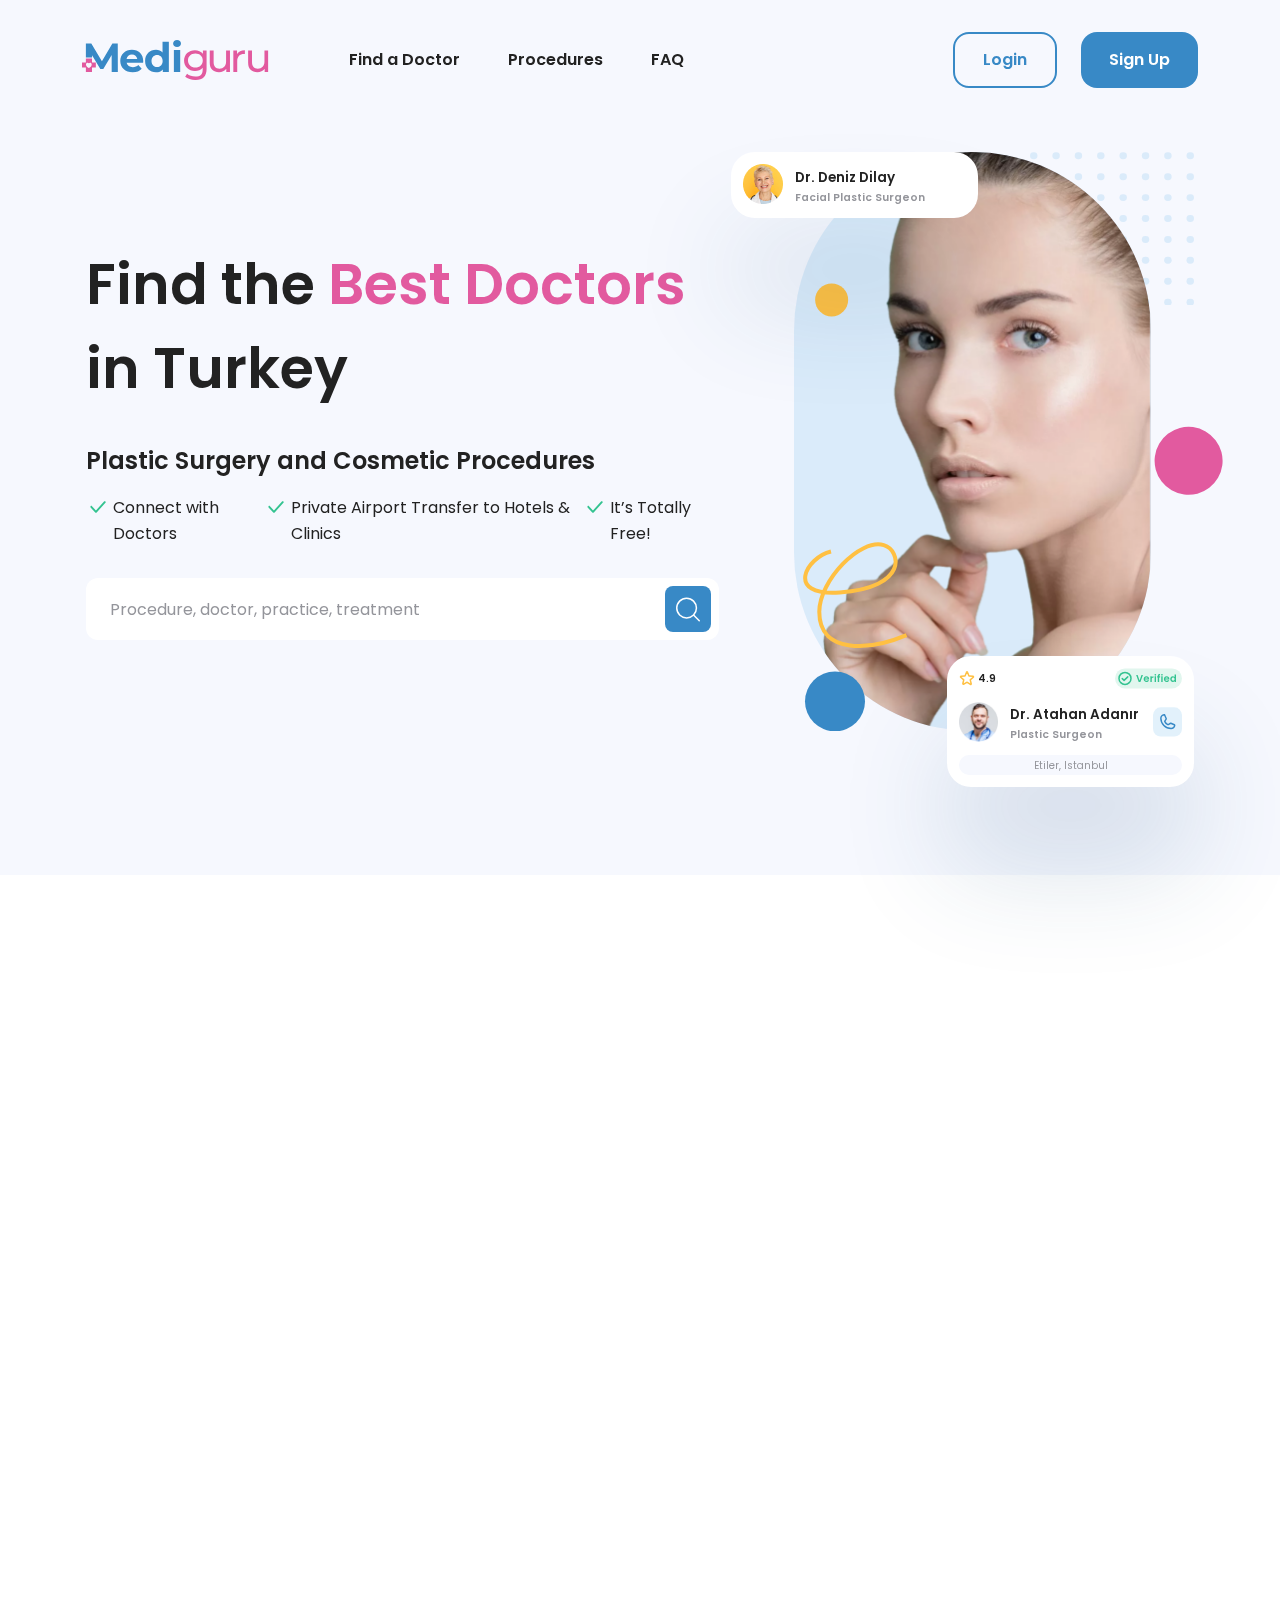
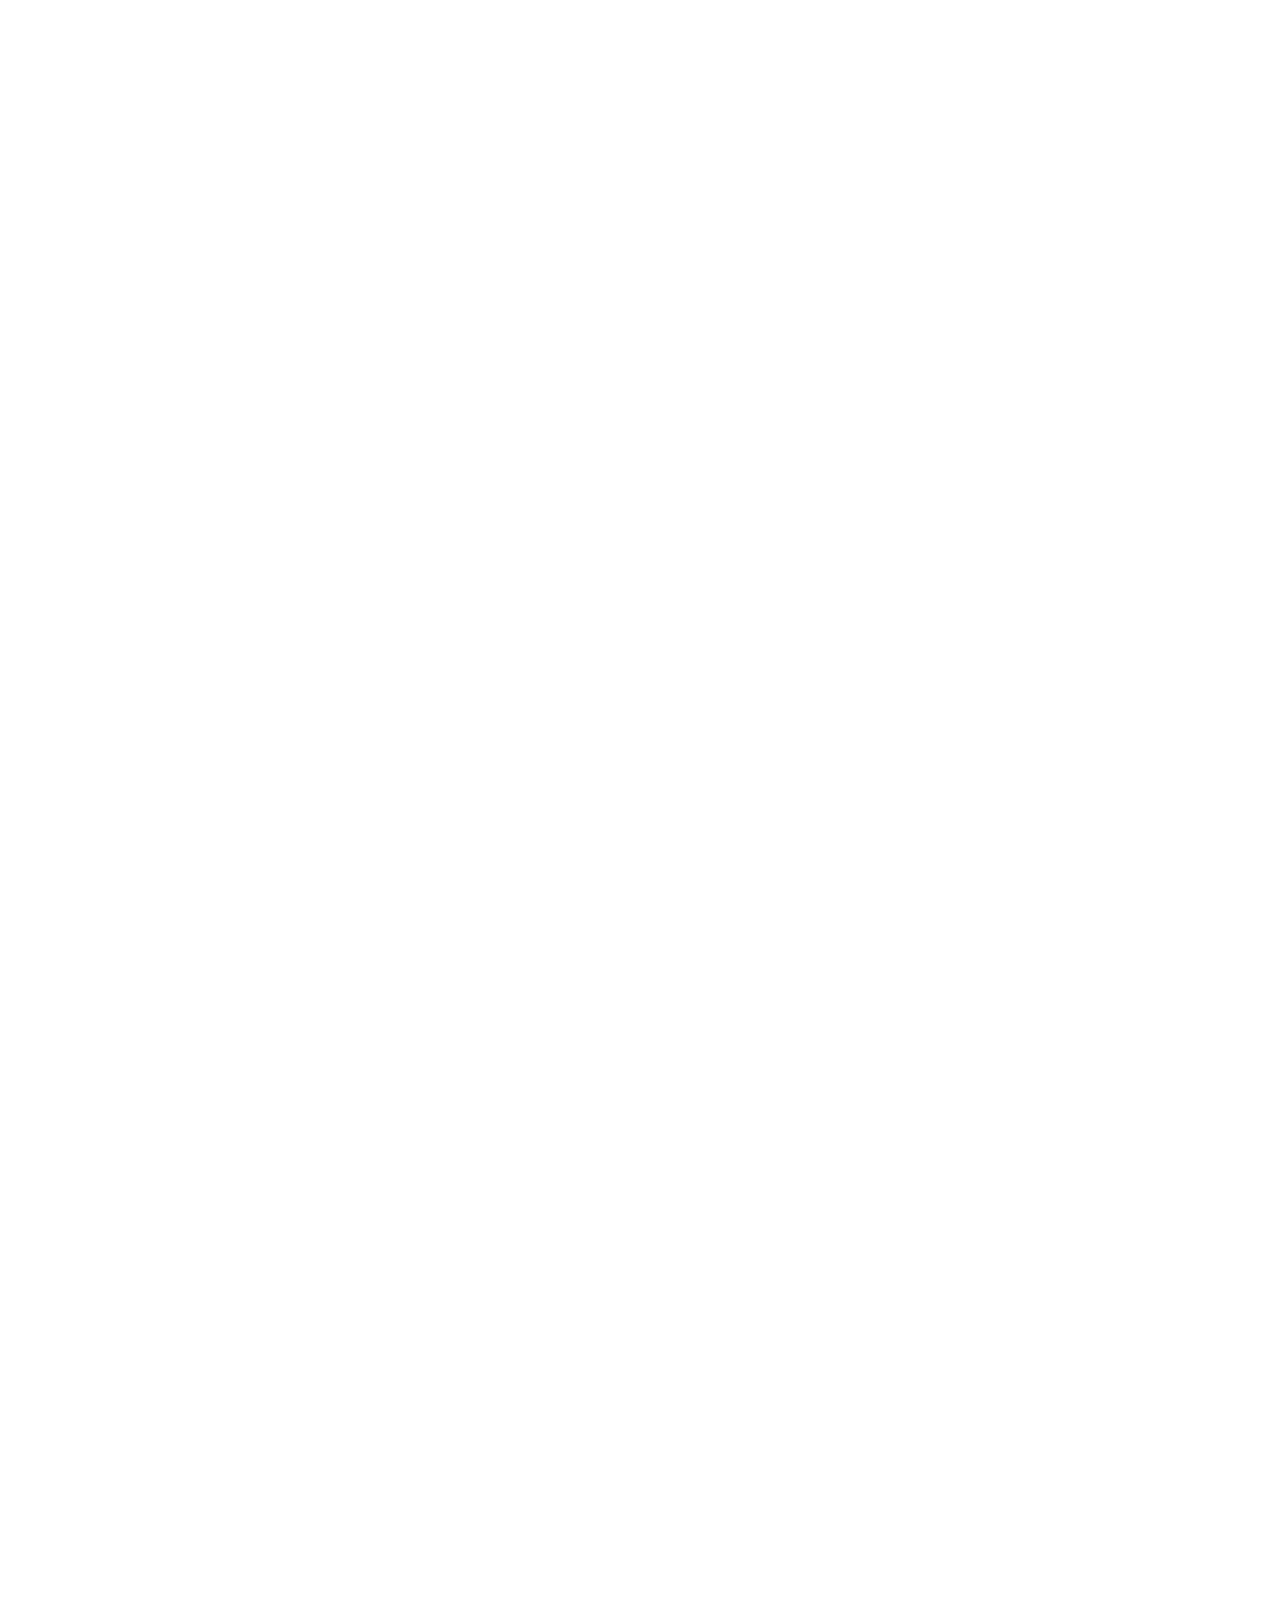
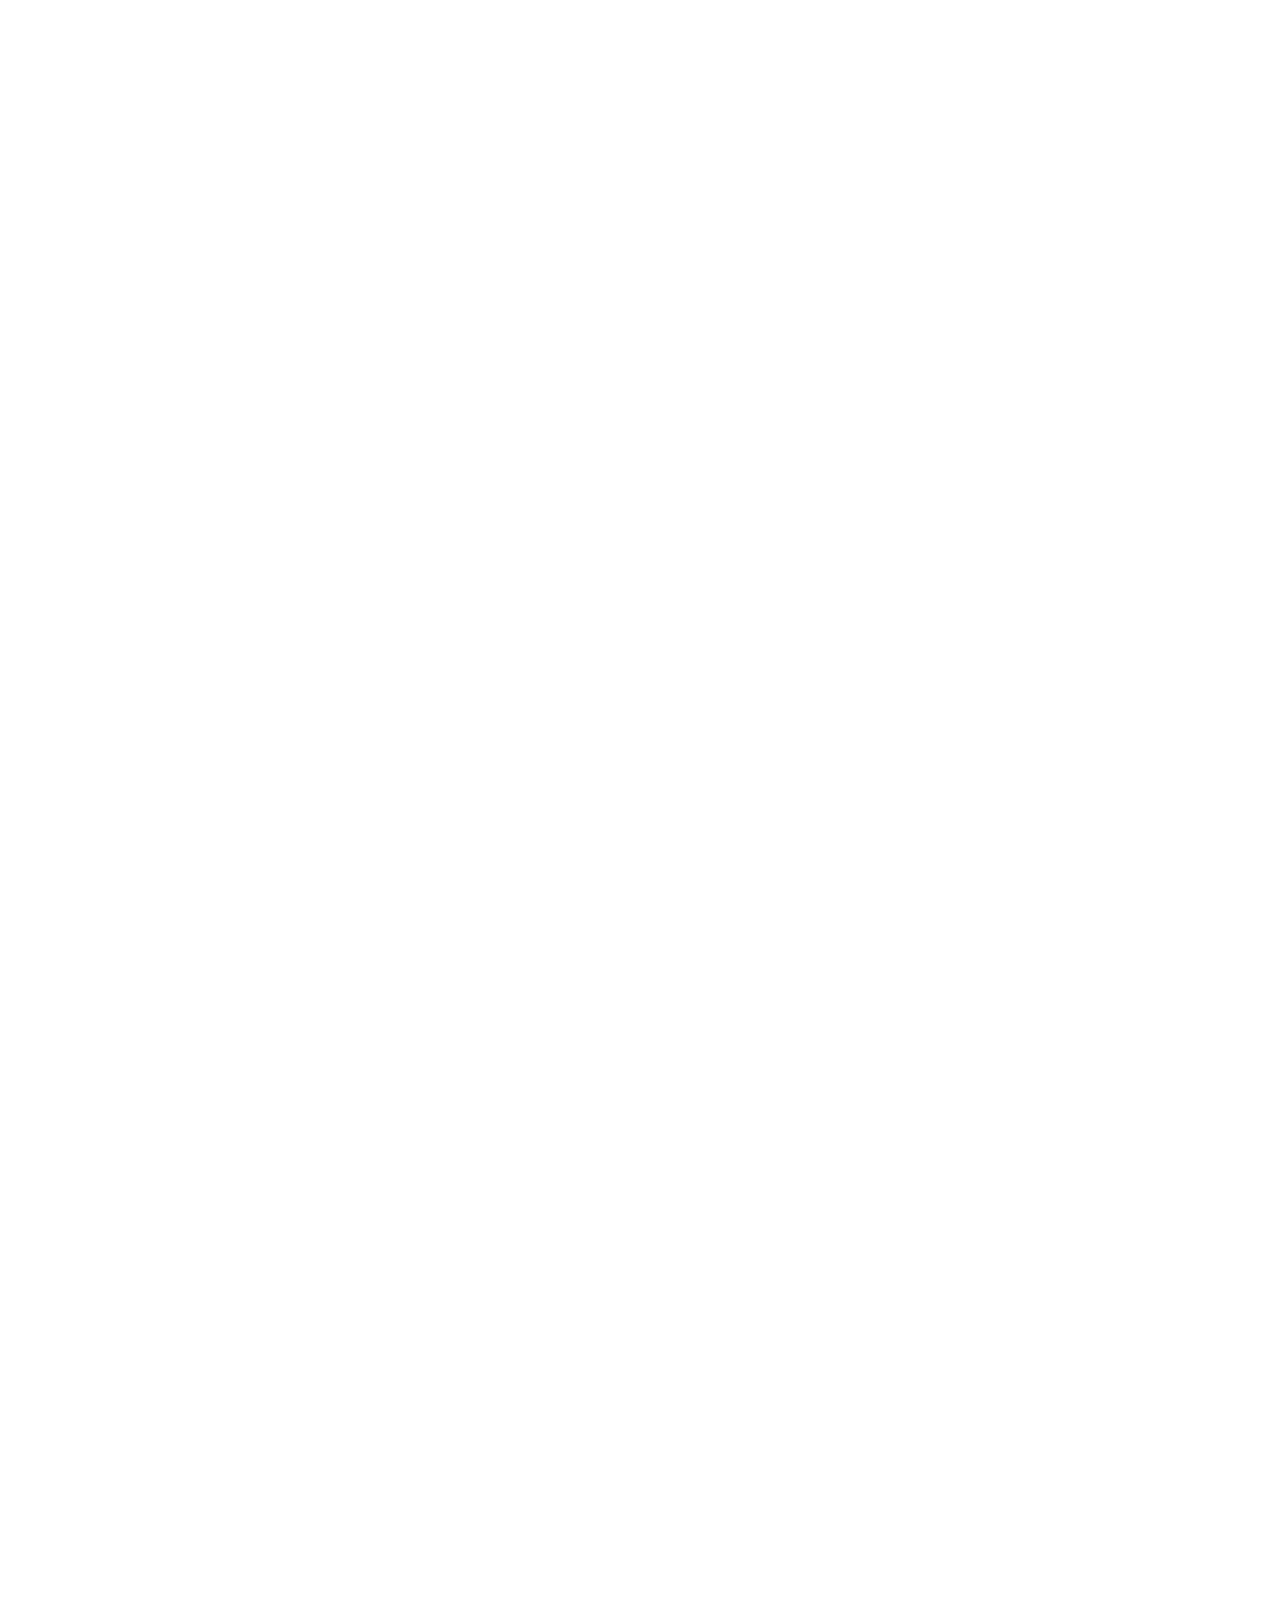
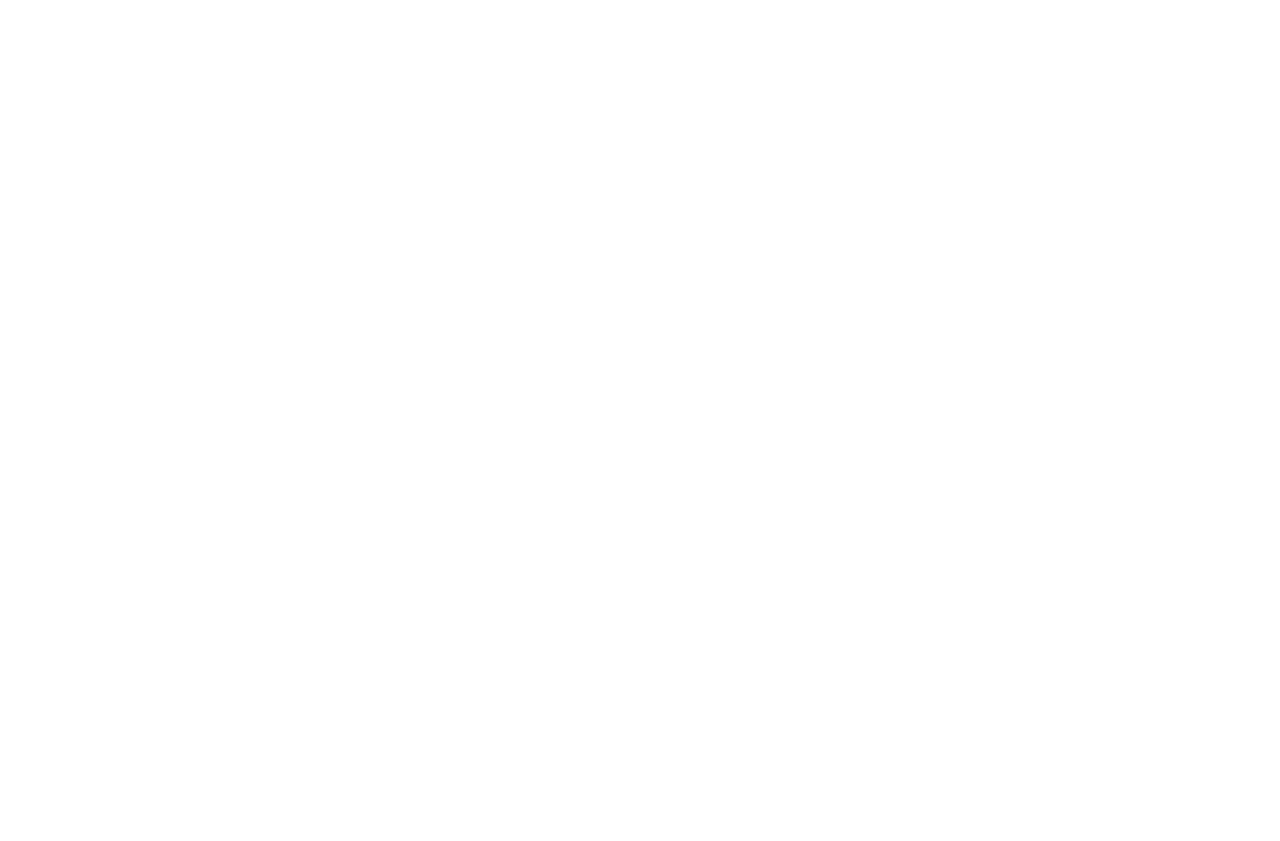
<file: index.html>
<!DOCTYPE html>
<html lang="en">
  <head>
    <meta charset="UTF-8" />
    <meta name="viewport" content="width=device-width, initial-scale=1, shrink-to-fit=no" />
    <meta http-equiv="x-ua-compatible" content="ie=edge" />
    <title>Mediguru</title>
    <link rel="icon" type="image/png" href="img/favicon.png" />
    <link
      href="https://fonts.googleapis.com/css2?family=Poppins:ital,wght@0,400;0,500;0,600;1,400;1,500;1,600&display=swap"
      rel="stylesheet"
    />
    <!-- Font Awesome -->
    <link rel="stylesheet" href="https://use.fontawesome.com/releases/v5.11.2/css/all.css" />
    <!-- Styles -->
    <link rel="stylesheet" href="css/mdb.pro.css" />
    <link rel="stylesheet" href="js/telinput/css/intlTelInput.css" />
    <link rel="stylesheet" href="css/aos.css" />
  </head>
  <body>
    <!-- Header -->
    <section class="header">
      <!-- Navbar -->
      <nav
        class="navbar navbar-expand-lg d-none d-sm-none d-lg-flex"
        aos-init
        aos-animate
        data-aos="fade-down"
        data-aos-duration="800"
      >
        <div class="container">
          <div class="left">
            <div class="logo">
              <a href=""><img src="img/logo.svg" alt="Mediguru" /></a>
            </div>
            <ul class="navbar-nav me-auto mb-2 mb-lg-0">
              <li class="nav-item">
                <a class="nav-link" aria-current="page" href="https://ferdiaktac.github.io/mediguru/find-a-doctor">Find a Doctor</a>
              </li>
              <li class="nav-item">
                <a class="nav-link" href="https://ferdiaktac.github.io/mediguru/procedures">Procedures</a>
              </li>
              <li class="nav-item">
                <a class="nav-link" href="https://ferdiaktac.github.io/mediguru/faq">FAQ</a>
              </li>
            </ul>
          </div>
          <div class="right">
            <!-- Nav-Search -->
            <div class="hero-search form-group">
              <form autocomplete="off" action="">
                <input
                  type="text"
                  id="search"
                  class="form-control form-control-lg"
                  required
                  placeholder="Procedure, doctor, practice, treatment"
                  name="search"
                  autocomplete="off"
                />
                <a href="#" data-toggle="tooltip" data-mdb-placement="bottom" title="Close" class="search-close-button"
                  ><img src="img/icons/cross.svg"
                /></a>
              </form>
            </div>
            <!-- Nav-Search -->
            <a
              class="btn btn-floating search-button"
              href="#"
              role="button"
              data-toggle="tooltip"
              data-mdb-placement="bottom"
              title="Search"
              ><img src="img/icons/Search.svg"
            /></a>
            <!-- User Menu -->
            <!-- <div class="user">
              <div class="dropdown">
                <a
                  class="dropdown-toggle"
                  href="#"
                  role="button"
                  id="dropdownMenuLink"
                  data-toggle="dropdown"
                  aria-expanded="false"
                >
                  <img src="img/icons/UserCircle.svg" />
                  Jane Smith
                </a>

                <ul class="dropdown-menu" aria-labelledby="dropdownMenuLink">
                  <li>
                    <a class="dropdown-item" href="#">
                      <img src="img/icons/User.svg" />Account Details</a
                    >
                  </li>
                  <li>
                    <a class="dropdown-item" href="#">
                      <img src="img/icons/HeartStraight.svg" />Favourite
                      Doctor</a
                    >
                  </li>
                  <li>
                    <a class="dropdown-item" href="#">
                      <img src="img/icons/CalendarBlank.svg" />Reservations</a
                    >
                  </li>
                  <li>
                    <a class="dropdown-item" href="#">
                      <img src="img/icons/LockOpen.svg" />Change Password</a
                    >
                  </li>
                  <li>
                    <a class="dropdown-item" href="#">
                      <img src="img/icons/SignOut.svg" />Logout</a
                    >
                  </li>
                </ul>
              </div>
            </div> -->
            <!-- User Menu End -->

            <div class="signin-up">
              <a
                class="btn btn-outline-primary mr-4"
                href="#"
                role="button"
                data-toggle="modal"
                data-target="#loginModal"
                >Login</a
              >
              <a class="btn btn-primary" href="#" role="button" data-toggle="modal" data-target="#RegisterModal"
                >Sign Up</a
              >
            </div>
          </div>
        </div>
      </nav>
      <!-- Navbar End -->

      <!-- Navbar Mobile -->
      <nav class="navbar navbar-expand-sm d-sm-flex d-lg-none">
        <div class="container">
          <div class="left col-3 justify-content-start">
            <div class="menu">
              <a href="#" role="button" data-toggle="modal" data-target="#MobileMenu">
                <img src="img/icons/menu.svg" alt="" />
              </a>
            </div>
          </div>
          <div class="logo col-6 d-flex justify-content-center">
            <a href=""><img src="img/logo.svg" alt="Mediguru" /></a>
          </div>
          <div class="right col-3 justify-content-end">
            <a
              class="btn btn-floating search-button"
              href="#"
              role="button"
              data-toggle="tooltip"
              data-mdb-placement="bottom"
              title="Search"
              ><img src="img/icons/Search.svg" width="24"
            /></a>
            <!-- Nav-Search -->
            <div class="row">
              <div class="col">
                <div class="hero-search form-group">
                  <form autocomplete="off" action="">
                    <input
                      type="text"
                      id="searchMobile"
                      class="form-control form-control-lg"
                      required
                      placeholder="Procedure, doctor, practice, treatment"
                      name="search"
                      autocomplete="off"
                    />
                    <a
                      href="#"
                      data-toggle="tooltip"
                      data-mdb-placement="bottom"
                      title="Close"
                      class="search-close-button"
                      ><img src="img/icons/cross.svg"
                    /></a>
                  </form>
                </div>
              </div>
            </div>
            <!-- Nav-Search -->
            <div class="account">
              <a href="#" role="button" data-toggle="modal" data-target="#SignInUp">
                <img src="img/icons/UserCircle.svg" alt="" />
              </a>
            </div>
          </div>
        </div>
      </nav>
      <!-- Navbar End -->

      <!-- Hero -->
      <div class="container-fluid g-0 hero mb-4">
        <div class="container">
          <div class="row">
            <div class="col-lg-7 left" aos-init aos-animate data-aos="fade-right" data-aos-duration="800">
              <div class="big-title d1">Find the <span>Best Doctors</span><br />in Turkey</div>
              <div class="info">
                <h4>Plastic Surgery and Cosmetic Procedures</h4>
                <ul>
                  <li>Connect with Doctors</li>
                  <li>Private Airport Transfer to Hotels & Clinics</li>
                  <li>It’s Totally Free!</li>
                </ul>
              </div>
              <div class="hero-search form-group">
                <form action="">
                  <input
                    type="text"
                    id="search_hero"
                    class="form-control form-control-lg"
                    placeholder="Procedure, doctor, practice, treatment"
                    name="search"
                    autocomplete="off"
                    required
                  />
                  <button type="submit" class="btn btn-primary btn-floating">
                    <i class="search"></i>
                  </button>
                </form>
              </div>
            </div>
            <div
              class="col-lg-5 right d-none d-lg-block d-xl-block"
              aos-init
              aos-animate
              data-aos="fade-left"
              data-aos-duration="800"
            >
              <div class="hero-slider">
                <!-- Doctor Hero-->
                <div class="hero-doctors">
                  <div class="doctor-hero-1">
                    <div id="drcarousel1" class="carousel slide carousel-fade w-100" data-ride="carousel">
                      <div class="carousel-inner">
                        <div class="carousel-item active">
                          <div class="doctor-hero-1-item">
                            <div class="left">
                              <img src="img/doctors/doctor-hero-1.png" alt="" />
                            </div>
                            <div class="right">
                              <span class="doctor-name">Dr. Deniz Dilay</span>
                              <p>Facial Plastic Surgeon</p>
                            </div>
                          </div>
                        </div>
                        <div class="carousel-item">
                          <div class="doctor-hero-1-item">
                            <div class="left">
                              <img src="img/doctors/doctor-hero-3.png" alt="" />
                            </div>
                            <div class="right">
                              <span class="doctor-name">Dr. Yaşar Utku</span>
                              <p>Orthopaedic Surgeon</p>
                            </div>
                          </div>
                        </div>
                      </div>
                    </div>
                  </div>
                  <div class="doctor-hero-2">
                    <div id="drcarousel2" class="carousel slide carousel-fade w-100" data-ride="carousel">
                      <div class="carousel-inner">
                        <div class="carousel-item active">
                          <div class="doctor-hero-2-item">
                            <div class="top">
                              <div class="rate"><img src="img/star.svg" alt="" />4.9</div>
                              <img src="img/verified.svg" />
                            </div>
                            <div class="center">
                              <img src="img/doctors/doctor-hero-2.png" alt="" />
                              <div class="doctor-name">
                                <span>Dr. Atahan Adanır</span>
                                <p>Plastic Surgeon</p>
                              </div>
                              <img class="phone" src="img/phone.svg" />
                            </div>
                            <div class="bottom">Etiler, Istanbul</div>
                          </div>
                        </div>
                        <div class="carousel-item">
                          <div class="doctor-hero-2-item">
                            <div class="top">
                              <div class="rate"><img src="img/star.svg" alt="" />5.0</div>
                              <img src="img/verified.svg" />
                            </div>
                            <div class="center">
                              <img src="img/doctors/doctor-hero-4.png" alt="" />
                              <div class="doctor-name">
                                <span>Dr. Sırma Begüm</span>
                                <p>Dermatologist</p>
                              </div>
                              <img class="phone" src="img/phone.svg" />
                            </div>
                            <div class="bottom">Kadıköy, Istanbul</div>
                          </div>
                        </div>
                      </div>
                    </div>
                  </div>
                </div>
                <!-- Slide-->
                <div class="slide-mask">
                  <div id="homecarousel" class="carousel slide carousel-fade" data-ride="carousel">
                    <div class="carousel-inner">
                      <div class="carousel-item active">
                        <img src="img/slide/home-1.png" class="d-block w-100" />
                      </div>
                      <div class="carousel-item">
                        <img src="img/slide/home-2.png" class="d-block w-100" />
                      </div>
                      <div class="carousel-item">
                        <img src="img/slide/home-3.png" class="d-block w-100" />
                      </div>
                      <div class="carousel-item">
                        <img src="img/slide/home-4.png" class="d-block w-100" />
                      </div>
                      <div class="carousel-item">
                        <img src="img/slide/home-5.png" class="d-block w-100" />
                      </div>
                      <div class="carousel-item">
                        <img src="img/slide/home-6.png" class="d-block w-100" />
                      </div>
                      <div class="carousel-item">
                        <img src="img/slide/home-7.png" class="d-block w-100" />
                      </div>
                      <div class="carousel-item">
                        <img src="img/slide/home-8.png" class="d-block w-100" />
                      </div>
                      <div class="carousel-item">
                        <img src="img/slide/home-9.png" class="d-block w-100" />
                      </div>
                      <div class="carousel-item">
                        <img src="img/slide/home-10.png" class="d-block w-100" />
                      </div>
                      <div class="carousel-item">
                        <img src="img/slide/home-11.png" class="d-block w-100" />
                      </div>
                    </div>
                  </div>
                </div>
                <div class="shape-square"></div>
                <div class="shape d-lg-none d-xl-block"></div>
              </div>
            </div>
          </div>
        </div>
      </div>
      <!-- Hero End -->
    </section>
    <!-- Header End -->

    <!-- How it works -->
    <section class="home" aos-init aos-animate data-aos="fade-up" data-aos-duration="1000">
      <div class="container">
        <h1 class="mb-5 text-center">How It Works</h1>
        <div class="row">
          <div class="col-lg-4" aos-init aos-animate data-aos="fade-right" data-aos-duration="800">
            <div class="feature">
              <img src="img/icons/how-it-works-1.svg" alt="" />
              <h5>Easily Connect with the Doctor</h5>
              <p class="p16">
                Consult to the doctors via WhatsApp calls or messages and get information about costs & treatments.
              </p>
            </div>
          </div>
          <div class="col-lg-4" aos-init aos-animate data-aos="zoom-in" data-aos-duration="800">
            <div class="feature">
              <img src="img/icons/how-it-works-2.svg" alt="" />
              <h5>Make a Free Reservation</h5>
              <p class="p16">
                Once your doctor appointment is booked, we schedule your private and FREE transfer on Mediguru. Our
                representative will contact you to confirm your appointment.
              </p>
            </div>
          </div>
          <div class="col-lg-4" aos-init aos-animate data-aos="fade-left" data-aos-duration="800">
            <div class="feature">
              <img src="img/icons/how-it-works-3.svg" alt="" />
              <h5>Easily Connect with the Doctor</h5>
              <p class="p16">
                Our team will meet you at the airport and take you to anywhere you want (Hotel, Clinic, Hospital,
                Airport)
                <b>without any additional cost.</b>
              </p>
            </div>
          </div>
        </div>
      </div>
    </section>
    <!-- How it works End-->

    <!-- Popular Procedures -->
    <section class="home" aos-init aos-animate data-aos="fade-up" data-aos-duration="1000">
      <div class="container">
        <h1 class="mb-5 text-center">Popular Procedures</h1>
        <div class="row" id="procedures-data"></div>
        <div class="col-12 d-flex justify-content-center mt-4">
          <a class="btn btn-primary" href="#">View All Procedures</a>
        </div>
      </div>
    </section>
    <!-- Popular Procedures End -->

    <!-- Don't Need Your Card -->
    <section class="home fluid-mobile" aos-init aos-animate data-aos="fade-up" data-aos-duration="1000">
      <div class="container-fluid">
        <div class="row">
          <div class="col-lg-6 d-none d-sm-none d-lg-flex"></div>
          <div class="col-lg-6 bg-gray d-none d-sm-none d-lg-flex"></div>
        </div>
        <div class="container">
          <div class="row">
            <div class="col-lg-6" aos-init aos-animate data-aos="fade-right" data-aos-duration="800">
              <img src="img/home-section-image.png" alt="" class="w-100" />
            </div>
            <div
              class="col-lg-6 dont-need-credit-card"
              aos-init
              aos-animate
              data-aos="fade-left"
              data-aos-duration="800"
            >
              <div class="d2 ml-5">We don’t need your credit card.</div>
              <p class="ml-5 pt-4 p20">
                Mediguru is a free platform that aims to help patients connect with the best doctors in Turkey. Our
                platform also offers FREE airport transfer and assistance services.
              </p>
            </div>
          </div>
        </div>
      </div>
    </section>
    <!-- Don't Need Your Card End -->

    <!-- Doctors -->
    <section class="home" aos-init aos-animate data-aos="fade-up" data-aos-duration="1000">
      <div class="container">
        <h1 class="mb-5 text-center">Find a Doctor</h1>
        <div class="row" id="doctors-data"></div>
        <div class="col-12 d-flex justify-content-center mt-4">
          <a class="btn btn-primary" href="#">View All Doctors</a>
        </div>
      </div>
    </section>
    <!-- Doctors End -->

    <!-- Footer -->
    <footer>
      <div class="container ask-a-question" aos-init aos-animate data-aos="fade-up" data-aos-duration="1000">
        <div class="row">
          <div class="col-lg-6 d-flex flex-column justify-content-center">
            <div class="d1 mb-4">Get started with us</div>
            <p class="p20">
              Need more time to discuss? Don’t worry, we are ready to help you 24/7. Please fill in the column on the
              right to get started.
            </p>
          </div>
          <div class="col-lg-5 offset-lg-1">
            <form action="">
              <h3 class="mb-32">Ask a question</h3>
              <div class="form-group">
                <input
                  type="text"
                  class="form-control form-control-lg"
                  id="Ask_FullName"
                  placeholder="Full Name"
                  required="required"
                />
              </div>
              <div class="form-group">
                <input
                  type="email"
                  class="form-control form-control-lg"
                  id="Ask_Email"
                  placeholder="Email"
                  required="required"
                />
              </div>
              <div class="form-group">
                <textarea
                  type="textarea"
                  class="form-control form-control-lg"
                  id="Ask_Messsage"
                  placeholder="Message"
                  required="required"
                  style="height: 100px; resize: none"
                ></textarea>
              </div>
              <button type="submit" class="btn btn-primary w-100">Send</button>
            </form>
          </div>
        </div>
      </div>
      <div class="container footer" aos-init aos-animate data-aos="fade-up" data-aos-duration="1000">
        <div class="row">
          <div class="col-lg-4 mediguru mb-md-4">
            <img src="img/logo.svg" alt="" />
            <span>Find the Best Doctors in Turkey</span>
            <ul class="social">
              <li>
                <a href=""><img src="img/icons/facebook.svg" alt="" /> </a>
              </li>
              <li>
                <a href=""><img src="img/icons/twitter.svg" alt="" /> </a>
              </li>
              <li>
                <a href=""><img src="img/icons/instagram.svg" alt="" /> </a>
              </li>
              <li>
                <a href=""><img src="img/icons/linkedin.svg" alt="" /> </a>
              </li>
            </ul>
          </div>
          <div class="col-lg-2 mb-md-4">
            <h4 class="title">About</h4>
            <ul class="footer-menu">
              <li><a href="">Menu Item</a></li>
              <li><a href="">Menu Item</a></li>
              <li><a href="">Menu Item</a></li>
              <li><a href="">Terms & Conditions</a></li>
              <li><a href="">Privacy Policy</a></li>
            </ul>
          </div>
          <div class="col-lg-2 mb-md-4">
            <h4 class="title">Link</h4>
            <ul class="footer-menu">
              <li><a href="">Find a Doctor</a></li>
              <li><a href="">Procedures</a></li>
              <li><a href="">FAQ</a></li>
              <li><a href="">Menu Item</a></li>
              <li><a href="">Menu Item</a></li>
            </ul>
          </div>
          <div class="col-lg-4">
            <h4 class="title">Contact</h4>
            <ul class="footer-menu">
              <li>
                <img src="img/icons/Phone.svg" />
                <a href="tel:+90 850 888 88 88">+90 850 888 88 88</a>
              </li>
              <li>
                <img src="img/icons/Envelope.svg" />
                <a href="mailto:contact@mediguru.com">contact@mediguru.com</a>
              </li>
              <li>
                <img src="img/icons/MapPin.svg" />
                Mecidiyekoy Neighborhood, Selahattin Pinar Road, Apartment Number:25/2<br />Sisli/Istanbul TURKEY
              </li>
            </ul>
          </div>
          <div class="col-lg-12 copyright">© 2023 All Rights Reserved - <a href="">Mediguru</a></div>
        </div>
      </div>
    </footer>
    <!-- Footer End-->

    <!-- Modals -->

    <!--Login Modal-->
    <div class="modal fade bottom" id="loginModal" tabindex="-1" aria-labelledby="#loginModal" aria-hidden="true">
      <div class="modal-dialog modal-dialog-centered">
        <div class="modal-content">
          <div class="modal-header d-flex justify-content-center">
            <h3 class="modal-title" id="#loginModal">Login</h3>
          </div>
          <div class="modal-body">
            <form>
              <div class="form-group">
                <label for="Email">Email</label>
                <input
                  type="email"
                  class="form-control form-control-lg"
                  id="Email"
                  placeholder="Email"
                  required="required"
                />
              </div>
              <div class="form-group">
                <label for="loginPassword">Password</label>
                <input
                  type="password"
                  class="form-control form-control-lg"
                  id="password"
                  placeholder="Password"
                  required="required"
                />
              </div>
              <div class="row justify-content-between">
                <div class="col">
                  <div class="form-check">
                    <input type="checkbox" class="form-check-input" id="Remember" />
                    <label class="form-check-label" for="Remember">Remember me</label>
                  </div>
                </div>
                <div class="col text-right">
                  <a
                    type="button"
                    class="btn btn-link"
                    data-toggle="modal"
                    data-target="#ForgotPassword"
                    data-dismiss="modal"
                    >Forgot Password</a
                  >
                </div>
              </div>
              <button type="submit" class="btn btn-primary w-100">Login</button>
              <div class="row">
                <div class="col text-center mt-4">
                  Don’t have an account?
                  <a
                    type="button"
                    class="btn btn-link"
                    data-toggle="modal"
                    data-dismiss="modal"
                    data-target="#RegisterModal"
                    >Register</a
                  >
                </div>
              </div>
            </form>
          </div>
        </div>
      </div>
    </div>
    <!--Login Modal end-->

    <!--Register Modal-->
    <div class="modal fade bottom" id="RegisterModal" tabindex="-1" aria-labelledby="#RegisterModal" aria-hidden="true">
      <div class="modal-dialog modal-dialog-centered modal-dialog-scrollable">
        <div class="modal-content">
          <div class="modal-header d-flex justify-content-center">
            <h3 class="modal-title" id="#RegisterModal">Sign Up</h3>
          </div>
          <div class="modal-body">
            <form action="" oninput='up2.setCustomValidity(up2.value != up.value ? "Passwords do not match." : "")'>
              <div class="form-group">
                <label for="FullName">Full Name</label>
                <input
                  type="text"
                  class="form-control form-control-lg"
                  id="FullName"
                  placeholder="Full Name"
                  required="required"
                />
              </div>
              <div class="form-group">
                <label for="Email">Email</label>
                <input
                  type="email"
                  class="form-control form-control-lg"
                  id="EmailRegister"
                  placeholder="Email"
                  required="required"
                />
              </div>
              <div class="form-group">
                <label for="tel_number">Phone</label>
                <input
                  type="tel"
                  class="form-control form-control-lg"
                  id="tel_number"
                  name="tel_number"
                  required="required"
                />
              </div>
              <div class="form-group">
                <label for="password1">Password</label>
                <input
                  type="password"
                  class="form-control form-control-lg"
                  id="password1"
                  placeholder="Password"
                  required="required"
                  name="up"
                />
              </div>
              <div class="form-group">
                <label for="password2">Password Confirmation</label>
                <input
                  type="password"
                  class="form-control form-control-lg"
                  id="password2"
                  placeholder="Password Confirmation"
                  required="required"
                  name="up2"
                />
              </div>
              <div class="row justify-content-center">
                <div class="col">
                  <div class="form-check">
                    <input type="checkbox" class="form-check-input" id="Terms" />
                    <label class="form-check-label" for="Terms"
                      >I agree to the
                      <a type="button" class="btn btn-link" data-toggle="modal" data-target="#TermsAndConditions"
                        >Terms & Conditions</a
                      ></label
                    >
                  </div>
                </div>
              </div>
              <button type="submit" class="btn btn-primary w-100">Sign Up</button>
              <div class="row">
                <div class="col text-center mt-4">
                  Already have an account?
                  <a
                    type="button"
                    class="btn btn-link"
                    data-toggle="modal"
                    data-target="#loginModal"
                    data-dismiss="modal"
                    >Login</a
                  >
                </div>
              </div>
            </form>
          </div>
        </div>
      </div>
    </div>
    <!--Register Modal end-->

    <!--TermsAndConditions Modal-->
    <div
      class="modal fade bottom"
      id="TermsAndConditions"
      tabindex="-1"
      aria-labelledby="#TermsAndConditions"
      aria-hidden="true"
    >
      <div class="modal-dialog modal-dialog-centered modal-dialog-scrollable modal-lg">
        <div class="modal-content">
          <div class="modal-header d-flex justify-content-center pb-4">
            <h3 class="modal-title" id="#TermsAndConditions">Terms & Conditions</h3>
          </div>
          <div class="modal-body">
            <p>
              Lorem ipsum dolor sit amet, consectetur adipiscing elit. Nunc vestibulum egestas odio, eget vehicula
              libero feugiat vitae. Lorem ipsum dolor sit amet, consectetur adipiscing elit. Duis luctus turpis neque,
              sed sagittis lectus faucibus interdum. Vestibulum efficitur viverra faucibus. Duis sagittis vel velit ut
              faucibus. Aenean aliquet magna dolor, egestas commodo ligula varius a. Duis dignissim metus lacus, nec
              hendrerit arcu tempus et. Donec ligula metus, mollis et purus vitae, mattis hendrerit ante. Ut lacus enim,
              luctus ac semper vitae, efficitur vel purus. Vivamus venenatis venenatis eros, et varius ipsum. Nunc in
              odio nec ipsum malesuada fringilla. Nulla in orci lobortis, pretium nibh vel, sagittis ante. Suspendisse
              vitae nulla aliquam, auctor purus at, eleifend ex. Sed ullamcorper congue nulla ut semper. Curabitur
              pharetra aliquam est, a pharetra neque.
            </p>
            <p>
              Nam ac vulputate enim. Vivamus eu elit vitae nisl porttitor vestibulum id cursus urna. Proin et velit
              justo. Maecenas tempus viverra purus et consectetur. Proin consequat blandit augue vel sagittis. Sed quis
              lorem orci. In et tellus vitae turpis mollis laoreet vel gravida neque. Fusce ex nibh, bibendum non ornare
              eget, posuere ut eros. Mauris rutrum vel orci tincidunt convallis. Curabitur sapien nulla, fermentum sed
              nisi ut, euismod vehicula lectus. Donec et ipsum sed neque imperdiet ornare id vel sapien. Suspendisse
              auctor lacinia orci ut rutrum.
            </p>
            <p>
              Lorem ipsum dolor sit amet, consectetur adipiscing elit. Nunc vestibulum egestas odio, eget vehicula
              libero feugiat vitae. Lorem ipsum dolor sit amet, consectetur adipiscing elit. Duis luctus turpis neque,
              sed sagittis lectus faucibus interdum. Vestibulum efficitur viverra faucibus. Duis sagittis vel velit ut
              faucibus. Aenean aliquet magna dolor, egestas commodo ligula varius a. Duis dignissim metus lacus, nec
              hendrerit arcu tempus et. Donec ligula metus, mollis et purus vitae, mattis hendrerit ante. Ut lacus enim,
              luctus ac semper vitae, efficitur vel purus. Vivamus venenatis venenatis eros, et varius ipsum. Nunc in
              odio nec ipsum malesuada fringilla. Nulla in orci lobortis, pretium nibh vel, sagittis ante. Suspendisse
              vitae nulla aliquam, auctor purus at, eleifend ex. Sed ullamcorper congue nulla ut semper. Curabitur
              pharetra aliquam est, a pharetra neque.
            </p>
            <p>
              Nam ac vulputate enim. Vivamus eu elit vitae nisl porttitor vestibulum id cursus urna. Proin et velit
              justo. Maecenas tempus viverra purus et consectetur. Proin consequat blandit augue vel sagittis. Sed quis
              lorem orci. In et tellus vitae turpis mollis laoreet vel gravida neque. Fusce ex nibh, bibendum non ornare
              eget, posuere ut eros. Mauris rutrum vel orci tincidunt convallis. Curabitur sapien nulla, fermentum sed
              nisi ut, euismod vehicula lectus. Donec et ipsum sed neque imperdiet ornare id vel sapien. Suspendisse
              auctor lacinia orci ut rutrum.
            </p>
          </div>
          <div class="modal-footer justify-content-center">
            <button
              type="button"
              class="btn btn-outline-primary w-50"
              data-toggle="modal"
              data-target="#RegisterModal"
              data-dismiss="modal"
            >
              Close
            </button>
          </div>
        </div>
      </div>
    </div>
    <!--TermsAndConditions Modal end-->

    <!--Reset Password Modal-->
    <div
      class="modal fade bottom"
      id="ForgotPassword"
      tabindex="-1"
      aria-labelledby="#ForgotPassword"
      aria-hidden="true"
    >
      <div class="modal-dialog modal-dialog-centered">
        <div class="modal-content">
          <div class="modal-header d-flex justify-content-center flex-column">
            <h3 class="modal-title" id="#ForgotPassword">Reset Password</h3>
            <p>Enter your email address and we will send you a link to login.</p>
          </div>
          <div class="modal-body">
            <form>
              <div class="form-group">
                <label for="Email_Reset">Email</label>
                <input
                  type="email"
                  class="form-control form-control-lg"
                  id="Email_Reset"
                  placeholder="Email"
                  required="required"
                />
              </div>
              <button type="submit" class="btn btn-primary w-100">Send</button>
            </form>
          </div>
        </div>
      </div>
    </div>
    <!--Reset Password Modal end-->

    <!--Account Mobile Modal-->
    <div class="modal fade bottom" id="SignInUp" tabindex="-1" aria-labelledby="#SignInUp" aria-hidden="true">
      <div class="modal-dialog modal-dialog-centered">
        <div class="modal-content">
          <div class="modal-header d-flex justify-content-center">
            <h3 class="modal-title" id="#SignInUp">Account</h3>
          </div>
          <div class="modal-body">
            <div class="signin-up">
              <a
                class="btn btn-outline-primary w-100 mb-4"
                href="#"
                role="button"
                data-toggle="modal"
                data-target="#loginModal"
                data-dismiss="modal"
                >Login</a
              >
              <a
                class="btn btn-primary w-100"
                href="#"
                role="button"
                data-toggle="modal"
                data-target="#RegisterModal"
                data-dismiss="modal"
                >Sign Up</a
              >
            </div>
            <!-- If Logged In -->
            <!-- <div class="user">
              <div class="dropdown">
                <a>
                  <img src="img/icons/UserCircle.svg" />
                  Jane Smith
                </a>

                <ul class="dropdown-menu">
                  <li>
                    <a class="dropdown-item" href="#">
                      <img src="img/icons/User.svg" />Account Details</a
                    >
                  </li>
                  <li>
                    <a class="dropdown-item" href="#">
                      <img src="img/icons/HeartStraight.svg" />Favourite
                      Doctor</a
                    >
                  </li>
                  <li>
                    <a class="dropdown-item" href="#">
                      <img src="img/icons/CalendarBlank.svg" />Reservations</a
                    >
                  </li>
                  <li>
                    <a class="dropdown-item" href="#">
                      <img src="img/icons/LockOpen.svg" />Change Password</a
                    >
                  </li>
                  <li>
                    <a class="dropdown-item" href="#">
                      <img src="img/icons/SignOut.svg" />Logout</a
                    >
                  </li>
                </ul>
              </div>
            </div> -->
            <!-- If Logged In End -->
          </div>
        </div>
      </div>
    </div>
    <!--Account Mobile Modal end-->

    <!--Mobile Menu Modal-->
    <div class="modal fade bottom" id="MobileMenu" tabindex="-1" aria-labelledby="#MobileMenu" aria-hidden="true">
      <div class="modal-dialog modal-dialog-centered">
        <div class="modal-content">
          <div class="modal-header d-flex justify-content-center">
            <h3 class="modal-title" id="#MobileMenu">Menu</h3>
          </div>
          <div class="modal-body">
            <div class="user">
              <div class="dropdown">
                <ul class="dropdown-menu">
                  <li>
                    <a class="dropdown-item" href="#">Find a Doctor</a>
                  </li>
                  <li>
                    <a class="dropdown-item" href="#">Procedures</a>
                  </li>
                  <li>
                    <a class="dropdown-item" href="#">FAQ</a>
                  </li>
                </ul>
              </div>
            </div>
          </div>
        </div>
      </div>
    </div>
    <!--Mobile Menu Modal End -->

    <!-- Modals End -->
  </body>

  <!-- Scripts -->
  <script type="text/javascript" src="js/jquery-3.6.0.min.js"></script>
  <script type="text/javascript" src="js/mdb.min.js"></script>
  <script type="text/javascript" src="js/main.js"></script>
  <script type="text/javascript" src="js/aos.js"></script>
  <script type="text/javascript" src="js/telinput/js/utils.js"></script>
  <script type="text/javascript" src="js/telinput/js/intlTelInput.min.js"></script>

  <!-- Custom Scripts -->
  <script>
    // Get Doctors
    const FilterDataDoctors = document.getElementById("doctors-data");
    const getItems = () => {
      return fetch("data/doctors.json")
        .then((data) => data.json())
        .then((data) => {
          const filteredData = data.filter(
            (item) =>
              // Filter with Doctors ID's
              item.id === "dr_1" ||
              item.id === "dr_2" ||
              item.id === "dr_3" ||
              item.id === "dr_4" ||
              item.id === "dr_5" ||
              item.id === "dr_6" ||
              item.id === "dr_7" ||
              item.id === "dr_8" ||
              item.id === "dr_9" ||
              item.id === "dr_10" ||
              item.id === "dr_11" ||
              item.id === "dr_12"
          );
          return filteredData;
        });
    };

    getItems().then((items) => {
      renderItems(items);
    });

    // Doctor Template
    const renderItems = (items) => {
      const elements = items.map((item) => {
        const template = `
        <!-- Doctor Item -->
        <div class="col-lg-4 mb-32">
          <a href="${item.link}" class="doctor-item">
            <div class="left">
              <img src="${item.img}" alt="" />
            </div>
            <div class="right">
              <div class="top">
                <div class="doctor-info">
                  <h6 class="doctor-name">${item.name}</h6>
                  <span class="p14 semibold pt-1">${item.specialty}</span>
                </div>
                <div class="favorite">
                  <!-- If is not logged in -->
                  <!-- <div class="favorite" data-toggle="modal" data-target="#loginModal">
                  <input type="checkbox" class="favorite-checkbox" id="${item.id}" disabled/> -->
                  <!-- If is not logged in -->
                  <input type="checkbox" class="favorite-checkbox" id="${item.id}" />
                  <label for="${item.id}">
                    <svg id="heart-svg" viewBox="467 392 58 57" xmlns="http://www.w3.org/2000/svg">
                      <g id="Group" fill="none" fill-rule="evenodd" transform="translate(467 392)">
                        <path
                          d="M29.144 20.773c-.063-.13-4.227-8.67-11.44-2.59C7.63 28.795 28.94 43.256 29.143 43.394c.204-.138 21.513-14.6 11.44-25.213-7.214-6.08-11.377 2.46-11.44 2.59z"
                          id="heart"
                          fill="#c6d2db"
                        />
                        <circle id="main-circ" fill="#E2264D" opacity="0" cx="29.5" cy="29.5" r="1.5" />

                        <g id="grp7" opacity="0" transform="translate(7 6)">
                          <circle id="oval1" fill="#9CD8C3" cx="2" cy="6" r="2" />
                          <circle id="oval2" fill="#8CE8C3" cx="5" cy="2" r="2" />
                        </g>

                        <g id="grp6" opacity="0" transform="translate(0 28)">
                          <circle id="oval1" fill="#CC8EF5" cx="2" cy="7" r="2" />
                          <circle id="oval2" fill="#91D2FA" cx="3" cy="2" r="2" />
                        </g>

                        <g id="grp3" opacity="0" transform="translate(52 28)">
                          <circle id="oval2" fill="#9CD8C3" cx="2" cy="7" r="2" />
                          <circle id="oval1" fill="#8CE8C3" cx="4" cy="2" r="2" />
                        </g>

                        <g id="grp2" opacity="0" transform="translate(44 6)">
                          <circle id="oval2" fill="#CC8EF5" cx="5" cy="6" r="2" />
                          <circle id="oval1" fill="#CC8EF5" cx="2" cy="2" r="2" />
                        </g>

                        <g id="grp5" opacity="0" transform="translate(14 50)">
                          <circle id="oval1" fill="#91D2FA" cx="6" cy="5" r="2" />
                          <circle id="oval2" fill="#91D2FA" cx="2" cy="2" r="2" />
                        </g>

                        <g id="grp4" opacity="0" transform="translate(35 50)">
                          <circle id="oval1" fill="#F48EA7" cx="6" cy="5" r="2" />
                          <circle id="oval2" fill="#F48EA7" cx="2" cy="2" r="2" />
                        </g>

                        <g id="grp1" opacity="0" transform="translate(24)">
                          <circle id="oval1" fill="#9FC7FA" cx="2.5" cy="3" r="2" />
                          <circle id="oval2" fill="#9FC7FA" cx="7.5" cy="2" r="2" />
                        </g>
                      </g>
                    </svg>
                  </label>
                </div>
              </div>
              <div class="bottom">
                <div class="place">
                  <img src="img/icons/place.svg" alt="" />
                  ${item.city}
                </div>
                <div class="rating">
                  <div class="rate">
                    <img src="img/icons/star-outline.svg" alt="" />
                    ${item.rate}
                  </div>
                  <div class="comment">(<span>${item.comment}</span>)</div>
                </div>
              </div>
            </div>
          </a>
        </div>
        <!-- Doctor Item End-->
              `;
        return template;
      });
      FilterDataDoctors.innerHTML = elements.join("\n");
    };

    // Get Procedures
    const FilterDataProcedures = document.getElementById("procedures-data");
    const getItemsProcedures = () => {
      return fetch("data/procedures.json")
        .then((data) => data.json())
        .then((data) => {
          const filteredData = data.filter(
            (item) =>
              // Filter with Procedures ID's
              item.id === "pr_1" ||
              item.id === "pr_2" ||
              item.id === "pr_3" ||
              item.id === "pr_4" ||
              item.id === "pr_5" ||
              item.id === "pr_6" ||
              item.id === "pr_7" ||
              item.id === "pr_8" ||
              item.id === "pr_9" ||
              item.id === "pr_10" ||
              item.id === "pr_11" ||
              item.id === "pr_12"
          );
          return filteredData;
        });
    };

    getItemsProcedures().then((items) => {
      renderProcedureItems(items);
    });

    //Procedure Template
    const renderProcedureItems = (items) => {
      const elements = items.map((item) => {
        const template = `
        <!-- Procedure Item -->
          <div class="col-lg-3 col-md-6 col-xs-12 mb-32">
            <a class="procedure-item" id="${item.id}" href="#">
              <img src="${item.img}" alt="" />
              <div class="procedure-info">
                <h6 class="procedure-name">${item.title}</h6>
                <span class="p14 pt-1">${item.concern}</span>
              </div>
            </a>
          </div>
          <!-- Procedure Item End-->
          `;
        return template;
      });
      FilterDataProcedures.innerHTML = elements.join("\n");
    };
  </script>
  <!-- Scripts End -->
</html>
</file>
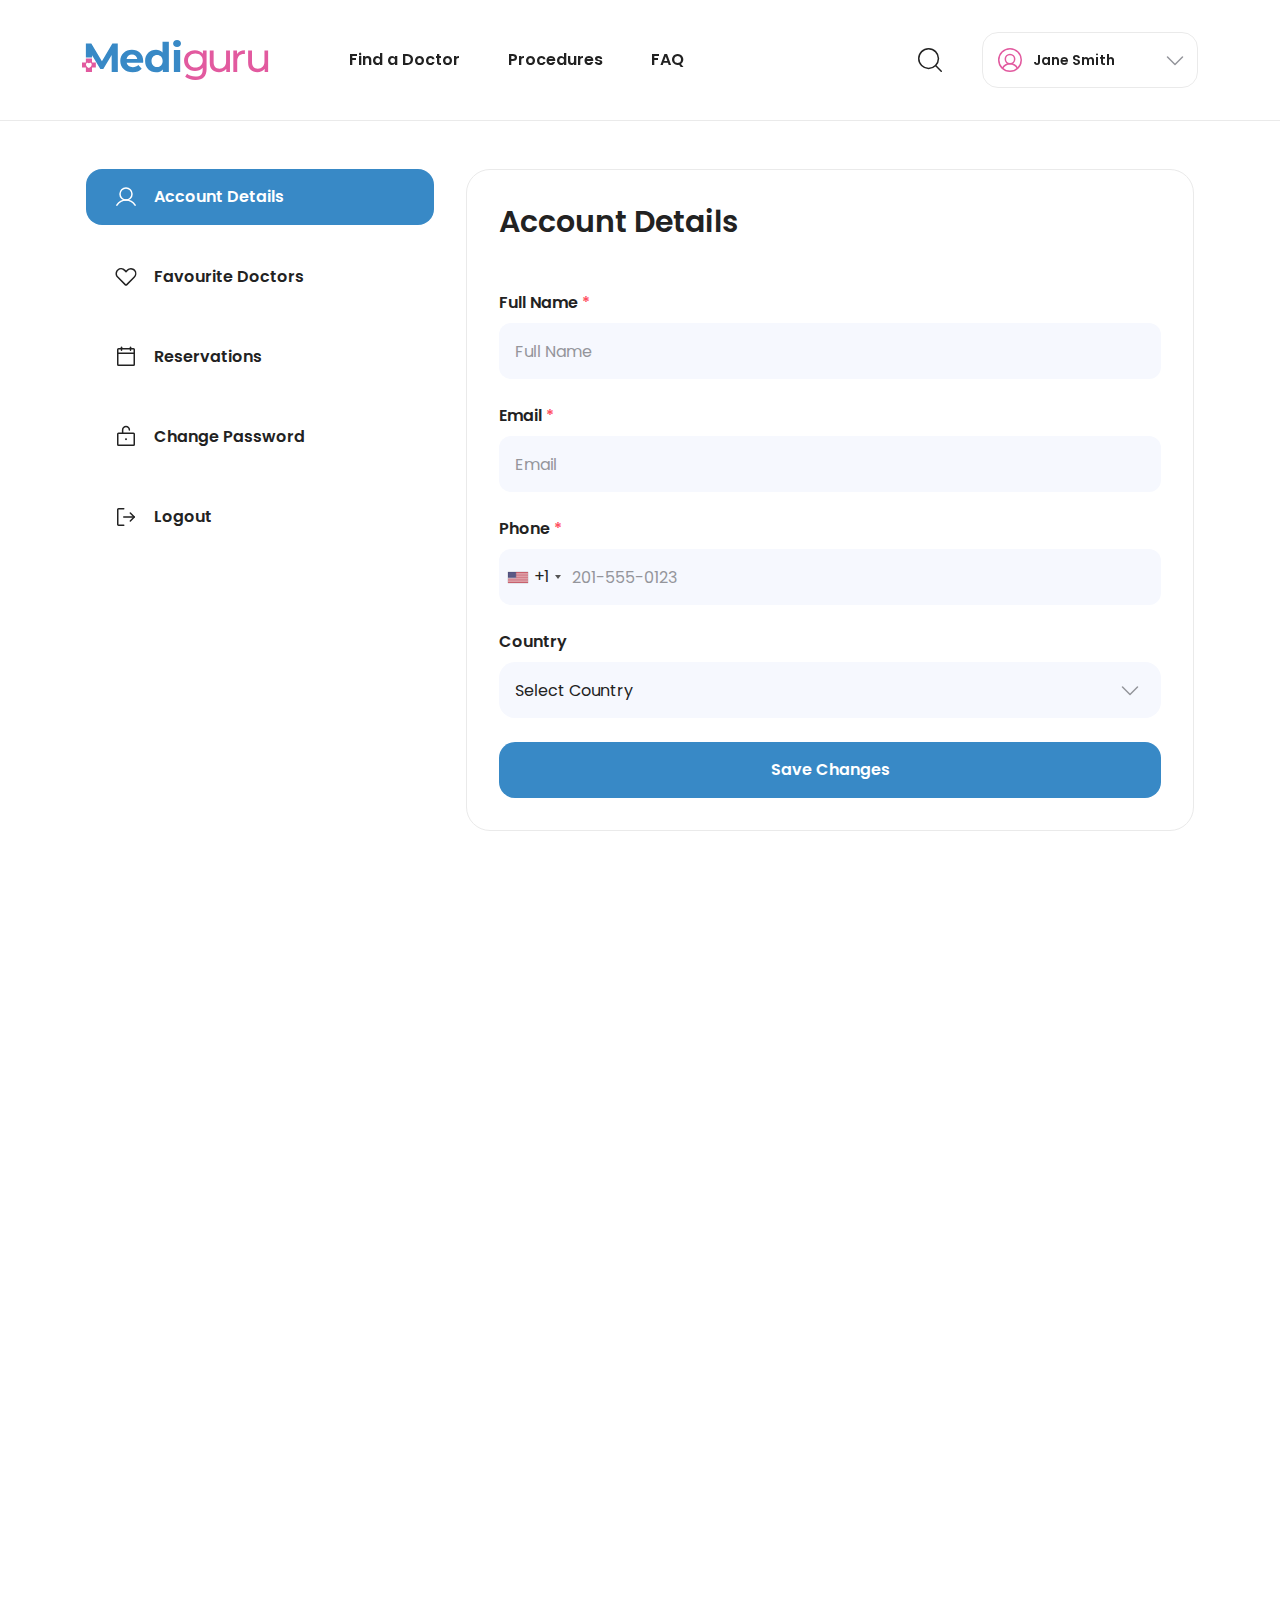
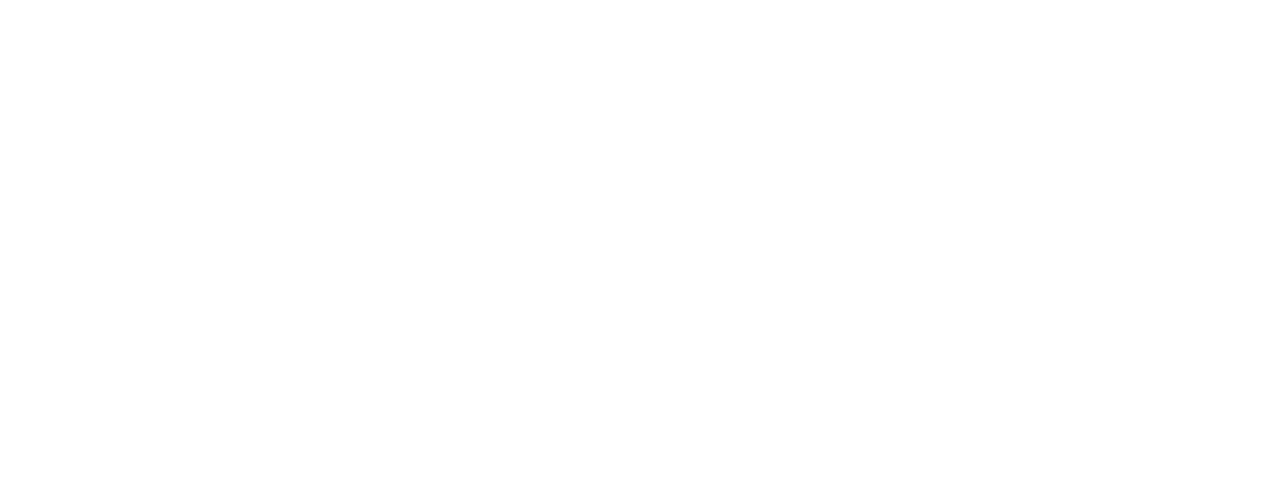
<file: account-details.html>
<!DOCTYPE html>
<html lang="en">
  <head>
    <meta charset="UTF-8" />
    <meta name="viewport" content="width=device-width, initial-scale=1, shrink-to-fit=no" />
    <meta http-equiv="x-ua-compatible" content="ie=edge" />
    <title>Mediguru</title>
    <link rel="icon" type="image/png" href="img/favicon.png" />
    <link
      href="https://fonts.googleapis.com/css2?family=Poppins:ital,wght@0,400;0,500;0,600;1,400;1,500;1,600&display=swap"
      rel="stylesheet"
    />
    <!-- Font Awesome -->
    <link rel="stylesheet" href="https://use.fontawesome.com/releases/v5.11.2/css/all.css" />
    <!-- Styles -->
    <link rel="stylesheet" href="css/mdb.pro.css" />
    <link rel="stylesheet" href="js/telinput/css/intlTelInput.css" />
    <link rel="stylesheet" href="css/aos.css" />
  </head>
  <body>
    <!-- Header -->
    <section class="header v2">
      <!-- Navbar -->
      <nav
        class="navbar navbar-expand-lg d-none d-sm-none d-lg-flex"
        aos-init
        aos-animate
        data-aos="fade-down"
        data-aos-duration="800"
      >
        <div class="container">
          <div class="left">
            <div class="logo">
              <a href=""><img src="img/logo.svg" alt="Mediguru" /></a>
            </div>
            <ul class="navbar-nav me-auto mb-2 mb-lg-0">
              <li class="nav-item">
                <a class="nav-link" aria-current="page" href="https://ferdiaktac.github.io/mediguru/find-a-doctor">Find a Doctor</a>
              </li>
              <li class="nav-item">
                <a class="nav-link" href="https://ferdiaktac.github.io/mediguru/procedures">Procedures</a>
              </li>
              <li class="nav-item">
                <a class="nav-link" href="https://ferdiaktac.github.io/mediguru/faq">FAQ</a>
              </li>
            </ul>
          </div>
          <div class="right">
            <!-- Nav-Search -->
            <div class="hero-search form-group">
              <form autocomplete="off" action="">
                <input
                  type="text"
                  id="search"
                  class="form-control form-control-lg"
                  required
                  placeholder="Procedure, doctor, practice, treatment"
                  name="search"
                  autocomplete="off"
                />
                <a href="#" data-toggle="tooltip" data-mdb-placement="bottom" title="Close" class="search-close-button"
                  ><img src="img/icons/cross.svg"
                /></a>
              </form>
            </div>
            <!-- Nav-Search -->
            <a
              class="btn btn-floating search-button"
              href="#"
              role="button"
              data-toggle="tooltip"
              data-mdb-placement="bottom"
              title="Search"
              ><img src="img/icons/Search.svg"
            /></a>
            <!-- User Menu -->
            <div class="user">
              <div class="dropdown">
                <a
                  class="dropdown-toggle"
                  href="#"
                  role="button"
                  id="dropdownMenuLink"
                  data-toggle="dropdown"
                  aria-expanded="false"
                >
                  <img src="img/icons/UserCircle.svg" />
                  Jane Smith
                </a>

                <ul class="dropdown-menu" aria-labelledby="dropdownMenuLink">
                  <li>
                    <a class="dropdown-item" href="#"> <img src="img/icons/User.svg" />Account Details</a>
                  </li>
                  <li>
                    <a class="dropdown-item" href="#"> <img src="img/icons/HeartStraight.svg" />Favourite Doctor</a>
                  </li>
                  <li>
                    <a class="dropdown-item" href="#"> <img src="img/icons/CalendarBlank.svg" />Reservations</a>
                  </li>
                  <li>
                    <a class="dropdown-item" href="#"> <img src="img/icons/LockOpen.svg" />Change Password</a>
                  </li>
                  <li>
                    <a class="dropdown-item" href="#"> <img src="img/icons/SignOut.svg" />Logout</a>
                  </li>
                </ul>
              </div>
            </div>
            <!-- User Menu End -->

            <!-- <div class="signin-up">
              <a
                class="btn btn-outline-primary mr-4"
                href="#"
                role="button"
                data-toggle="modal"
                data-target="#loginModal"
                >Login</a
              >
              <a class="btn btn-primary" href="#" role="button" data-toggle="modal" data-target="#RegisterModal"
                >Sign Up</a
              >
            </div> -->
          </div>
        </div>
      </nav>
      <!-- Navbar End -->

      <!-- Navbar Mobile -->
      <nav class="navbar navbar-expand-sm d-sm-flex d-lg-none">
        <div class="container">
          <div class="left col-3 justify-content-start">
            <div class="menu">
              <a href="#" role="button" data-toggle="modal" data-target="#MobileMenu">
                <img src="img/icons/menu.svg" alt="" />
              </a>
            </div>
          </div>
          <div class="logo col-6 d-flex justify-content-center">
            <a href=""><img src="img/logo.svg" alt="Mediguru" /></a>
          </div>
          <div class="right col-3 justify-content-end">
            <a
              class="btn btn-floating search-button"
              href="#"
              role="button"
              data-toggle="tooltip"
              data-mdb-placement="bottom"
              title="Search"
              ><img src="img/icons/Search.svg" width="24"
            /></a>
            <!-- Nav-Search -->
            <div class="row">
              <div class="col">
                <div class="hero-search form-group">
                  <form autocomplete="off" action="">
                    <input
                      type="text"
                      id="searchMobile"
                      class="form-control form-control-lg"
                      required
                      placeholder="Procedure, doctor, practice, treatment"
                      name="search"
                      autocomplete="off"
                    />
                    <a
                      href="#"
                      data-toggle="tooltip"
                      data-mdb-placement="bottom"
                      title="Close"
                      class="search-close-button"
                      ><img src="img/icons/cross.svg"
                    /></a>
                  </form>
                </div>
              </div>
            </div>
            <!-- Nav-Search -->
            <div class="account">
              <a href="#" role="button" data-toggle="modal" data-target="#SignInUp">
                <img src="img/icons/UserCircle.svg" alt="" />
              </a>
            </div>
          </div>
        </div>
      </nav>
      <!-- Navbar End -->
    </section>
    <!-- Header End -->

    <!-- Content -->
    <section class="account-section">
      <div class="container">
        <div class="row">
          <div class="col-lg-4">
            <div class="menu">
              <ul>
                <li class="active">
                  <a href="#"> <img src="img/icons/UserBlack.svg" alt="" />Account Details</a>
                </li>
                <li>
                  <a href="#"> <img src="img/icons/HeartStraightBlack.svg" alt="" />Favourite Doctors</a>
                </li>
                <li>
                  <a href="#"> <img src="img/icons/CalendarBlankBlack.svg" alt="" />Reservations</a>
                </li>
                <li>
                  <a href="#"> <img src="img/icons/LockOpenBlack.svg" alt="" />Change Password</a>
                </li>
                <li>
                  <a href="#"> <img src="img/icons/SignOutBlack.svg" alt="" />Logout</a>
                </li>
              </ul>
            </div>
          </div>
          <div class="col-lg-8">
            <div class="content">
              <h3 class="mb-5">Account Details</h3>
              <form action="">
                <div class="form-group required">
                  <label>Full Name</label>
                  <input
                    type="text"
                    class="form-control form-control-lg"
                    id="Account_FullName"
                    name="Account_FullName"
                    placeholder="Full Name"
                    required="required"
                    value=""
                  />
                </div>
                <div class="form-group required">
                  <label>Email</label>
                  <input
                    type="email"
                    class="form-control form-control-lg"
                    id="Account_Email"
                    name="Account_Email"
                    placeholder="Email"
                    required="required"
                    value=""
                  />
                </div>
                <div class="form-group required">
                  <label>Phone</label>
                  <input
                    type="tel"
                    class="form-control form-control-lg"
                    id="Account_tel_number"
                    name="tel_number"
                    required="required"
                    value=""
                  />
                </div>
                <div class="form-group">
                  <label>Country</label>
                  <select
                    class="select form-control form-control-lg"
                    id="Account_country"
                    name="country"
                    data-filter="true"
                  >
                    <option disabled selected hidden>Select Country</option>
                    <option value="Afghanistan">Afghanistan</option>
                    <option value="Åland Islands">Åland Islands</option>
                    <option value="Albania">Albania</option>
                    <option value="Algeria">Algeria</option>
                    <option value="American Samoa">American Samoa</option>
                    <option value="Andorra">Andorra</option>
                    <option value="Angola">Angola</option>
                    <option value="Anguilla">Anguilla</option>
                    <option value="Antarctica">Antarctica</option>
                    <option value="Antigua and Barbuda">Antigua and Barbuda</option>
                    <option value="Argentina">Argentina</option>
                    <option value="Armenia">Armenia</option>
                    <option value="Aruba">Aruba</option>
                    <option value="Australia">Australia</option>
                    <option value="Austria">Austria</option>
                    <option value="Azerbaijan">Azerbaijan</option>
                    <option value="Bahamas">Bahamas</option>
                    <option value="Bahrain">Bahrain</option>
                    <option value="Bangladesh">Bangladesh</option>
                    <option value="Barbados">Barbados</option>
                    <option value="Belarus">Belarus</option>
                    <option value="Belgium">Belgium</option>
                    <option value="Belize">Belize</option>
                    <option value="Benin">Benin</option>
                    <option value="Bermuda">Bermuda</option>
                    <option value="Bhutan">Bhutan</option>
                    <option value="Bolivia">Bolivia</option>
                    <option value="Bosnia and Herzegovina">Bosnia and Herzegovina</option>
                    <option value="Botswana">Botswana</option>
                    <option value="Bouvet Island">Bouvet Island</option>
                    <option value="Brazil">Brazil</option>
                    <option value="British Indian Ocean Territory">British Indian Ocean Territory</option>
                    <option value="Brunei Darussalam">Brunei Darussalam</option>
                    <option value="Bulgaria">Bulgaria</option>
                    <option value="Burkina Faso">Burkina Faso</option>
                    <option value="Burundi">Burundi</option>
                    <option value="Cambodia">Cambodia</option>
                    <option value="Cameroon">Cameroon</option>
                    <option value="Canada">Canada</option>
                    <option value="Cape Verde">Cape Verde</option>
                    <option value="Cayman Islands">Cayman Islands</option>
                    <option value="Central African Republic">Central African Republic</option>
                    <option value="Chad">Chad</option>
                    <option value="Chile">Chile</option>
                    <option value="China">China</option>
                    <option value="Christmas Island">Christmas Island</option>
                    <option value="Cocos (Keeling) Islands">Cocos (Keeling) Islands</option>
                    <option value="Colombia">Colombia</option>
                    <option value="Comoros">Comoros</option>
                    <option value="Congo">Congo</option>
                    <option value="Congo, The Democratic Republic of The">Congo, The Democratic Republic of The</option>
                    <option value="Cook Islands">Cook Islands</option>
                    <option value="Costa Rica">Costa Rica</option>
                    <option value="Cote D'ivoire">Cote D'ivoire</option>
                    <option value="Croatia">Croatia</option>
                    <option value="Cuba">Cuba</option>
                    <option value="Cyprus">Cyprus</option>
                    <option value="Czech Republic">Czech Republic</option>
                    <option value="Denmark">Denmark</option>
                    <option value="Djibouti">Djibouti</option>
                    <option value="Dominica">Dominica</option>
                    <option value="Dominican Republic">Dominican Republic</option>
                    <option value="Ecuador">Ecuador</option>
                    <option value="Egypt">Egypt</option>
                    <option value="El Salvador">El Salvador</option>
                    <option value="Equatorial Guinea">Equatorial Guinea</option>
                    <option value="Eritrea">Eritrea</option>
                    <option value="Estonia">Estonia</option>
                    <option value="Ethiopia">Ethiopia</option>
                    <option value="Falkland Islands (Malvinas)">Falkland Islands (Malvinas)</option>
                    <option value="Faroe Islands">Faroe Islands</option>
                    <option value="Fiji">Fiji</option>
                    <option value="Finland">Finland</option>
                    <option value="France">France</option>
                    <option value="French Guiana">French Guiana</option>
                    <option value="French Polynesia">French Polynesia</option>
                    <option value="French Southern Territories">French Southern Territories</option>
                    <option value="Gabon">Gabon</option>
                    <option value="Gambia">Gambia</option>
                    <option value="Georgia">Georgia</option>
                    <option value="Germany">Germany</option>
                    <option value="Ghana">Ghana</option>
                    <option value="Gibraltar">Gibraltar</option>
                    <option value="Greece">Greece</option>
                    <option value="Greenland">Greenland</option>
                    <option value="Grenada">Grenada</option>
                    <option value="Guadeloupe">Guadeloupe</option>
                    <option value="Guam">Guam</option>
                    <option value="Guatemala">Guatemala</option>
                    <option value="Guernsey">Guernsey</option>
                    <option value="Guinea">Guinea</option>
                    <option value="Guinea-bissau">Guinea-bissau</option>
                    <option value="Guyana">Guyana</option>
                    <option value="Haiti">Haiti</option>
                    <option value="Heard Island and Mcdonald Islands">Heard Island and Mcdonald Islands</option>
                    <option value="Holy See (Vatican City State)">Holy See (Vatican City State)</option>
                    <option value="Honduras">Honduras</option>
                    <option value="Hong Kong">Hong Kong</option>
                    <option value="Hungary">Hungary</option>
                    <option value="Iceland">Iceland</option>
                    <option value="India">India</option>
                    <option value="Indonesia">Indonesia</option>
                    <option value="Iran, Islamic Republic of">Iran, Islamic Republic of</option>
                    <option value="Iraq">Iraq</option>
                    <option value="Ireland">Ireland</option>
                    <option value="Isle of Man">Isle of Man</option>
                    <option value="Israel">Israel</option>
                    <option value="Italy">Italy</option>
                    <option value="Jamaica">Jamaica</option>
                    <option value="Japan">Japan</option>
                    <option value="Jersey">Jersey</option>
                    <option value="Jordan">Jordan</option>
                    <option value="Kazakhstan">Kazakhstan</option>
                    <option value="Kenya">Kenya</option>
                    <option value="Kiribati">Kiribati</option>
                    <option value="Korea, Democratic People's Republic of">
                      Korea, Democratic People's Republic of
                    </option>
                    <option value="Korea, Republic of">Korea, Republic of</option>
                    <option value="Kuwait">Kuwait</option>
                    <option value="Kyrgyzstan">Kyrgyzstan</option>
                    <option value="Lao People's Democratic Republic">Lao People's Democratic Republic</option>
                    <option value="Latvia">Latvia</option>
                    <option value="Lebanon">Lebanon</option>
                    <option value="Lesotho">Lesotho</option>
                    <option value="Liberia">Liberia</option>
                    <option value="Libyan Arab Jamahiriya">Libyan Arab Jamahiriya</option>
                    <option value="Liechtenstein">Liechtenstein</option>
                    <option value="Lithuania">Lithuania</option>
                    <option value="Luxembourg">Luxembourg</option>
                    <option value="Macao">Macao</option>
                    <option value="Macedonia, The Former Yugoslav Republic of">
                      Macedonia, The Former Yugoslav Republic of
                    </option>
                    <option value="Madagascar">Madagascar</option>
                    <option value="Malawi">Malawi</option>
                    <option value="Malaysia">Malaysia</option>
                    <option value="Maldives">Maldives</option>
                    <option value="Mali">Mali</option>
                    <option value="Malta">Malta</option>
                    <option value="Marshall Islands">Marshall Islands</option>
                    <option value="Martinique">Martinique</option>
                    <option value="Mauritania">Mauritania</option>
                    <option value="Mauritius">Mauritius</option>
                    <option value="Mayotte">Mayotte</option>
                    <option value="Mexico">Mexico</option>
                    <option value="Micronesia, Federated States of">Micronesia, Federated States of</option>
                    <option value="Moldova, Republic of">Moldova, Republic of</option>
                    <option value="Monaco">Monaco</option>
                    <option value="Mongolia">Mongolia</option>
                    <option value="Montenegro">Montenegro</option>
                    <option value="Montserrat">Montserrat</option>
                    <option value="Morocco">Morocco</option>
                    <option value="Mozambique">Mozambique</option>
                    <option value="Myanmar">Myanmar</option>
                    <option value="Namibia">Namibia</option>
                    <option value="Nauru">Nauru</option>
                    <option value="Nepal">Nepal</option>
                    <option value="Netherlands">Netherlands</option>
                    <option value="Netherlands Antilles">Netherlands Antilles</option>
                    <option value="New Caledonia">New Caledonia</option>
                    <option value="New Zealand">New Zealand</option>
                    <option value="Nicaragua">Nicaragua</option>
                    <option value="Niger">Niger</option>
                    <option value="Nigeria">Nigeria</option>
                    <option value="Niue">Niue</option>
                    <option value="Norfolk Island">Norfolk Island</option>
                    <option value="Northern Mariana Islands">Northern Mariana Islands</option>
                    <option value="Norway">Norway</option>
                    <option value="Oman">Oman</option>
                    <option value="Pakistan">Pakistan</option>
                    <option value="Palau">Palau</option>
                    <option value="Palestinian Territory, Occupied">Palestinian Territory, Occupied</option>
                    <option value="Panama">Panama</option>
                    <option value="Papua New Guinea">Papua New Guinea</option>
                    <option value="Paraguay">Paraguay</option>
                    <option value="Peru">Peru</option>
                    <option value="Philippines">Philippines</option>
                    <option value="Pitcairn">Pitcairn</option>
                    <option value="Poland">Poland</option>
                    <option value="Portugal">Portugal</option>
                    <option value="Puerto Rico">Puerto Rico</option>
                    <option value="Qatar">Qatar</option>
                    <option value="Reunion">Reunion</option>
                    <option value="Romania">Romania</option>
                    <option value="Russian Federation">Russian Federation</option>
                    <option value="Rwanda">Rwanda</option>
                    <option value="Saint Helena">Saint Helena</option>
                    <option value="Saint Kitts and Nevis">Saint Kitts and Nevis</option>
                    <option value="Saint Lucia">Saint Lucia</option>
                    <option value="Saint Pierre and Miquelon">Saint Pierre and Miquelon</option>
                    <option value="Saint Vincent and The Grenadines">Saint Vincent and The Grenadines</option>
                    <option value="Samoa">Samoa</option>
                    <option value="San Marino">San Marino</option>
                    <option value="Sao Tome and Principe">Sao Tome and Principe</option>
                    <option value="Saudi Arabia">Saudi Arabia</option>
                    <option value="Senegal">Senegal</option>
                    <option value="Serbia">Serbia</option>
                    <option value="Seychelles">Seychelles</option>
                    <option value="Sierra Leone">Sierra Leone</option>
                    <option value="Singapore">Singapore</option>
                    <option value="Slovakia">Slovakia</option>
                    <option value="Slovenia">Slovenia</option>
                    <option value="Solomon Islands">Solomon Islands</option>
                    <option value="Somalia">Somalia</option>
                    <option value="South Africa">South Africa</option>
                    <option value="South Georgia and The South Sandwich Islands">
                      South Georgia and The South Sandwich Islands
                    </option>
                    <option value="Spain">Spain</option>
                    <option value="Sri Lanka">Sri Lanka</option>
                    <option value="Sudan">Sudan</option>
                    <option value="Suriname">Suriname</option>
                    <option value="Svalbard and Jan Mayen">Svalbard and Jan Mayen</option>
                    <option value="Swaziland">Swaziland</option>
                    <option value="Sweden">Sweden</option>
                    <option value="Switzerland">Switzerland</option>
                    <option value="Syrian Arab Republic">Syrian Arab Republic</option>
                    <option value="Taiwan">Taiwan</option>
                    <option value="Tajikistan">Tajikistan</option>
                    <option value="Tanzania, United Republic of">Tanzania, United Republic of</option>
                    <option value="Thailand">Thailand</option>
                    <option value="Timor-leste">Timor-leste</option>
                    <option value="Togo">Togo</option>
                    <option value="Tokelau">Tokelau</option>
                    <option value="Tonga">Tonga</option>
                    <option value="Trinidad and Tobago">Trinidad and Tobago</option>
                    <option value="Tunisia">Tunisia</option>
                    <option value="Turkey">Turkey</option>
                    <option value="Turkmenistan">Turkmenistan</option>
                    <option value="Turks and Caicos Islands">Turks and Caicos Islands</option>
                    <option value="Tuvalu">Tuvalu</option>
                    <option value="Uganda">Uganda</option>
                    <option value="Ukraine">Ukraine</option>
                    <option value="United Arab Emirates">United Arab Emirates</option>
                    <option value="United Kingdom">United Kingdom</option>
                    <option value="United States">United States</option>
                    <option value="United States Minor Outlying Islands">United States Minor Outlying Islands</option>
                    <option value="Uruguay">Uruguay</option>
                    <option value="Uzbekistan">Uzbekistan</option>
                    <option value="Vanuatu">Vanuatu</option>
                    <option value="Venezuela">Venezuela</option>
                    <option value="Viet Nam">Viet Nam</option>
                    <option value="Virgin Islands, British">Virgin Islands, British</option>
                    <option value="Virgin Islands, U.S.">Virgin Islands, U.S.</option>
                    <option value="Wallis and Futuna">Wallis and Futuna</option>
                    <option value="Western Sahara">Western Sahara</option>
                    <option value="Yemen">Yemen</option>
                    <option value="Zambia">Zambia</option>
                    <option value="Zimbabwe">Zimbabwe</option>
                  </select>
                </div>
                <button type="submit" class="btn btn-primary w-100">Save Changes</button>
              </form>
            </div>
          </div>
        </div>
      </div>
    </section>
    <!-- Content End -->

    <!-- Footer -->
    <footer>
      <div class="container ask-a-question" aos-init aos-animate data-aos="fade-up" data-aos-duration="1000">
        <div class="row">
          <div class="col-lg-6 d-flex flex-column justify-content-center">
            <div class="d1 mb-4">Get started with us</div>
            <p class="p20">
              Need more time to discuss? Don’t worry, we are ready to help you 24/7. Please fill in the column on the
              right to get started.
            </p>
          </div>
          <div class="col-lg-5 offset-lg-1">
            <form action="">
              <h3 class="mb-32">Ask a question</h3>
              <div class="form-group">
                <input
                  type="text"
                  class="form-control form-control-lg"
                  id="Ask_FullName"
                  placeholder="Full Name"
                  required="required"
                />
              </div>
              <div class="form-group">
                <input
                  type="email"
                  class="form-control form-control-lg"
                  id="Ask_Email"
                  placeholder="Email"
                  required="required"
                />
              </div>
              <div class="form-group">
                <textarea
                  type="textarea"
                  class="form-control form-control-lg"
                  id="Ask_Messsage"
                  placeholder="Message"
                  required="required"
                  style="height: 100px; resize: none"
                ></textarea>
              </div>
              <button type="submit" class="btn btn-primary w-100">Send</button>
            </form>
          </div>
        </div>
      </div>
      <div class="container footer" aos-init aos-animate data-aos="fade-up" data-aos-duration="1000">
        <div class="row">
          <div class="col-lg-4 mediguru mb-md-4">
            <img src="img/logo.svg" alt="" />
            <span>Find the Best Doctors in Turkey</span>
            <ul class="social">
              <li>
                <a href=""><img src="img/icons/facebook.svg" alt="" /> </a>
              </li>
              <li>
                <a href=""><img src="img/icons/twitter.svg" alt="" /> </a>
              </li>
              <li>
                <a href=""><img src="img/icons/instagram.svg" alt="" /> </a>
              </li>
              <li>
                <a href=""><img src="img/icons/linkedin.svg" alt="" /> </a>
              </li>
            </ul>
          </div>
          <div class="col-lg-2 mb-md-4">
            <h4 class="title">About</h4>
            <ul class="footer-menu">
              <li><a href="">Menu Item</a></li>
              <li><a href="">Menu Item</a></li>
              <li><a href="">Menu Item</a></li>
              <li><a href="">Terms & Conditions</a></li>
              <li><a href="">Privacy Policy</a></li>
            </ul>
          </div>
          <div class="col-lg-2 mb-md-4">
            <h4 class="title">Link</h4>
            <ul class="footer-menu">
              <li><a href="">Find a Doctor</a></li>
              <li><a href="">Procedures</a></li>
              <li><a href="">FAQ</a></li>
              <li><a href="">Menu Item</a></li>
              <li><a href="">Menu Item</a></li>
            </ul>
          </div>
          <div class="col-lg-4">
            <h4 class="title">Contact</h4>
            <ul class="footer-menu">
              <li>
                <img src="img/icons/Phone.svg" />
                <a href="tel:+90 850 888 88 88">+90 850 888 88 88</a>
              </li>
              <li>
                <img src="img/icons/Envelope.svg" />
                <a href="mailto:contact@mediguru.com">contact@mediguru.com</a>
              </li>
              <li>
                <img src="img/icons/MapPin.svg" />
                Mecidiyekoy Neighborhood, Selahattin Pinar Road, Apartment Number:25/2<br />Sisli/Istanbul TURKEY
              </li>
            </ul>
          </div>
          <div class="col-lg-12 copyright">© 2023 All Rights Reserved - <a href="">Mediguru</a></div>
        </div>
      </div>
    </footer>
    <!-- Footer End-->

    <!-- Modals -->

    <!--Login Modal-->
    <div class="modal fade bottom" id="loginModal" tabindex="-1" aria-labelledby="#loginModal" aria-hidden="true">
      <div class="modal-dialog modal-dialog-centered">
        <div class="modal-content">
          <div class="modal-header d-flex justify-content-center">
            <h3 class="modal-title" id="#loginModal">Login</h3>
          </div>
          <div class="modal-body">
            <form>
              <div class="form-group">
                <label for="Email">Email</label>
                <input
                  type="email"
                  class="form-control form-control-lg"
                  id="Email"
                  placeholder="Email"
                  required="required"
                />
              </div>
              <div class="form-group">
                <label for="loginPassword">Password</label>
                <input
                  type="password"
                  class="form-control form-control-lg"
                  id="password"
                  placeholder="Password"
                  required="required"
                />
              </div>
              <div class="row justify-content-between">
                <div class="col">
                  <div class="form-check">
                    <input type="checkbox" class="form-check-input" id="Remember" />
                    <label class="form-check-label" for="Remember">Remember me</label>
                  </div>
                </div>
                <div class="col text-right">
                  <a
                    type="button"
                    class="btn btn-link"
                    data-toggle="modal"
                    data-target="#ForgotPassword"
                    data-dismiss="modal"
                    >Forgot Password</a
                  >
                </div>
              </div>
              <button type="submit" class="btn btn-primary w-100">Login</button>
              <div class="row">
                <div class="col text-center mt-4">
                  Don’t have an account?
                  <a
                    type="button"
                    class="btn btn-link"
                    data-toggle="modal"
                    data-dismiss="modal"
                    data-target="#RegisterModal"
                    >Register</a
                  >
                </div>
              </div>
            </form>
          </div>
        </div>
      </div>
    </div>
    <!--Login Modal end-->

    <!--Register Modal-->
    <div class="modal fade bottom" id="RegisterModal" tabindex="-1" aria-labelledby="#RegisterModal" aria-hidden="true">
      <div class="modal-dialog modal-dialog-centered modal-dialog-scrollable">
        <div class="modal-content">
          <div class="modal-header d-flex justify-content-center">
            <h3 class="modal-title" id="#RegisterModal">Sign Up</h3>
          </div>
          <div class="modal-body">
            <form action="" oninput='up2.setCustomValidity(up2.value != up.value ? "Passwords do not match." : "")'>
              <div class="form-group">
                <label for="FullName">Full Name</label>
                <input
                  type="text"
                  class="form-control form-control-lg"
                  id="FullName"
                  placeholder="Full Name"
                  required="required"
                />
              </div>
              <div class="form-group">
                <label for="Email">Email</label>
                <input
                  type="email"
                  class="form-control form-control-lg"
                  id="EmailRegister"
                  placeholder="Email"
                  required="required"
                />
              </div>
              <div class="form-group">
                <label for="tel_number">Phone</label>
                <input
                  type="tel"
                  class="form-control form-control-lg"
                  id="tel_number"
                  name="tel_number"
                  required="required"
                />
              </div>
              <div class="form-group">
                <label for="password1">Password</label>
                <input
                  type="password"
                  class="form-control form-control-lg"
                  id="password1"
                  placeholder="Password"
                  required="required"
                  name="up"
                />
              </div>
              <div class="form-group">
                <label for="password2">Password Confirmation</label>
                <input
                  type="password"
                  class="form-control form-control-lg"
                  id="password2"
                  placeholder="Password Confirmation"
                  required="required"
                  name="up2"
                />
              </div>
              <div class="row justify-content-center">
                <div class="col">
                  <div class="form-check">
                    <input type="checkbox" class="form-check-input" id="Terms" />
                    <label class="form-check-label" for="Terms"
                      >I agree to the
                      <a type="button" class="btn btn-link" data-toggle="modal" data-target="#TermsAndConditions"
                        >Terms & Conditions</a
                      ></label
                    >
                  </div>
                </div>
              </div>
              <button type="submit" class="btn btn-primary w-100">Sign Up</button>
              <div class="row">
                <div class="col text-center mt-4">
                  Already have an account?
                  <a
                    type="button"
                    class="btn btn-link"
                    data-toggle="modal"
                    data-target="#loginModal"
                    data-dismiss="modal"
                    >Login</a
                  >
                </div>
              </div>
            </form>
          </div>
        </div>
      </div>
    </div>
    <!--Register Modal end-->

    <!--TermsAndConditions Modal-->
    <div
      class="modal fade bottom"
      id="TermsAndConditions"
      tabindex="-1"
      aria-labelledby="#TermsAndConditions"
      aria-hidden="true"
    >
      <div class="modal-dialog modal-dialog-centered modal-dialog-scrollable modal-lg">
        <div class="modal-content">
          <div class="modal-header d-flex justify-content-center pb-4">
            <h3 class="modal-title" id="#TermsAndConditions">Terms & Conditions</h3>
          </div>
          <div class="modal-body">
            <p>
              Lorem ipsum dolor sit amet, consectetur adipiscing elit. Nunc vestibulum egestas odio, eget vehicula
              libero feugiat vitae. Lorem ipsum dolor sit amet, consectetur adipiscing elit. Duis luctus turpis neque,
              sed sagittis lectus faucibus interdum. Vestibulum efficitur viverra faucibus. Duis sagittis vel velit ut
              faucibus. Aenean aliquet magna dolor, egestas commodo ligula varius a. Duis dignissim metus lacus, nec
              hendrerit arcu tempus et. Donec ligula metus, mollis et purus vitae, mattis hendrerit ante. Ut lacus enim,
              luctus ac semper vitae, efficitur vel purus. Vivamus venenatis venenatis eros, et varius ipsum. Nunc in
              odio nec ipsum malesuada fringilla. Nulla in orci lobortis, pretium nibh vel, sagittis ante. Suspendisse
              vitae nulla aliquam, auctor purus at, eleifend ex. Sed ullamcorper congue nulla ut semper. Curabitur
              pharetra aliquam est, a pharetra neque.
            </p>
            <p>
              Nam ac vulputate enim. Vivamus eu elit vitae nisl porttitor vestibulum id cursus urna. Proin et velit
              justo. Maecenas tempus viverra purus et consectetur. Proin consequat blandit augue vel sagittis. Sed quis
              lorem orci. In et tellus vitae turpis mollis laoreet vel gravida neque. Fusce ex nibh, bibendum non ornare
              eget, posuere ut eros. Mauris rutrum vel orci tincidunt convallis. Curabitur sapien nulla, fermentum sed
              nisi ut, euismod vehicula lectus. Donec et ipsum sed neque imperdiet ornare id vel sapien. Suspendisse
              auctor lacinia orci ut rutrum.
            </p>
            <p>
              Lorem ipsum dolor sit amet, consectetur adipiscing elit. Nunc vestibulum egestas odio, eget vehicula
              libero feugiat vitae. Lorem ipsum dolor sit amet, consectetur adipiscing elit. Duis luctus turpis neque,
              sed sagittis lectus faucibus interdum. Vestibulum efficitur viverra faucibus. Duis sagittis vel velit ut
              faucibus. Aenean aliquet magna dolor, egestas commodo ligula varius a. Duis dignissim metus lacus, nec
              hendrerit arcu tempus et. Donec ligula metus, mollis et purus vitae, mattis hendrerit ante. Ut lacus enim,
              luctus ac semper vitae, efficitur vel purus. Vivamus venenatis venenatis eros, et varius ipsum. Nunc in
              odio nec ipsum malesuada fringilla. Nulla in orci lobortis, pretium nibh vel, sagittis ante. Suspendisse
              vitae nulla aliquam, auctor purus at, eleifend ex. Sed ullamcorper congue nulla ut semper. Curabitur
              pharetra aliquam est, a pharetra neque.
            </p>
            <p>
              Nam ac vulputate enim. Vivamus eu elit vitae nisl porttitor vestibulum id cursus urna. Proin et velit
              justo. Maecenas tempus viverra purus et consectetur. Proin consequat blandit augue vel sagittis. Sed quis
              lorem orci. In et tellus vitae turpis mollis laoreet vel gravida neque. Fusce ex nibh, bibendum non ornare
              eget, posuere ut eros. Mauris rutrum vel orci tincidunt convallis. Curabitur sapien nulla, fermentum sed
              nisi ut, euismod vehicula lectus. Donec et ipsum sed neque imperdiet ornare id vel sapien. Suspendisse
              auctor lacinia orci ut rutrum.
            </p>
          </div>
          <div class="modal-footer justify-content-center">
            <button
              type="button"
              class="btn btn-outline-primary w-50"
              data-toggle="modal"
              data-target="#RegisterModal"
              data-dismiss="modal"
            >
              Close
            </button>
          </div>
        </div>
      </div>
    </div>
    <!--TermsAndConditions Modal end-->

    <!--Reset Password Modal-->
    <div
      class="modal fade bottom"
      id="ForgotPassword"
      tabindex="-1"
      aria-labelledby="#ForgotPassword"
      aria-hidden="true"
    >
      <div class="modal-dialog modal-dialog-centered">
        <div class="modal-content">
          <div class="modal-header d-flex justify-content-center flex-column">
            <h3 class="modal-title" id="#ForgotPassword">Reset Password</h3>
            <p>Enter your email address and we will send you a link to login.</p>
          </div>
          <div class="modal-body">
            <form>
              <div class="form-group">
                <label for="Email_Reset">Email</label>
                <input
                  type="email"
                  class="form-control form-control-lg"
                  id="Email_Reset"
                  placeholder="Email"
                  required="required"
                />
              </div>
              <button type="submit" class="btn btn-primary w-100">Send</button>
            </form>
          </div>
        </div>
      </div>
    </div>
    <!--Reset Password Modal end-->

    <!--Account Mobile Modal-->
    <div class="modal fade bottom" id="SignInUp" tabindex="-1" aria-labelledby="#SignInUp" aria-hidden="true">
      <div class="modal-dialog modal-dialog-centered">
        <div class="modal-content">
          <div class="modal-header d-flex justify-content-center">
            <h3 class="modal-title" id="#SignInUp">Account</h3>
          </div>
          <div class="modal-body">
            <!-- <div class="signin-up">
              <a
                class="btn btn-outline-primary w-100 mb-4"
                href="#"
                role="button"
                data-toggle="modal"
                data-target="#loginModal"
                data-dismiss="modal"
                >Login</a
              >
              <a
                class="btn btn-primary w-100"
                href="#"
                role="button"
                data-toggle="modal"
                data-target="#RegisterModal"
                data-dismiss="modal"
                >Sign Up</a
              >
            </div> -->
            <!-- If Logged In -->
            <div class="user">
              <div class="dropdown">
                <a>
                  <img src="img/icons/UserCircle.svg" />
                  Jane Smith
                </a>

                <ul class="dropdown-menu">
                  <li>
                    <a class="dropdown-item" href="#"> <img src="img/icons/User.svg" />Account Details</a>
                  </li>
                  <li>
                    <a class="dropdown-item" href="#"> <img src="img/icons/HeartStraight.svg" />Favourite Doctor</a>
                  </li>
                  <li>
                    <a class="dropdown-item" href="#"> <img src="img/icons/CalendarBlank.svg" />Reservations</a>
                  </li>
                  <li>
                    <a class="dropdown-item" href="#"> <img src="img/icons/LockOpen.svg" />Change Password</a>
                  </li>
                  <li>
                    <a class="dropdown-item" href="#"> <img src="img/icons/SignOut.svg" />Logout</a>
                  </li>
                </ul>
              </div>
            </div>
            <!-- If Logged In End -->
          </div>
        </div>
      </div>
    </div>
    <!--Account Mobile Modal end-->

    <!--Mobile Menu Modal-->
    <div class="modal fade bottom" id="MobileMenu" tabindex="-1" aria-labelledby="#MobileMenu" aria-hidden="true">
      <div class="modal-dialog modal-dialog-centered">
        <div class="modal-content">
          <div class="modal-header d-flex justify-content-center">
            <h3 class="modal-title" id="#MobileMenu">Menu</h3>
          </div>
          <div class="modal-body">
            <div class="user">
              <div class="dropdown">
                <ul class="dropdown-menu">
                  <li>
                    <a class="dropdown-item" href="#">Find a Doctor</a>
                  </li>
                  <li>
                    <a class="dropdown-item" href="#">Procedures</a>
                  </li>
                  <li>
                    <a class="dropdown-item" href="#">FAQ</a>
                  </li>
                </ul>
              </div>
            </div>
          </div>
        </div>
      </div>
    </div>
    <!--Mobile Menu Modal End -->

    <!-- Modals End -->
  </body>

  <!-- Scripts -->
  <script type="text/javascript" src="js/jquery-3.6.0.min.js"></script>
  <script type="text/javascript" src="js/mdb.min.js"></script>
  <script type="text/javascript" src="js/main.js"></script>
  <script type="text/javascript" src="js/aos.js"></script>
  <script type="text/javascript" src="js/telinput/js/utils.js"></script>
  <script type="text/javascript" src="js/telinput/js/intlTelInput.min.js"></script>

  <!-- Custom Scripts -->
  <script>
    // Account Tel Input
    $(function () {
      var input = document.querySelector("#Account_tel_number");
      window.intlTelInput(input, {
        utilsScript: "js/telinput/js/utils.js",
        initialCountry: "us",
        separateDialCode: true,
        initialCountry: "auto",
        geoIpLookup: function (callback) {
          $.get("https://ipinfo.io", function () {}, "jsonp").always(function (resp) {
            var countryCode = resp && resp.country ? resp.country : "us";
            callback(countryCode);
          });
        },
      });
    });
  </script>
  <!-- Scripts End -->
</html>
</file>
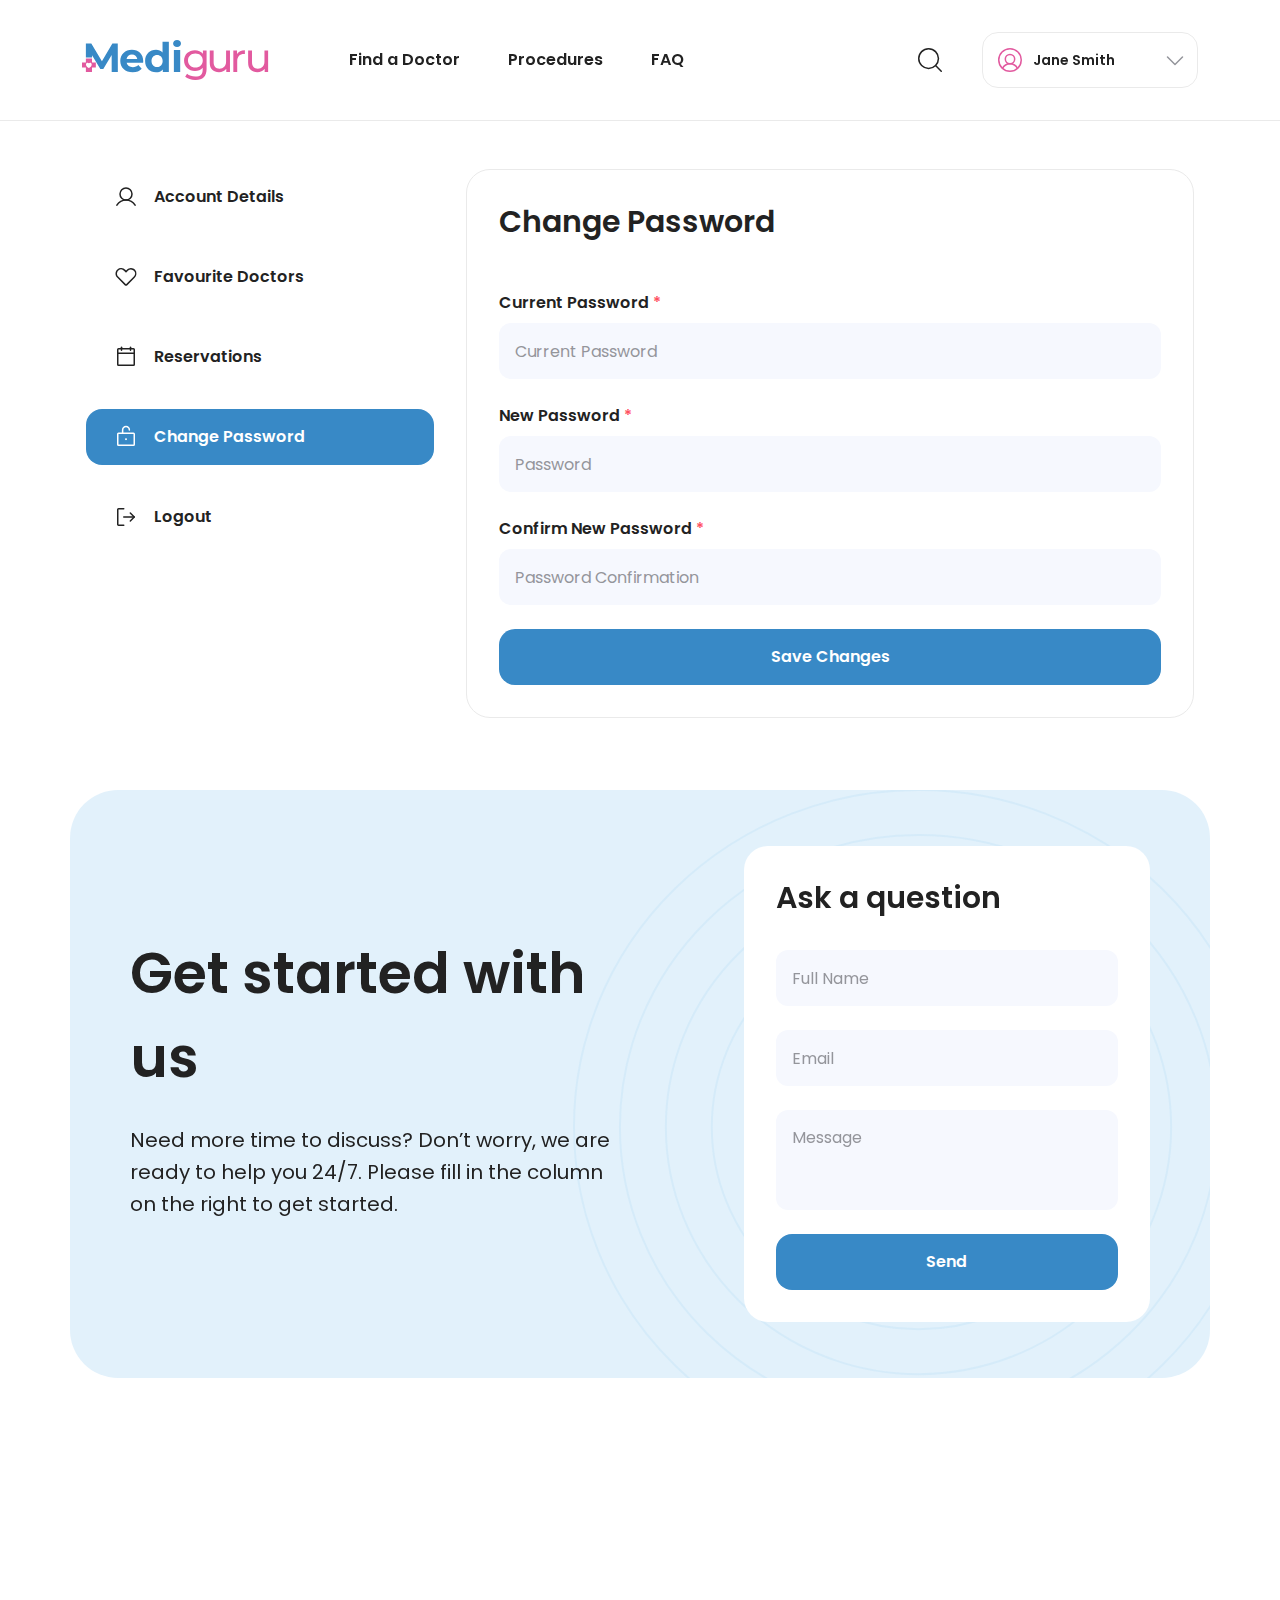
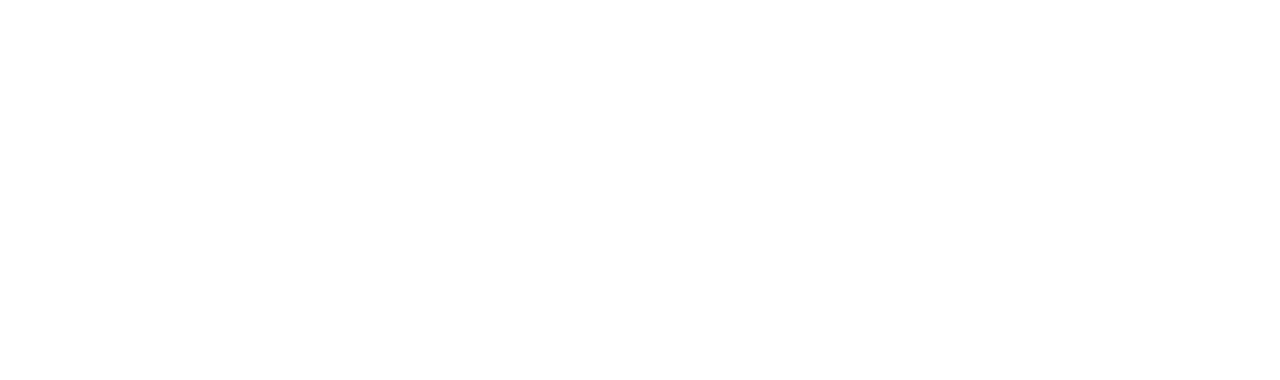
<file: change-password.html>
<!DOCTYPE html>
<html lang="en">
  <head>
    <meta charset="UTF-8" />
    <meta name="viewport" content="width=device-width, initial-scale=1, shrink-to-fit=no" />
    <meta http-equiv="x-ua-compatible" content="ie=edge" />
    <title>Mediguru</title>
    <link rel="icon" type="image/png" href="img/favicon.png" />
    <link
      href="https://fonts.googleapis.com/css2?family=Poppins:ital,wght@0,400;0,500;0,600;1,400;1,500;1,600&display=swap"
      rel="stylesheet"
    />
    <!-- Font Awesome -->
    <link rel="stylesheet" href="https://use.fontawesome.com/releases/v5.11.2/css/all.css" />
    <!-- Styles -->
    <link rel="stylesheet" href="css/mdb.pro.css" />
    <link rel="stylesheet" href="js/telinput/css/intlTelInput.css" />
    <link rel="stylesheet" href="css/aos.css" />
  </head>
  <body>
    <!-- Header -->
    <section class="header v2">
      <!-- Navbar -->
      <nav
        class="navbar navbar-expand-lg d-none d-sm-none d-lg-flex"
        aos-init
        aos-animate
        data-aos="fade-down"
        data-aos-duration="800"
      >
        <div class="container">
          <div class="left">
            <div class="logo">
              <a href=""><img src="img/logo.svg" alt="Mediguru" /></a>
            </div>
            <ul class="navbar-nav me-auto mb-2 mb-lg-0">
              <li class="nav-item">
                <a class="nav-link" aria-current="page" href="https://ferdiaktac.github.io/mediguru/find-a-doctor">Find a Doctor</a>
              </li>
              <li class="nav-item">
                <a class="nav-link" href="https://ferdiaktac.github.io/mediguru/procedures">Procedures</a>
              </li>
              <li class="nav-item">
                <a class="nav-link" href="https://ferdiaktac.github.io/mediguru/faq">FAQ</a>
              </li>
            </ul>
          </div>
          <div class="right">
            <!-- Nav-Search -->
            <div class="hero-search form-group">
              <form autocomplete="off" action="">
                <input
                  type="text"
                  id="search"
                  class="form-control form-control-lg"
                  required
                  placeholder="Procedure, doctor, practice, treatment"
                  name="search"
                  autocomplete="off"
                />
                <a href="#" data-toggle="tooltip" data-mdb-placement="bottom" title="Close" class="search-close-button"
                  ><img src="img/icons/cross.svg"
                /></a>
              </form>
            </div>
            <!-- Nav-Search -->
            <a
              class="btn btn-floating search-button"
              href="#"
              role="button"
              data-toggle="tooltip"
              data-mdb-placement="bottom"
              title="Search"
              ><img src="img/icons/Search.svg"
            /></a>
            <!-- User Menu -->
            <div class="user">
              <div class="dropdown">
                <a
                  class="dropdown-toggle"
                  href="#"
                  role="button"
                  id="dropdownMenuLink"
                  data-toggle="dropdown"
                  aria-expanded="false"
                >
                  <img src="img/icons/UserCircle.svg" />
                  Jane Smith
                </a>

                <ul class="dropdown-menu" aria-labelledby="dropdownMenuLink">
                  <li>
                    <a class="dropdown-item" href="#"> <img src="img/icons/User.svg" />Account Details</a>
                  </li>
                  <li>
                    <a class="dropdown-item" href="#"> <img src="img/icons/HeartStraight.svg" />Favourite Doctor</a>
                  </li>
                  <li>
                    <a class="dropdown-item" href="#"> <img src="img/icons/CalendarBlank.svg" />Reservations</a>
                  </li>
                  <li>
                    <a class="dropdown-item" href="#"> <img src="img/icons/LockOpen.svg" />Change Password</a>
                  </li>
                  <li>
                    <a class="dropdown-item" href="#"> <img src="img/icons/SignOut.svg" />Logout</a>
                  </li>
                </ul>
              </div>
            </div>
            <!-- User Menu End -->

            <!-- <div class="signin-up">
              <a
                class="btn btn-outline-primary mr-4"
                href="#"
                role="button"
                data-toggle="modal"
                data-target="#loginModal"
                >Login</a
              >
              <a class="btn btn-primary" href="#" role="button" data-toggle="modal" data-target="#RegisterModal"
                >Sign Up</a
              >
            </div> -->
          </div>
        </div>
      </nav>
      <!-- Navbar End -->

      <!-- Navbar Mobile -->
      <nav class="navbar navbar-expand-sm d-sm-flex d-lg-none">
        <div class="container">
          <div class="left col-3 justify-content-start">
            <div class="menu">
              <a href="#" role="button" data-toggle="modal" data-target="#MobileMenu">
                <img src="img/icons/menu.svg" alt="" />
              </a>
            </div>
          </div>
          <div class="logo col-6 d-flex justify-content-center">
            <a href=""><img src="img/logo.svg" alt="Mediguru" /></a>
          </div>
          <div class="right col-3 justify-content-end">
            <a
              class="btn btn-floating search-button"
              href="#"
              role="button"
              data-toggle="tooltip"
              data-mdb-placement="bottom"
              title="Search"
              ><img src="img/icons/Search.svg" width="24"
            /></a>
            <!-- Nav-Search -->
            <div class="row">
              <div class="col">
                <div class="hero-search form-group">
                  <form autocomplete="off" action="">
                    <input
                      type="text"
                      id="searchMobile"
                      class="form-control form-control-lg"
                      required
                      placeholder="Procedure, doctor, practice, treatment"
                      name="search"
                      autocomplete="off"
                    />
                    <a
                      href="#"
                      data-toggle="tooltip"
                      data-mdb-placement="bottom"
                      title="Close"
                      class="search-close-button"
                      ><img src="img/icons/cross.svg"
                    /></a>
                  </form>
                </div>
              </div>
            </div>
            <!-- Nav-Search -->
            <div class="account">
              <a href="#" role="button" data-toggle="modal" data-target="#SignInUp">
                <img src="img/icons/UserCircle.svg" alt="" />
              </a>
            </div>
          </div>
        </div>
      </nav>
      <!-- Navbar End -->
    </section>
    <!-- Header End -->

    <!-- Content -->
    <section class="account-section">
      <div class="container">
        <div class="row">
          <div class="col-lg-4">
            <div class="menu">
              <ul>
                <li>
                  <a href="#"> <img src="img/icons/UserBlack.svg" alt="" />Account Details</a>
                </li>
                <li>
                  <a href="#"> <img src="img/icons/HeartStraightBlack.svg" alt="" />Favourite Doctors</a>
                </li>
                <li>
                  <a href="#"> <img src="img/icons/CalendarBlankBlack.svg" alt="" />Reservations</a>
                </li>
                <li class="active">
                  <a href="#"> <img src="img/icons/LockOpenBlack.svg" alt="" />Change Password</a>
                </li>
                <li>
                  <a href="#"> <img src="img/icons/SignOutBlack.svg" alt="" />Logout</a>
                </li>
              </ul>
            </div>
          </div>
          <div class="col-lg-8">
            <div class="content">
              <h3 class="mb-5">Change Password</h3>
              <form action="" oninput='up2.setCustomValidity(up2.value != up.value ? "Passwords do not match." : "")'>
                <div class="form-group required">
                  <label for="currentpassword">Current Password</label>
                  <input
                    type="password"
                    class="form-control form-control-lg"
                    id="currentpassword"
                    placeholder="Current Password"
                    required="required"
                    name="currentpassword"
                  />
                </div>
                <div class="form-group required">
                  <label for="password1">New Password</label>
                  <input
                    type="password"
                    class="form-control form-control-lg"
                    id="password1"
                    placeholder="Password"
                    required="required"
                    name="up"
                  />
                </div>
                <div class="form-group required">
                  <label for="password2">Confirm New Password</label>
                  <input
                    type="password"
                    class="form-control form-control-lg"
                    id="password2"
                    placeholder="Password Confirmation"
                    required="required"
                    name="up2"
                  />
                </div>
                <button type="submit" class="btn btn-primary w-100">Save Changes</button>
              </form>
            </div>
          </div>
        </div>
      </div>
    </section>
    <!-- Content End -->

    <!-- Footer -->
    <footer>
      <div class="container ask-a-question" aos-init aos-animate data-aos="fade-up" data-aos-duration="1000">
        <div class="row">
          <div class="col-lg-6 d-flex flex-column justify-content-center">
            <div class="d1 mb-4">Get started with us</div>
            <p class="p20">
              Need more time to discuss? Don’t worry, we are ready to help you 24/7. Please fill in the column on the
              right to get started.
            </p>
          </div>
          <div class="col-lg-5 offset-lg-1">
            <form action="">
              <h3 class="mb-32">Ask a question</h3>
              <div class="form-group">
                <input
                  type="text"
                  class="form-control form-control-lg"
                  id="Ask_FullName"
                  placeholder="Full Name"
                  required="required"
                />
              </div>
              <div class="form-group">
                <input
                  type="email"
                  class="form-control form-control-lg"
                  id="Ask_Email"
                  placeholder="Email"
                  required="required"
                />
              </div>
              <div class="form-group">
                <textarea
                  type="textarea"
                  class="form-control form-control-lg"
                  id="Ask_Messsage"
                  placeholder="Message"
                  required="required"
                  style="height: 100px; resize: none"
                ></textarea>
              </div>
              <button type="submit" class="btn btn-primary w-100">Send</button>
            </form>
          </div>
        </div>
      </div>
      <div class="container footer" aos-init aos-animate data-aos="fade-up" data-aos-duration="1000">
        <div class="row">
          <div class="col-lg-4 mediguru mb-md-4">
            <img src="img/logo.svg" alt="" />
            <span>Find the Best Doctors in Turkey</span>
            <ul class="social">
              <li>
                <a href=""><img src="img/icons/facebook.svg" alt="" /> </a>
              </li>
              <li>
                <a href=""><img src="img/icons/twitter.svg" alt="" /> </a>
              </li>
              <li>
                <a href=""><img src="img/icons/instagram.svg" alt="" /> </a>
              </li>
              <li>
                <a href=""><img src="img/icons/linkedin.svg" alt="" /> </a>
              </li>
            </ul>
          </div>
          <div class="col-lg-2 mb-md-4">
            <h4 class="title">About</h4>
            <ul class="footer-menu">
              <li><a href="">Menu Item</a></li>
              <li><a href="">Menu Item</a></li>
              <li><a href="">Menu Item</a></li>
              <li><a href="">Terms & Conditions</a></li>
              <li><a href="">Privacy Policy</a></li>
            </ul>
          </div>
          <div class="col-lg-2 mb-md-4">
            <h4 class="title">Link</h4>
            <ul class="footer-menu">
              <li><a href="">Find a Doctor</a></li>
              <li><a href="">Procedures</a></li>
              <li><a href="">FAQ</a></li>
              <li><a href="">Menu Item</a></li>
              <li><a href="">Menu Item</a></li>
            </ul>
          </div>
          <div class="col-lg-4">
            <h4 class="title">Contact</h4>
            <ul class="footer-menu">
              <li>
                <img src="img/icons/Phone.svg" />
                <a href="tel:+90 850 888 88 88">+90 850 888 88 88</a>
              </li>
              <li>
                <img src="img/icons/Envelope.svg" />
                <a href="mailto:contact@mediguru.com">contact@mediguru.com</a>
              </li>
              <li>
                <img src="img/icons/MapPin.svg" />
                Mecidiyekoy Neighborhood, Selahattin Pinar Road, Apartment Number:25/2<br />Sisli/Istanbul TURKEY
              </li>
            </ul>
          </div>
          <div class="col-lg-12 copyright">© 2023 All Rights Reserved - <a href="">Mediguru</a></div>
        </div>
      </div>
    </footer>
    <!-- Footer End-->

    <!-- Modals -->

    <!--Login Modal-->
    <div class="modal fade bottom" id="loginModal" tabindex="-1" aria-labelledby="#loginModal" aria-hidden="true">
      <div class="modal-dialog modal-dialog-centered">
        <div class="modal-content">
          <div class="modal-header d-flex justify-content-center">
            <h3 class="modal-title" id="#loginModal">Login</h3>
          </div>
          <div class="modal-body">
            <form>
              <div class="form-group">
                <label for="Email">Email</label>
                <input
                  type="email"
                  class="form-control form-control-lg"
                  id="Email"
                  placeholder="Email"
                  required="required"
                />
              </div>
              <div class="form-group">
                <label for="loginPassword">Password</label>
                <input
                  type="password"
                  class="form-control form-control-lg"
                  id="password"
                  placeholder="Password"
                  required="required"
                />
              </div>
              <div class="row justify-content-between">
                <div class="col">
                  <div class="form-check">
                    <input type="checkbox" class="form-check-input" id="Remember" />
                    <label class="form-check-label" for="Remember">Remember me</label>
                  </div>
                </div>
                <div class="col text-right">
                  <a
                    type="button"
                    class="btn btn-link"
                    data-toggle="modal"
                    data-target="#ForgotPassword"
                    data-dismiss="modal"
                    >Forgot Password</a
                  >
                </div>
              </div>
              <button type="submit" class="btn btn-primary w-100">Login</button>
              <div class="row">
                <div class="col text-center mt-4">
                  Don’t have an account?
                  <a
                    type="button"
                    class="btn btn-link"
                    data-toggle="modal"
                    data-dismiss="modal"
                    data-target="#RegisterModal"
                    >Register</a
                  >
                </div>
              </div>
            </form>
          </div>
        </div>
      </div>
    </div>
    <!--Login Modal end-->

    <!--Register Modal-->
    <div class="modal fade bottom" id="RegisterModal" tabindex="-1" aria-labelledby="#RegisterModal" aria-hidden="true">
      <div class="modal-dialog modal-dialog-centered modal-dialog-scrollable">
        <div class="modal-content">
          <div class="modal-header d-flex justify-content-center">
            <h3 class="modal-title" id="#RegisterModal">Sign Up</h3>
          </div>
          <div class="modal-body">
            <form action="" oninput='up2.setCustomValidity(up2.value != up.value ? "Passwords do not match." : "")'>
              <div class="form-group">
                <label for="FullName">Full Name</label>
                <input
                  type="text"
                  class="form-control form-control-lg"
                  id="FullName"
                  placeholder="Full Name"
                  required="required"
                />
              </div>
              <div class="form-group">
                <label for="Email">Email</label>
                <input
                  type="email"
                  class="form-control form-control-lg"
                  id="EmailRegister"
                  placeholder="Email"
                  required="required"
                />
              </div>
              <div class="form-group">
                <label for="tel_number">Phone</label>
                <input
                  type="tel"
                  class="form-control form-control-lg"
                  id="tel_number"
                  name="tel_number"
                  required="required"
                />
              </div>
              <div class="form-group">
                <label for="password1">Password</label>
                <input
                  type="password"
                  class="form-control form-control-lg"
                  id="password1"
                  placeholder="Password"
                  required="required"
                  name="up"
                />
              </div>
              <div class="form-group">
                <label for="password2">Password Confirmation</label>
                <input
                  type="password"
                  class="form-control form-control-lg"
                  id="password2"
                  placeholder="Password Confirmation"
                  required="required"
                  name="up2"
                />
              </div>
              <div class="row justify-content-center">
                <div class="col">
                  <div class="form-check">
                    <input type="checkbox" class="form-check-input" id="Terms" />
                    <label class="form-check-label" for="Terms"
                      >I agree to the
                      <a type="button" class="btn btn-link" data-toggle="modal" data-target="#TermsAndConditions"
                        >Terms & Conditions</a
                      ></label
                    >
                  </div>
                </div>
              </div>
              <button type="submit" class="btn btn-primary w-100">Sign Up</button>
              <div class="row">
                <div class="col text-center mt-4">
                  Already have an account?
                  <a
                    type="button"
                    class="btn btn-link"
                    data-toggle="modal"
                    data-target="#loginModal"
                    data-dismiss="modal"
                    >Login</a
                  >
                </div>
              </div>
            </form>
          </div>
        </div>
      </div>
    </div>
    <!--Register Modal end-->

    <!--TermsAndConditions Modal-->
    <div
      class="modal fade bottom"
      id="TermsAndConditions"
      tabindex="-1"
      aria-labelledby="#TermsAndConditions"
      aria-hidden="true"
    >
      <div class="modal-dialog modal-dialog-centered modal-dialog-scrollable modal-lg">
        <div class="modal-content">
          <div class="modal-header d-flex justify-content-center pb-4">
            <h3 class="modal-title" id="#TermsAndConditions">Terms & Conditions</h3>
          </div>
          <div class="modal-body">
            <p>
              Lorem ipsum dolor sit amet, consectetur adipiscing elit. Nunc vestibulum egestas odio, eget vehicula
              libero feugiat vitae. Lorem ipsum dolor sit amet, consectetur adipiscing elit. Duis luctus turpis neque,
              sed sagittis lectus faucibus interdum. Vestibulum efficitur viverra faucibus. Duis sagittis vel velit ut
              faucibus. Aenean aliquet magna dolor, egestas commodo ligula varius a. Duis dignissim metus lacus, nec
              hendrerit arcu tempus et. Donec ligula metus, mollis et purus vitae, mattis hendrerit ante. Ut lacus enim,
              luctus ac semper vitae, efficitur vel purus. Vivamus venenatis venenatis eros, et varius ipsum. Nunc in
              odio nec ipsum malesuada fringilla. Nulla in orci lobortis, pretium nibh vel, sagittis ante. Suspendisse
              vitae nulla aliquam, auctor purus at, eleifend ex. Sed ullamcorper congue nulla ut semper. Curabitur
              pharetra aliquam est, a pharetra neque.
            </p>
            <p>
              Nam ac vulputate enim. Vivamus eu elit vitae nisl porttitor vestibulum id cursus urna. Proin et velit
              justo. Maecenas tempus viverra purus et consectetur. Proin consequat blandit augue vel sagittis. Sed quis
              lorem orci. In et tellus vitae turpis mollis laoreet vel gravida neque. Fusce ex nibh, bibendum non ornare
              eget, posuere ut eros. Mauris rutrum vel orci tincidunt convallis. Curabitur sapien nulla, fermentum sed
              nisi ut, euismod vehicula lectus. Donec et ipsum sed neque imperdiet ornare id vel sapien. Suspendisse
              auctor lacinia orci ut rutrum.
            </p>
            <p>
              Lorem ipsum dolor sit amet, consectetur adipiscing elit. Nunc vestibulum egestas odio, eget vehicula
              libero feugiat vitae. Lorem ipsum dolor sit amet, consectetur adipiscing elit. Duis luctus turpis neque,
              sed sagittis lectus faucibus interdum. Vestibulum efficitur viverra faucibus. Duis sagittis vel velit ut
              faucibus. Aenean aliquet magna dolor, egestas commodo ligula varius a. Duis dignissim metus lacus, nec
              hendrerit arcu tempus et. Donec ligula metus, mollis et purus vitae, mattis hendrerit ante. Ut lacus enim,
              luctus ac semper vitae, efficitur vel purus. Vivamus venenatis venenatis eros, et varius ipsum. Nunc in
              odio nec ipsum malesuada fringilla. Nulla in orci lobortis, pretium nibh vel, sagittis ante. Suspendisse
              vitae nulla aliquam, auctor purus at, eleifend ex. Sed ullamcorper congue nulla ut semper. Curabitur
              pharetra aliquam est, a pharetra neque.
            </p>
            <p>
              Nam ac vulputate enim. Vivamus eu elit vitae nisl porttitor vestibulum id cursus urna. Proin et velit
              justo. Maecenas tempus viverra purus et consectetur. Proin consequat blandit augue vel sagittis. Sed quis
              lorem orci. In et tellus vitae turpis mollis laoreet vel gravida neque. Fusce ex nibh, bibendum non ornare
              eget, posuere ut eros. Mauris rutrum vel orci tincidunt convallis. Curabitur sapien nulla, fermentum sed
              nisi ut, euismod vehicula lectus. Donec et ipsum sed neque imperdiet ornare id vel sapien. Suspendisse
              auctor lacinia orci ut rutrum.
            </p>
          </div>
          <div class="modal-footer justify-content-center">
            <button
              type="button"
              class="btn btn-outline-primary w-50"
              data-toggle="modal"
              data-target="#RegisterModal"
              data-dismiss="modal"
            >
              Close
            </button>
          </div>
        </div>
      </div>
    </div>
    <!--TermsAndConditions Modal end-->

    <!--Reset Password Modal-->
    <div
      class="modal fade bottom"
      id="ForgotPassword"
      tabindex="-1"
      aria-labelledby="#ForgotPassword"
      aria-hidden="true"
    >
      <div class="modal-dialog modal-dialog-centered">
        <div class="modal-content">
          <div class="modal-header d-flex justify-content-center flex-column">
            <h3 class="modal-title" id="#ForgotPassword">Reset Password</h3>
            <p>Enter your email address and we will send you a link to login.</p>
          </div>
          <div class="modal-body">
            <form>
              <div class="form-group">
                <label for="Email_Reset">Email</label>
                <input
                  type="email"
                  class="form-control form-control-lg"
                  id="Email_Reset"
                  placeholder="Email"
                  required="required"
                />
              </div>
              <button type="submit" class="btn btn-primary w-100">Send</button>
            </form>
          </div>
        </div>
      </div>
    </div>
    <!--Reset Password Modal end-->

    <!--Account Mobile Modal-->
    <div class="modal fade bottom" id="SignInUp" tabindex="-1" aria-labelledby="#SignInUp" aria-hidden="true">
      <div class="modal-dialog modal-dialog-centered">
        <div class="modal-content">
          <div class="modal-header d-flex justify-content-center">
            <h3 class="modal-title" id="#SignInUp">Account</h3>
          </div>
          <div class="modal-body">
            <!-- <div class="signin-up">
              <a
                class="btn btn-outline-primary w-100 mb-4"
                href="#"
                role="button"
                data-toggle="modal"
                data-target="#loginModal"
                data-dismiss="modal"
                >Login</a
              >
              <a
                class="btn btn-primary w-100"
                href="#"
                role="button"
                data-toggle="modal"
                data-target="#RegisterModal"
                data-dismiss="modal"
                >Sign Up</a
              >
            </div> -->
            <!-- If Logged In -->
            <div class="user">
              <div class="dropdown">
                <a>
                  <img src="img/icons/UserCircle.svg" />
                  Jane Smith
                </a>

                <ul class="dropdown-menu">
                  <li>
                    <a class="dropdown-item" href="#"> <img src="img/icons/User.svg" />Account Details</a>
                  </li>
                  <li>
                    <a class="dropdown-item" href="#"> <img src="img/icons/HeartStraight.svg" />Favourite Doctor</a>
                  </li>
                  <li>
                    <a class="dropdown-item" href="#"> <img src="img/icons/CalendarBlank.svg" />Reservations</a>
                  </li>
                  <li>
                    <a class="dropdown-item" href="#"> <img src="img/icons/LockOpen.svg" />Change Password</a>
                  </li>
                  <li>
                    <a class="dropdown-item" href="#"> <img src="img/icons/SignOut.svg" />Logout</a>
                  </li>
                </ul>
              </div>
            </div>
            <!-- If Logged In End -->
          </div>
        </div>
      </div>
    </div>
    <!--Account Mobile Modal end-->

    <!--Mobile Menu Modal-->
    <div class="modal fade bottom" id="MobileMenu" tabindex="-1" aria-labelledby="#MobileMenu" aria-hidden="true">
      <div class="modal-dialog modal-dialog-centered">
        <div class="modal-content">
          <div class="modal-header d-flex justify-content-center">
            <h3 class="modal-title" id="#MobileMenu">Menu</h3>
          </div>
          <div class="modal-body">
            <div class="user">
              <div class="dropdown">
                <ul class="dropdown-menu">
                  <li>
                    <a class="dropdown-item" href="#">Find a Doctor</a>
                  </li>
                  <li>
                    <a class="dropdown-item" href="#">Procedures</a>
                  </li>
                  <li>
                    <a class="dropdown-item" href="#">FAQ</a>
                  </li>
                </ul>
              </div>
            </div>
          </div>
        </div>
      </div>
    </div>
    <!--Mobile Menu Modal End -->

    <!-- Modals End -->
  </body>

  <!-- Scripts -->
  <script type="text/javascript" src="js/jquery-3.6.0.min.js"></script>
  <script type="text/javascript" src="js/mdb.min.js"></script>
  <script type="text/javascript" src="js/main.js"></script>
  <script type="text/javascript" src="js/aos.js"></script>
  <script type="text/javascript" src="js/telinput/js/utils.js"></script>
  <script type="text/javascript" src="js/telinput/js/intlTelInput.min.js"></script>
  <!-- Scripts End -->
</html>
</file>
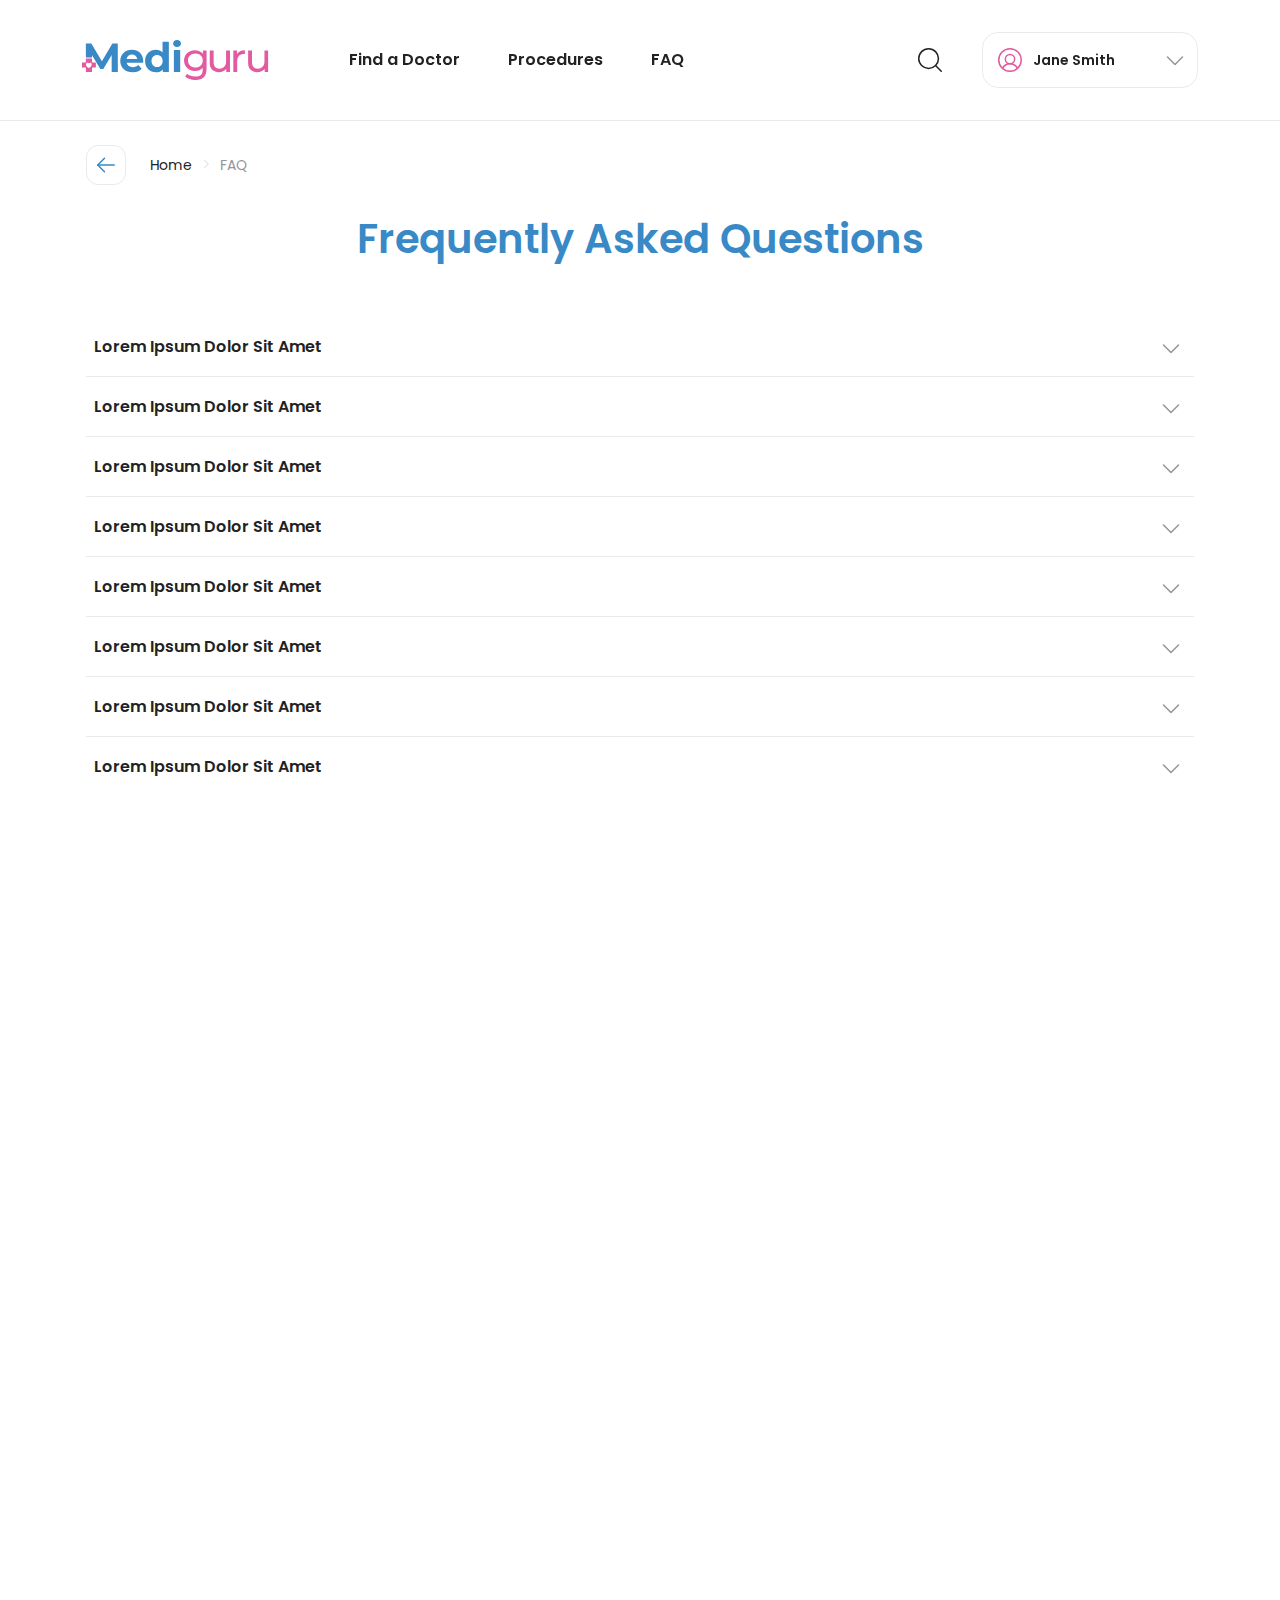
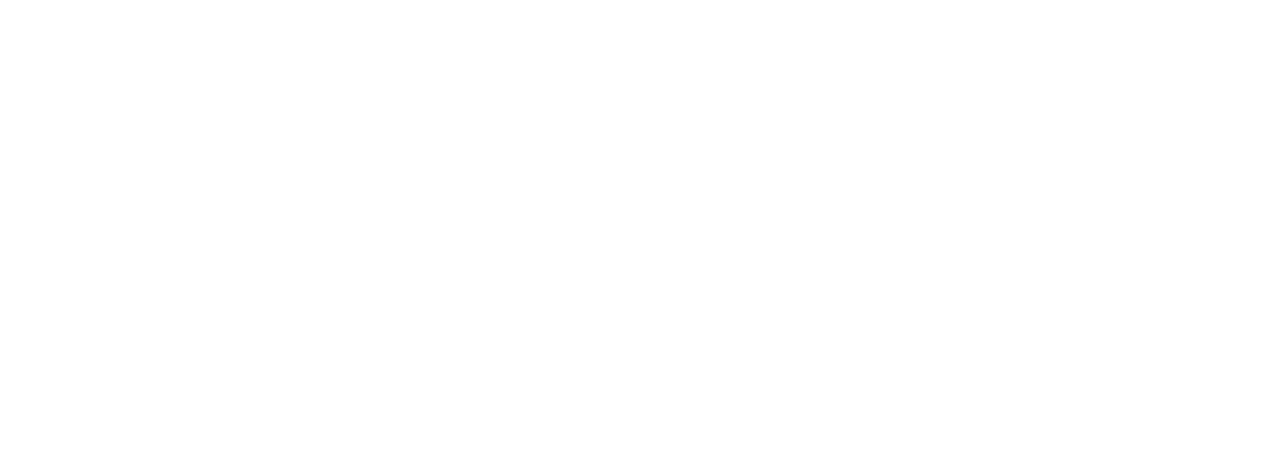
<file: faq.html>
<!DOCTYPE html>
<html lang="en">
  <head>
    <meta charset="UTF-8" />
    <meta name="viewport" content="width=device-width, initial-scale=1, shrink-to-fit=no" />
    <meta http-equiv="x-ua-compatible" content="ie=edge" />
    <title>Mediguru</title>
    <link rel="icon" type="image/png" href="img/favicon.png" />
    <link
      href="https://fonts.googleapis.com/css2?family=Poppins:ital,wght@0,400;0,500;0,600;1,400;1,500;1,600&display=swap"
      rel="stylesheet"
    />
    <!-- Font Awesome -->
    <link rel="stylesheet" href="https://use.fontawesome.com/releases/v5.11.2/css/all.css" />
    <!-- Styles -->
    <link rel="stylesheet" href="css/mdb.pro.css" />
    <link rel="stylesheet" href="js/telinput/css/intlTelInput.css" />
    <link rel="stylesheet" href="css/aos.css" />
  </head>
  <body>
    <!-- Header -->
    <section class="header v2">
      <!-- Navbar -->
      <nav
        class="navbar navbar-expand-lg d-none d-sm-none d-lg-flex"
        aos-init
        aos-animate
        data-aos="fade-down"
        data-aos-duration="800"
      >
        <div class="container">
          <div class="left">
            <div class="logo">
              <a href=""><img src="img/logo.svg" alt="Mediguru" /></a>
            </div>
            <ul class="navbar-nav me-auto mb-2 mb-lg-0">
              <li class="nav-item">
                <a class="nav-link" aria-current="page" href="https://ferdiaktac.github.io/mediguru/find-a-doctor">Find a Doctor</a>
              </li>
              <li class="nav-item">
                <a class="nav-link" href="https://ferdiaktac.github.io/mediguru/procedures">Procedures</a>
              </li>
              <li class="nav-item">
                <a class="nav-link" href="https://ferdiaktac.github.io/mediguru/faq">FAQ</a>
              </li>
            </ul>
          </div>
          <div class="right">
            <!-- Nav-Search -->
            <div class="hero-search form-group">
              <form autocomplete="off" action="">
                <input
                  type="text"
                  id="search"
                  class="form-control form-control-lg"
                  required
                  placeholder="Procedure, doctor, practice, treatment"
                  name="search"
                  autocomplete="off"
                />
                <a href="#" data-toggle="tooltip" data-mdb-placement="bottom" title="Close" class="search-close-button"
                  ><img src="img/icons/cross.svg"
                /></a>
              </form>
            </div>
            <!-- Nav-Search -->
            <a
              class="btn btn-floating search-button"
              href="#"
              role="button"
              data-toggle="tooltip"
              data-mdb-placement="bottom"
              title="Search"
              ><img src="img/icons/Search.svg"
            /></a>
            <!-- User Menu -->
            <div class="user">
              <div class="dropdown">
                <a
                  class="dropdown-toggle"
                  href="#"
                  role="button"
                  id="dropdownMenuLink"
                  data-toggle="dropdown"
                  aria-expanded="false"
                >
                  <img src="img/icons/UserCircle.svg" />
                  Jane Smith
                </a>

                <ul class="dropdown-menu" aria-labelledby="dropdownMenuLink">
                  <li>
                    <a class="dropdown-item" href="#"> <img src="img/icons/User.svg" />Account Details</a>
                  </li>
                  <li>
                    <a class="dropdown-item" href="#"> <img src="img/icons/HeartStraight.svg" />Favourite Doctor</a>
                  </li>
                  <li>
                    <a class="dropdown-item" href="#"> <img src="img/icons/CalendarBlank.svg" />Reservations</a>
                  </li>
                  <li>
                    <a class="dropdown-item" href="#"> <img src="img/icons/LockOpen.svg" />Change Password</a>
                  </li>
                  <li>
                    <a class="dropdown-item" href="#"> <img src="img/icons/SignOut.svg" />Logout</a>
                  </li>
                </ul>
              </div>
            </div>
            <!-- User Menu End -->

            <!-- <div class="signin-up">
              <a
                class="btn btn-outline-primary mr-4"
                href="#"
                role="button"
                data-toggle="modal"
                data-target="#loginModal"
                >Login</a
              >
              <a class="btn btn-primary" href="#" role="button" data-toggle="modal" data-target="#RegisterModal"
                >Sign Up</a
              >
            </div> -->
          </div>
        </div>
      </nav>
      <!-- Navbar End -->

      <!-- Navbar Mobile -->
      <nav class="navbar navbar-expand-sm d-sm-flex d-lg-none">
        <div class="container">
          <div class="left col-3 justify-content-start">
            <div class="menu">
              <a href="#" role="button" data-toggle="modal" data-target="#MobileMenu">
                <img src="img/icons/menu.svg" alt="" />
              </a>
            </div>
          </div>
          <div class="logo col-6 d-flex justify-content-center">
            <a href=""><img src="img/logo.svg" alt="Mediguru" /></a>
          </div>
          <div class="right col-3 justify-content-end">
            <a
              class="btn btn-floating search-button"
              href="#"
              role="button"
              data-toggle="tooltip"
              data-mdb-placement="bottom"
              title="Search"
              ><img src="img/icons/Search.svg" width="24"
            /></a>
            <!-- Nav-Search -->
            <div class="row">
              <div class="col">
                <div class="hero-search form-group">
                  <form autocomplete="off" action="">
                    <input
                      type="text"
                      id="searchMobile"
                      class="form-control form-control-lg"
                      required
                      placeholder="Procedure, doctor, practice, treatment"
                      name="search"
                      autocomplete="off"
                    />
                    <a
                      href="#"
                      data-toggle="tooltip"
                      data-mdb-placement="bottom"
                      title="Close"
                      class="search-close-button"
                      ><img src="img/icons/cross.svg"
                    /></a>
                  </form>
                </div>
              </div>
            </div>
            <!-- Nav-Search -->
            <div class="account">
              <a href="#" role="button" data-toggle="modal" data-target="#SignInUp">
                <img src="img/icons/UserCircle.svg" alt="" />
              </a>
            </div>
          </div>
        </div>
      </nav>
      <!-- Navbar End -->
    </section>
    <!-- Header End -->

    <!-- Breadcrumb -->
    <section class="breadcrumb-section mb-4 mt-4">
      <div class="container">
        <div class="row">
          <div class="col-lg-12">
            <div class="breadcrumb-wrapper">
              <a class="btn btn-floating back-button" onclick="history.back()" role="button"
                ><img
                  src="img/icons/Back.svg"
                  data-toggle="tooltip"
                  data-placement="bottom"
                  title=""
                  data-original-title="Back"
              /></a>
              <ul>
                <li><a href="#">Home</a></li>
                <li><a href="#">FAQ</a></li>
              </ul>
            </div>
          </div>
        </div>
      </div>
    </section>
    <!-- Breadcrumb End -->

    <!-- Content -->
    <section class="faq">
      <div class="container">
        <div class="row">
          <div class="col-lg-12">
            <h1 class="mb-5">Frequently Asked Questions</h1>
            <div class="accordion" id="accordion">
              <!-- Accordion Item -->
              <div class="card">
                <div class="card-header">
                  <h5 class="mb-0">
                    <button
                      class="btn btn-link"
                      type="button"
                      data-toggle="collapse"
                      data-target="#collapse1"
                      aria-expanded="false"
                      aria-controls="collapse1"
                    >
                      Lorem Ipsum Dolor Sit Amet
                    </button>
                  </h5>
                </div>
                <div id="collapse1" class="collapse" data-parent="#accordion">
                  <div class="card-body">
                    Lorem ipsum dolor sit amet, consectetur adipiscing elit. Molestie libero a eget feugiat at eget at.
                    Varius urna non dui magnis. Ipsum eu amet, amet adipiscing integer. Nam purus imperdiet orci,
                    tincidunt cum.
                  </div>
                </div>
              </div>
              <!-- Accordion Item End -->

              <!-- Accordion Item -->
              <div class="card">
                <div class="card-header">
                  <h5 class="mb-0">
                    <button
                      class="btn btn-link"
                      type="button"
                      data-toggle="collapse"
                      data-target="#collapse2"
                      aria-expanded="false"
                      aria-controls="collapse2"
                    >
                      Lorem Ipsum Dolor Sit Amet
                    </button>
                  </h5>
                </div>
                <div id="collapse2" class="collapse" data-parent="#accordion">
                  <div class="card-body">
                    Lorem ipsum dolor sit amet, consectetur adipiscing elit. Molestie libero a eget feugiat at eget at.
                    Varius urna non dui magnis. Ipsum eu amet, amet adipiscing integer. Nam purus imperdiet orci,
                    tincidunt cum.
                  </div>
                </div>
              </div>
              <!-- Accordion Item End -->

              <!-- Accordion Item -->
              <div class="card">
                <div class="card-header">
                  <h5 class="mb-0">
                    <button
                      class="btn btn-link"
                      type="button"
                      data-toggle="collapse"
                      data-target="#collapse3"
                      aria-expanded="false"
                      aria-controls="collapse3"
                    >
                      Lorem Ipsum Dolor Sit Amet
                    </button>
                  </h5>
                </div>
                <div id="collapse3" class="collapse" data-parent="#accordion">
                  <div class="card-body">
                    Lorem ipsum dolor sit amet, consectetur adipiscing elit. Molestie libero a eget feugiat at eget at.
                    Varius urna non dui magnis. Ipsum eu amet, amet adipiscing integer. Nam purus imperdiet orci,
                    tincidunt cum.
                  </div>
                </div>
              </div>
              <!-- Accordion Item End -->

              <!-- Accordion Item -->
              <div class="card">
                <div class="card-header">
                  <h5 class="mb-0">
                    <button
                      class="btn btn-link"
                      type="button"
                      data-toggle="collapse"
                      data-target="#collapse4"
                      aria-expanded="false"
                      aria-controls="collapse4"
                    >
                      Lorem Ipsum Dolor Sit Amet
                    </button>
                  </h5>
                </div>
                <div id="collapse4" class="collapse" data-parent="#accordion">
                  <div class="card-body">
                    Lorem ipsum dolor sit amet, consectetur adipiscing elit. Molestie libero a eget feugiat at eget at.
                    Varius urna non dui magnis. Ipsum eu amet, amet adipiscing integer. Nam purus imperdiet orci,
                    tincidunt cum.
                  </div>
                </div>
              </div>
              <!-- Accordion Item End -->
              <!-- Accordion Item -->
              <div class="card">
                <div class="card-header">
                  <h5 class="mb-0">
                    <button
                      class="btn btn-link"
                      type="button"
                      data-toggle="collapse"
                      data-target="#collapse5"
                      aria-expanded="false"
                      aria-controls="collapse5"
                    >
                      Lorem Ipsum Dolor Sit Amet
                    </button>
                  </h5>
                </div>
                <div id="collapse5" class="collapse" data-parent="#accordion">
                  <div class="card-body">
                    Lorem ipsum dolor sit amet, consectetur adipiscing elit. Molestie libero a eget feugiat at eget at.
                    Varius urna non dui magnis. Ipsum eu amet, amet adipiscing integer. Nam purus imperdiet orci,
                    tincidunt cum.
                  </div>
                </div>
              </div>
              <!-- Accordion Item End -->
              <!-- Accordion Item -->
              <div class="card">
                <div class="card-header">
                  <h5 class="mb-0">
                    <button
                      class="btn btn-link"
                      type="button"
                      data-toggle="collapse"
                      data-target="#collapse6"
                      aria-expanded="false"
                      aria-controls="collapse7"
                    >
                      Lorem Ipsum Dolor Sit Amet
                    </button>
                  </h5>
                </div>
                <div id="collapse6" class="collapse" data-parent="#accordion">
                  <div class="card-body">
                    Lorem ipsum dolor sit amet, consectetur adipiscing elit. Molestie libero a eget feugiat at eget at.
                    Varius urna non dui magnis. Ipsum eu amet, amet adipiscing integer. Nam purus imperdiet orci,
                    tincidunt cum.
                  </div>
                </div>
              </div>
              <!-- Accordion Item End -->
              <!-- Accordion Item -->
              <div class="card">
                <div class="card-header">
                  <h5 class="mb-0">
                    <button
                      class="btn btn-link"
                      type="button"
                      data-toggle="collapse"
                      data-target="#collapse7"
                      aria-expanded="false"
                      aria-controls="collapse7"
                    >
                      Lorem Ipsum Dolor Sit Amet
                    </button>
                  </h5>
                </div>
                <div id="collapse7" class="collapse" data-parent="#accordion">
                  <div class="card-body">
                    Lorem ipsum dolor sit amet, consectetur adipiscing elit. Molestie libero a eget feugiat at eget at.
                    Varius urna non dui magnis. Ipsum eu amet, amet adipiscing integer. Nam purus imperdiet orci,
                    tincidunt cum.
                  </div>
                </div>
              </div>
              <!-- Accordion Item End -->
              <!-- Accordion Item -->
              <div class="card">
                <div class="card-header">
                  <h5 class="mb-0">
                    <button
                      class="btn btn-link"
                      type="button"
                      data-toggle="collapse"
                      data-target="#collapse8"
                      aria-expanded="false"
                      aria-controls="collapse8"
                    >
                      Lorem Ipsum Dolor Sit Amet
                    </button>
                  </h5>
                </div>
                <div id="collapse8" class="collapse" data-parent="#accordion">
                  <div class="card-body">
                    Lorem ipsum dolor sit amet, consectetur adipiscing elit. Molestie libero a eget feugiat at eget at.
                    Varius urna non dui magnis. Ipsum eu amet, amet adipiscing integer. Nam purus imperdiet orci,
                    tincidunt cum.
                  </div>
                </div>
              </div>
              <!-- Accordion Item End -->
            </div>
          </div>
        </div>
      </div>
    </section>
    <!-- Content End -->

    <!-- Footer -->
    <footer>
      <div class="container ask-a-question" aos-init aos-animate data-aos="fade-up" data-aos-duration="1000">
        <div class="row">
          <div class="col-lg-6 d-flex flex-column justify-content-center">
            <div class="d1 mb-4">Get started with us</div>
            <p class="p20">
              Need more time to discuss? Don’t worry, we are ready to help you 24/7. Please fill in the column on the
              right to get started.
            </p>
          </div>
          <div class="col-lg-5 offset-lg-1">
            <form action="">
              <h3 class="mb-32">Ask a question</h3>
              <div class="form-group">
                <input
                  type="text"
                  class="form-control form-control-lg"
                  id="Ask_FullName"
                  placeholder="Full Name"
                  required="required"
                />
              </div>
              <div class="form-group">
                <input
                  type="email"
                  class="form-control form-control-lg"
                  id="Ask_Email"
                  placeholder="Email"
                  required="required"
                />
              </div>
              <div class="form-group">
                <textarea
                  type="textarea"
                  class="form-control form-control-lg"
                  id="Ask_Messsage"
                  placeholder="Message"
                  required="required"
                  style="height: 100px; resize: none"
                ></textarea>
              </div>
              <button type="submit" class="btn btn-primary w-100">Send</button>
            </form>
          </div>
        </div>
      </div>
      <div class="container footer" aos-init aos-animate data-aos="fade-up" data-aos-duration="1000">
        <div class="row">
          <div class="col-lg-4 mediguru mb-md-4">
            <img src="img/logo.svg" alt="" />
            <span>Find the Best Doctors in Turkey</span>
            <ul class="social">
              <li>
                <a href=""><img src="img/icons/facebook.svg" alt="" /> </a>
              </li>
              <li>
                <a href=""><img src="img/icons/twitter.svg" alt="" /> </a>
              </li>
              <li>
                <a href=""><img src="img/icons/instagram.svg" alt="" /> </a>
              </li>
              <li>
                <a href=""><img src="img/icons/linkedin.svg" alt="" /> </a>
              </li>
            </ul>
          </div>
          <div class="col-lg-2 mb-md-4">
            <h4 class="title">About</h4>
            <ul class="footer-menu">
              <li><a href="">Menu Item</a></li>
              <li><a href="">Menu Item</a></li>
              <li><a href="">Menu Item</a></li>
              <li><a href="">Terms & Conditions</a></li>
              <li><a href="">Privacy Policy</a></li>
            </ul>
          </div>
          <div class="col-lg-2 mb-md-4">
            <h4 class="title">Link</h4>
            <ul class="footer-menu">
              <li><a href="">Find a Doctor</a></li>
              <li><a href="">Procedures</a></li>
              <li><a href="">FAQ</a></li>
              <li><a href="">Menu Item</a></li>
              <li><a href="">Menu Item</a></li>
            </ul>
          </div>
          <div class="col-lg-4">
            <h4 class="title">Contact</h4>
            <ul class="footer-menu">
              <li>
                <img src="img/icons/Phone.svg" />
                <a href="tel:+90 850 888 88 88">+90 850 888 88 88</a>
              </li>
              <li>
                <img src="img/icons/Envelope.svg" />
                <a href="mailto:contact@mediguru.com">contact@mediguru.com</a>
              </li>
              <li>
                <img src="img/icons/MapPin.svg" />
                Mecidiyekoy Neighborhood, Selahattin Pinar Road, Apartment Number:25/2<br />Sisli/Istanbul TURKEY
              </li>
            </ul>
          </div>
          <div class="col-lg-12 copyright">© 2023 All Rights Reserved - <a href="">Mediguru</a></div>
        </div>
      </div>
    </footer>
    <!-- Footer End-->

    <!-- Modals -->

    <!--Login Modal-->
    <div class="modal fade bottom" id="loginModal" tabindex="-1" aria-labelledby="#loginModal" aria-hidden="true">
      <div class="modal-dialog modal-dialog-centered">
        <div class="modal-content">
          <div class="modal-header d-flex justify-content-center">
            <h3 class="modal-title" id="#loginModal">Login</h3>
          </div>
          <div class="modal-body">
            <form>
              <div class="form-group">
                <label for="Email">Email</label>
                <input
                  type="email"
                  class="form-control form-control-lg"
                  id="Email"
                  placeholder="Email"
                  required="required"
                />
              </div>
              <div class="form-group">
                <label for="loginPassword">Password</label>
                <input
                  type="password"
                  class="form-control form-control-lg"
                  id="password"
                  placeholder="Password"
                  required="required"
                />
              </div>
              <div class="row justify-content-between">
                <div class="col">
                  <div class="form-check">
                    <input type="checkbox" class="form-check-input" id="Remember" />
                    <label class="form-check-label" for="Remember">Remember me</label>
                  </div>
                </div>
                <div class="col text-right">
                  <a
                    type="button"
                    class="btn btn-link"
                    data-toggle="modal"
                    data-target="#ForgotPassword"
                    data-dismiss="modal"
                    >Forgot Password</a
                  >
                </div>
              </div>
              <button type="submit" class="btn btn-primary w-100">Login</button>
              <div class="row">
                <div class="col text-center mt-4">
                  Don’t have an account?
                  <a
                    type="button"
                    class="btn btn-link"
                    data-toggle="modal"
                    data-dismiss="modal"
                    data-target="#RegisterModal"
                    >Register</a
                  >
                </div>
              </div>
            </form>
          </div>
        </div>
      </div>
    </div>
    <!--Login Modal end-->

    <!--Register Modal-->
    <div class="modal fade bottom" id="RegisterModal" tabindex="-1" aria-labelledby="#RegisterModal" aria-hidden="true">
      <div class="modal-dialog modal-dialog-centered modal-dialog-scrollable">
        <div class="modal-content">
          <div class="modal-header d-flex justify-content-center">
            <h3 class="modal-title" id="#RegisterModal">Sign Up</h3>
          </div>
          <div class="modal-body">
            <form action="" oninput='up2.setCustomValidity(up2.value != up.value ? "Passwords do not match." : "")'>
              <div class="form-group">
                <label for="FullName">Full Name</label>
                <input
                  type="text"
                  class="form-control form-control-lg"
                  id="FullName"
                  placeholder="Full Name"
                  required="required"
                />
              </div>
              <div class="form-group">
                <label for="Email">Email</label>
                <input
                  type="email"
                  class="form-control form-control-lg"
                  id="EmailRegister"
                  placeholder="Email"
                  required="required"
                />
              </div>
              <div class="form-group">
                <label for="tel_number">Phone</label>
                <input
                  type="tel"
                  class="form-control form-control-lg"
                  id="tel_number"
                  name="tel_number"
                  required="required"
                />
              </div>
              <div class="form-group">
                <label for="password1">Password</label>
                <input
                  type="password"
                  class="form-control form-control-lg"
                  id="password1"
                  placeholder="Password"
                  required="required"
                  name="up"
                />
              </div>
              <div class="form-group">
                <label for="password2">Password Confirmation</label>
                <input
                  type="password"
                  class="form-control form-control-lg"
                  id="password2"
                  placeholder="Password Confirmation"
                  required="required"
                  name="up2"
                />
              </div>
              <div class="row justify-content-center">
                <div class="col">
                  <div class="form-check">
                    <input type="checkbox" class="form-check-input" id="Terms" />
                    <label class="form-check-label" for="Terms"
                      >I agree to the
                      <a type="button" class="btn btn-link" data-toggle="modal" data-target="#TermsAndConditions"
                        >Terms & Conditions</a
                      ></label
                    >
                  </div>
                </div>
              </div>
              <button type="submit" class="btn btn-primary w-100">Sign Up</button>
              <div class="row">
                <div class="col text-center mt-4">
                  Already have an account?
                  <a
                    type="button"
                    class="btn btn-link"
                    data-toggle="modal"
                    data-target="#loginModal"
                    data-dismiss="modal"
                    >Login</a
                  >
                </div>
              </div>
            </form>
          </div>
        </div>
      </div>
    </div>
    <!--Register Modal end-->

    <!--TermsAndConditions Modal-->
    <div
      class="modal fade bottom"
      id="TermsAndConditions"
      tabindex="-1"
      aria-labelledby="#TermsAndConditions"
      aria-hidden="true"
    >
      <div class="modal-dialog modal-dialog-centered modal-dialog-scrollable modal-lg">
        <div class="modal-content">
          <div class="modal-header d-flex justify-content-center pb-4">
            <h3 class="modal-title" id="#TermsAndConditions">Terms & Conditions</h3>
          </div>
          <div class="modal-body">
            <p>
              Lorem ipsum dolor sit amet, consectetur adipiscing elit. Nunc vestibulum egestas odio, eget vehicula
              libero feugiat vitae. Lorem ipsum dolor sit amet, consectetur adipiscing elit. Duis luctus turpis neque,
              sed sagittis lectus faucibus interdum. Vestibulum efficitur viverra faucibus. Duis sagittis vel velit ut
              faucibus. Aenean aliquet magna dolor, egestas commodo ligula varius a. Duis dignissim metus lacus, nec
              hendrerit arcu tempus et. Donec ligula metus, mollis et purus vitae, mattis hendrerit ante. Ut lacus enim,
              luctus ac semper vitae, efficitur vel purus. Vivamus venenatis venenatis eros, et varius ipsum. Nunc in
              odio nec ipsum malesuada fringilla. Nulla in orci lobortis, pretium nibh vel, sagittis ante. Suspendisse
              vitae nulla aliquam, auctor purus at, eleifend ex. Sed ullamcorper congue nulla ut semper. Curabitur
              pharetra aliquam est, a pharetra neque.
            </p>
            <p>
              Nam ac vulputate enim. Vivamus eu elit vitae nisl porttitor vestibulum id cursus urna. Proin et velit
              justo. Maecenas tempus viverra purus et consectetur. Proin consequat blandit augue vel sagittis. Sed quis
              lorem orci. In et tellus vitae turpis mollis laoreet vel gravida neque. Fusce ex nibh, bibendum non ornare
              eget, posuere ut eros. Mauris rutrum vel orci tincidunt convallis. Curabitur sapien nulla, fermentum sed
              nisi ut, euismod vehicula lectus. Donec et ipsum sed neque imperdiet ornare id vel sapien. Suspendisse
              auctor lacinia orci ut rutrum.
            </p>
            <p>
              Lorem ipsum dolor sit amet, consectetur adipiscing elit. Nunc vestibulum egestas odio, eget vehicula
              libero feugiat vitae. Lorem ipsum dolor sit amet, consectetur adipiscing elit. Duis luctus turpis neque,
              sed sagittis lectus faucibus interdum. Vestibulum efficitur viverra faucibus. Duis sagittis vel velit ut
              faucibus. Aenean aliquet magna dolor, egestas commodo ligula varius a. Duis dignissim metus lacus, nec
              hendrerit arcu tempus et. Donec ligula metus, mollis et purus vitae, mattis hendrerit ante. Ut lacus enim,
              luctus ac semper vitae, efficitur vel purus. Vivamus venenatis venenatis eros, et varius ipsum. Nunc in
              odio nec ipsum malesuada fringilla. Nulla in orci lobortis, pretium nibh vel, sagittis ante. Suspendisse
              vitae nulla aliquam, auctor purus at, eleifend ex. Sed ullamcorper congue nulla ut semper. Curabitur
              pharetra aliquam est, a pharetra neque.
            </p>
            <p>
              Nam ac vulputate enim. Vivamus eu elit vitae nisl porttitor vestibulum id cursus urna. Proin et velit
              justo. Maecenas tempus viverra purus et consectetur. Proin consequat blandit augue vel sagittis. Sed quis
              lorem orci. In et tellus vitae turpis mollis laoreet vel gravida neque. Fusce ex nibh, bibendum non ornare
              eget, posuere ut eros. Mauris rutrum vel orci tincidunt convallis. Curabitur sapien nulla, fermentum sed
              nisi ut, euismod vehicula lectus. Donec et ipsum sed neque imperdiet ornare id vel sapien. Suspendisse
              auctor lacinia orci ut rutrum.
            </p>
          </div>
          <div class="modal-footer justify-content-center">
            <button
              type="button"
              class="btn btn-outline-primary w-50"
              data-toggle="modal"
              data-target="#RegisterModal"
              data-dismiss="modal"
            >
              Close
            </button>
          </div>
        </div>
      </div>
    </div>
    <!--TermsAndConditions Modal end-->

    <!--Reset Password Modal-->
    <div
      class="modal fade bottom"
      id="ForgotPassword"
      tabindex="-1"
      aria-labelledby="#ForgotPassword"
      aria-hidden="true"
    >
      <div class="modal-dialog modal-dialog-centered">
        <div class="modal-content">
          <div class="modal-header d-flex justify-content-center flex-column">
            <h3 class="modal-title" id="#ForgotPassword">Reset Password</h3>
            <p>Enter your email address and we will send you a link to login.</p>
          </div>
          <div class="modal-body">
            <form>
              <div class="form-group">
                <label for="Email_Reset">Email</label>
                <input
                  type="email"
                  class="form-control form-control-lg"
                  id="Email_Reset"
                  placeholder="Email"
                  required="required"
                />
              </div>
              <button type="submit" class="btn btn-primary w-100">Send</button>
            </form>
          </div>
        </div>
      </div>
    </div>
    <!--Reset Password Modal end-->

    <!--Account Mobile Modal-->
    <div class="modal fade bottom" id="SignInUp" tabindex="-1" aria-labelledby="#SignInUp" aria-hidden="true">
      <div class="modal-dialog modal-dialog-centered">
        <div class="modal-content">
          <div class="modal-header d-flex justify-content-center">
            <h3 class="modal-title" id="#SignInUp">Account</h3>
          </div>
          <div class="modal-body">
            <!-- <div class="signin-up">
              <a
                class="btn btn-outline-primary w-100 mb-4"
                href="#"
                role="button"
                data-toggle="modal"
                data-target="#loginModal"
                data-dismiss="modal"
                >Login</a
              >
              <a
                class="btn btn-primary w-100"
                href="#"
                role="button"
                data-toggle="modal"
                data-target="#RegisterModal"
                data-dismiss="modal"
                >Sign Up</a
              >
            </div> -->
            <!-- If Logged In -->
            <div class="user">
              <div class="dropdown">
                <a>
                  <img src="img/icons/UserCircle.svg" />
                  Jane Smith
                </a>

                <ul class="dropdown-menu">
                  <li>
                    <a class="dropdown-item" href="#"> <img src="img/icons/User.svg" />Account Details</a>
                  </li>
                  <li>
                    <a class="dropdown-item" href="#"> <img src="img/icons/HeartStraight.svg" />Favourite Doctor</a>
                  </li>
                  <li>
                    <a class="dropdown-item" href="#"> <img src="img/icons/CalendarBlank.svg" />Reservations</a>
                  </li>
                  <li>
                    <a class="dropdown-item" href="#"> <img src="img/icons/LockOpen.svg" />Change Password</a>
                  </li>
                  <li>
                    <a class="dropdown-item" href="#"> <img src="img/icons/SignOut.svg" />Logout</a>
                  </li>
                </ul>
              </div>
            </div>
            <!-- If Logged In End -->
          </div>
        </div>
      </div>
    </div>
    <!--Account Mobile Modal end-->

    <!--Mobile Menu Modal-->
    <div class="modal fade bottom" id="MobileMenu" tabindex="-1" aria-labelledby="#MobileMenu" aria-hidden="true">
      <div class="modal-dialog modal-dialog-centered">
        <div class="modal-content">
          <div class="modal-header d-flex justify-content-center">
            <h3 class="modal-title" id="#MobileMenu">Menu</h3>
          </div>
          <div class="modal-body">
            <div class="user">
              <div class="dropdown">
                <ul class="dropdown-menu">
                  <li>
                    <a class="dropdown-item" href="#">Find a Doctor</a>
                  </li>
                  <li>
                    <a class="dropdown-item" href="#">Procedures</a>
                  </li>
                  <li>
                    <a class="dropdown-item" href="#">FAQ</a>
                  </li>
                </ul>
              </div>
            </div>
          </div>
        </div>
      </div>
    </div>
    <!--Mobile Menu Modal End -->

    <!-- Modals End -->
  </body>

  <!-- Scripts -->
  <script type="text/javascript" src="js/jquery-3.6.0.min.js"></script>
  <script type="text/javascript" src="js/mdb.min.js"></script>
  <script type="text/javascript" src="js/main.js"></script>
  <script type="text/javascript" src="js/aos.js"></script>
  <script type="text/javascript" src="js/telinput/js/utils.js"></script>
  <script type="text/javascript" src="js/telinput/js/intlTelInput.min.js"></script>
  <!-- Scripts End -->
</html>
</file>
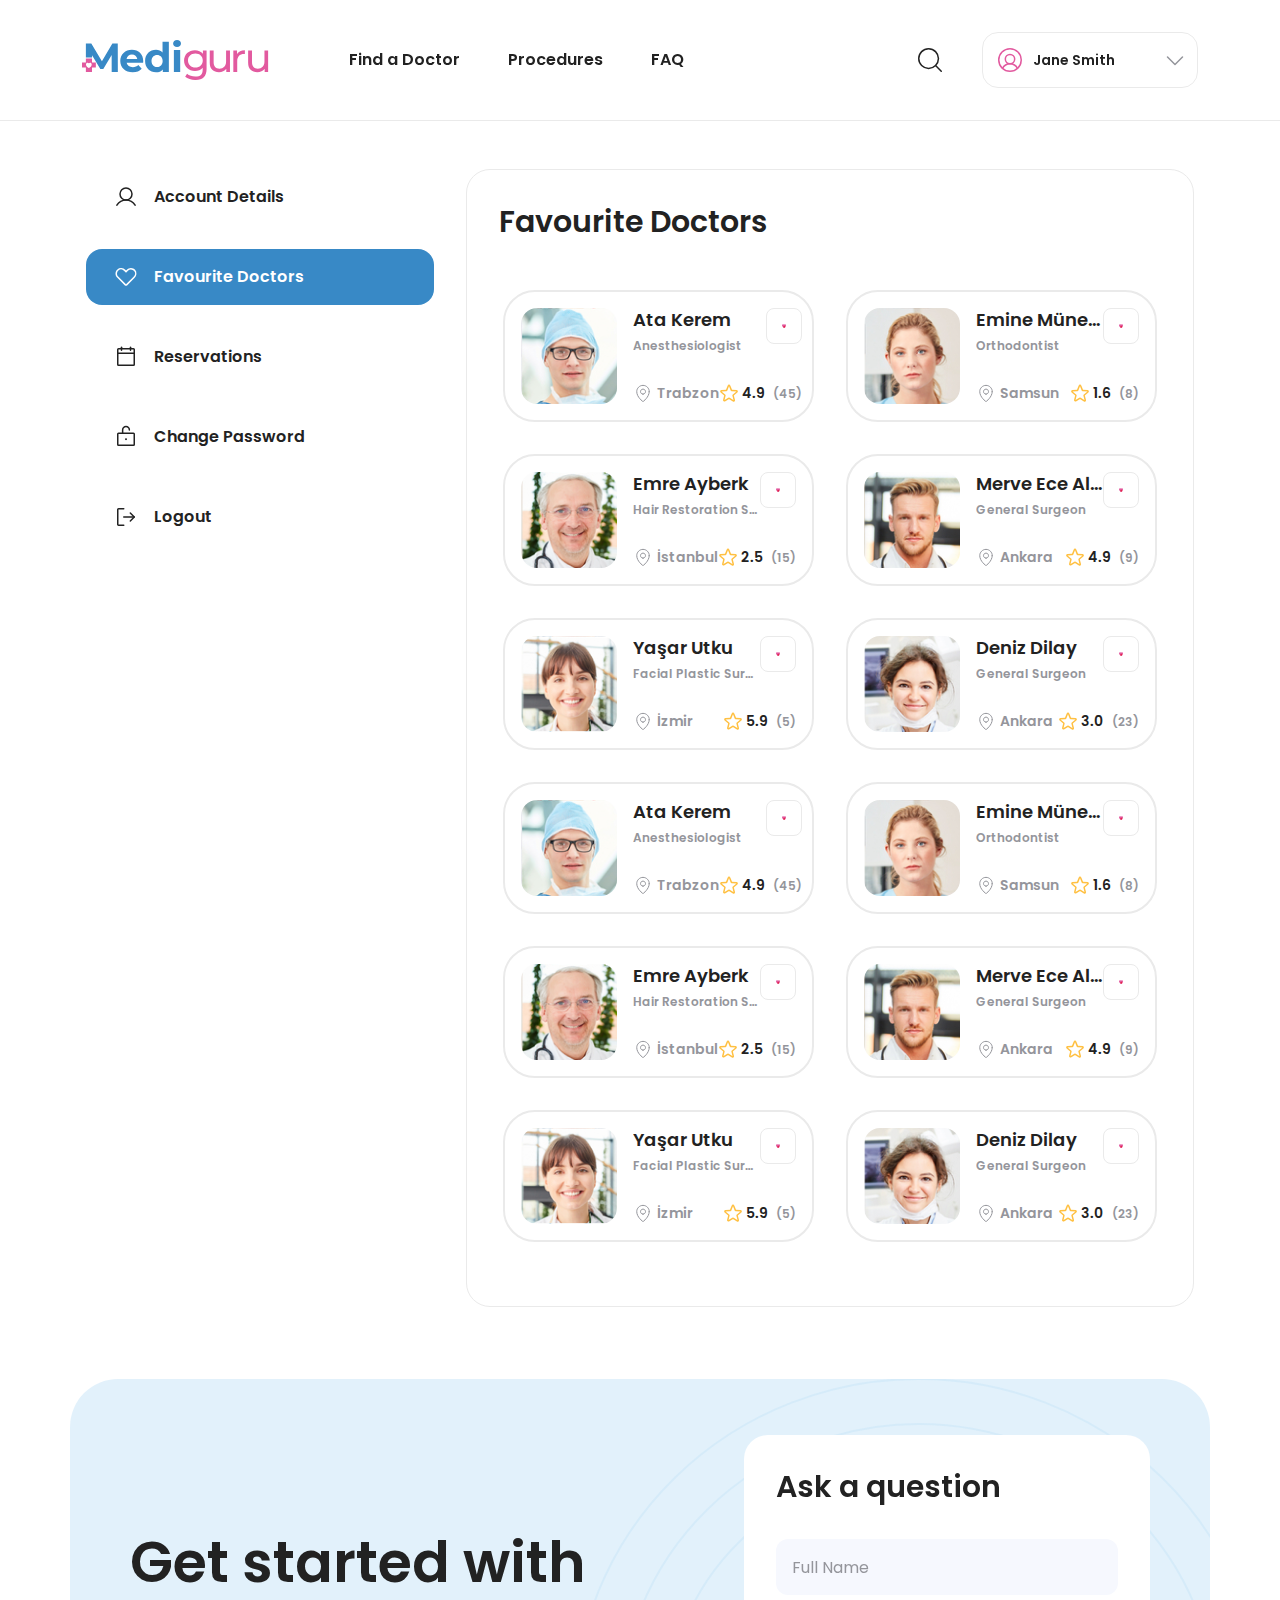
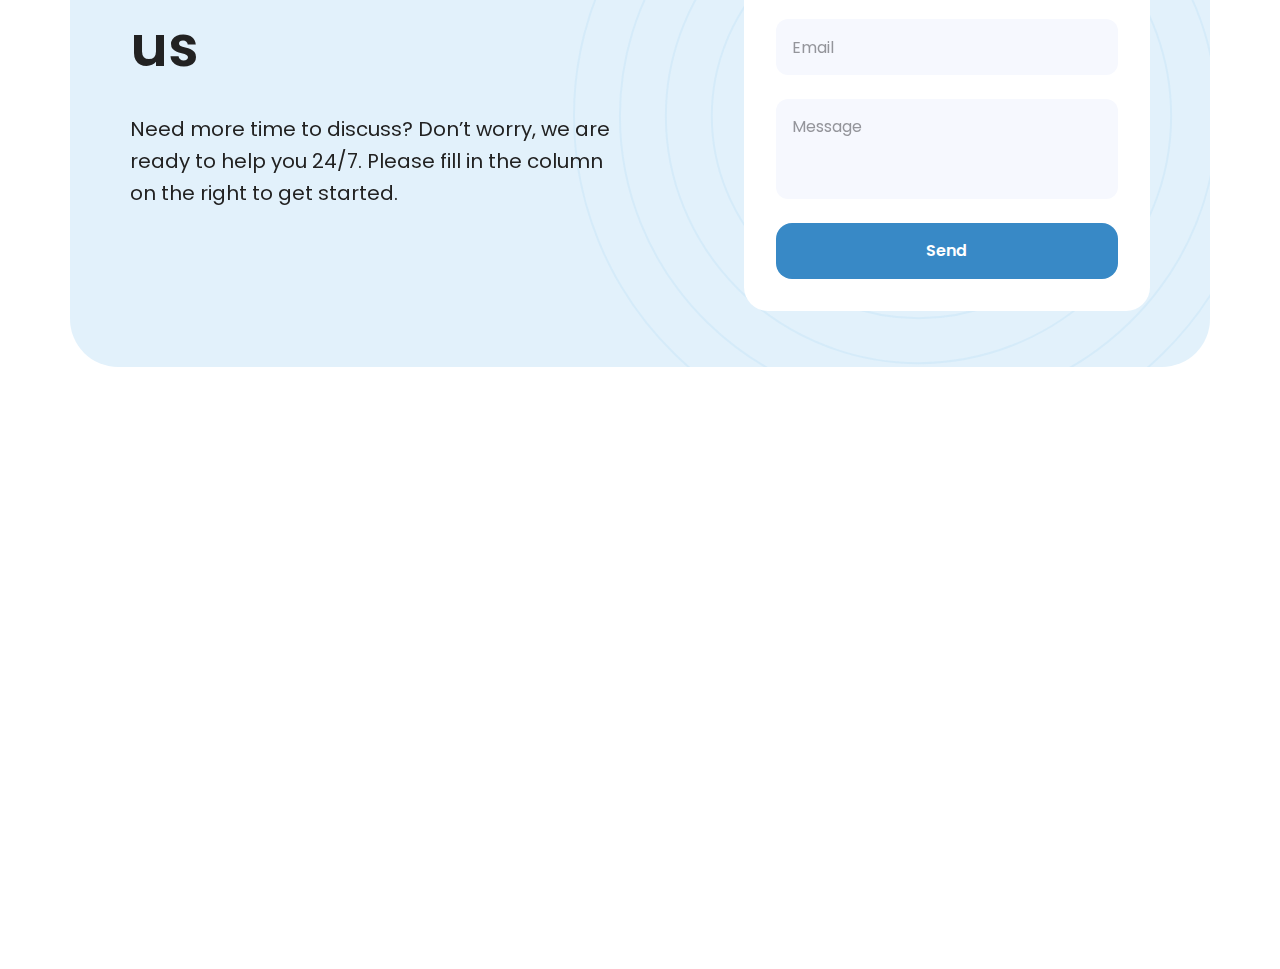
<file: favourite-doctors.html>
<!DOCTYPE html>
<html lang="en">
  <head>
    <meta charset="UTF-8" />
    <meta name="viewport" content="width=device-width, initial-scale=1, shrink-to-fit=no" />
    <meta http-equiv="x-ua-compatible" content="ie=edge" />
    <title>Mediguru</title>
    <link rel="icon" type="image/png" href="img/favicon.png" />
    <link
      href="https://fonts.googleapis.com/css2?family=Poppins:ital,wght@0,400;0,500;0,600;1,400;1,500;1,600&display=swap"
      rel="stylesheet"
    />
    <!-- Font Awesome -->
    <link rel="stylesheet" href="https://use.fontawesome.com/releases/v5.11.2/css/all.css" />
    <!-- Styles -->
    <link rel="stylesheet" href="css/mdb.pro.css" />
    <link rel="stylesheet" href="js/telinput/css/intlTelInput.css" />
    <link rel="stylesheet" href="css/aos.css" />
  </head>
  <body>
    <!-- Header -->
    <section class="header v2">
      <!-- Navbar -->
      <nav
        class="navbar navbar-expand-lg d-none d-sm-none d-lg-flex"
        aos-init
        aos-animate
        data-aos="fade-down"
        data-aos-duration="800"
      >
        <div class="container">
          <div class="left">
            <div class="logo">
              <a href=""><img src="img/logo.svg" alt="Mediguru" /></a>
            </div>
            <ul class="navbar-nav me-auto mb-2 mb-lg-0">
              <li class="nav-item">
                <a class="nav-link" aria-current="page" href="https://ferdiaktac.github.io/mediguru/find-a-doctor">Find a Doctor</a>
              </li>
              <li class="nav-item">
                <a class="nav-link" href="https://ferdiaktac.github.io/mediguru/procedures">Procedures</a>
              </li>
              <li class="nav-item">
                <a class="nav-link" href="https://ferdiaktac.github.io/mediguru/faq">FAQ</a>
              </li>
            </ul>
          </div>
          <div class="right">
            <!-- Nav-Search -->
            <div class="hero-search form-group">
              <form autocomplete="off" action="">
                <input
                  type="text"
                  id="search"
                  class="form-control form-control-lg"
                  required
                  placeholder="Procedure, doctor, practice, treatment"
                  name="search"
                  autocomplete="off"
                />
                <a href="#" data-toggle="tooltip" data-mdb-placement="bottom" title="Close" class="search-close-button"
                  ><img src="img/icons/cross.svg"
                /></a>
              </form>
            </div>
            <!-- Nav-Search -->
            <a
              class="btn btn-floating search-button"
              href="#"
              role="button"
              data-toggle="tooltip"
              data-mdb-placement="bottom"
              title="Search"
              ><img src="img/icons/Search.svg"
            /></a>
            <!-- User Menu -->
            <div class="user">
              <div class="dropdown">
                <a
                  class="dropdown-toggle"
                  href="#"
                  role="button"
                  id="dropdownMenuLink"
                  data-toggle="dropdown"
                  aria-expanded="false"
                >
                  <img src="img/icons/UserCircle.svg" />
                  Jane Smith
                </a>

                <ul class="dropdown-menu" aria-labelledby="dropdownMenuLink">
                  <li>
                    <a class="dropdown-item" href="#"> <img src="img/icons/User.svg" />Account Details</a>
                  </li>
                  <li>
                    <a class="dropdown-item" href="#"> <img src="img/icons/HeartStraight.svg" />Favourite Doctor</a>
                  </li>
                  <li>
                    <a class="dropdown-item" href="#"> <img src="img/icons/CalendarBlank.svg" />Reservations</a>
                  </li>
                  <li>
                    <a class="dropdown-item" href="#"> <img src="img/icons/LockOpen.svg" />Change Password</a>
                  </li>
                  <li>
                    <a class="dropdown-item" href="#"> <img src="img/icons/SignOut.svg" />Logout</a>
                  </li>
                </ul>
              </div>
            </div>
            <!-- User Menu End -->

            <!-- <div class="signin-up">
              <a
                class="btn btn-outline-primary mr-4"
                href="#"
                role="button"
                data-toggle="modal"
                data-target="#loginModal"
                >Login</a
              >
              <a class="btn btn-primary" href="#" role="button" data-toggle="modal" data-target="#RegisterModal"
                >Sign Up</a
              >
            </div> -->
          </div>
        </div>
      </nav>
      <!-- Navbar End -->

      <!-- Navbar Mobile -->
      <nav class="navbar navbar-expand-sm d-sm-flex d-lg-none">
        <div class="container">
          <div class="left col-3 justify-content-start">
            <div class="menu">
              <a href="#" role="button" data-toggle="modal" data-target="#MobileMenu">
                <img src="img/icons/menu.svg" alt="" />
              </a>
            </div>
          </div>
          <div class="logo col-6 d-flex justify-content-center">
            <a href=""><img src="img/logo.svg" alt="Mediguru" /></a>
          </div>
          <div class="right col-3 justify-content-end">
            <a
              class="btn btn-floating search-button"
              href="#"
              role="button"
              data-toggle="tooltip"
              data-mdb-placement="bottom"
              title="Search"
              ><img src="img/icons/Search.svg" width="24"
            /></a>
            <!-- Nav-Search -->
            <div class="row">
              <div class="col">
                <div class="hero-search form-group">
                  <form autocomplete="off" action="">
                    <input
                      type="text"
                      id="searchMobile"
                      class="form-control form-control-lg"
                      required
                      placeholder="Procedure, doctor, practice, treatment"
                      name="search"
                      autocomplete="off"
                    />
                    <a
                      href="#"
                      data-toggle="tooltip"
                      data-mdb-placement="bottom"
                      title="Close"
                      class="search-close-button"
                      ><img src="img/icons/cross.svg"
                    /></a>
                  </form>
                </div>
              </div>
            </div>
            <!-- Nav-Search -->
            <div class="account">
              <a href="#" role="button" data-toggle="modal" data-target="#SignInUp">
                <img src="img/icons/UserCircle.svg" alt="" />
              </a>
            </div>
          </div>
        </div>
      </nav>
      <!-- Navbar End -->
    </section>
    <!-- Header End -->

    <!-- Content -->
    <section class="account-section">
      <div class="container">
        <div class="row">
          <div class="col-lg-4">
            <div class="menu">
              <ul>
                <li>
                  <a href="#"> <img src="img/icons/UserBlack.svg" alt="" />Account Details</a>
                </li>
                <li class="active">
                  <a href="#"> <img src="img/icons/HeartStraightBlack.svg" alt="" />Favourite Doctors</a>
                </li>
                <li>
                  <a href="#"> <img src="img/icons/CalendarBlankBlack.svg" alt="" />Reservations</a>
                </li>
                <li>
                  <a href="#"> <img src="img/icons/LockOpenBlack.svg" alt="" />Change Password</a>
                </li>
                <li>
                  <a href="#"> <img src="img/icons/SignOutBlack.svg" alt="" />Logout</a>
                </li>
              </ul>
            </div>
          </div>
          <div class="col-lg-8">
            <div class="content">
              <h3 class="mb-5">Favourite Doctors</h3>
              <div class="row" id="doctors-data"></div>
            </div>
          </div>
        </div>
      </div>
    </section>
    <!-- Content End -->

    <!-- Footer -->
    <footer>
      <div class="container ask-a-question" aos-init aos-animate data-aos="fade-up" data-aos-duration="1000">
        <div class="row">
          <div class="col-lg-6 d-flex flex-column justify-content-center">
            <div class="d1 mb-4">Get started with us</div>
            <p class="p20">
              Need more time to discuss? Don’t worry, we are ready to help you 24/7. Please fill in the column on the
              right to get started.
            </p>
          </div>
          <div class="col-lg-5 offset-lg-1">
            <form action="">
              <h3 class="mb-32">Ask a question</h3>
              <div class="form-group">
                <input
                  type="text"
                  class="form-control form-control-lg"
                  id="Ask_FullName"
                  placeholder="Full Name"
                  required="required"
                />
              </div>
              <div class="form-group">
                <input
                  type="email"
                  class="form-control form-control-lg"
                  id="Ask_Email"
                  placeholder="Email"
                  required="required"
                />
              </div>
              <div class="form-group">
                <textarea
                  type="textarea"
                  class="form-control form-control-lg"
                  id="Ask_Messsage"
                  placeholder="Message"
                  required="required"
                  style="height: 100px; resize: none"
                ></textarea>
              </div>
              <button type="submit" class="btn btn-primary w-100">Send</button>
            </form>
          </div>
        </div>
      </div>
      <div class="container footer" aos-init aos-animate data-aos="fade-up" data-aos-duration="1000">
        <div class="row">
          <div class="col-lg-4 mediguru mb-md-4">
            <img src="img/logo.svg" alt="" />
            <span>Find the Best Doctors in Turkey</span>
            <ul class="social">
              <li>
                <a href=""><img src="img/icons/facebook.svg" alt="" /> </a>
              </li>
              <li>
                <a href=""><img src="img/icons/twitter.svg" alt="" /> </a>
              </li>
              <li>
                <a href=""><img src="img/icons/instagram.svg" alt="" /> </a>
              </li>
              <li>
                <a href=""><img src="img/icons/linkedin.svg" alt="" /> </a>
              </li>
            </ul>
          </div>
          <div class="col-lg-2 mb-md-4">
            <h4 class="title">About</h4>
            <ul class="footer-menu">
              <li><a href="">Menu Item</a></li>
              <li><a href="">Menu Item</a></li>
              <li><a href="">Menu Item</a></li>
              <li><a href="">Terms & Conditions</a></li>
              <li><a href="">Privacy Policy</a></li>
            </ul>
          </div>
          <div class="col-lg-2 mb-md-4">
            <h4 class="title">Link</h4>
            <ul class="footer-menu">
              <li><a href="">Find a Doctor</a></li>
              <li><a href="">Procedures</a></li>
              <li><a href="">FAQ</a></li>
              <li><a href="">Menu Item</a></li>
              <li><a href="">Menu Item</a></li>
            </ul>
          </div>
          <div class="col-lg-4">
            <h4 class="title">Contact</h4>
            <ul class="footer-menu">
              <li>
                <img src="img/icons/Phone.svg" />
                <a href="tel:+90 850 888 88 88">+90 850 888 88 88</a>
              </li>
              <li>
                <img src="img/icons/Envelope.svg" />
                <a href="mailto:contact@mediguru.com">contact@mediguru.com</a>
              </li>
              <li>
                <img src="img/icons/MapPin.svg" />
                Mecidiyekoy Neighborhood, Selahattin Pinar Road, Apartment Number:25/2<br />Sisli/Istanbul TURKEY
              </li>
            </ul>
          </div>
          <div class="col-lg-12 copyright">© 2023 All Rights Reserved - <a href="">Mediguru</a></div>
        </div>
      </div>
    </footer>
    <!-- Footer End-->

    <!-- Modals -->

    <!--Login Modal-->
    <div class="modal fade bottom" id="loginModal" tabindex="-1" aria-labelledby="#loginModal" aria-hidden="true">
      <div class="modal-dialog modal-dialog-centered">
        <div class="modal-content">
          <div class="modal-header d-flex justify-content-center">
            <h3 class="modal-title" id="#loginModal">Login</h3>
          </div>
          <div class="modal-body">
            <form>
              <div class="form-group">
                <label for="Email">Email</label>
                <input
                  type="email"
                  class="form-control form-control-lg"
                  id="Email"
                  placeholder="Email"
                  required="required"
                />
              </div>
              <div class="form-group">
                <label for="loginPassword">Password</label>
                <input
                  type="password"
                  class="form-control form-control-lg"
                  id="password"
                  placeholder="Password"
                  required="required"
                />
              </div>
              <div class="row justify-content-between">
                <div class="col">
                  <div class="form-check">
                    <input type="checkbox" class="form-check-input" id="Remember" />
                    <label class="form-check-label" for="Remember">Remember me</label>
                  </div>
                </div>
                <div class="col text-right">
                  <a
                    type="button"
                    class="btn btn-link"
                    data-toggle="modal"
                    data-target="#ForgotPassword"
                    data-dismiss="modal"
                    >Forgot Password</a
                  >
                </div>
              </div>
              <button type="submit" class="btn btn-primary w-100">Login</button>
              <div class="row">
                <div class="col text-center mt-4">
                  Don’t have an account?
                  <a
                    type="button"
                    class="btn btn-link"
                    data-toggle="modal"
                    data-dismiss="modal"
                    data-target="#RegisterModal"
                    >Register</a
                  >
                </div>
              </div>
            </form>
          </div>
        </div>
      </div>
    </div>
    <!--Login Modal end-->

    <!--Register Modal-->
    <div class="modal fade bottom" id="RegisterModal" tabindex="-1" aria-labelledby="#RegisterModal" aria-hidden="true">
      <div class="modal-dialog modal-dialog-centered modal-dialog-scrollable">
        <div class="modal-content">
          <div class="modal-header d-flex justify-content-center">
            <h3 class="modal-title" id="#RegisterModal">Sign Up</h3>
          </div>
          <div class="modal-body">
            <form action="" oninput='up2.setCustomValidity(up2.value != up.value ? "Passwords do not match." : "")'>
              <div class="form-group">
                <label for="FullName">Full Name</label>
                <input
                  type="text"
                  class="form-control form-control-lg"
                  id="FullName"
                  placeholder="Full Name"
                  required="required"
                />
              </div>
              <div class="form-group">
                <label for="Email">Email</label>
                <input
                  type="email"
                  class="form-control form-control-lg"
                  id="EmailRegister"
                  placeholder="Email"
                  required="required"
                />
              </div>
              <div class="form-group">
                <label for="tel_number">Phone</label>
                <input
                  type="tel"
                  class="form-control form-control-lg"
                  id="tel_number"
                  name="tel_number"
                  required="required"
                />
              </div>
              <div class="form-group">
                <label for="password1">Password</label>
                <input
                  type="password"
                  class="form-control form-control-lg"
                  id="password1"
                  placeholder="Password"
                  required="required"
                  name="up"
                />
              </div>
              <div class="form-group">
                <label for="password2">Password Confirmation</label>
                <input
                  type="password"
                  class="form-control form-control-lg"
                  id="password2"
                  placeholder="Password Confirmation"
                  required="required"
                  name="up2"
                />
              </div>
              <div class="row justify-content-center">
                <div class="col">
                  <div class="form-check">
                    <input type="checkbox" class="form-check-input" id="Terms" />
                    <label class="form-check-label" for="Terms"
                      >I agree to the
                      <a type="button" class="btn btn-link" data-toggle="modal" data-target="#TermsAndConditions"
                        >Terms & Conditions</a
                      ></label
                    >
                  </div>
                </div>
              </div>
              <button type="submit" class="btn btn-primary w-100">Sign Up</button>
              <div class="row">
                <div class="col text-center mt-4">
                  Already have an account?
                  <a
                    type="button"
                    class="btn btn-link"
                    data-toggle="modal"
                    data-target="#loginModal"
                    data-dismiss="modal"
                    >Login</a
                  >
                </div>
              </div>
            </form>
          </div>
        </div>
      </div>
    </div>
    <!--Register Modal end-->

    <!--TermsAndConditions Modal-->
    <div
      class="modal fade bottom"
      id="TermsAndConditions"
      tabindex="-1"
      aria-labelledby="#TermsAndConditions"
      aria-hidden="true"
    >
      <div class="modal-dialog modal-dialog-centered modal-dialog-scrollable modal-lg">
        <div class="modal-content">
          <div class="modal-header d-flex justify-content-center pb-4">
            <h3 class="modal-title" id="#TermsAndConditions">Terms & Conditions</h3>
          </div>
          <div class="modal-body">
            <p>
              Lorem ipsum dolor sit amet, consectetur adipiscing elit. Nunc vestibulum egestas odio, eget vehicula
              libero feugiat vitae. Lorem ipsum dolor sit amet, consectetur adipiscing elit. Duis luctus turpis neque,
              sed sagittis lectus faucibus interdum. Vestibulum efficitur viverra faucibus. Duis sagittis vel velit ut
              faucibus. Aenean aliquet magna dolor, egestas commodo ligula varius a. Duis dignissim metus lacus, nec
              hendrerit arcu tempus et. Donec ligula metus, mollis et purus vitae, mattis hendrerit ante. Ut lacus enim,
              luctus ac semper vitae, efficitur vel purus. Vivamus venenatis venenatis eros, et varius ipsum. Nunc in
              odio nec ipsum malesuada fringilla. Nulla in orci lobortis, pretium nibh vel, sagittis ante. Suspendisse
              vitae nulla aliquam, auctor purus at, eleifend ex. Sed ullamcorper congue nulla ut semper. Curabitur
              pharetra aliquam est, a pharetra neque.
            </p>
            <p>
              Nam ac vulputate enim. Vivamus eu elit vitae nisl porttitor vestibulum id cursus urna. Proin et velit
              justo. Maecenas tempus viverra purus et consectetur. Proin consequat blandit augue vel sagittis. Sed quis
              lorem orci. In et tellus vitae turpis mollis laoreet vel gravida neque. Fusce ex nibh, bibendum non ornare
              eget, posuere ut eros. Mauris rutrum vel orci tincidunt convallis. Curabitur sapien nulla, fermentum sed
              nisi ut, euismod vehicula lectus. Donec et ipsum sed neque imperdiet ornare id vel sapien. Suspendisse
              auctor lacinia orci ut rutrum.
            </p>
            <p>
              Lorem ipsum dolor sit amet, consectetur adipiscing elit. Nunc vestibulum egestas odio, eget vehicula
              libero feugiat vitae. Lorem ipsum dolor sit amet, consectetur adipiscing elit. Duis luctus turpis neque,
              sed sagittis lectus faucibus interdum. Vestibulum efficitur viverra faucibus. Duis sagittis vel velit ut
              faucibus. Aenean aliquet magna dolor, egestas commodo ligula varius a. Duis dignissim metus lacus, nec
              hendrerit arcu tempus et. Donec ligula metus, mollis et purus vitae, mattis hendrerit ante. Ut lacus enim,
              luctus ac semper vitae, efficitur vel purus. Vivamus venenatis venenatis eros, et varius ipsum. Nunc in
              odio nec ipsum malesuada fringilla. Nulla in orci lobortis, pretium nibh vel, sagittis ante. Suspendisse
              vitae nulla aliquam, auctor purus at, eleifend ex. Sed ullamcorper congue nulla ut semper. Curabitur
              pharetra aliquam est, a pharetra neque.
            </p>
            <p>
              Nam ac vulputate enim. Vivamus eu elit vitae nisl porttitor vestibulum id cursus urna. Proin et velit
              justo. Maecenas tempus viverra purus et consectetur. Proin consequat blandit augue vel sagittis. Sed quis
              lorem orci. In et tellus vitae turpis mollis laoreet vel gravida neque. Fusce ex nibh, bibendum non ornare
              eget, posuere ut eros. Mauris rutrum vel orci tincidunt convallis. Curabitur sapien nulla, fermentum sed
              nisi ut, euismod vehicula lectus. Donec et ipsum sed neque imperdiet ornare id vel sapien. Suspendisse
              auctor lacinia orci ut rutrum.
            </p>
          </div>
          <div class="modal-footer justify-content-center">
            <button
              type="button"
              class="btn btn-outline-primary w-50"
              data-toggle="modal"
              data-target="#RegisterModal"
              data-dismiss="modal"
            >
              Close
            </button>
          </div>
        </div>
      </div>
    </div>
    <!--TermsAndConditions Modal end-->

    <!--Reset Password Modal-->
    <div
      class="modal fade bottom"
      id="ForgotPassword"
      tabindex="-1"
      aria-labelledby="#ForgotPassword"
      aria-hidden="true"
    >
      <div class="modal-dialog modal-dialog-centered">
        <div class="modal-content">
          <div class="modal-header d-flex justify-content-center flex-column">
            <h3 class="modal-title" id="#ForgotPassword">Reset Password</h3>
            <p>Enter your email address and we will send you a link to login.</p>
          </div>
          <div class="modal-body">
            <form>
              <div class="form-group">
                <label for="Email_Reset">Email</label>
                <input
                  type="email"
                  class="form-control form-control-lg"
                  id="Email_Reset"
                  placeholder="Email"
                  required="required"
                />
              </div>
              <button type="submit" class="btn btn-primary w-100">Send</button>
            </form>
          </div>
        </div>
      </div>
    </div>
    <!--Reset Password Modal end-->

    <!--Account Mobile Modal-->
    <div class="modal fade bottom" id="SignInUp" tabindex="-1" aria-labelledby="#SignInUp" aria-hidden="true">
      <div class="modal-dialog modal-dialog-centered">
        <div class="modal-content">
          <div class="modal-header d-flex justify-content-center">
            <h3 class="modal-title" id="#SignInUp">Account</h3>
          </div>
          <div class="modal-body">
            <!-- <div class="signin-up">
              <a
                class="btn btn-outline-primary w-100 mb-4"
                href="#"
                role="button"
                data-toggle="modal"
                data-target="#loginModal"
                data-dismiss="modal"
                >Login</a
              >
              <a
                class="btn btn-primary w-100"
                href="#"
                role="button"
                data-toggle="modal"
                data-target="#RegisterModal"
                data-dismiss="modal"
                >Sign Up</a
              >
            </div> -->
            <!-- If Logged In -->
            <div class="user">
              <div class="dropdown">
                <a>
                  <img src="img/icons/UserCircle.svg" />
                  Jane Smith
                </a>

                <ul class="dropdown-menu">
                  <li>
                    <a class="dropdown-item" href="#"> <img src="img/icons/User.svg" />Account Details</a>
                  </li>
                  <li>
                    <a class="dropdown-item" href="#"> <img src="img/icons/HeartStraight.svg" />Favourite Doctor</a>
                  </li>
                  <li>
                    <a class="dropdown-item" href="#"> <img src="img/icons/CalendarBlank.svg" />Reservations</a>
                  </li>
                  <li>
                    <a class="dropdown-item" href="#"> <img src="img/icons/LockOpen.svg" />Change Password</a>
                  </li>
                  <li>
                    <a class="dropdown-item" href="#"> <img src="img/icons/SignOut.svg" />Logout</a>
                  </li>
                </ul>
              </div>
            </div>
            <!-- If Logged In End -->
          </div>
        </div>
      </div>
    </div>
    <!--Account Mobile Modal end-->

    <!--Mobile Menu Modal-->
    <div class="modal fade bottom" id="MobileMenu" tabindex="-1" aria-labelledby="#MobileMenu" aria-hidden="true">
      <div class="modal-dialog modal-dialog-centered">
        <div class="modal-content">
          <div class="modal-header d-flex justify-content-center">
            <h3 class="modal-title" id="#MobileMenu">Menu</h3>
          </div>
          <div class="modal-body">
            <div class="user">
              <div class="dropdown">
                <ul class="dropdown-menu">
                  <li>
                    <a class="dropdown-item" href="#">Find a Doctor</a>
                  </li>
                  <li>
                    <a class="dropdown-item" href="#">Procedures</a>
                  </li>
                  <li>
                    <a class="dropdown-item" href="#">FAQ</a>
                  </li>
                </ul>
              </div>
            </div>
          </div>
        </div>
      </div>
    </div>
    <!--Mobile Menu Modal End -->

    <!-- Modals End -->
  </body>

  <!-- Scripts -->
  <script type="text/javascript" src="js/jquery-3.6.0.min.js"></script>
  <script type="text/javascript" src="js/mdb.min.js"></script>
  <script type="text/javascript" src="js/main.js"></script>
  <script type="text/javascript" src="js/aos.js"></script>
  <script type="text/javascript" src="js/telinput/js/utils.js"></script>
  <script type="text/javascript" src="js/telinput/js/intlTelInput.min.js"></script>

  <!-- Custom Scripts -->
  <script>
    // Get Doctors
    const FilterDataDoctors = document.getElementById("doctors-data");
    const getItems = () => {
      return fetch("data/doctors.json")
        .then((data) => data.json())
        .then((data) => {
          const filteredData = data.filter(
            (item) =>
              // Filter with Doctors ID's
              item.id === "dr_1" ||
              item.id === "dr_2" ||
              item.id === "dr_3" ||
              item.id === "dr_4" ||
              item.id === "dr_5" ||
              item.id === "dr_6" ||
              item.id === "dr_7" ||
              item.id === "dr_8" ||
              item.id === "dr_9" ||
              item.id === "dr_10" ||
              item.id === "dr_11" ||
              item.id === "dr_12"
          );
          return filteredData;
        });
    };

    getItems().then((items) => {
      renderItems(items);
    });

    // Doctor Template
    const renderItems = (items) => {
      const elements = items.map((item) => {
        const template = `
          <!-- Doctor Item -->
          <div class="col-lg-6 mb-32">
            <a href="${item.link}" class="doctor-item">
              <div class="left">
                <img src="${item.img}" alt="" />
              </div>
              <div class="right">
                <div class="top">
                  <div class="doctor-info">
                    <h6 class="doctor-name">${item.name}</h6>
                    <span class="p14 semibold pt-1">${item.specialty}</span>
                  </div>
                  <div class="favorite">
                    <!-- If is not logged in -->
                    <!-- <div class="favorite" data-toggle="modal" data-target="#loginModal">
                    <input type="checkbox" class="favorite-checkbox" id="${item.id}" disabled/> -->
                    <!-- If is not logged in -->
                    <input type="checkbox" class="favorite-checkbox" id="${item.id}" checked/>
                    <label for="${item.id}">
                      <svg id="heart-svg" viewBox="467 392 58 57" xmlns="http://www.w3.org/2000/svg">
                        <g id="Group" fill="none" fill-rule="evenodd" transform="translate(467 392)">
                          <path
                            d="M29.144 20.773c-.063-.13-4.227-8.67-11.44-2.59C7.63 28.795 28.94 43.256 29.143 43.394c.204-.138 21.513-14.6 11.44-25.213-7.214-6.08-11.377 2.46-11.44 2.59z"
                            id="heart"
                            fill="#c6d2db"
                          />
                          <circle id="main-circ" fill="#E2264D" opacity="0" cx="29.5" cy="29.5" r="1.5" />
  
                          <g id="grp7" opacity="0" transform="translate(7 6)">
                            <circle id="oval1" fill="#9CD8C3" cx="2" cy="6" r="2" />
                            <circle id="oval2" fill="#8CE8C3" cx="5" cy="2" r="2" />
                          </g>
  
                          <g id="grp6" opacity="0" transform="translate(0 28)">
                            <circle id="oval1" fill="#CC8EF5" cx="2" cy="7" r="2" />
                            <circle id="oval2" fill="#91D2FA" cx="3" cy="2" r="2" />
                          </g>
  
                          <g id="grp3" opacity="0" transform="translate(52 28)">
                            <circle id="oval2" fill="#9CD8C3" cx="2" cy="7" r="2" />
                            <circle id="oval1" fill="#8CE8C3" cx="4" cy="2" r="2" />
                          </g>
  
                          <g id="grp2" opacity="0" transform="translate(44 6)">
                            <circle id="oval2" fill="#CC8EF5" cx="5" cy="6" r="2" />
                            <circle id="oval1" fill="#CC8EF5" cx="2" cy="2" r="2" />
                          </g>
  
                          <g id="grp5" opacity="0" transform="translate(14 50)">
                            <circle id="oval1" fill="#91D2FA" cx="6" cy="5" r="2" />
                            <circle id="oval2" fill="#91D2FA" cx="2" cy="2" r="2" />
                          </g>
  
                          <g id="grp4" opacity="0" transform="translate(35 50)">
                            <circle id="oval1" fill="#F48EA7" cx="6" cy="5" r="2" />
                            <circle id="oval2" fill="#F48EA7" cx="2" cy="2" r="2" />
                          </g>
  
                          <g id="grp1" opacity="0" transform="translate(24)">
                            <circle id="oval1" fill="#9FC7FA" cx="2.5" cy="3" r="2" />
                            <circle id="oval2" fill="#9FC7FA" cx="7.5" cy="2" r="2" />
                          </g>
                        </g>
                      </svg>
                    </label>
                  </div>
                </div>
                <div class="bottom">
                  <div class="place">
                    <img src="img/icons/place.svg" alt="" />
                    ${item.city}
                  </div>
                  <div class="rating">
                    <div class="rate">
                      <img src="img/icons/star-outline.svg" alt="" />
                      ${item.rate}
                    </div>
                    <div class="comment">(<span>${item.comment}</span>)</div>
                  </div>
                </div>
              </div>
            </a>
          </div>
          <!-- Doctor Item End-->
                `;
        return template;
      });
      FilterDataDoctors.innerHTML = elements.join("\n");
    };
  </script>
  <!-- Scripts End -->
</html>
</file>
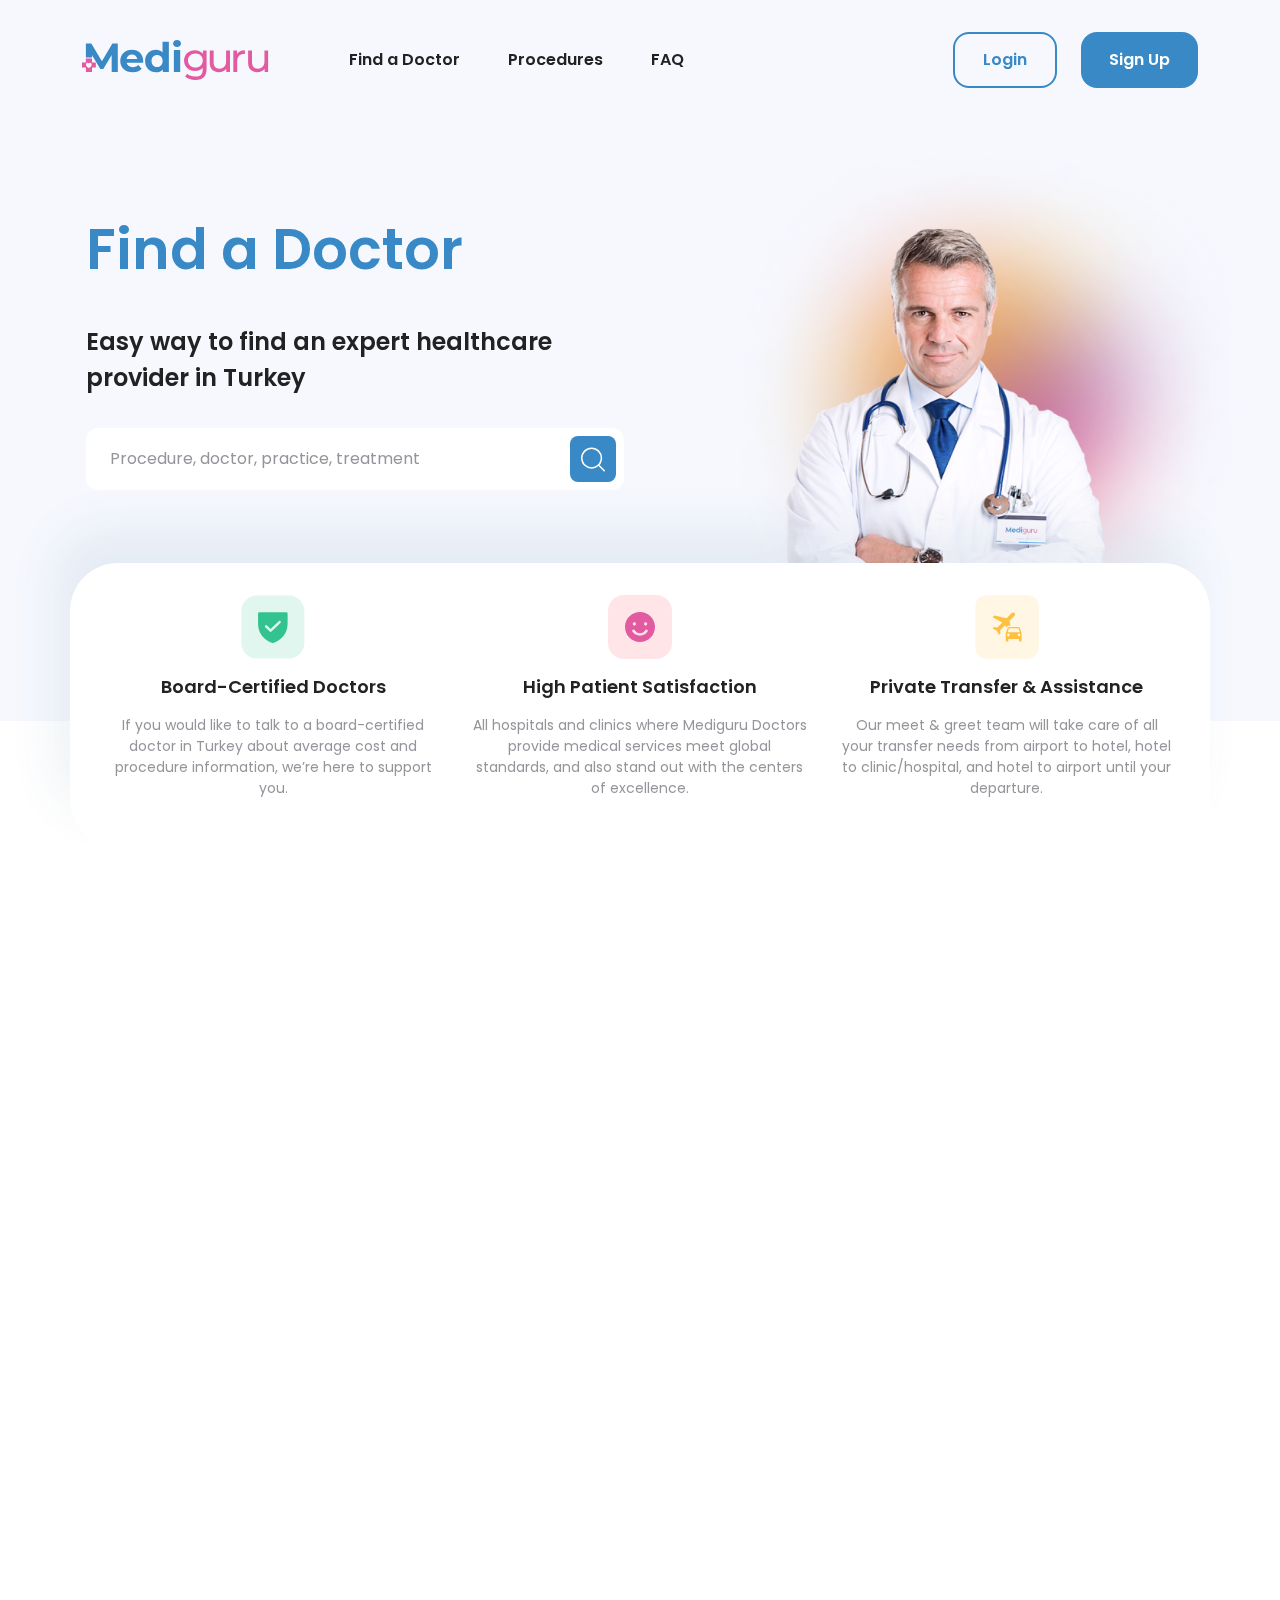
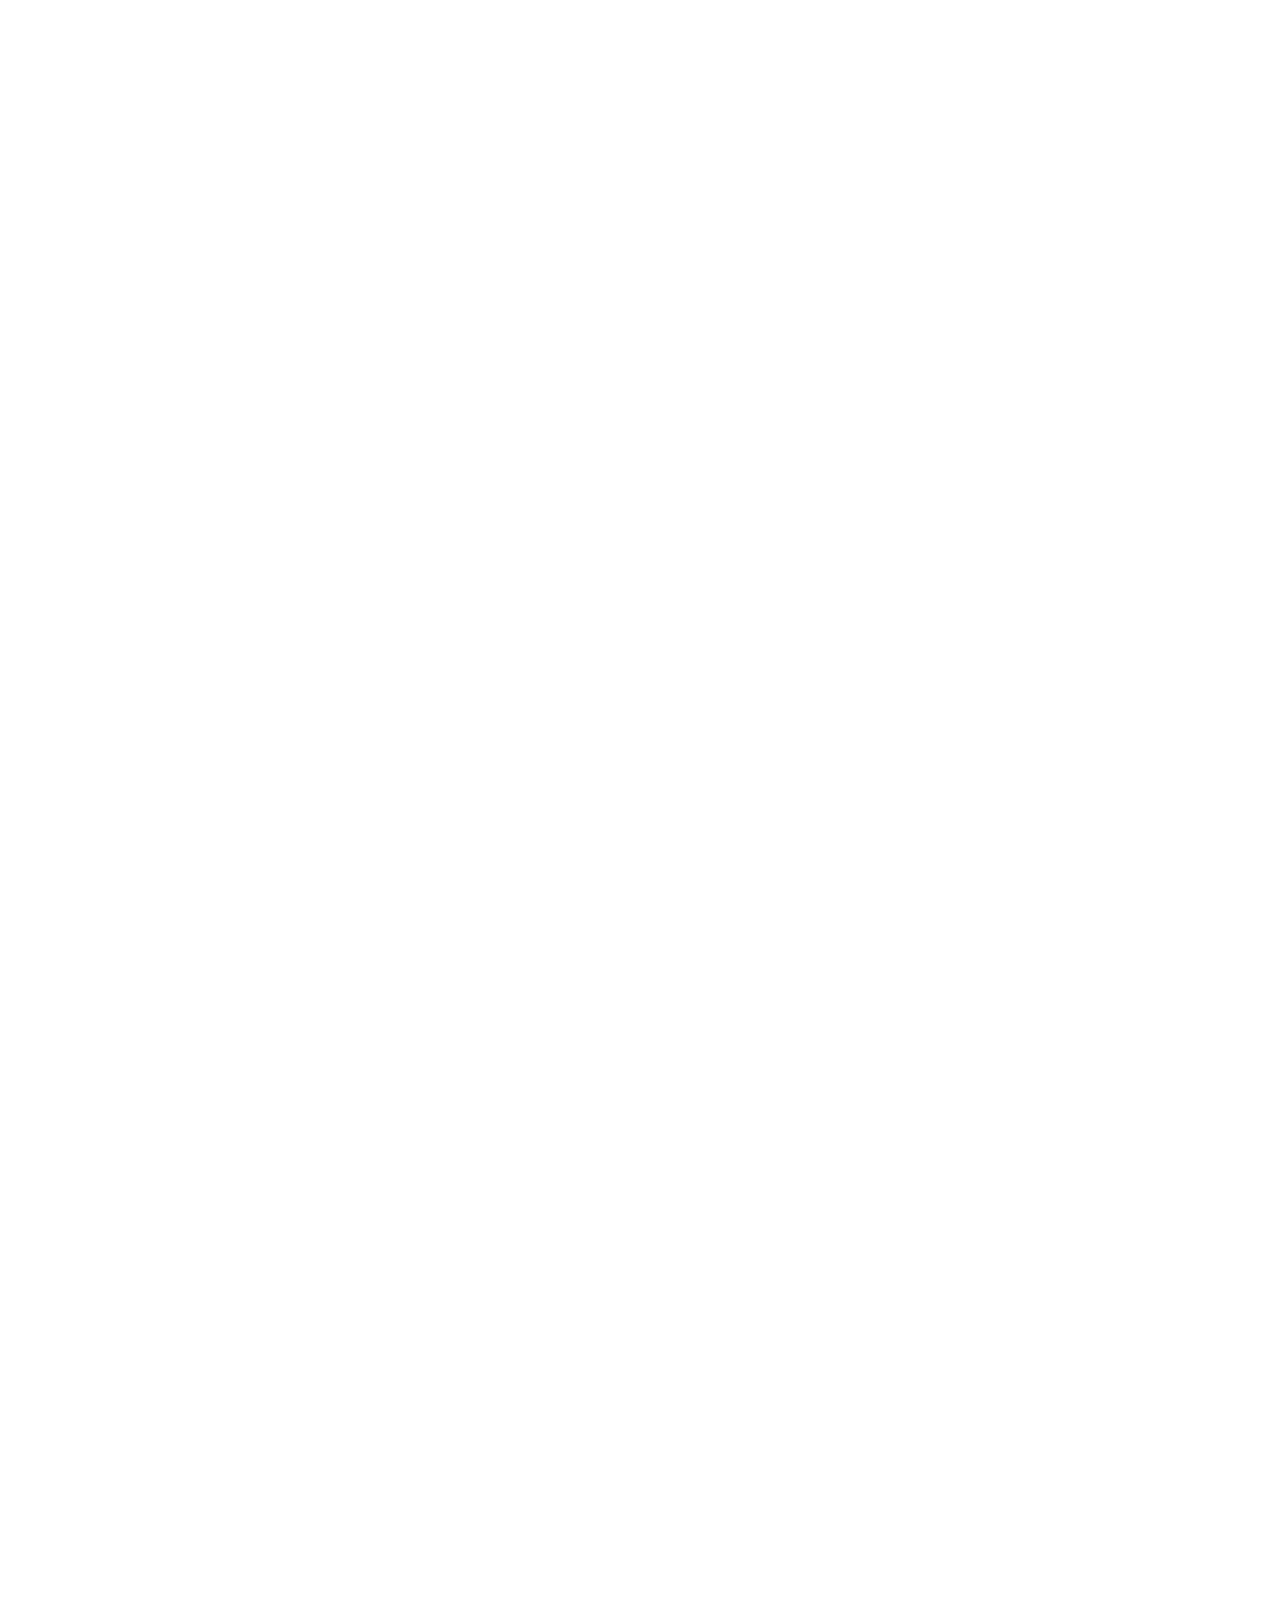
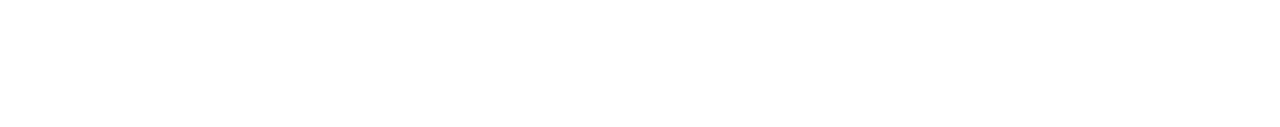
<file: find-a-doctor.html>
<!DOCTYPE html>
<html lang="en">
  <head>
    <meta charset="UTF-8" />
    <meta name="viewport" content="width=device-width, initial-scale=1, shrink-to-fit=no" />
    <meta http-equiv="x-ua-compatible" content="ie=edge" />
    <title>Mediguru</title>
    <link rel="icon" type="image/png" href="img/favicon.png" />
    <link
      href="https://fonts.googleapis.com/css2?family=Poppins:ital,wght@0,400;0,500;0,600;1,400;1,500;1,600&display=swap"
      rel="stylesheet"
    />
    <!-- Font Awesome -->
    <link rel="stylesheet" href="https://use.fontawesome.com/releases/v5.11.2/css/all.css" />
    <!-- Styles -->
    <link rel="stylesheet" href="css/mdb.pro.css" />
    <link rel="stylesheet" href="js/telinput/css/intlTelInput.css" />
    <link rel="stylesheet" href="css/aos.css" />
  </head>
  <body>
    <!-- Header -->
    <section class="header">
      <!-- Navbar -->
      <nav
        class="navbar navbar-expand-lg d-none d-sm-none d-lg-flex"
        aos-init
        aos-animate
        data-aos="fade-down"
        data-aos-duration="800"
      >
        <div class="container">
          <div class="left">
            <div class="logo">
              <a href=""><img src="img/logo.svg" alt="Mediguru" /></a>
            </div>
            <ul class="navbar-nav me-auto mb-2 mb-lg-0">
              <li class="nav-item">
                <a class="nav-link" aria-current="page" href="https://ferdiaktac.github.io/mediguru/find-a-doctor">Find a Doctor</a>
              </li>
              <li class="nav-item">
                <a class="nav-link" href="https://ferdiaktac.github.io/mediguru/procedures">Procedures</a>
              </li>
              <li class="nav-item">
                <a class="nav-link" href="https://ferdiaktac.github.io/mediguru/faq">FAQ</a>
              </li>
            </ul>
          </div>
          <div class="right">
            <!-- Nav-Search -->
            <div class="hero-search form-group">
              <form autocomplete="off" action="">
                <input
                  type="text"
                  id="search"
                  class="form-control form-control-lg"
                  required
                  placeholder="Procedure, doctor, practice, treatment"
                  name="search"
                  autocomplete="off"
                />
                <a href="#" data-toggle="tooltip" data-mdb-placement="bottom" title="Close" class="search-close-button"
                  ><img src="img/icons/cross.svg"
                /></a>
              </form>
            </div>
            <!-- Nav-Search -->
            <a
              class="btn btn-floating search-button"
              href="#"
              role="button"
              data-toggle="tooltip"
              data-mdb-placement="bottom"
              title="Search"
              ><img src="img/icons/Search.svg"
            /></a>
            <!-- User Menu -->
            <!-- <div class="user">
              <div class="dropdown">
                <a
                  class="dropdown-toggle"
                  href="#"
                  role="button"
                  id="dropdownMenuLink"
                  data-toggle="dropdown"
                  aria-expanded="false"
                >
                  <img src="img/icons/UserCircle.svg" />
                  Jane Smith
                </a>

                <ul class="dropdown-menu" aria-labelledby="dropdownMenuLink">
                  <li>
                    <a class="dropdown-item" href="#">
                      <img src="img/icons/User.svg" />Account Details</a
                    >
                  </li>
                  <li>
                    <a class="dropdown-item" href="#">
                      <img src="img/icons/HeartStraight.svg" />Favourite
                      Doctor</a
                    >
                  </li>
                  <li>
                    <a class="dropdown-item" href="#">
                      <img src="img/icons/CalendarBlank.svg" />Reservations</a
                    >
                  </li>
                  <li>
                    <a class="dropdown-item" href="#">
                      <img src="img/icons/LockOpen.svg" />Change Password</a
                    >
                  </li>
                  <li>
                    <a class="dropdown-item" href="#">
                      <img src="img/icons/SignOut.svg" />Logout</a
                    >
                  </li>
                </ul>
              </div>
            </div> -->
            <!-- User Menu End -->

            <div class="signin-up">
              <a
                class="btn btn-outline-primary mr-4"
                href="#"
                role="button"
                data-toggle="modal"
                data-target="#loginModal"
                >Login</a
              >
              <a class="btn btn-primary" href="#" role="button" data-toggle="modal" data-target="#RegisterModal"
                >Sign Up</a
              >
            </div>
          </div>
        </div>
      </nav>
      <!-- Navbar End -->

      <!-- Navbar Mobile -->
      <nav class="navbar navbar-expand-sm d-sm-flex d-lg-none">
        <div class="container">
          <div class="left col-3 justify-content-start">
            <div class="menu">
              <a href="#" role="button" data-toggle="modal" data-target="#MobileMenu">
                <img src="img/icons/menu.svg" alt="" />
              </a>
            </div>
          </div>
          <div class="logo col-6 d-flex justify-content-center">
            <a href=""><img src="img/logo.svg" alt="Mediguru" /></a>
          </div>
          <div class="right col-3 justify-content-end">
            <a
              class="btn btn-floating search-button"
              href="#"
              role="button"
              data-toggle="tooltip"
              data-mdb-placement="bottom"
              title="Search"
              ><img src="img/icons/Search.svg" width="24"
            /></a>
            <!-- Nav-Search -->
            <div class="row">
              <div class="col">
                <div class="hero-search form-group">
                  <form autocomplete="off" action="">
                    <input
                      type="text"
                      id="searchMobile"
                      class="form-control form-control-lg"
                      required
                      placeholder="Procedure, doctor, practice, treatment"
                      name="search"
                      autocomplete="off"
                    />
                    <a
                      href="#"
                      data-toggle="tooltip"
                      data-mdb-placement="bottom"
                      title="Close"
                      class="search-close-button"
                      ><img src="img/icons/cross.svg"
                    /></a>
                  </form>
                </div>
              </div>
            </div>
            <!-- Nav-Search -->
            <div class="account">
              <a href="#" role="button" data-toggle="modal" data-target="#SignInUp">
                <img src="img/icons/UserCircle.svg" alt="" />
              </a>
            </div>
          </div>
        </div>
      </nav>
      <!-- Navbar End -->

      <!-- Hero -->
      <div class="container-fluid g-0 hero doctor mb-4">
        <div class="container">
          <div class="row">
            <div class="col-lg-6 left" aos-init aos-animate data-aos="fade-right" data-aos-duration="800">
              <div class="big-title d1">Find a Doctor</div>
              <div class="info">
                <h4>Easy way to find an expert healthcare provider in Turkey</h4>
              </div>
              <div class="hero-search form-group">
                <form autocomplete="off" action="">
                  <input
                    type="text"
                    id="search_hero"
                    class="form-control form-control-lg"
                    required
                    placeholder="Procedure, doctor, practice, treatment"
                    name="search"
                    autocomplete="off"
                  />
                  <button type="submit" class="btn btn-primary btn-floating">
                    <i class="search"></i>
                  </button>
                </form>
              </div>
            </div>
            <div
              class="col-lg-6 right d-none d-lg-block d-xl-block"
              aos-init
              aos-animate
              data-aos="fade-up"
              data-aos-duration="800"
            >
              <div class="hero-slider">
                <img src="img/slide/hero-doctor.png" alt="" />
              </div>
            </div>
          </div>
        </div>
      </div>
      <!-- Hero End -->
    </section>
    <!-- Header End -->

    <!-- How it works -->
    <section class="sub-page-how-it-works" aos-init aos-animate data-aos="fade-up" data-aos-duration="1000">
      <div class="container">
        <div class="row">
          <div class="col-lg-4" aos-init aos-animate data-aos="fade-right" data-aos-duration="800">
            <div class="feature">
              <img src="img/icons/how-it-works-5.svg" alt="" />
              <h5>Board-Certified Doctors</h5>
              <p class="p16">
                If you would like to talk to a board-certified doctor in Turkey about average cost and procedure
                information, we’re here to support you.
              </p>
            </div>
          </div>
          <div class="col-lg-4" aos-init aos-animate data-aos="zoom-in" data-aos-duration="800">
            <div class="feature">
              <img src="img/icons/how-it-works-4.svg" alt="" />
              <h5>High Patient Satisfaction</h5>
              <p class="p16">
                All hospitals and clinics where Mediguru Doctors provide medical services meet global standards, and
                also stand out with the centers of excellence.
              </p>
            </div>
          </div>
          <div class="col-lg-4" aos-init aos-animate data-aos="fade-left" data-aos-duration="800">
            <div class="feature">
              <img src="img/icons/how-it-works-2.svg" alt="" />
              <h5>Private Transfer & Assistance</h5>
              <p class="p16">
                Our meet & greet team will take care of all your transfer needs from airport to hotel, hotel to
                clinic/hospital, and hotel to airport until your departure.
              </p>
            </div>
          </div>
        </div>
      </div>
    </section>
    <!-- How it works End-->

    <!-- Doctors -->
    <section class="doctors-list" aos-init aos-animate data-aos="fade-up" data-aos-duration="1000">
      <div class="container">
        <div class="title">
          <h1 class="mb-32 text-center">Doctors</h1>
          <div class="count-items">
            <span class="count"></span>
            <span> Doctors</span>
          </div>
          <div class="filterbuttonmodal">
            <a type="button" class="btn btn-link" data-toggle="modal" data-target="#FilterWrapper" data-dismiss="modal"
              ><img src="img/icons/filter.svg" alt=""
            /></a>
          </div>
        </div>
        <div class="row">
          <!-- Filter -->
          <div class="col-lg-12 mb-32">
            <div
              class="filter-wrapper modal fade bottom"
              id="FilterWrapper"
              tabindex="-1"
              aria-labelledby="#FilterWrapper"
              aria-hidden="true"
            >
              <div class="modal-dialog modal-dialog-centered modal-fullscreen" role="document">
                <div class="modal-content">
                  <div class="modal-header d-flex justify-content-center">
                    <h3 class="modal-title" id="#FilterWrapper">Filter</h3>
                    <div class="close-filter">
                      <a href="#" data-dismiss="modal"><img src="img/icons/cross.svg" alt="" /></a>
                    </div>
                  </div>
                  <div class="modal-body">
                    <div class="container p-0">
                      <div id="filter-sort" data-mdb-auto-filter="true">
                        <!-- Treatments -->
                        <div class="filter-dropdown treatments" data-mdb-filter="treatments">
                          <div class="dropdown">
                            <a
                              class="dropdown-toggle"
                              href="#"
                              role="button"
                              data-toggle="dropdown"
                              aria-expanded="false"
                            >
                              Treatments
                              <span class="count-checked d-none"></span>
                            </a>
                            <ul class="dropdown-menu"></ul>
                          </div>
                        </div>
                        <!-- Treatments End -->

                        <!-- City -->
                        <div class="filter-dropdown city" data-mdb-filter="city">
                          <div class="dropdown">
                            <a
                              class="dropdown-toggle"
                              href="#"
                              role="button"
                              data-toggle="dropdown"
                              aria-expanded="false"
                            >
                              Doctor’s City
                              <span class="count-checked d-none"></span>
                            </a>
                            <ul class="dropdown-menu"></ul>
                          </div>
                        </div>
                        <!-- City End -->

                        <!-- Rating -->
                        <div class="filter-dropdown ratings" data-mdb-filter="rate">
                          <div class="dropdown">
                            <a
                              class="dropdown-toggle"
                              href="#"
                              role="button"
                              data-toggle="dropdown"
                              aria-expanded="false"
                            >
                              Customer Ratings
                            </a>

                            <ul class="dropdown-menu">
                              <li class="dropdown-item">
                                <input
                                  type="radio"
                                  class="form-check-input"
                                  name="rating"
                                  id="rating5"
                                  value="5 stars & above"
                                />
                                <label for="rating5">
                                  <ul class="rating" data-toggle="rating" data-readonly="true" data-value="5">
                                    <li><i class="far fa-star fa-sm"></i></li>
                                    <li><i class="far fa-star fa-sm"></i></li>
                                    <li><i class="far fa-star fa-sm"></i></li>
                                    <li><i class="far fa-star fa-sm"></i></li>
                                    <li><i class="far fa-star fa-sm"></i></li>
                                  </ul>
                                  <span>& above</span>
                                </label>
                              </li>
                              <li class="dropdown-item">
                                <input
                                  type="radio"
                                  class="form-check-input"
                                  name="rating"
                                  id="rating4"
                                  value="4 stars & above"
                                />
                                <label for="rating4">
                                  <ul class="rating" data-toggle="rating" data-readonly="true" data-value="4">
                                    <li><i class="far fa-star fa-sm"></i></li>
                                    <li><i class="far fa-star fa-sm"></i></li>
                                    <li><i class="far fa-star fa-sm"></i></li>
                                    <li><i class="far fa-star fa-sm"></i></li>
                                    <li><i class="far fa-star fa-sm"></i></li>
                                  </ul>
                                  <span>& above</span>
                                </label>
                              </li>
                              <li class="dropdown-item">
                                <input
                                  type="radio"
                                  class="form-check-input"
                                  name="rating"
                                  id="rating3"
                                  value="3 stars & above"
                                />
                                <label for="rating3">
                                  <ul class="rating" data-toggle="rating" data-readonly="true" data-value="3">
                                    <li><i class="far fa-star fa-sm"></i></li>
                                    <li><i class="far fa-star fa-sm"></i></li>
                                    <li><i class="far fa-star fa-sm"></i></li>
                                    <li><i class="far fa-star fa-sm"></i></li>
                                    <li><i class="far fa-star fa-sm"></i></li>
                                  </ul>
                                  <span>& above</span>
                                </label>
                              </li>
                              <li class="dropdown-item">
                                <input
                                  type="radio"
                                  class="form-check-input"
                                  name="rating"
                                  id="rating2"
                                  value="2 stars & above"
                                />
                                <label for="rating2">
                                  <ul class="rating" data-toggle="rating" data-readonly="true" data-value="2">
                                    <li><i class="far fa-star fa-sm"></i></li>
                                    <li><i class="far fa-star fa-sm"></i></li>
                                    <li><i class="far fa-star fa-sm"></i></li>
                                    <li><i class="far fa-star fa-sm"></i></li>
                                    <li><i class="far fa-star fa-sm"></i></li>
                                  </ul>
                                  <span>& above</span>
                                </label>
                              </li>
                              <li class="dropdown-item">
                                <input
                                  type="radio"
                                  class="form-check-input"
                                  name="rating"
                                  id="rating1"
                                  value="1 stars & above"
                                />
                                <label for="rating1">
                                  <ul class="rating" data-toggle="rating" data-readonly="true" data-value="1">
                                    <li><i class="far fa-star fa-sm"></i></li>
                                    <li><i class="far fa-star fa-sm"></i></li>
                                    <li><i class="far fa-star fa-sm"></i></li>
                                    <li><i class="far fa-star fa-sm"></i></li>
                                    <li><i class="far fa-star fa-sm"></i></li>
                                  </ul>
                                  <span>& above</span>
                                </label>
                              </li>
                            </ul>
                          </div>
                        </div>
                        <!-- Rating End -->

                        <!-- Experience -->
                        <div class="filter-dropdown yearsofexperience" data-mdb-filter="yearsofexperience">
                          <div class="dropdown">
                            <a
                              class="dropdown-toggle"
                              href="#"
                              role="button"
                              data-toggle="dropdown"
                              aria-expanded="false"
                            >
                              Years of Experience
                            </a>

                            <ul class="dropdown-menu">
                              <li class="dropdown-item">
                                <input
                                  type="radio"
                                  class="form-check-input"
                                  name="years"
                                  id="years1"
                                  value="1-5 Years Experience"
                                />
                                <label for="years1">1-5 Years</label>
                              </li>
                              <li class="dropdown-item">
                                <input
                                  type="radio"
                                  class="form-check-input"
                                  name="years"
                                  id="years2"
                                  value="5-10 Years Experience"
                                />
                                <label for="years2">5-10 Years</label>
                              </li>
                              <li class="dropdown-item">
                                <input
                                  type="radio"
                                  class="form-check-input"
                                  name="years"
                                  id="years3"
                                  value="10-15 Years Experience"
                                />
                                <label for="years3">10-15 Years</label>
                              </li>
                              <li class="dropdown-item">
                                <input
                                  type="radio"
                                  class="form-check-input"
                                  name="years"
                                  id="years4"
                                  value="15+ Years Experience"
                                />
                                <label for="years4">15+ Years</label>
                              </li>
                            </ul>
                          </div>
                        </div>
                        <!-- Experience End -->
                        <button type="button" class="btn btn-outline-primary" id="filterSortReset" data-dismiss="modal">
                          Clear
                        </button>
                        <button type="button" class="btn btn-primary" id="filterdone" data-dismiss="modal">Done</button>
                      </div>
                    </div>
                  </div>
                </div>
              </div>
            </div>
          </div>
          <!-- Filter End -->
        </div>
        <div class="row" id="doctors-data"></div>
      </div>
    </section>
    <!-- Doctors End -->

    <!-- Footer -->
    <footer>
      <div class="container ask-a-question" aos-init aos-animate data-aos="fade-up" data-aos-duration="1000">
        <div class="row">
          <div class="col-lg-6 d-flex flex-column justify-content-center">
            <div class="d1 mb-4">Get started with us</div>
            <p class="p20">
              Need more time to discuss? Don’t worry, we are ready to help you 24/7. Please fill in the column on the
              right to get started.
            </p>
          </div>
          <div class="col-lg-5 offset-lg-1">
            <form action="">
              <h3 class="mb-32">Ask a question</h3>
              <div class="form-group">
                <input
                  type="text"
                  class="form-control form-control-lg"
                  id="Ask_FullName"
                  placeholder="Full Name"
                  required="required"
                />
              </div>
              <div class="form-group">
                <input
                  type="email"
                  class="form-control form-control-lg"
                  id="Ask_Email"
                  placeholder="Email"
                  required="required"
                />
              </div>
              <div class="form-group">
                <textarea
                  type="textarea"
                  class="form-control form-control-lg"
                  id="Ask_Messsage"
                  placeholder="Message"
                  required="required"
                  style="height: 100px; resize: none"
                ></textarea>
              </div>
              <button type="submit" class="btn btn-primary w-100">Send</button>
            </form>
          </div>
        </div>
      </div>
      <div class="container footer" aos-init aos-animate data-aos="fade-up" data-aos-duration="1000">
        <div class="row">
          <div class="col-lg-4 mediguru mb-md-4">
            <img src="img/logo.svg" alt="" />
            <span>Find the Best Doctors in Turkey</span>
            <ul class="social">
              <li>
                <a href=""><img src="img/icons/facebook.svg" alt="" /> </a>
              </li>
              <li>
                <a href=""><img src="img/icons/twitter.svg" alt="" /> </a>
              </li>
              <li>
                <a href=""><img src="img/icons/instagram.svg" alt="" /> </a>
              </li>
              <li>
                <a href=""><img src="img/icons/linkedin.svg" alt="" /> </a>
              </li>
            </ul>
          </div>
          <div class="col-lg-2 mb-md-4">
            <h4 class="title">About</h4>
            <ul class="footer-menu">
              <li><a href="">Menu Item</a></li>
              <li><a href="">Menu Item</a></li>
              <li><a href="">Menu Item</a></li>
              <li><a href="">Terms & Conditions</a></li>
              <li><a href="">Privacy Policy</a></li>
            </ul>
          </div>
          <div class="col-lg-2 mb-md-4">
            <h4 class="title">Link</h4>
            <ul class="footer-menu">
              <li><a href="">Find a Doctor</a></li>
              <li><a href="">Procedures</a></li>
              <li><a href="">FAQ</a></li>
              <li><a href="">Menu Item</a></li>
              <li><a href="">Menu Item</a></li>
            </ul>
          </div>
          <div class="col-lg-4">
            <h4 class="title">Contact</h4>
            <ul class="footer-menu">
              <li>
                <img src="img/icons/Phone.svg" />
                <a href="tel:+90 850 888 88 88">+90 850 888 88 88</a>
              </li>
              <li>
                <img src="img/icons/Envelope.svg" />
                <a href="mailto:contact@mediguru.com">contact@mediguru.com</a>
              </li>
              <li>
                <img src="img/icons/MapPin.svg" />
                Mecidiyekoy Neighborhood, Selahattin Pinar Road, Apartment Number:25/2<br />Sisli/Istanbul TURKEY
              </li>
            </ul>
          </div>
          <div class="col-lg-12 copyright">© 2023 All Rights Reserved - <a href="">Mediguru</a></div>
        </div>
      </div>
    </footer>
    <!-- Footer End-->

    <!-- Modals -->

    <!--Login Modal-->
    <div class="modal fade bottom" id="loginModal" tabindex="-1" aria-labelledby="#loginModal" aria-hidden="true">
      <div class="modal-dialog modal-dialog-centered">
        <div class="modal-content">
          <div class="modal-header d-flex justify-content-center">
            <h3 class="modal-title" id="#loginModal">Login</h3>
          </div>
          <div class="modal-body">
            <form>
              <div class="form-group">
                <label for="Email">Email</label>
                <input
                  type="email"
                  class="form-control form-control-lg"
                  id="Email"
                  placeholder="Email"
                  required="required"
                />
              </div>
              <div class="form-group">
                <label for="loginPassword">Password</label>
                <input
                  type="password"
                  class="form-control form-control-lg"
                  id="password"
                  placeholder="Password"
                  required="required"
                />
              </div>
              <div class="row justify-content-between">
                <div class="col">
                  <div class="form-check">
                    <input type="checkbox" class="form-check-input" id="Remember" />
                    <label class="form-check-label" for="Remember">Remember me</label>
                  </div>
                </div>
                <div class="col text-right">
                  <a
                    type="button"
                    class="btn btn-link"
                    data-toggle="modal"
                    data-target="#ForgotPassword"
                    data-dismiss="modal"
                    >Forgot Password</a
                  >
                </div>
              </div>
              <button type="submit" class="btn btn-primary w-100">Login</button>
              <div class="row">
                <div class="col text-center mt-4">
                  Don’t have an account?
                  <a
                    type="button"
                    class="btn btn-link"
                    data-toggle="modal"
                    data-dismiss="modal"
                    data-target="#RegisterModal"
                    >Register</a
                  >
                </div>
              </div>
            </form>
          </div>
        </div>
      </div>
    </div>
    <!--Login Modal end-->

    <!--Register Modal-->
    <div class="modal fade bottom" id="RegisterModal" tabindex="-1" aria-labelledby="#RegisterModal" aria-hidden="true">
      <div class="modal-dialog modal-dialog-centered modal-dialog-scrollable">
        <div class="modal-content">
          <div class="modal-header d-flex justify-content-center">
            <h3 class="modal-title" id="#RegisterModal">Sign Up</h3>
          </div>
          <div class="modal-body">
            <form action="" oninput='up2.setCustomValidity(up2.value != up.value ? "Passwords do not match." : "")'>
              <div class="form-group">
                <label for="FullName">Full Name</label>
                <input
                  type="text"
                  class="form-control form-control-lg"
                  id="FullName"
                  placeholder="Full Name"
                  required="required"
                />
              </div>
              <div class="form-group">
                <label for="Email">Email</label>
                <input
                  type="email"
                  class="form-control form-control-lg"
                  id="EmailRegister"
                  placeholder="Email"
                  required="required"
                />
              </div>
              <div class="form-group">
                <label for="tel_number">Phone</label>
                <input
                  type="tel"
                  class="form-control form-control-lg"
                  id="tel_number"
                  name="tel_number"
                  required="required"
                />
              </div>
              <div class="form-group">
                <label for="password1">Password</label>
                <input
                  type="password"
                  class="form-control form-control-lg"
                  id="password1"
                  placeholder="Password"
                  required="required"
                  name="up"
                />
              </div>
              <div class="form-group">
                <label for="password2">Password Confirmation</label>
                <input
                  type="password"
                  class="form-control form-control-lg"
                  id="password2"
                  placeholder="Password Confirmation"
                  required="required"
                  name="up2"
                />
              </div>
              <div class="row justify-content-center">
                <div class="col">
                  <div class="form-check">
                    <input type="checkbox" class="form-check-input" id="Terms" />
                    <label class="form-check-label" for="Terms"
                      >I agree to the
                      <a type="button" class="btn btn-link" data-toggle="modal" data-target="#TermsAndConditions"
                        >Terms & Conditions</a
                      ></label
                    >
                  </div>
                </div>
              </div>
              <button type="submit" class="btn btn-primary w-100">Sign Up</button>
              <div class="row">
                <div class="col text-center mt-4">
                  Already have an account?
                  <a
                    type="button"
                    class="btn btn-link"
                    data-toggle="modal"
                    data-target="#loginModal"
                    data-dismiss="modal"
                    >Login</a
                  >
                </div>
              </div>
            </form>
          </div>
        </div>
      </div>
    </div>
    <!--Register Modal end-->

    <!--TermsAndConditions Modal-->
    <div
      class="modal fade bottom"
      id="TermsAndConditions"
      tabindex="-1"
      aria-labelledby="#TermsAndConditions"
      aria-hidden="true"
    >
      <div class="modal-dialog modal-dialog-centered modal-dialog-scrollable modal-lg">
        <div class="modal-content">
          <div class="modal-header d-flex justify-content-center pb-4">
            <h3 class="modal-title" id="#TermsAndConditions">Terms & Conditions</h3>
          </div>
          <div class="modal-body">
            <p>
              Lorem ipsum dolor sit amet, consectetur adipiscing elit. Nunc vestibulum egestas odio, eget vehicula
              libero feugiat vitae. Lorem ipsum dolor sit amet, consectetur adipiscing elit. Duis luctus turpis neque,
              sed sagittis lectus faucibus interdum. Vestibulum efficitur viverra faucibus. Duis sagittis vel velit ut
              faucibus. Aenean aliquet magna dolor, egestas commodo ligula varius a. Duis dignissim metus lacus, nec
              hendrerit arcu tempus et. Donec ligula metus, mollis et purus vitae, mattis hendrerit ante. Ut lacus enim,
              luctus ac semper vitae, efficitur vel purus. Vivamus venenatis venenatis eros, et varius ipsum. Nunc in
              odio nec ipsum malesuada fringilla. Nulla in orci lobortis, pretium nibh vel, sagittis ante. Suspendisse
              vitae nulla aliquam, auctor purus at, eleifend ex. Sed ullamcorper congue nulla ut semper. Curabitur
              pharetra aliquam est, a pharetra neque.
            </p>
            <p>
              Nam ac vulputate enim. Vivamus eu elit vitae nisl porttitor vestibulum id cursus urna. Proin et velit
              justo. Maecenas tempus viverra purus et consectetur. Proin consequat blandit augue vel sagittis. Sed quis
              lorem orci. In et tellus vitae turpis mollis laoreet vel gravida neque. Fusce ex nibh, bibendum non ornare
              eget, posuere ut eros. Mauris rutrum vel orci tincidunt convallis. Curabitur sapien nulla, fermentum sed
              nisi ut, euismod vehicula lectus. Donec et ipsum sed neque imperdiet ornare id vel sapien. Suspendisse
              auctor lacinia orci ut rutrum.
            </p>
            <p>
              Lorem ipsum dolor sit amet, consectetur adipiscing elit. Nunc vestibulum egestas odio, eget vehicula
              libero feugiat vitae. Lorem ipsum dolor sit amet, consectetur adipiscing elit. Duis luctus turpis neque,
              sed sagittis lectus faucibus interdum. Vestibulum efficitur viverra faucibus. Duis sagittis vel velit ut
              faucibus. Aenean aliquet magna dolor, egestas commodo ligula varius a. Duis dignissim metus lacus, nec
              hendrerit arcu tempus et. Donec ligula metus, mollis et purus vitae, mattis hendrerit ante. Ut lacus enim,
              luctus ac semper vitae, efficitur vel purus. Vivamus venenatis venenatis eros, et varius ipsum. Nunc in
              odio nec ipsum malesuada fringilla. Nulla in orci lobortis, pretium nibh vel, sagittis ante. Suspendisse
              vitae nulla aliquam, auctor purus at, eleifend ex. Sed ullamcorper congue nulla ut semper. Curabitur
              pharetra aliquam est, a pharetra neque.
            </p>
            <p>
              Nam ac vulputate enim. Vivamus eu elit vitae nisl porttitor vestibulum id cursus urna. Proin et velit
              justo. Maecenas tempus viverra purus et consectetur. Proin consequat blandit augue vel sagittis. Sed quis
              lorem orci. In et tellus vitae turpis mollis laoreet vel gravida neque. Fusce ex nibh, bibendum non ornare
              eget, posuere ut eros. Mauris rutrum vel orci tincidunt convallis. Curabitur sapien nulla, fermentum sed
              nisi ut, euismod vehicula lectus. Donec et ipsum sed neque imperdiet ornare id vel sapien. Suspendisse
              auctor lacinia orci ut rutrum.
            </p>
          </div>
          <div class="modal-footer justify-content-center">
            <button
              type="button"
              class="btn btn-outline-primary w-50"
              data-toggle="modal"
              data-target="#RegisterModal"
              data-dismiss="modal"
            >
              Close
            </button>
          </div>
        </div>
      </div>
    </div>
    <!--TermsAndConditions Modal end-->

    <!--Reset Password Modal-->
    <div
      class="modal fade bottom"
      id="ForgotPassword"
      tabindex="-1"
      aria-labelledby="#ForgotPassword"
      aria-hidden="true"
    >
      <div class="modal-dialog modal-dialog-centered">
        <div class="modal-content">
          <div class="modal-header d-flex justify-content-center flex-column">
            <h3 class="modal-title" id="#ForgotPassword">Reset Password</h3>
            <p>Enter your email address and we will send you a link to login.</p>
          </div>
          <div class="modal-body">
            <form>
              <div class="form-group">
                <label for="Email_Reset">Email</label>
                <input
                  type="email"
                  class="form-control form-control-lg"
                  id="Email_Reset"
                  placeholder="Email"
                  required="required"
                />
              </div>
              <button type="submit" class="btn btn-primary w-100">Send</button>
            </form>
          </div>
        </div>
      </div>
    </div>
    <!--Reset Password Modal end-->

    <!--Account Mobile Modal-->
    <div class="modal fade bottom" id="SignInUp" tabindex="-1" aria-labelledby="#SignInUp" aria-hidden="true">
      <div class="modal-dialog modal-dialog-centered">
        <div class="modal-content">
          <div class="modal-header d-flex justify-content-center">
            <h3 class="modal-title" id="#SignInUp">Account</h3>
          </div>
          <div class="modal-body">
            <div class="signin-up">
              <a
                class="btn btn-outline-primary w-100 mb-4"
                href="#"
                role="button"
                data-toggle="modal"
                data-target="#loginModal"
                data-dismiss="modal"
                >Login</a
              >
              <a
                class="btn btn-primary w-100"
                href="#"
                role="button"
                data-toggle="modal"
                data-target="#RegisterModal"
                data-dismiss="modal"
                >Sign Up</a
              >
            </div>
            <!-- If Logged In -->
            <!-- <div class="user">
              <div class="dropdown">
                <a>
                  <img src="img/icons/UserCircle.svg" />
                  Jane Smith
                </a>

                <ul class="dropdown-menu">
                  <li>
                    <a class="dropdown-item" href="#">
                      <img src="img/icons/User.svg" />Account Details</a
                    >
                  </li>
                  <li>
                    <a class="dropdown-item" href="#">
                      <img src="img/icons/HeartStraight.svg" />Favourite
                      Doctor</a
                    >
                  </li>
                  <li>
                    <a class="dropdown-item" href="#">
                      <img src="img/icons/CalendarBlank.svg" />Reservations</a
                    >
                  </li>
                  <li>
                    <a class="dropdown-item" href="#">
                      <img src="img/icons/LockOpen.svg" />Change Password</a
                    >
                  </li>
                  <li>
                    <a class="dropdown-item" href="#">
                      <img src="img/icons/SignOut.svg" />Logout</a
                    >
                  </li>
                </ul>
              </div>
            </div> -->
            <!-- If Logged In End -->
          </div>
        </div>
      </div>
    </div>
    <!--Account Mobile Modal end-->

    <!--Mobile Menu Modal-->
    <div class="modal fade bottom" id="MobileMenu" tabindex="-1" aria-labelledby="#MobileMenu" aria-hidden="true">
      <div class="modal-dialog modal-dialog-centered">
        <div class="modal-content">
          <div class="modal-header d-flex justify-content-center">
            <h3 class="modal-title" id="#MobileMenu">Menu</h3>
          </div>
          <div class="modal-body">
            <div class="user">
              <div class="dropdown">
                <ul class="dropdown-menu">
                  <li>
                    <a class="dropdown-item" href="#">Find a Doctor</a>
                  </li>
                  <li>
                    <a class="dropdown-item" href="#">Procedures</a>
                  </li>
                  <li>
                    <a class="dropdown-item" href="#">FAQ</a>
                  </li>
                </ul>
              </div>
            </div>
          </div>
        </div>
      </div>
    </div>
    <!--Mobile Menu Modal End -->

    <!-- Modals End -->
  </body>

  <!-- Scripts -->
  <script type="text/javascript" src="js/jquery-3.6.0.min.js"></script>
  <script type="text/javascript" src="js/mdb.min.js"></script>
  <script type="text/javascript" src="js/main.js"></script>
  <script type="text/javascript" src="js/aos.js"></script>
  <script type="text/javascript" src="js/telinput/js/utils.js"></script>
  <script type="text/javascript" src="js/telinput/js/intlTelInput.min.js"></script>

  <!-- Custom Scripts -->
  <script type="text/javascript" src="src/js/pro/filters.min.js"></script>

  <script>
    const MultiFilters = document.getElementById("filter-sort");
    const FilterDataDoctors = document.getElementById("doctors-data");
    const multiReset = document.getElementById("filterSortReset");
    const sortSelect = document.getElementById("sort-select");
    const rateInputs = ["rating1", "rating2", "rating3", "rating4", "rating5"];
    const yearsInputs = ["years1", "years2", "years3", "years4"];

    const getItemsDoctors = () => {
      return fetch("data/doctors.json").then((data) => data.json());
    };

    getItemsDoctors().then((items) => {
      const multiInstance = new Filters(MultiFilters, {
        items,
      });
      renderItems(items);

      const numObjects = items.length;
      const count = $("span.count");
      $("span.count").html(numObjects);

      multiReset.addEventListener("click", () => {
        multiInstance.clear();
        $(".filter-dropdown").removeClass("active");
        $(".count-checked").addClass("d-none");
        document.querySelector(".ratings .dropdown a").innerText = `Customer Ratings`;
        document.querySelector(".yearsofexperience .dropdown a").innerText = `Years of Experience`;
      });

      // Rate
      document.getElementById(rateInputs[0]).addEventListener("change", () => {
        const filtersInstance = Filters.getInstance(MultiFilters);

        filtersInstance.filter({
          rate: (rate) => {
            return rate >= 1.0 && rate < 2.0;
          },
        });
      });

      document.getElementById(rateInputs[1]).addEventListener("change", () => {
        const filtersInstance = Filters.getInstance(MultiFilters);

        filtersInstance.filter({
          rate: (rate) => {
            return rate >= 2.0 && rate < 3.0;
          },
        });
      });

      document.getElementById(rateInputs[2]).addEventListener("change", () => {
        const filtersInstance = Filters.getInstance(MultiFilters);

        filtersInstance.filter({
          rate: (rate) => {
            return rate >= 3.0 && rate < 4.0;
          },
        });
      });

      document.getElementById(rateInputs[3]).addEventListener("change", () => {
        const filtersInstance = Filters.getInstance(MultiFilters);

        filtersInstance.filter({
          rate: (rate) => {
            return rate >= 4.0 && rate < 5.0;
          },
        });
      });

      document.getElementById(rateInputs[4]).addEventListener("change", () => {
        const filtersInstance = Filters.getInstance(MultiFilters);

        filtersInstance.filter({
          rate: (rate) => {
            return rate >= 5.0;
          },
        });
      });

      // Years
      document.getElementById(yearsInputs[0]).addEventListener("change", () => {
        const filtersInstance = Filters.getInstance(MultiFilters);

        filtersInstance.filter({
          yearsofexperience: (yearsofexperience) => {
            return yearsofexperience >= 1 && yearsofexperience < 5;
          },
        });
      });

      document.getElementById(yearsInputs[1]).addEventListener("change", () => {
        const filtersInstance = Filters.getInstance(MultiFilters);

        filtersInstance.filter({
          yearsofexperience: (yearsofexperience) => {
            return yearsofexperience >= 5 && yearsofexperience < 10;
          },
        });
      });

      document.getElementById(yearsInputs[2]).addEventListener("change", () => {
        const filtersInstance = Filters.getInstance(MultiFilters);

        filtersInstance.filter({
          yearsofexperience: (yearsofexperience) => {
            return yearsofexperience >= 10 && yearsofexperience < 15;
          },
        });
      });

      document.getElementById(yearsInputs[3]).addEventListener("change", () => {
        const filtersInstance = Filters.getInstance(MultiFilters);

        filtersInstance.filter({
          yearsofexperience: (yearsofexperience) => {
            return yearsofexperience >= 15;
          },
        });
      });
    });

    const renderItems = (items) => {
      const elements = items.map((item) => {
        const template = `
    <!-- Doctor Item -->
    <div class="col-lg-4 mb-32">
      <a href="${item.link}" class="doctor-item">
        <div class="left">
          <img src="${item.img}" alt="" />
        </div>
        <div class="right">
          <div class="top">
            <div class="doctor-info">
              <h6 class="doctor-name">${item.name}</h6>
              <span class="p14 semibold pt-1">${item.specialty}</span>
            </div>
            <div class="favorite">
              <!-- If is not logged in -->
              <!-- <div class="favorite" data-toggle="modal" data-target="#loginModal">
              <input type="checkbox" class="favorite-checkbox" id="${item.id}" disabled/> -->
              <!-- If is not logged in -->
              <input type="checkbox" class="favorite-checkbox" id="${item.id}" />
              <label for="${item.id}">
                <svg id="heart-svg" viewBox="467 392 58 57" xmlns="http://www.w3.org/2000/svg">
                  <g id="Group" fill="none" fill-rule="evenodd" transform="translate(467 392)">
                    <path
                      d="M29.144 20.773c-.063-.13-4.227-8.67-11.44-2.59C7.63 28.795 28.94 43.256 29.143 43.394c.204-.138 21.513-14.6 11.44-25.213-7.214-6.08-11.377 2.46-11.44 2.59z"
                      id="heart"
                      fill="#c6d2db"
                    />
                    <circle id="main-circ" fill="#E2264D" opacity="0" cx="29.5" cy="29.5" r="1.5" />

                    <g id="grp7" opacity="0" transform="translate(7 6)">
                      <circle id="oval1" fill="#9CD8C3" cx="2" cy="6" r="2" />
                      <circle id="oval2" fill="#8CE8C3" cx="5" cy="2" r="2" />
                    </g>

                    <g id="grp6" opacity="0" transform="translate(0 28)">
                      <circle id="oval1" fill="#CC8EF5" cx="2" cy="7" r="2" />
                      <circle id="oval2" fill="#91D2FA" cx="3" cy="2" r="2" />
                    </g>

                    <g id="grp3" opacity="0" transform="translate(52 28)">
                      <circle id="oval2" fill="#9CD8C3" cx="2" cy="7" r="2" />
                      <circle id="oval1" fill="#8CE8C3" cx="4" cy="2" r="2" />
                    </g>

                    <g id="grp2" opacity="0" transform="translate(44 6)">
                      <circle id="oval2" fill="#CC8EF5" cx="5" cy="6" r="2" />
                      <circle id="oval1" fill="#CC8EF5" cx="2" cy="2" r="2" />
                    </g>

                    <g id="grp5" opacity="0" transform="translate(14 50)">
                      <circle id="oval1" fill="#91D2FA" cx="6" cy="5" r="2" />
                      <circle id="oval2" fill="#91D2FA" cx="2" cy="2" r="2" />
                    </g>

                    <g id="grp4" opacity="0" transform="translate(35 50)">
                      <circle id="oval1" fill="#F48EA7" cx="6" cy="5" r="2" />
                      <circle id="oval2" fill="#F48EA7" cx="2" cy="2" r="2" />
                    </g>

                    <g id="grp1" opacity="0" transform="translate(24)">
                      <circle id="oval1" fill="#9FC7FA" cx="2.5" cy="3" r="2" />
                      <circle id="oval2" fill="#9FC7FA" cx="7.5" cy="2" r="2" />
                    </g>
                  </g>
                </svg>
              </label>
            </div>
          </div>
          <div class="bottom">
            <div class="place">
              <img src="img/icons/place.svg" alt="" />
              ${item.city}
            </div>
            <div class="rating">
              <div class="rate">
                <img src="img/icons/star-outline.svg" alt="" />
                ${item.rate}
              </div>
              <div class="comment">(<span>${item.comment}</span>)</div>
            </div>
          </div>
        </div>
      </a>
    </div>
    <!-- Doctor Item End-->
          `;
        return template;
      });

      if (items.length === 0) {
        return (FilterDataDoctors.innerHTML = `<div class="empty-state">
            <img src="img/icons/empty.svg" alt="" />
            <p class="text-center mt-3 p16">We didn't find any doctors that match those filters.</p>
            <span>Please clear the filter and try again.</span>
          </div>`);
      }

      FilterDataDoctors.innerHTML = elements.join("\n");
    };

    MultiFilters.addEventListener("update.mdb.filters", (e) => {
      renderItems(e.items);
    });

    // Get List of Treatments and Cities
    function addOptions(url, elementClass, Type) {
      var options = new Set();
      $.getJSON(url, function (data) {
        $.each(data, function (key, val) {
          $.each(val[Type], function (key, option) {
            if (!options.has(option)) {
              options.add(option);
              var id =
                Type + "-" + Math.random().toString(36).substring(2, 15) + Math.random().toString(36).substring(2, 15);
              $(elementClass).append(
                '<li class="dropdown-item">' +
                  '<input type="checkbox" class="form-check-input" name="' +
                  Type +
                  '" id="' +
                  id +
                  '" value="' +
                  option +
                  '">' +
                  '<label for="' +
                  id +
                  '">' +
                  option +
                  "</label>" +
                  "</li>"
              );
            }
          });
        });
      });
    }

    addOptions("data/doctors.json", ".filter-dropdown.treatments .dropdown-menu", "treatments");
    addOptions("data/doctors.json", ".filter-dropdown.city .dropdown-menu", "city");
  </script>
  <!-- Scripts End -->
</html>
</file>
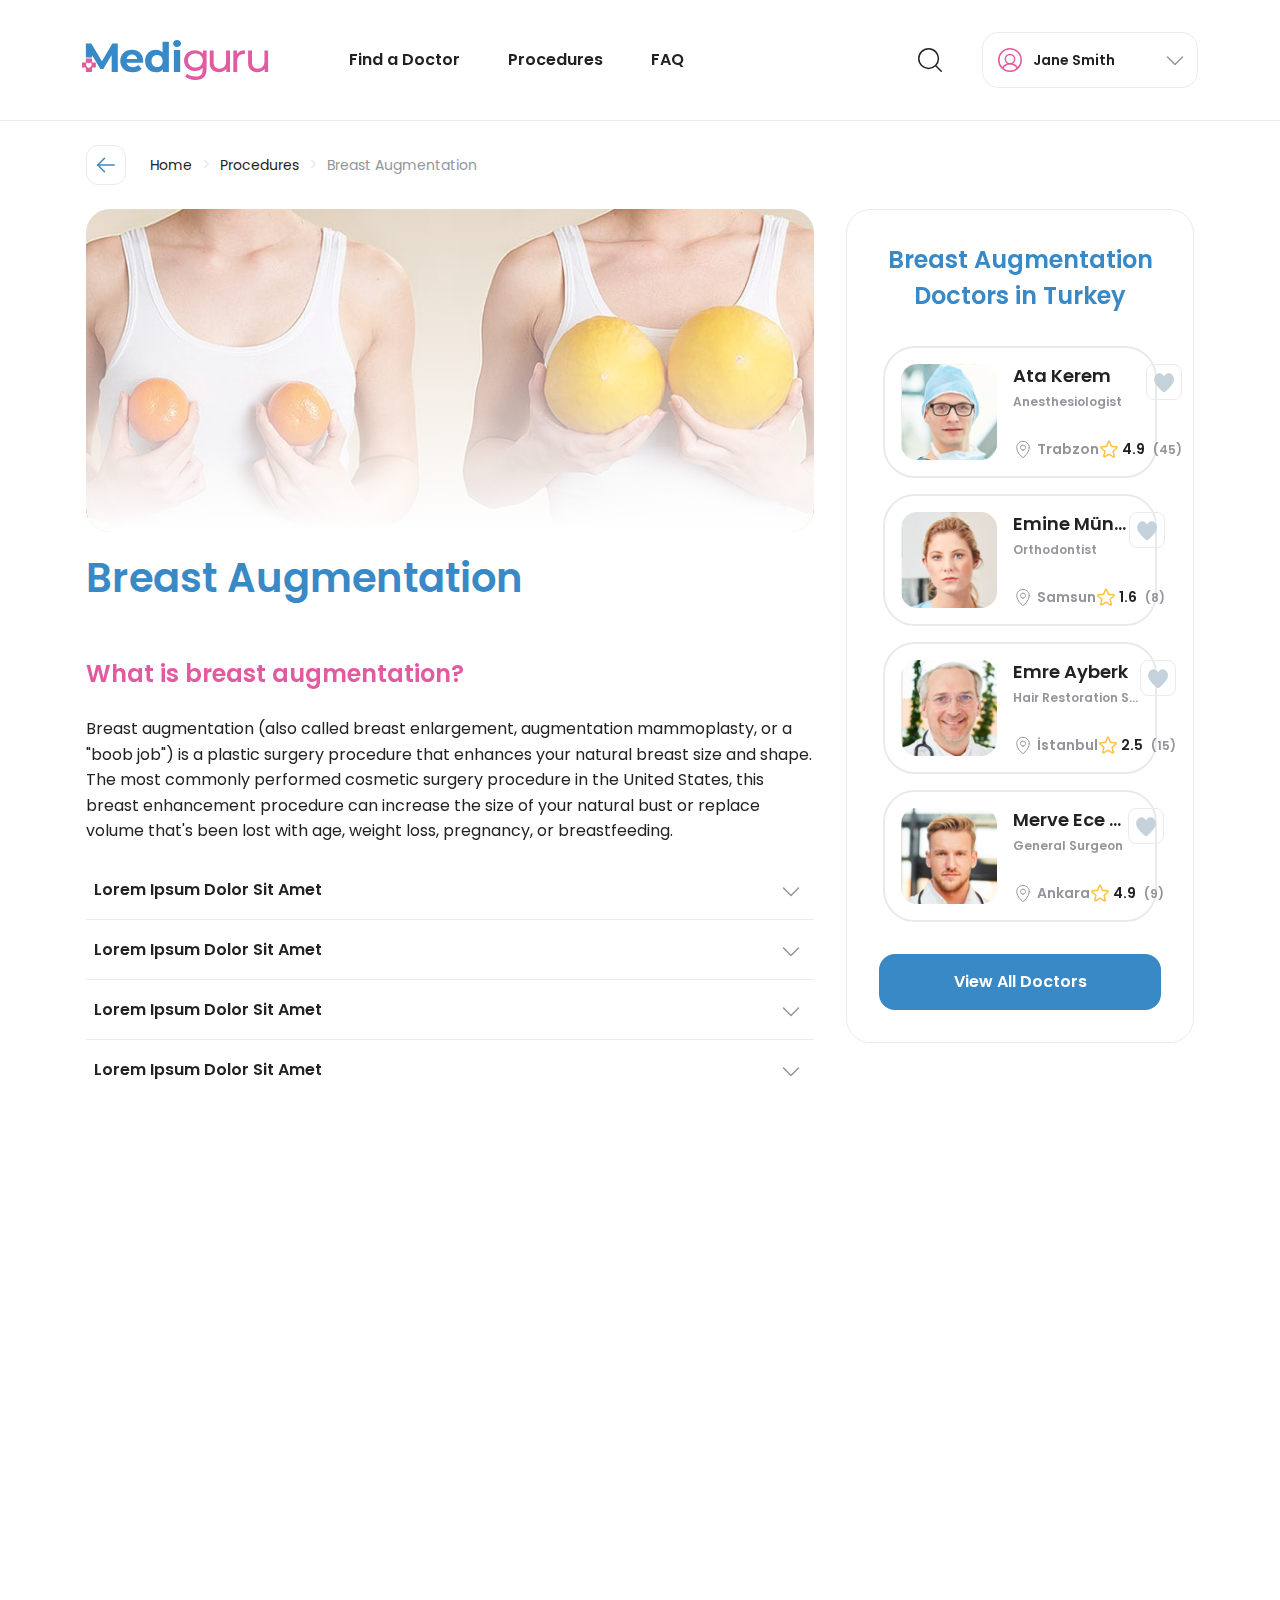
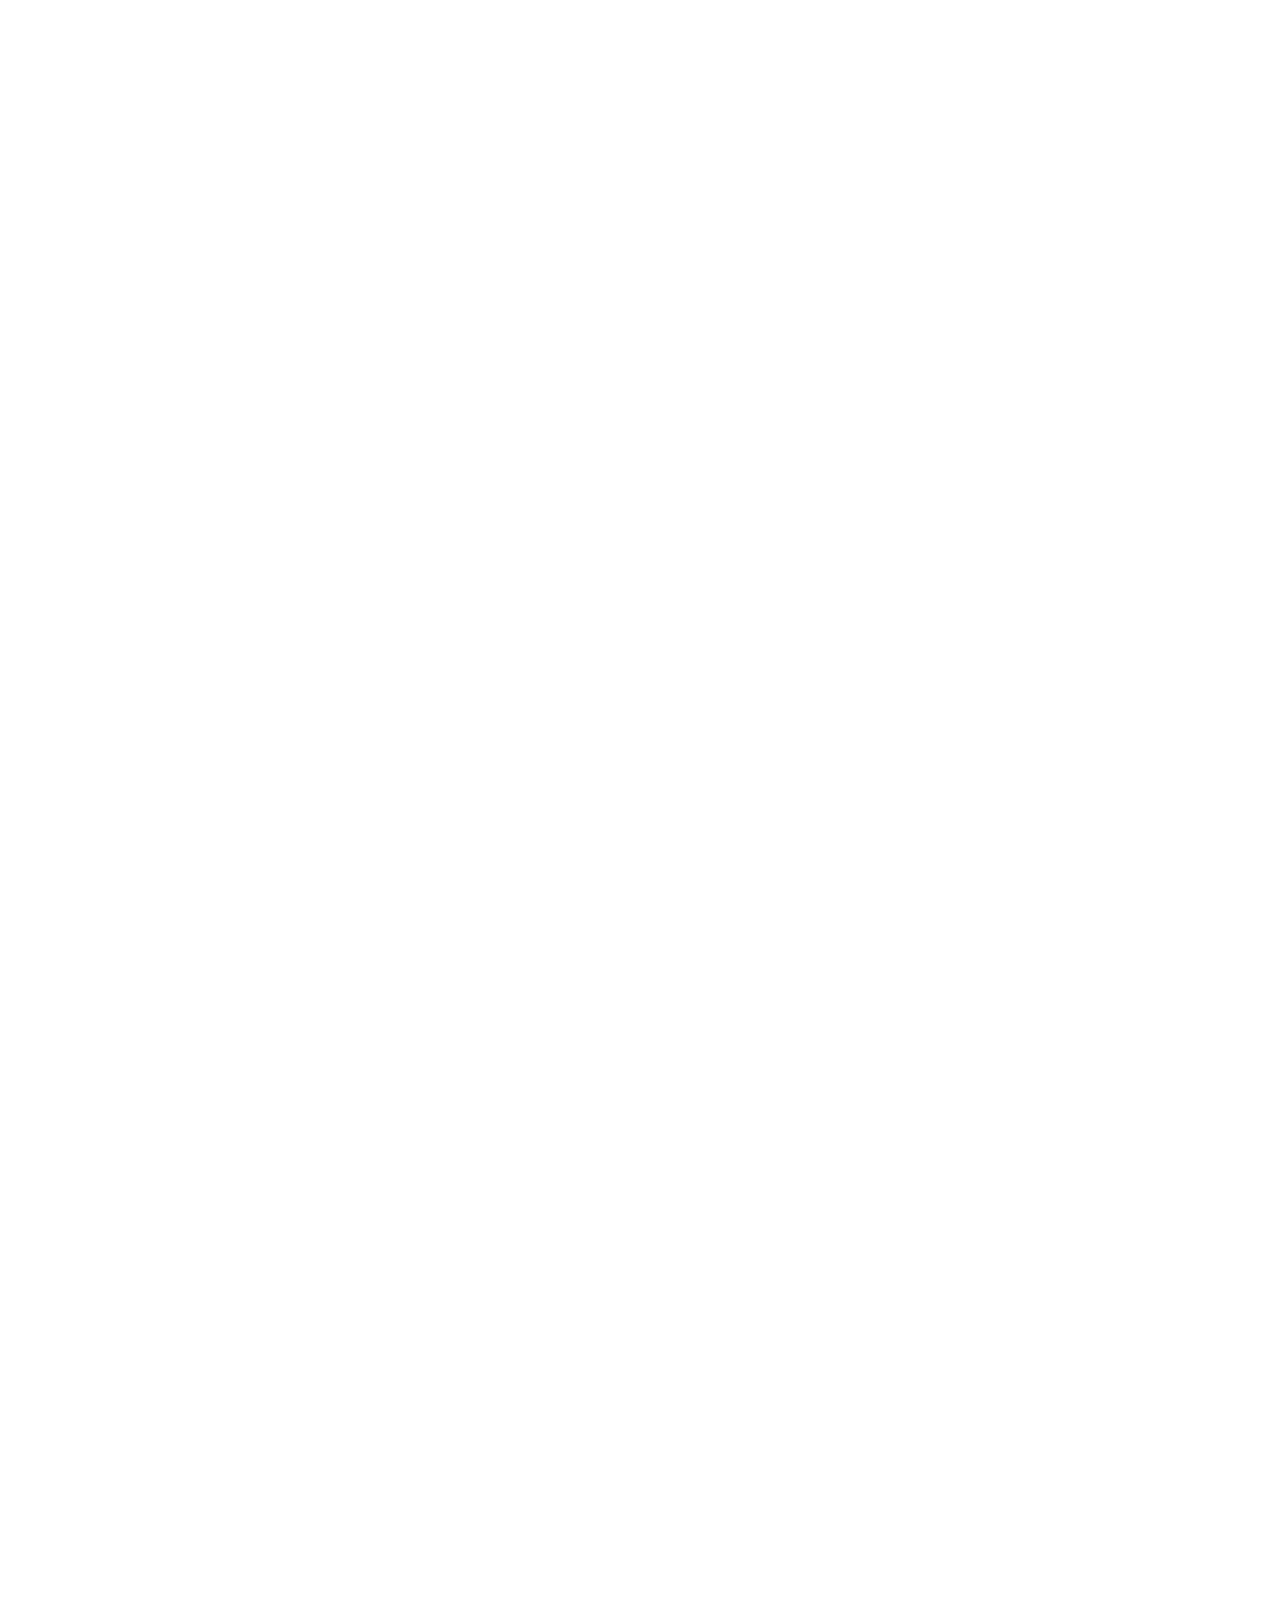
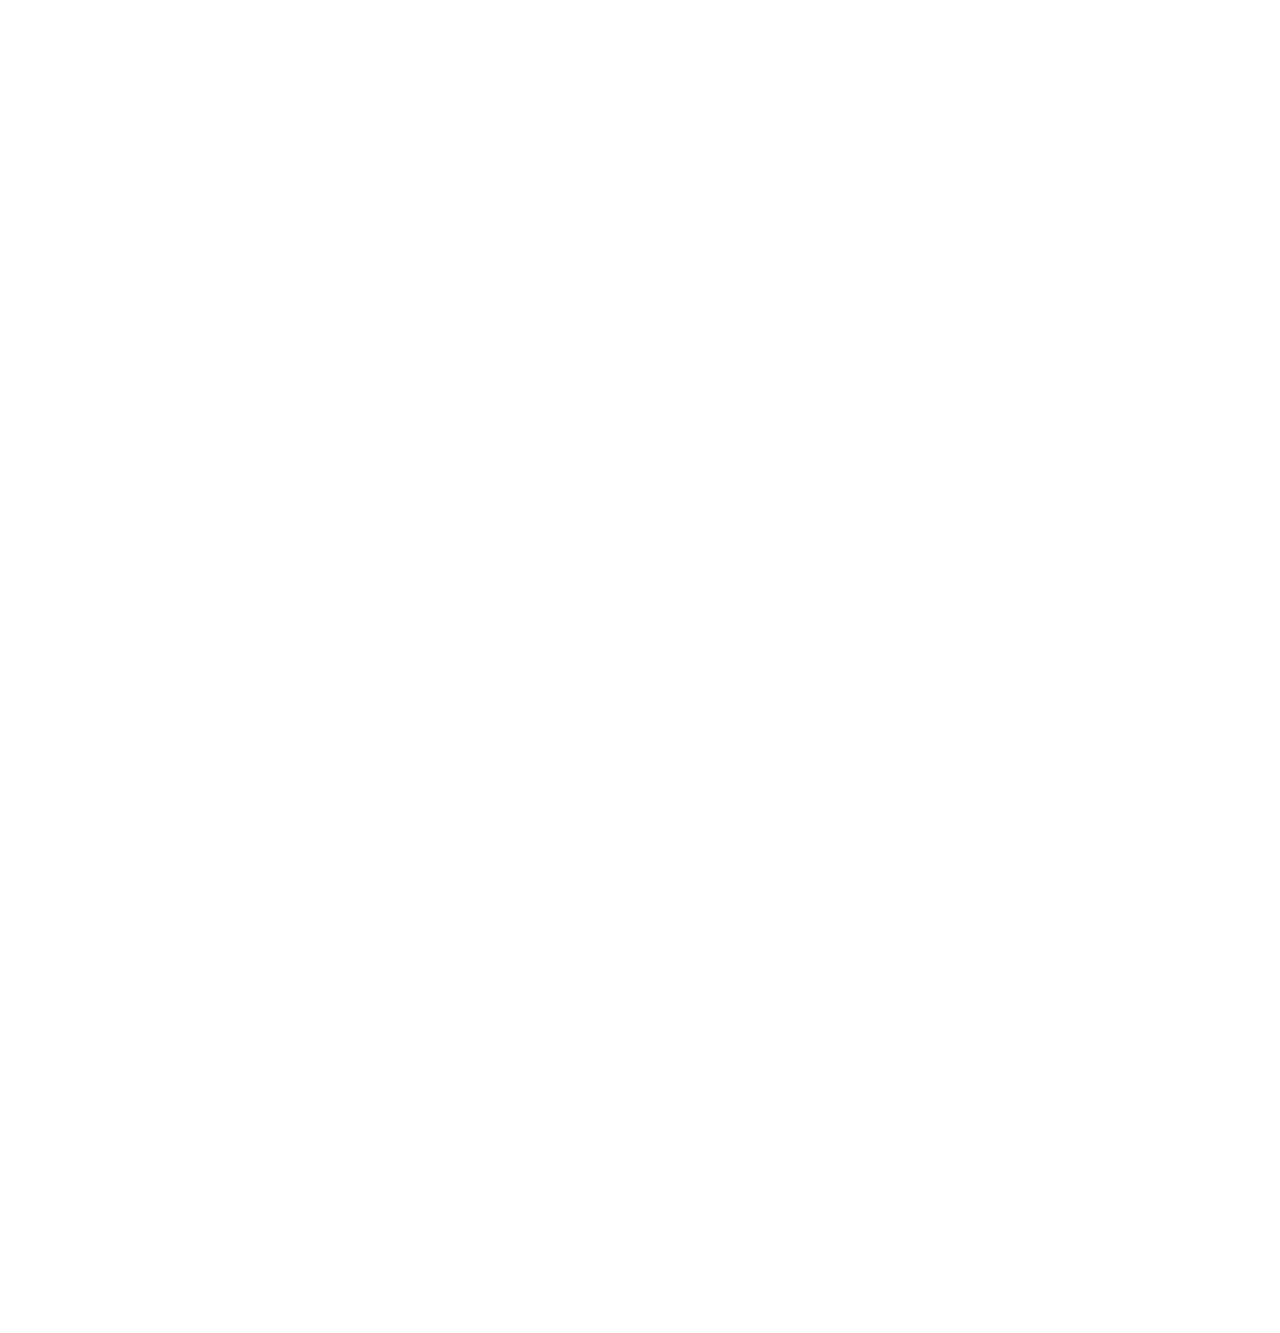
<file: procedure-detail.html>
<!DOCTYPE html>
<html lang="en">
  <head>
    <meta charset="UTF-8" />
    <meta name="viewport" content="width=device-width, initial-scale=1, shrink-to-fit=no" />
    <meta http-equiv="x-ua-compatible" content="ie=edge" />
    <title>Mediguru</title>
    <link rel="icon" type="image/png" href="img/favicon.png" />
    <link
      href="https://fonts.googleapis.com/css2?family=Poppins:ital,wght@0,400;0,500;0,600;1,400;1,500;1,600&display=swap"
      rel="stylesheet"
    />
    <!-- Font Awesome -->
    <link rel="stylesheet" href="https://use.fontawesome.com/releases/v5.11.2/css/all.css" />
    <!-- Styles -->
    <link rel="stylesheet" href="css/mdb.pro.css" />
    <link rel="stylesheet" href="js/telinput/css/intlTelInput.css" />
    <link rel="stylesheet" href="css/aos.css" />
  </head>
  <body>
    <!-- Header -->
    <section class="header v2">
      <!-- Navbar -->
      <nav
        class="navbar navbar-expand-lg d-none d-sm-none d-lg-flex"
        aos-init
        aos-animate
        data-aos="fade-down"
        data-aos-duration="800"
      >
        <div class="container">
          <div class="left">
            <div class="logo">
              <a href=""><img src="img/logo.svg" alt="Mediguru" /></a>
            </div>
            <ul class="navbar-nav me-auto mb-2 mb-lg-0">
              <li class="nav-item">
                <a class="nav-link" aria-current="page" href="https://ferdiaktac.github.io/mediguru/find-a-doctor">Find a Doctor</a>
              </li>
              <li class="nav-item">
                <a class="nav-link" href="https://ferdiaktac.github.io/mediguru/procedures">Procedures</a>
              </li>
              <li class="nav-item">
                <a class="nav-link" href="https://ferdiaktac.github.io/mediguru/faq">FAQ</a>
              </li>
            </ul>
          </div>
          <div class="right">
            <!-- Nav-Search -->
            <div class="hero-search form-group">
              <form autocomplete="off" action="">
                <input
                  type="text"
                  id="search"
                  class="form-control form-control-lg"
                  required
                  placeholder="Procedure, doctor, practice, treatment"
                  name="search"
                  autocomplete="off"
                />
                <a href="#" data-toggle="tooltip" data-mdb-placement="bottom" title="Close" class="search-close-button"
                  ><img src="img/icons/cross.svg"
                /></a>
              </form>
            </div>
            <!-- Nav-Search -->
            <a
              class="btn btn-floating search-button"
              href="#"
              role="button"
              data-toggle="tooltip"
              data-mdb-placement="bottom"
              title="Search"
              ><img src="img/icons/Search.svg"
            /></a>
            <!-- User Menu -->
            <div class="user">
              <div class="dropdown">
                <a
                  class="dropdown-toggle"
                  href="#"
                  role="button"
                  id="dropdownMenuLink"
                  data-toggle="dropdown"
                  aria-expanded="false"
                >
                  <img src="img/icons/UserCircle.svg" />
                  Jane Smith
                </a>

                <ul class="dropdown-menu" aria-labelledby="dropdownMenuLink">
                  <li>
                    <a class="dropdown-item" href="#"> <img src="img/icons/User.svg" />Account Details</a>
                  </li>
                  <li>
                    <a class="dropdown-item" href="#"> <img src="img/icons/HeartStraight.svg" />Favourite Doctor</a>
                  </li>
                  <li>
                    <a class="dropdown-item" href="#"> <img src="img/icons/CalendarBlank.svg" />Reservations</a>
                  </li>
                  <li>
                    <a class="dropdown-item" href="#"> <img src="img/icons/LockOpen.svg" />Change Password</a>
                  </li>
                  <li>
                    <a class="dropdown-item" href="#"> <img src="img/icons/SignOut.svg" />Logout</a>
                  </li>
                </ul>
              </div>
            </div>
            <!-- User Menu End -->

            <!-- <div class="signin-up">
              <a
                class="btn btn-outline-primary mr-4"
                href="#"
                role="button"
                data-toggle="modal"
                data-target="#loginModal"
                >Login</a
              >
              <a class="btn btn-primary" href="#" role="button" data-toggle="modal" data-target="#RegisterModal"
                >Sign Up</a
              >
            </div> -->
          </div>
        </div>
      </nav>
      <!-- Navbar End -->

      <!-- Navbar Mobile -->
      <nav class="navbar navbar-expand-sm d-sm-flex d-lg-none">
        <div class="container">
          <div class="left col-3 justify-content-start">
            <div class="menu">
              <a href="#" role="button" data-toggle="modal" data-target="#MobileMenu">
                <img src="img/icons/menu.svg" alt="" />
              </a>
            </div>
          </div>
          <div class="logo col-6 d-flex justify-content-center">
            <a href=""><img src="img/logo.svg" alt="Mediguru" /></a>
          </div>
          <div class="right col-3 justify-content-end">
            <a
              class="btn btn-floating search-button"
              href="#"
              role="button"
              data-toggle="tooltip"
              data-mdb-placement="bottom"
              title="Search"
              ><img src="img/icons/Search.svg" width="24"
            /></a>
            <!-- Nav-Search -->
            <div class="row">
              <div class="col">
                <div class="hero-search form-group">
                  <form autocomplete="off" action="">
                    <input
                      type="text"
                      id="searchMobile"
                      class="form-control form-control-lg"
                      required
                      placeholder="Procedure, doctor, practice, treatment"
                      name="search"
                      autocomplete="off"
                    />
                    <a
                      href="#"
                      data-toggle="tooltip"
                      data-mdb-placement="bottom"
                      title="Close"
                      class="search-close-button"
                      ><img src="img/icons/cross.svg"
                    /></a>
                  </form>
                </div>
              </div>
            </div>
            <!-- Nav-Search -->
            <div class="account">
              <a href="#" role="button" data-toggle="modal" data-target="#SignInUp">
                <img src="img/icons/UserCircle.svg" alt="" />
              </a>
            </div>
          </div>
        </div>
      </nav>
      <!-- Navbar End -->
    </section>
    <!-- Header End -->

    <!-- Breadcrumb -->
    <section class="breadcrumb-section mb-4 mt-4">
      <div class="container">
        <div class="row">
          <div class="col-lg-12">
            <div class="breadcrumb-wrapper">
              <a class="btn btn-floating back-button" onclick="history.back()" role="button"
                ><img
                  src="img/icons/Back.svg"
                  data-toggle="tooltip"
                  data-placement="bottom"
                  title=""
                  data-original-title="Back"
              /></a>
              <ul>
                <li><a href="#">Home</a></li>
                <li><a href="#">Procedures</a></li>
                <li><a href="#">Breast Augmentation</a></li>
              </ul>
            </div>
          </div>
        </div>
      </div>
    </section>
    <!-- Breadcrumb End -->

    <!-- Content -->
    <section class="procedure-detail">
      <div class="container">
        <div class="row">
          <div class="col-lg-8">
            <div class="content-wrapper">
              <div class="big-image" aos-init aos-animate data-aos="fade-up" data-aos-duration="1000">
                <img src="img/procedures/procedure-detail-img.png" alt="" />
                <div class="overlay"></div>
              </div>
              <h1 class="mb-5">Breast Augmentation</h1>
              <div class="section-wrapper" aos-init aos-animate data-aos="fade-up" data-aos-duration="1000">
                <h4 class="mb-4">What is breast augmentation?</h4>
                <p>
                  Breast augmentation (also called breast enlargement, augmentation mammoplasty, or a "boob job") is a
                  plastic surgery procedure that enhances your natural breast size and shape. The most commonly
                  performed cosmetic surgery procedure in the United States, this breast enhancement procedure can
                  increase the size of your natural bust or replace volume that's been lost with age, weight loss,
                  pregnancy, or breastfeeding.
                </p>
                <div class="accordion" id="accordion">
                  <!-- Accordion Item -->
                  <div class="card">
                    <div class="card-header">
                      <h5 class="mb-0">
                        <button
                          class="btn btn-link"
                          type="button"
                          data-toggle="collapse"
                          data-target="#collapse1"
                          aria-expanded="false"
                          aria-controls="collapse1"
                        >
                          Lorem Ipsum Dolor Sit Amet
                        </button>
                      </h5>
                    </div>
                    <div id="collapse1" class="collapse" data-parent="#accordion">
                      <div class="card-body">
                        Lorem ipsum dolor sit amet, consectetur adipiscing elit. Molestie libero a eget feugiat at eget
                        at. Varius urna non dui magnis. Ipsum eu amet, amet adipiscing integer. Nam purus imperdiet
                        orci, tincidunt cum.
                      </div>
                    </div>
                  </div>
                  <!-- Accordion Item End -->

                  <!-- Accordion Item -->
                  <div class="card">
                    <div class="card-header">
                      <h5 class="mb-0">
                        <button
                          class="btn btn-link"
                          type="button"
                          data-toggle="collapse"
                          data-target="#collapse2"
                          aria-expanded="false"
                          aria-controls="collapse2"
                        >
                          Lorem Ipsum Dolor Sit Amet
                        </button>
                      </h5>
                    </div>
                    <div id="collapse2" class="collapse" data-parent="#accordion">
                      <div class="card-body">
                        Lorem ipsum dolor sit amet, consectetur adipiscing elit. Molestie libero a eget feugiat at eget
                        at. Varius urna non dui magnis. Ipsum eu amet, amet adipiscing integer. Nam purus imperdiet
                        orci, tincidunt cum.
                      </div>
                    </div>
                  </div>
                  <!-- Accordion Item End -->

                  <!-- Accordion Item -->
                  <div class="card">
                    <div class="card-header">
                      <h5 class="mb-0">
                        <button
                          class="btn btn-link"
                          type="button"
                          data-toggle="collapse"
                          data-target="#collapse3"
                          aria-expanded="false"
                          aria-controls="collapse3"
                        >
                          Lorem Ipsum Dolor Sit Amet
                        </button>
                      </h5>
                    </div>
                    <div id="collapse3" class="collapse" data-parent="#accordion">
                      <div class="card-body">
                        Lorem ipsum dolor sit amet, consectetur adipiscing elit. Molestie libero a eget feugiat at eget
                        at. Varius urna non dui magnis. Ipsum eu amet, amet adipiscing integer. Nam purus imperdiet
                        orci, tincidunt cum.
                      </div>
                    </div>
                  </div>
                  <!-- Accordion Item End -->

                  <!-- Accordion Item -->
                  <div class="card">
                    <div class="card-header">
                      <h5 class="mb-0">
                        <button
                          class="btn btn-link"
                          type="button"
                          data-toggle="collapse"
                          data-target="#collapse4"
                          aria-expanded="false"
                          aria-controls="collapse4"
                        >
                          Lorem Ipsum Dolor Sit Amet
                        </button>
                      </h5>
                    </div>
                    <div id="collapse4" class="collapse" data-parent="#accordion">
                      <div class="card-body">
                        Lorem ipsum dolor sit amet, consectetur adipiscing elit. Molestie libero a eget feugiat at eget
                        at. Varius urna non dui magnis. Ipsum eu amet, amet adipiscing integer. Nam purus imperdiet
                        orci, tincidunt cum.
                      </div>
                    </div>
                  </div>
                  <!-- Accordion Item End -->
                </div>
              </div>
              <div class="section-wrapper" aos-init aos-animate data-aos="fade-up" data-aos-duration="1000">
                <h4 class="mb-4">What are the pros and cons of breast augmentation?</h4>
                <div class="list">
                  <p><b>Pros</b></p>
                  <ul>
                    <li>
                      Breast augmentation has a 97% Worth It rating from RealSelf members, and it consistently ranks
                      among the Most Worth It procedures on our site.
                    </li>
                    <li>
                      Augmented breasts will be larger, higher, and fuller while looking more youthful, which can boost
                      self-confidence.
                    </li>
                    <li>
                      Implants are highly customizable, so you can pick a size and shape that works best for your body
                      type and lifestyle.
                    </li>
                    <li>Results can last well over 10 years.</li>
                  </ul>
                </div>
                <div class="list">
                  <p><b>Cons</b></p>
                  <ul>
                    <li>Pregnancy, menopause, and weight loss after surgery could affect your results.</li>
                    <li>
                      Implants aren’t lifetime devices. The longer you have them, the more likely it is that you’ll need
                      to have them replaced.
                    </li>
                  </ul>
                </div>
              </div>
              <div class="section-wrapper" aos-init aos-animate data-aos="fade-up" data-aos-duration="1000">
                <h4 class="mb-4">When will you see results?</h4>
                <div class="with-image">
                  <div class="left">
                    <p>
                      <b>After augmentation with breast implants</b>, your breasts will begin to “drop and fluff” as the
                      skin stretches and muscles relax, moving the implants from initially sitting high to a more
                      natural position. “It’ll be about six weeks before the implants even begin to settle down, but
                      they’ll be close to 80% settled at three months,” says Dr. Eisenberg.
                    </p>
                    <p>
                      <b>After a fat transfer</b>, you’ll have more volume immediately, but your body will absorb some
                      of the injected fat within the first three months. Within six months, most of the swelling should
                      have resolved and your results should be fully apparent. Within a year, the new fat will act like
                      natural breast tissue.
                    </p>
                    <p>
                      <b>After a lift</b>, you’ll see a difference right away, though your tissue will shift and settle
                      for a few months. You should see most of your results within three to four months, with the final
                      result visible within a year.
                    </p>
                  </div>
                  <div class="right lightbox">
                    <img
                      src="img/procedures/procedure-detail-img2.png"
                      alt=""
                      data-mdb-img="img/procedures/procedure-detail-img2.png"
                    />
                  </div>
                </div>
              </div>
              <div class="section-wrapper" aos-init aos-animate data-aos="fade-up" data-aos-duration="1000">
                <h4 class="mb-4">How much does breast augmentation cost?</h4>
                <p>
                  Average Cost: <b>$6,575</b><br />Range: <b>$3,300 - $9,775</b><br />Many factors affect your cost,
                  including the type of augmentation you have, the experience level of your plastic surgeon, where the
                  surgery is performed, and who administers your anesthesia.
                </p>
                <p>
                  Breast augmentation is a cosmetic surgery, so it's not covered by insurance. However, health insurance
                  providers are legally obligated in the U.S. to cover the breast reconstruction after a mastectomy or
                  lumpectomy.
                </p>
              </div>
              <div class="section-wrapper" aos-init aos-animate data-aos="fade-up" data-aos-duration="1000">
                <h4 class="mb-4">How should you prepare for breast augmentation surgery?</h4>
                <p>
                  You’ll start with a consultation with one or more prospective plastic surgeons. Dr. Jerome Edelstein,
                  a plastic surgeon in Toronto, says that he starts by listening to a patient’s goals and health
                  history.
                </p>
                <p>
                  Choosing a board-certified plastic surgeon who specializes in breast surgery will ensure that you're
                  in the safest, most experienced hands.
                </p>
                <p>
                  Your surgeon will perform a physical exam, which includes taking measurements of the chest wall and
                  breasts. Many surgeons also offer 3D imaging, so you can virtually see the results of different
                  implant sizes and projections.
                </p>
                <p>
                  Then they'll make their recommendations for the surgery (including incision locations), make sure you
                  understand the risks, and give you a run-down of the recovery process and timeline.
                </p>
                <p>
                  Dr. Edelstein notes that many surgeons also require a pre-surgery mammogram, particularly if you are
                  over the age of 50.
                </p>
                <p>
                  Related: The 6 Most Common Reasons a Plastic Surgeon Will Turn You Down for Breast Augmentation If
                  you’re getting breast implants, your surgeon will help you determine the best size, type, incision
                  location, and placement for your body and desired outcome. Data from the American Society of Aesthetic
                  Plastic Surgeons (ASAPS) shows that 87% of implant surgeries today use silicone implants.
                </p>
                <p>
                  Some doctors offer digital body scanning and 3D modeling of various implant options (often with the
                  Vectra 3D imaging system), while others will have you try on a variety of implants by placing them in
                  your bra, which also allows you to feel their weight.
                </p>
              </div>
            </div>
          </div>
          <div class="col-lg-4">
            <div
              class="sidebar-doctors sticky-content"
              aos-init
              aos-animate
              data-aos="fade-left"
              data-aos-duration="1000"
            >
              <h4 class="mb-32">Breast Augmentation Doctors in Turkey</h4>
              <div class="row" id="doctors-data"></div>
              <div class="col-12 d-flex justify-content-center w-100 mt-3">
                <a class="btn btn-primary w-100" href="#">View All Doctors</a>
              </div>
            </div>
          </div>
        </div>
      </div>
    </section>
    <!-- Content End -->

    <!-- Footer -->
    <footer>
      <div class="container ask-a-question" aos-init aos-animate data-aos="fade-up" data-aos-duration="1000">
        <div class="row">
          <div class="col-lg-6 d-flex flex-column justify-content-center">
            <div class="d1 mb-4">Get started with us</div>
            <p class="p20">
              Need more time to discuss? Don’t worry, we are ready to help you 24/7. Please fill in the column on the
              right to get started.
            </p>
          </div>
          <div class="col-lg-5 offset-lg-1">
            <form action="">
              <h3 class="mb-32">Ask a question</h3>
              <div class="form-group">
                <input
                  type="text"
                  class="form-control form-control-lg"
                  id="Ask_FullName"
                  placeholder="Full Name"
                  required="required"
                />
              </div>
              <div class="form-group">
                <input
                  type="email"
                  class="form-control form-control-lg"
                  id="Ask_Email"
                  placeholder="Email"
                  required="required"
                />
              </div>
              <div class="form-group">
                <textarea
                  type="textarea"
                  class="form-control form-control-lg"
                  id="Ask_Messsage"
                  placeholder="Message"
                  required="required"
                  style="height: 100px; resize: none"
                ></textarea>
              </div>
              <button type="submit" class="btn btn-primary w-100">Send</button>
            </form>
          </div>
        </div>
      </div>
      <div class="container footer" aos-init aos-animate data-aos="fade-up" data-aos-duration="1000">
        <div class="row">
          <div class="col-lg-4 mediguru mb-md-4">
            <img src="img/logo.svg" alt="" />
            <span>Find the Best Doctors in Turkey</span>
            <ul class="social">
              <li>
                <a href=""><img src="img/icons/facebook.svg" alt="" /> </a>
              </li>
              <li>
                <a href=""><img src="img/icons/twitter.svg" alt="" /> </a>
              </li>
              <li>
                <a href=""><img src="img/icons/instagram.svg" alt="" /> </a>
              </li>
              <li>
                <a href=""><img src="img/icons/linkedin.svg" alt="" /> </a>
              </li>
            </ul>
          </div>
          <div class="col-lg-2 mb-md-4">
            <h4 class="title">About</h4>
            <ul class="footer-menu">
              <li><a href="">Menu Item</a></li>
              <li><a href="">Menu Item</a></li>
              <li><a href="">Menu Item</a></li>
              <li><a href="">Terms & Conditions</a></li>
              <li><a href="">Privacy Policy</a></li>
            </ul>
          </div>
          <div class="col-lg-2 mb-md-4">
            <h4 class="title">Link</h4>
            <ul class="footer-menu">
              <li><a href="">Find a Doctor</a></li>
              <li><a href="">Procedures</a></li>
              <li><a href="">FAQ</a></li>
              <li><a href="">Menu Item</a></li>
              <li><a href="">Menu Item</a></li>
            </ul>
          </div>
          <div class="col-lg-4">
            <h4 class="title">Contact</h4>
            <ul class="footer-menu">
              <li>
                <img src="img/icons/Phone.svg" />
                <a href="tel:+90 850 888 88 88">+90 850 888 88 88</a>
              </li>
              <li>
                <img src="img/icons/Envelope.svg" />
                <a href="mailto:contact@mediguru.com">contact@mediguru.com</a>
              </li>
              <li>
                <img src="img/icons/MapPin.svg" />
                Mecidiyekoy Neighborhood, Selahattin Pinar Road, Apartment Number:25/2<br />Sisli/Istanbul TURKEY
              </li>
            </ul>
          </div>
          <div class="col-lg-12 copyright">© 2023 All Rights Reserved - <a href="">Mediguru</a></div>
        </div>
      </div>
    </footer>
    <!-- Footer End-->

    <!-- Modals -->

    <!--Login Modal-->
    <div class="modal fade bottom" id="loginModal" tabindex="-1" aria-labelledby="#loginModal" aria-hidden="true">
      <div class="modal-dialog modal-dialog-centered">
        <div class="modal-content">
          <div class="modal-header d-flex justify-content-center">
            <h3 class="modal-title" id="#loginModal">Login</h3>
          </div>
          <div class="modal-body">
            <form>
              <div class="form-group">
                <label for="Email">Email</label>
                <input
                  type="email"
                  class="form-control form-control-lg"
                  id="Email"
                  placeholder="Email"
                  required="required"
                />
              </div>
              <div class="form-group">
                <label for="loginPassword">Password</label>
                <input
                  type="password"
                  class="form-control form-control-lg"
                  id="password"
                  placeholder="Password"
                  required="required"
                />
              </div>
              <div class="row justify-content-between">
                <div class="col">
                  <div class="form-check">
                    <input type="checkbox" class="form-check-input" id="Remember" />
                    <label class="form-check-label" for="Remember">Remember me</label>
                  </div>
                </div>
                <div class="col text-right">
                  <a
                    type="button"
                    class="btn btn-link"
                    data-toggle="modal"
                    data-target="#ForgotPassword"
                    data-dismiss="modal"
                    >Forgot Password</a
                  >
                </div>
              </div>
              <button type="submit" class="btn btn-primary w-100">Login</button>
              <div class="row">
                <div class="col text-center mt-4">
                  Don’t have an account?
                  <a
                    type="button"
                    class="btn btn-link"
                    data-toggle="modal"
                    data-dismiss="modal"
                    data-target="#RegisterModal"
                    >Register</a
                  >
                </div>
              </div>
            </form>
          </div>
        </div>
      </div>
    </div>
    <!--Login Modal end-->

    <!--Register Modal-->
    <div class="modal fade bottom" id="RegisterModal" tabindex="-1" aria-labelledby="#RegisterModal" aria-hidden="true">
      <div class="modal-dialog modal-dialog-centered modal-dialog-scrollable">
        <div class="modal-content">
          <div class="modal-header d-flex justify-content-center">
            <h3 class="modal-title" id="#RegisterModal">Sign Up</h3>
          </div>
          <div class="modal-body">
            <form action="" oninput='up2.setCustomValidity(up2.value != up.value ? "Passwords do not match." : "")'>
              <div class="form-group">
                <label for="FullName">Full Name</label>
                <input
                  type="text"
                  class="form-control form-control-lg"
                  id="FullName"
                  placeholder="Full Name"
                  required="required"
                />
              </div>
              <div class="form-group">
                <label for="Email">Email</label>
                <input
                  type="email"
                  class="form-control form-control-lg"
                  id="EmailRegister"
                  placeholder="Email"
                  required="required"
                />
              </div>
              <div class="form-group">
                <label for="tel_number">Phone</label>
                <input
                  type="tel"
                  class="form-control form-control-lg"
                  id="tel_number"
                  name="tel_number"
                  required="required"
                />
              </div>
              <div class="form-group">
                <label for="password1">Password</label>
                <input
                  type="password"
                  class="form-control form-control-lg"
                  id="password1"
                  placeholder="Password"
                  required="required"
                  name="up"
                />
              </div>
              <div class="form-group">
                <label for="password2">Password Confirmation</label>
                <input
                  type="password"
                  class="form-control form-control-lg"
                  id="password2"
                  placeholder="Password Confirmation"
                  required="required"
                  name="up2"
                />
              </div>
              <div class="row justify-content-center">
                <div class="col">
                  <div class="form-check">
                    <input type="checkbox" class="form-check-input" id="Terms" />
                    <label class="form-check-label" for="Terms"
                      >I agree to the
                      <a type="button" class="btn btn-link" data-toggle="modal" data-target="#TermsAndConditions"
                        >Terms & Conditions</a
                      ></label
                    >
                  </div>
                </div>
              </div>
              <button type="submit" class="btn btn-primary w-100">Sign Up</button>
              <div class="row">
                <div class="col text-center mt-4">
                  Already have an account?
                  <a
                    type="button"
                    class="btn btn-link"
                    data-toggle="modal"
                    data-target="#loginModal"
                    data-dismiss="modal"
                    >Login</a
                  >
                </div>
              </div>
            </form>
          </div>
        </div>
      </div>
    </div>
    <!--Register Modal end-->

    <!--TermsAndConditions Modal-->
    <div
      class="modal fade bottom"
      id="TermsAndConditions"
      tabindex="-1"
      aria-labelledby="#TermsAndConditions"
      aria-hidden="true"
    >
      <div class="modal-dialog modal-dialog-centered modal-dialog-scrollable modal-lg">
        <div class="modal-content">
          <div class="modal-header d-flex justify-content-center pb-4">
            <h3 class="modal-title" id="#TermsAndConditions">Terms & Conditions</h3>
          </div>
          <div class="modal-body">
            <p>
              Lorem ipsum dolor sit amet, consectetur adipiscing elit. Nunc vestibulum egestas odio, eget vehicula
              libero feugiat vitae. Lorem ipsum dolor sit amet, consectetur adipiscing elit. Duis luctus turpis neque,
              sed sagittis lectus faucibus interdum. Vestibulum efficitur viverra faucibus. Duis sagittis vel velit ut
              faucibus. Aenean aliquet magna dolor, egestas commodo ligula varius a. Duis dignissim metus lacus, nec
              hendrerit arcu tempus et. Donec ligula metus, mollis et purus vitae, mattis hendrerit ante. Ut lacus enim,
              luctus ac semper vitae, efficitur vel purus. Vivamus venenatis venenatis eros, et varius ipsum. Nunc in
              odio nec ipsum malesuada fringilla. Nulla in orci lobortis, pretium nibh vel, sagittis ante. Suspendisse
              vitae nulla aliquam, auctor purus at, eleifend ex. Sed ullamcorper congue nulla ut semper. Curabitur
              pharetra aliquam est, a pharetra neque.
            </p>
            <p>
              Nam ac vulputate enim. Vivamus eu elit vitae nisl porttitor vestibulum id cursus urna. Proin et velit
              justo. Maecenas tempus viverra purus et consectetur. Proin consequat blandit augue vel sagittis. Sed quis
              lorem orci. In et tellus vitae turpis mollis laoreet vel gravida neque. Fusce ex nibh, bibendum non ornare
              eget, posuere ut eros. Mauris rutrum vel orci tincidunt convallis. Curabitur sapien nulla, fermentum sed
              nisi ut, euismod vehicula lectus. Donec et ipsum sed neque imperdiet ornare id vel sapien. Suspendisse
              auctor lacinia orci ut rutrum.
            </p>
            <p>
              Lorem ipsum dolor sit amet, consectetur adipiscing elit. Nunc vestibulum egestas odio, eget vehicula
              libero feugiat vitae. Lorem ipsum dolor sit amet, consectetur adipiscing elit. Duis luctus turpis neque,
              sed sagittis lectus faucibus interdum. Vestibulum efficitur viverra faucibus. Duis sagittis vel velit ut
              faucibus. Aenean aliquet magna dolor, egestas commodo ligula varius a. Duis dignissim metus lacus, nec
              hendrerit arcu tempus et. Donec ligula metus, mollis et purus vitae, mattis hendrerit ante. Ut lacus enim,
              luctus ac semper vitae, efficitur vel purus. Vivamus venenatis venenatis eros, et varius ipsum. Nunc in
              odio nec ipsum malesuada fringilla. Nulla in orci lobortis, pretium nibh vel, sagittis ante. Suspendisse
              vitae nulla aliquam, auctor purus at, eleifend ex. Sed ullamcorper congue nulla ut semper. Curabitur
              pharetra aliquam est, a pharetra neque.
            </p>
            <p>
              Nam ac vulputate enim. Vivamus eu elit vitae nisl porttitor vestibulum id cursus urna. Proin et velit
              justo. Maecenas tempus viverra purus et consectetur. Proin consequat blandit augue vel sagittis. Sed quis
              lorem orci. In et tellus vitae turpis mollis laoreet vel gravida neque. Fusce ex nibh, bibendum non ornare
              eget, posuere ut eros. Mauris rutrum vel orci tincidunt convallis. Curabitur sapien nulla, fermentum sed
              nisi ut, euismod vehicula lectus. Donec et ipsum sed neque imperdiet ornare id vel sapien. Suspendisse
              auctor lacinia orci ut rutrum.
            </p>
          </div>
          <div class="modal-footer justify-content-center">
            <button
              type="button"
              class="btn btn-outline-primary w-50"
              data-toggle="modal"
              data-target="#RegisterModal"
              data-dismiss="modal"
            >
              Close
            </button>
          </div>
        </div>
      </div>
    </div>
    <!--TermsAndConditions Modal end-->

    <!--Reset Password Modal-->
    <div
      class="modal fade bottom"
      id="ForgotPassword"
      tabindex="-1"
      aria-labelledby="#ForgotPassword"
      aria-hidden="true"
    >
      <div class="modal-dialog modal-dialog-centered">
        <div class="modal-content">
          <div class="modal-header d-flex justify-content-center flex-column">
            <h3 class="modal-title" id="#ForgotPassword">Reset Password</h3>
            <p>Enter your email address and we will send you a link to login.</p>
          </div>
          <div class="modal-body">
            <form>
              <div class="form-group">
                <label for="Email_Reset">Email</label>
                <input
                  type="email"
                  class="form-control form-control-lg"
                  id="Email_Reset"
                  placeholder="Email"
                  required="required"
                />
              </div>
              <button type="submit" class="btn btn-primary w-100">Send</button>
            </form>
          </div>
        </div>
      </div>
    </div>
    <!--Reset Password Modal end-->

    <!--Account Mobile Modal-->
    <div class="modal fade bottom" id="SignInUp" tabindex="-1" aria-labelledby="#SignInUp" aria-hidden="true">
      <div class="modal-dialog modal-dialog-centered">
        <div class="modal-content">
          <div class="modal-header d-flex justify-content-center">
            <h3 class="modal-title" id="#SignInUp">Account</h3>
          </div>
          <div class="modal-body">
            <!-- <div class="signin-up">
              <a
                class="btn btn-outline-primary w-100 mb-4"
                href="#"
                role="button"
                data-toggle="modal"
                data-target="#loginModal"
                data-dismiss="modal"
                >Login</a
              >
              <a
                class="btn btn-primary w-100"
                href="#"
                role="button"
                data-toggle="modal"
                data-target="#RegisterModal"
                data-dismiss="modal"
                >Sign Up</a
              >
            </div> -->
            <!-- If Logged In -->
            <div class="user">
              <div class="dropdown">
                <a>
                  <img src="img/icons/UserCircle.svg" />
                  Jane Smith
                </a>

                <ul class="dropdown-menu">
                  <li>
                    <a class="dropdown-item" href="#"> <img src="img/icons/User.svg" />Account Details</a>
                  </li>
                  <li>
                    <a class="dropdown-item" href="#"> <img src="img/icons/HeartStraight.svg" />Favourite Doctor</a>
                  </li>
                  <li>
                    <a class="dropdown-item" href="#"> <img src="img/icons/CalendarBlank.svg" />Reservations</a>
                  </li>
                  <li>
                    <a class="dropdown-item" href="#"> <img src="img/icons/LockOpen.svg" />Change Password</a>
                  </li>
                  <li>
                    <a class="dropdown-item" href="#"> <img src="img/icons/SignOut.svg" />Logout</a>
                  </li>
                </ul>
              </div>
            </div>
            <!-- If Logged In End -->
          </div>
        </div>
      </div>
    </div>
    <!--Account Mobile Modal end-->

    <!--Mobile Menu Modal-->
    <div class="modal fade bottom" id="MobileMenu" tabindex="-1" aria-labelledby="#MobileMenu" aria-hidden="true">
      <div class="modal-dialog modal-dialog-centered">
        <div class="modal-content">
          <div class="modal-header d-flex justify-content-center">
            <h3 class="modal-title" id="#MobileMenu">Menu</h3>
          </div>
          <div class="modal-body">
            <div class="user">
              <div class="dropdown">
                <ul class="dropdown-menu">
                  <li>
                    <a class="dropdown-item" href="#">Find a Doctor</a>
                  </li>
                  <li>
                    <a class="dropdown-item" href="#">Procedures</a>
                  </li>
                  <li>
                    <a class="dropdown-item" href="#">FAQ</a>
                  </li>
                </ul>
              </div>
            </div>
          </div>
        </div>
      </div>
    </div>
    <!--Mobile Menu Modal End -->

    <!-- Modals End -->
  </body>

  <!-- Scripts -->
  <script type="text/javascript" src="js/jquery-3.6.0.min.js"></script>
  <script type="text/javascript" src="js/mdb.min.js"></script>
  <script type="text/javascript" src="js/main.js"></script>
  <script type="text/javascript" src="js/aos.js"></script>
  <script type="text/javascript" src="js/telinput/js/utils.js"></script>
  <script type="text/javascript" src="js/telinput/js/intlTelInput.min.js"></script>

  <!-- Custom Scripts -->
  <script>
    // Get Doctors
    const FilterDataDoctors = document.getElementById("doctors-data");
    const getItems = () => {
      return fetch("data/doctors.json")
        .then((data) => data.json())
        .then((data) => {
          const filteredData = data.filter(
            (item) =>
              // Filter with Doctors ID's
              item.id === "dr_1" || item.id === "dr_2" || item.id === "dr_3" || item.id === "dr_4"
          );
          return filteredData;
        });
    };

    getItems().then((items) => {
      renderItems(items);
    });

    // Doctor Template
    const renderItems = (items) => {
      const elements = items.map((item) => {
        const template = `
        <!-- Doctor Item -->
        <div class="col-lg-12 mb-32">
          <a href="${item.link}" class="doctor-item">
            <div class="left">
              <img src="${item.img}" alt="" />
            </div>
            <div class="right">
              <div class="top">
                <div class="doctor-info">
                  <h6 class="doctor-name">${item.name}</h6>
                  <span class="p14 semibold pt-1">${item.specialty}</span>
                </div>
                <div class="favorite">
                  <!-- If is not logged in -->
                  <!-- <div class="favorite" data-toggle="modal" data-target="#loginModal">
                  <input type="checkbox" class="favorite-checkbox" id="${item.id}" disabled/> -->
                  <!-- If is not logged in -->
                  <input type="checkbox" class="favorite-checkbox" id="${item.id}" />
                  <label for="${item.id}">
                    <svg id="heart-svg" viewBox="467 392 58 57" xmlns="http://www.w3.org/2000/svg">
                      <g id="Group" fill="none" fill-rule="evenodd" transform="translate(467 392)">
                        <path
                          d="M29.144 20.773c-.063-.13-4.227-8.67-11.44-2.59C7.63 28.795 28.94 43.256 29.143 43.394c.204-.138 21.513-14.6 11.44-25.213-7.214-6.08-11.377 2.46-11.44 2.59z"
                          id="heart"
                          fill="#c6d2db"
                        />
                        <circle id="main-circ" fill="#E2264D" opacity="0" cx="29.5" cy="29.5" r="1.5" />

                        <g id="grp7" opacity="0" transform="translate(7 6)">
                          <circle id="oval1" fill="#9CD8C3" cx="2" cy="6" r="2" />
                          <circle id="oval2" fill="#8CE8C3" cx="5" cy="2" r="2" />
                        </g>

                        <g id="grp6" opacity="0" transform="translate(0 28)">
                          <circle id="oval1" fill="#CC8EF5" cx="2" cy="7" r="2" />
                          <circle id="oval2" fill="#91D2FA" cx="3" cy="2" r="2" />
                        </g>

                        <g id="grp3" opacity="0" transform="translate(52 28)">
                          <circle id="oval2" fill="#9CD8C3" cx="2" cy="7" r="2" />
                          <circle id="oval1" fill="#8CE8C3" cx="4" cy="2" r="2" />
                        </g>

                        <g id="grp2" opacity="0" transform="translate(44 6)">
                          <circle id="oval2" fill="#CC8EF5" cx="5" cy="6" r="2" />
                          <circle id="oval1" fill="#CC8EF5" cx="2" cy="2" r="2" />
                        </g>

                        <g id="grp5" opacity="0" transform="translate(14 50)">
                          <circle id="oval1" fill="#91D2FA" cx="6" cy="5" r="2" />
                          <circle id="oval2" fill="#91D2FA" cx="2" cy="2" r="2" />
                        </g>

                        <g id="grp4" opacity="0" transform="translate(35 50)">
                          <circle id="oval1" fill="#F48EA7" cx="6" cy="5" r="2" />
                          <circle id="oval2" fill="#F48EA7" cx="2" cy="2" r="2" />
                        </g>

                        <g id="grp1" opacity="0" transform="translate(24)">
                          <circle id="oval1" fill="#9FC7FA" cx="2.5" cy="3" r="2" />
                          <circle id="oval2" fill="#9FC7FA" cx="7.5" cy="2" r="2" />
                        </g>
                      </g>
                    </svg>
                  </label>
                </div>
              </div>
              <div class="bottom">
                <div class="place">
                  <img src="img/icons/place.svg" alt="" />
                  ${item.city}
                </div>
                <div class="rating">
                  <div class="rate">
                    <img src="img/icons/star-outline.svg" alt="" />
                    ${item.rate}
                  </div>
                  <div class="comment">(<span>${item.comment}</span>)</div>
                </div>
              </div>
            </div>
          </a>
        </div>
        <!-- Doctor Item End-->
              `;
        return template;
      });
      FilterDataDoctors.innerHTML = elements.join("\n");
    };
  </script>
  <!-- Scripts End -->
</html>
</file>
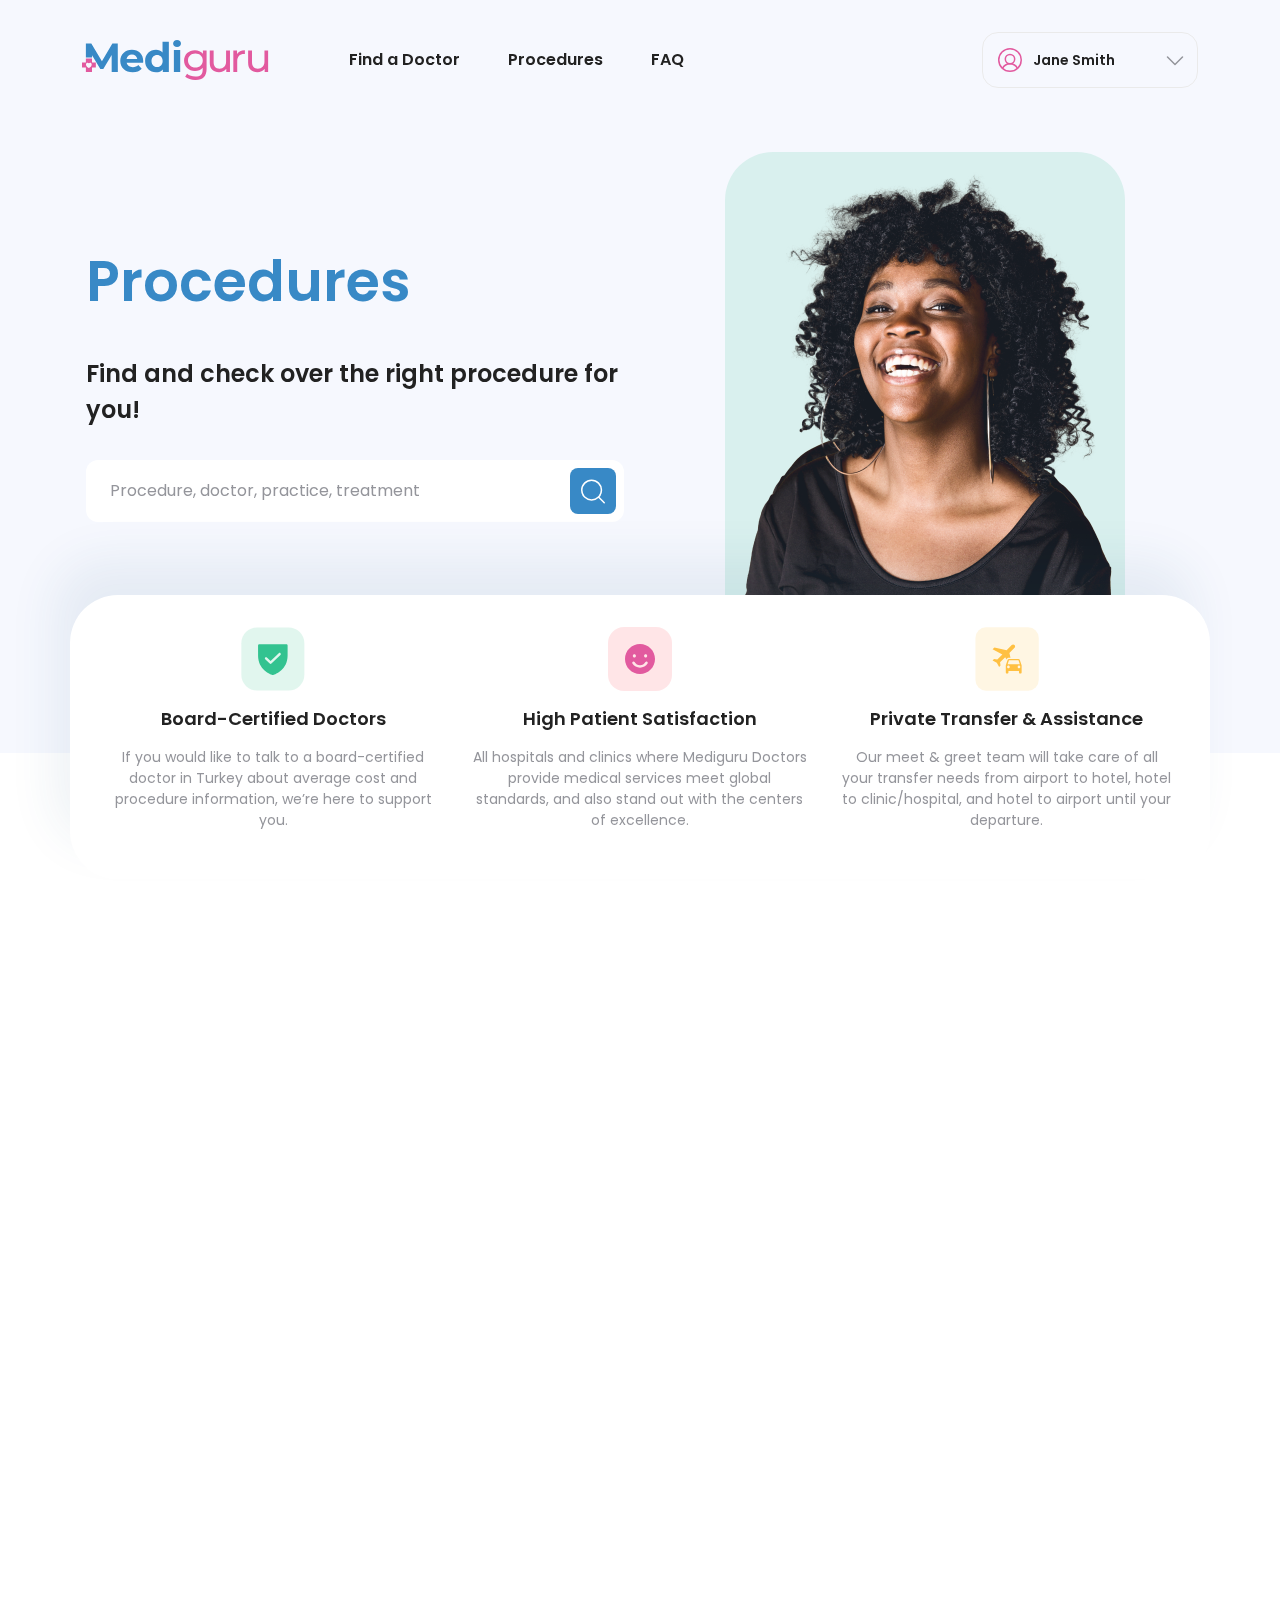
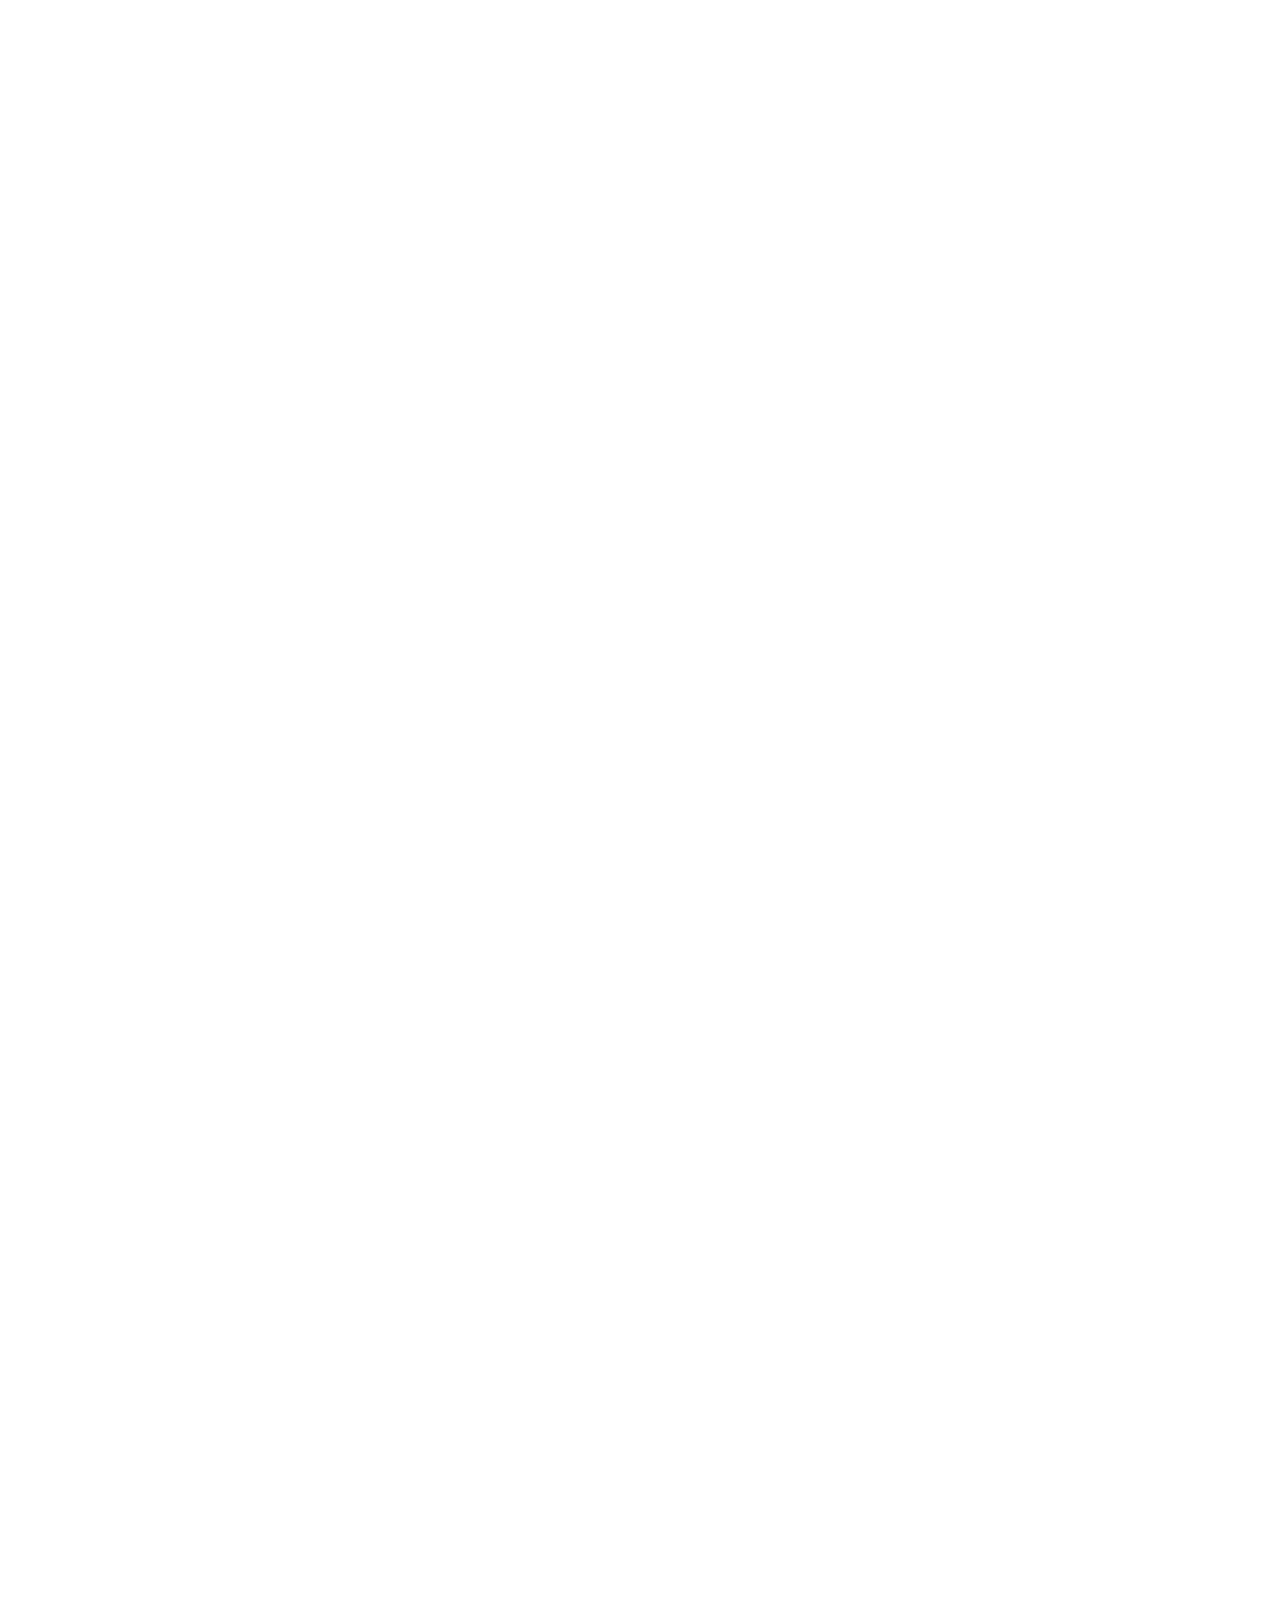
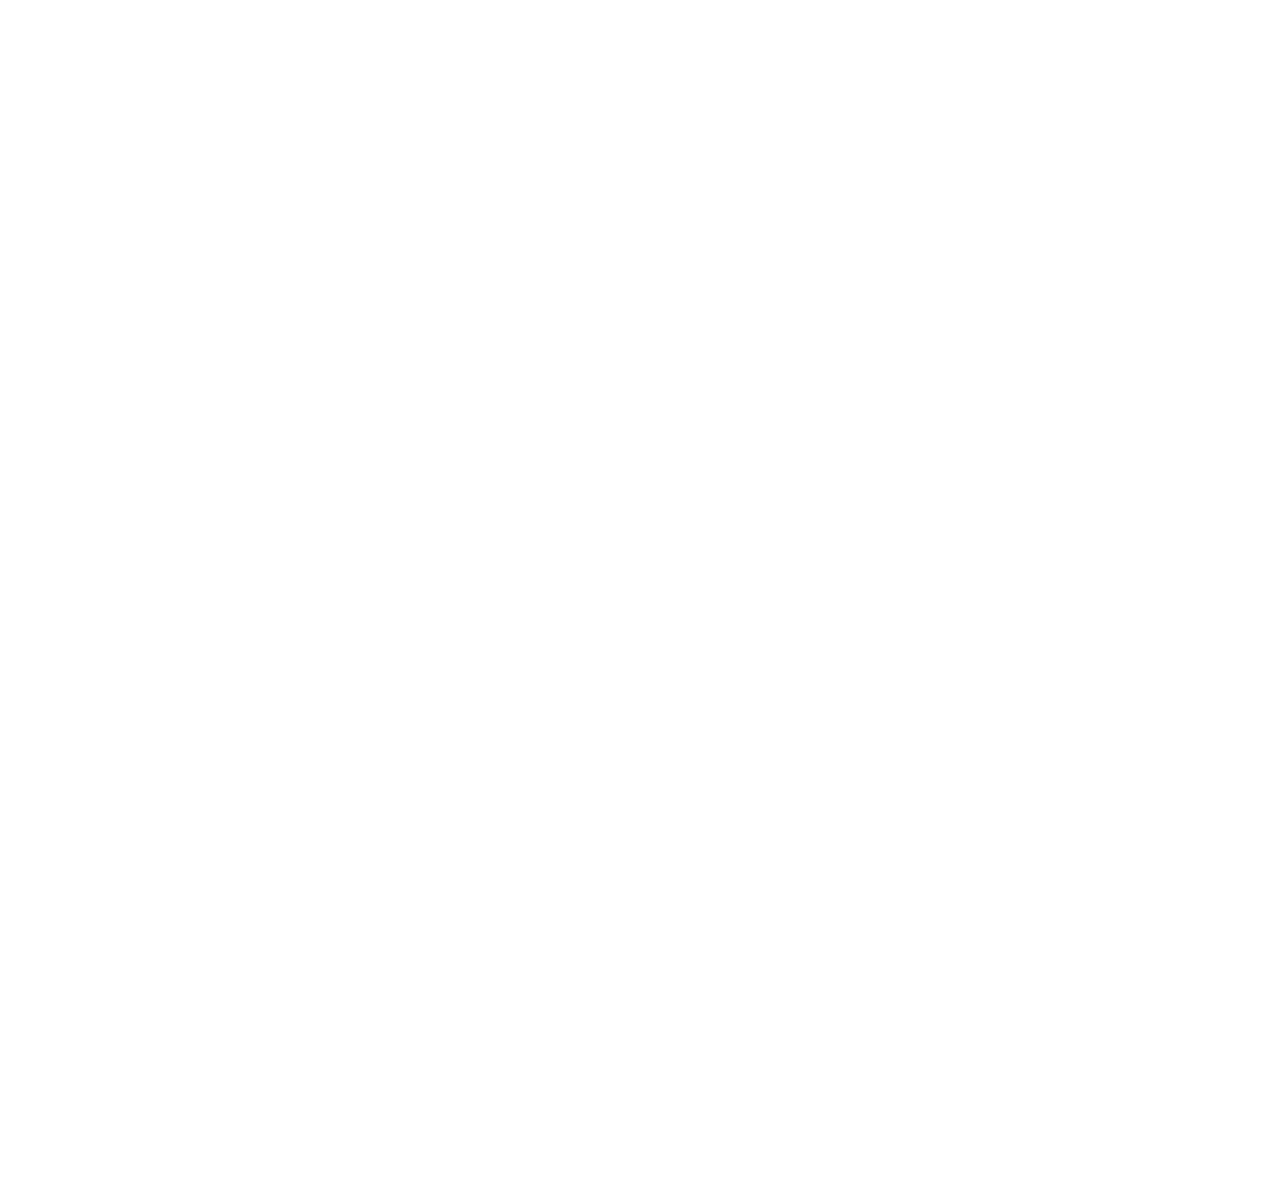
<file: procedures.html>
<!DOCTYPE html>
<html lang="en">
  <head>
    <meta charset="UTF-8" />
    <meta name="viewport" content="width=device-width, initial-scale=1, shrink-to-fit=no" />
    <meta http-equiv="x-ua-compatible" content="ie=edge" />
    <title>Mediguru</title>
    <link rel="icon" type="image/png" href="img/favicon.png" />
    <link
      href="https://fonts.googleapis.com/css2?family=Poppins:ital,wght@0,400;0,500;0,600;1,400;1,500;1,600&display=swap"
      rel="stylesheet"
    />
    <!-- Font Awesome -->
    <link rel="stylesheet" href="https://use.fontawesome.com/releases/v5.11.2/css/all.css" />
    <!-- Styles -->
    <link rel="stylesheet" href="css/mdb.pro.css" />
    <link rel="stylesheet" href="js/telinput/css/intlTelInput.css" />
    <link rel="stylesheet" href="css/aos.css" />
  </head>
  <body>
    <!-- Header -->
    <section class="header">
      <!-- Navbar -->
      <nav
        class="navbar navbar-expand-lg d-none d-sm-none d-lg-flex"
        aos-init
        aos-animate
        data-aos="fade-down"
        data-aos-duration="800"
      >
        <div class="container">
          <div class="left">
            <div class="logo">
              <a href=""><img src="img/logo.svg" alt="Mediguru" /></a>
            </div>
            <ul class="navbar-nav me-auto mb-2 mb-lg-0">
              <li class="nav-item">
                <a class="nav-link" aria-current="page" href="https://ferdiaktac.github.io/mediguru/find-a-doctor">Find a Doctor</a>
              </li>
              <li class="nav-item">
                <a class="nav-link" href="https://ferdiaktac.github.io/mediguru/procedures">Procedures</a>
              </li>
              <li class="nav-item">
                <a class="nav-link" href="https://ferdiaktac.github.io/mediguru/faq">FAQ</a>
              </li>
            </ul>
          </div>
          <div class="right">
            <!-- Nav-Search -->
            <div class="hero-search form-group">
              <form autocomplete="off" action="">
                <input
                  type="text"
                  id="search"
                  class="form-control form-control-lg"
                  required
                  placeholder="Procedure, doctor, practice, treatment"
                  name="search"
                  autocomplete="off"
                />
                <a href="#" data-toggle="tooltip" data-mdb-placement="bottom" title="Close" class="search-close-button"
                  ><img src="img/icons/cross.svg"
                /></a>
              </form>
            </div>
            <!-- Nav-Search -->
            <a
              class="btn btn-floating search-button"
              href="#"
              role="button"
              data-toggle="tooltip"
              data-mdb-placement="bottom"
              title="Search"
              ><img src="img/icons/Search.svg"
            /></a>
            <!-- User Menu -->
            <div class="user">
              <div class="dropdown">
                <a
                  class="dropdown-toggle"
                  href="#"
                  role="button"
                  id="dropdownMenuLink"
                  data-toggle="dropdown"
                  aria-expanded="false"
                >
                  <img src="img/icons/UserCircle.svg" />
                  Jane Smith
                </a>

                <ul class="dropdown-menu" aria-labelledby="dropdownMenuLink">
                  <li>
                    <a class="dropdown-item" href="#"> <img src="img/icons/User.svg" />Account Details</a>
                  </li>
                  <li>
                    <a class="dropdown-item" href="#"> <img src="img/icons/HeartStraight.svg" />Favourite Doctor</a>
                  </li>
                  <li>
                    <a class="dropdown-item" href="#"> <img src="img/icons/CalendarBlank.svg" />Reservations</a>
                  </li>
                  <li>
                    <a class="dropdown-item" href="#"> <img src="img/icons/LockOpen.svg" />Change Password</a>
                  </li>
                  <li>
                    <a class="dropdown-item" href="#"> <img src="img/icons/SignOut.svg" />Logout</a>
                  </li>
                </ul>
              </div>
            </div>
            <!-- User Menu End -->

            <!-- <div class="signin-up">
              <a
                class="btn btn-outline-primary mr-4"
                href="#"
                role="button"
                data-toggle="modal"
                data-target="#loginModal"
                >Login</a
              >
              <a class="btn btn-primary" href="#" role="button" data-toggle="modal" data-target="#RegisterModal"
                >Sign Up</a
              >
            </div> -->
          </div>
        </div>
      </nav>
      <!-- Navbar End -->

      <!-- Navbar Mobile -->
      <nav class="navbar navbar-expand-sm d-sm-flex d-lg-none">
        <div class="container">
          <div class="left col-3 justify-content-start">
            <div class="menu">
              <a href="#" role="button" data-toggle="modal" data-target="#MobileMenu">
                <img src="img/icons/menu.svg" alt="" />
              </a>
            </div>
          </div>
          <div class="logo col-6 d-flex justify-content-center">
            <a href=""><img src="img/logo.svg" alt="Mediguru" /></a>
          </div>
          <div class="right col-3 justify-content-end">
            <a
              class="btn btn-floating search-button"
              href="#"
              role="button"
              data-toggle="tooltip"
              data-mdb-placement="bottom"
              title="Search"
              ><img src="img/icons/Search.svg" width="24"
            /></a>
            <!-- Nav-Search -->
            <div class="row">
              <div class="col">
                <div class="hero-search form-group">
                  <form autocomplete="off" action="">
                    <input
                      type="text"
                      id="searchMobile"
                      class="form-control form-control-lg"
                      required
                      placeholder="Procedure, doctor, practice, treatment"
                      name="search"
                      autocomplete="off"
                    />
                    <a
                      href="#"
                      data-toggle="tooltip"
                      data-mdb-placement="bottom"
                      title="Close"
                      class="search-close-button"
                      ><img src="img/icons/cross.svg"
                    /></a>
                  </form>
                </div>
              </div>
            </div>
            <!-- Nav-Search -->
            <div class="account">
              <a href="#" role="button" data-toggle="modal" data-target="#SignInUp">
                <img src="img/icons/UserCircle.svg" alt="" />
              </a>
            </div>
          </div>
        </div>
      </nav>
      <!-- Navbar End -->

      <!-- Hero -->
      <div class="container-fluid g-0 hero procedure mb-4">
        <div class="container">
          <div class="row">
            <div class="col-lg-6 left" aos-init aos-animate data-aos="fade-right" data-aos-duration="800">
              <div class="big-title d1">Procedures</div>
              <div class="info">
                <h4>Find and check over the right procedure for you!</h4>
              </div>
              <div class="hero-search form-group">
                <form autocomplete="off" action="">
                  <input
                    type="text"
                    id="search_hero"
                    class="form-control form-control-lg"
                    required
                    placeholder="Procedure, doctor, practice, treatment"
                    name="search"
                    autocomplete="off"
                  />
                  <button type="submit" class="btn btn-primary btn-floating">
                    <i class="search"></i>
                  </button>
                </form>
              </div>
            </div>
            <div
              class="col-lg-6 right d-none d-lg-block d-xl-block"
              aos-init
              aos-animate
              data-aos="fade-up"
              data-aos-duration="800"
            >
              <div class="hero-slider">
                <!-- Slide-->
                <div class="slide-mask">
                  <div id="homecarousel" class="carousel slide carousel-fade" data-ride="carousel">
                    <div class="carousel-inner">
                      <div class="carousel-item active">
                        <img src="img/slide/procedure-1.png" class="d-block w-100" />
                      </div>
                      <div class="carousel-item">
                        <img src="img/slide/procedure-2.png" class="d-block w-100" />
                      </div>
                      <div class="carousel-item">
                        <img src="img/slide/procedure-3.png" class="d-block w-100" />
                      </div>
                      <div class="carousel-item">
                        <img src="img/slide/procedure-4.png" class="d-block w-100" />
                      </div>
                      <div class="carousel-item">
                        <img src="img/slide/procedure-5.png" class="d-block w-100" />
                      </div>
                      <div class="carousel-item">
                        <img src="img/slide/procedure-6.png" class="d-block w-100" />
                      </div>
                      <div class="carousel-item">
                        <img src="img/slide/procedure-7.png" class="d-block w-100" />
                      </div>
                      <div class="carousel-item">
                        <img src="img/slide/procedure-8.png" class="d-block w-100" />
                      </div>
                      <div class="carousel-item">
                        <img src="img/slide/procedure-9.png" class="d-block w-100" />
                      </div>
                    </div>
                  </div>
                </div>
              </div>
            </div>
          </div>
        </div>
      </div>
      <!-- Hero End -->
    </section>
    <!-- Header End -->

    <!-- How it works -->
    <section class="sub-page-how-it-works" aos-init aos-animate data-aos="fade-up" data-aos-duration="1000">
      <div class="container">
        <div class="row">
          <div class="col-lg-4" aos-init aos-animate data-aos="fade-right" data-aos-duration="800">
            <div class="feature">
              <img src="img/icons/how-it-works-5.svg" alt="" />
              <h5>Board-Certified Doctors</h5>
              <p class="p16">
                If you would like to talk to a board-certified doctor in Turkey about average cost and procedure
                information, we’re here to support you.
              </p>
            </div>
          </div>
          <div class="col-lg-4" aos-init aos-animate data-aos="zoom-in" data-aos-duration="800">
            <div class="feature">
              <img src="img/icons/how-it-works-4.svg" alt="" />
              <h5>High Patient Satisfaction</h5>
              <p class="p16">
                All hospitals and clinics where Mediguru Doctors provide medical services meet global standards, and
                also stand out with the centers of excellence.
              </p>
            </div>
          </div>
          <div class="col-lg-4" aos-init aos-animate data-aos="fade-left" data-aos-duration="800">
            <div class="feature">
              <img src="img/icons/how-it-works-2.svg" alt="" />
              <h5>Private Transfer & Assistance</h5>
              <p class="p16">
                Our meet & greet team will take care of all your transfer needs from airport to hotel, hotel to
                clinic/hospital, and hotel to airport until your departure.
              </p>
            </div>
          </div>
        </div>
      </div>
    </section>
    <!-- How it works End-->

    <!-- Procedures -->
    <section class="doctors-list" aos-init aos-animate data-aos="fade-up" data-aos-duration="1000">
      <div class="container">
        <div class="title">
          <h1 class="mb-32 text-center">Procedures</h1>
          <div class="count-items">
            <span class="count"></span>
            <span> Procedures</span>
          </div>
          <div class="filterbuttonmodal">
            <a type="button" class="btn btn-link" data-toggle="modal" data-target="#FilterWrapper" data-dismiss="modal"
              ><img src="img/icons/filter.svg" alt=""
            /></a>
          </div>
        </div>
        <div class="row">
          <!-- Filter -->
          <div class="col-lg-12 mb-32">
            <div
              class="filter-wrapper modal fade bottom"
              id="FilterWrapper"
              tabindex="-1"
              aria-labelledby="#FilterWrapper"
              aria-hidden="true"
            >
              <div class="modal-dialog modal-dialog-centered modal-fullscreen" role="document">
                <div class="modal-content">
                  <div class="modal-header d-flex justify-content-center">
                    <h3 class="modal-title" id="#FilterWrapper">Filter</h3>
                    <div class="close-filter">
                      <a href="#" data-dismiss="modal"><img src="img/icons/cross.svg" alt="" /></a>
                    </div>
                  </div>
                  <div class="modal-body">
                    <div class="container p-0">
                      <div id="filter-sort" data-mdb-auto-filter="true">
                        <!-- Body Areas -->
                        <div class="filter-dropdown bodyareas" data-mdb-filter="bodyareas">
                          <div class="dropdown">
                            <a
                              class="dropdown-toggle"
                              href="#"
                              role="button"
                              data-toggle="dropdown"
                              aria-expanded="false"
                            >
                              Body Areas
                              <span class="count-checked d-none"></span>
                            </a>
                            <ul class="dropdown-menu"></ul>
                          </div>
                        </div>
                        <!-- Body Areas End -->

                        <!-- Concerns -->
                        <div class="filter-dropdown concerns" data-mdb-filter="concerns">
                          <div class="dropdown">
                            <a
                              class="dropdown-toggle"
                              href="#"
                              role="button"
                              data-toggle="dropdown"
                              aria-expanded="false"
                            >
                              Concerns
                              <span class="count-checked d-none"></span>
                            </a>
                            <ul class="dropdown-menu"></ul>
                          </div>
                        </div>
                        <!-- Concerns End -->

                        <button type="button" class="btn btn-outline-primary" id="filterSortReset" data-dismiss="modal">
                          Clear
                        </button>
                        <button type="button" class="btn btn-primary" id="filterdone" data-dismiss="modal">Done</button>
                      </div>
                    </div>
                  </div>
                </div>
              </div>
            </div>
          </div>
          <!-- Filter End -->
        </div>
        <div class="row" id="procedures-data"></div>
      </div>
    </section>
    <!-- Procedures End -->

    <!-- Footer -->
    <footer>
      <div class="container ask-a-question" aos-init aos-animate data-aos="fade-up" data-aos-duration="1000">
        <div class="row">
          <div class="col-lg-6 d-flex flex-column justify-content-center">
            <div class="d1 mb-4">Get started with us</div>
            <p class="p20">
              Need more time to discuss? Don’t worry, we are ready to help you 24/7. Please fill in the column on the
              right to get started.
            </p>
          </div>
          <div class="col-lg-5 offset-lg-1">
            <form action="">
              <h3 class="mb-32">Ask a question</h3>
              <div class="form-group">
                <input
                  type="text"
                  class="form-control form-control-lg"
                  id="Ask_FullName"
                  placeholder="Full Name"
                  required="required"
                />
              </div>
              <div class="form-group">
                <input
                  type="email"
                  class="form-control form-control-lg"
                  id="Ask_Email"
                  placeholder="Email"
                  required="required"
                />
              </div>
              <div class="form-group">
                <textarea
                  type="textarea"
                  class="form-control form-control-lg"
                  id="Ask_Messsage"
                  placeholder="Message"
                  required="required"
                  style="height: 100px; resize: none"
                ></textarea>
              </div>
              <button type="submit" class="btn btn-primary w-100">Send</button>
            </form>
          </div>
        </div>
      </div>
      <div class="container footer" aos-init aos-animate data-aos="fade-up" data-aos-duration="1000">
        <div class="row">
          <div class="col-lg-4 mediguru mb-md-4">
            <img src="img/logo.svg" alt="" />
            <span>Find the Best Doctors in Turkey</span>
            <ul class="social">
              <li>
                <a href=""><img src="img/icons/facebook.svg" alt="" /> </a>
              </li>
              <li>
                <a href=""><img src="img/icons/twitter.svg" alt="" /> </a>
              </li>
              <li>
                <a href=""><img src="img/icons/instagram.svg" alt="" /> </a>
              </li>
              <li>
                <a href=""><img src="img/icons/linkedin.svg" alt="" /> </a>
              </li>
            </ul>
          </div>
          <div class="col-lg-2 mb-md-4">
            <h4 class="title">About</h4>
            <ul class="footer-menu">
              <li><a href="">Menu Item</a></li>
              <li><a href="">Menu Item</a></li>
              <li><a href="">Menu Item</a></li>
              <li><a href="">Terms & Conditions</a></li>
              <li><a href="">Privacy Policy</a></li>
            </ul>
          </div>
          <div class="col-lg-2 mb-md-4">
            <h4 class="title">Link</h4>
            <ul class="footer-menu">
              <li><a href="">Find a Doctor</a></li>
              <li><a href="">Procedures</a></li>
              <li><a href="">FAQ</a></li>
              <li><a href="">Menu Item</a></li>
              <li><a href="">Menu Item</a></li>
            </ul>
          </div>
          <div class="col-lg-4">
            <h4 class="title">Contact</h4>
            <ul class="footer-menu">
              <li>
                <img src="img/icons/Phone.svg" />
                <a href="tel:+90 850 888 88 88">+90 850 888 88 88</a>
              </li>
              <li>
                <img src="img/icons/Envelope.svg" />
                <a href="mailto:contact@mediguru.com">contact@mediguru.com</a>
              </li>
              <li>
                <img src="img/icons/MapPin.svg" />
                Mecidiyekoy Neighborhood, Selahattin Pinar Road, Apartment Number:25/2<br />Sisli/Istanbul TURKEY
              </li>
            </ul>
          </div>
          <div class="col-lg-12 copyright">© 2023 All Rights Reserved - <a href="">Mediguru</a></div>
        </div>
      </div>
    </footer>
    <!-- Footer End-->

    <!-- Modals -->

    <!--Login Modal-->
    <div class="modal fade bottom" id="loginModal" tabindex="-1" aria-labelledby="#loginModal" aria-hidden="true">
      <div class="modal-dialog modal-dialog-centered">
        <div class="modal-content">
          <div class="modal-header d-flex justify-content-center">
            <h3 class="modal-title" id="#loginModal">Login</h3>
          </div>
          <div class="modal-body">
            <form>
              <div class="form-group">
                <label for="Email">Email</label>
                <input
                  type="email"
                  class="form-control form-control-lg"
                  id="Email"
                  placeholder="Email"
                  required="required"
                />
              </div>
              <div class="form-group">
                <label for="loginPassword">Password</label>
                <input
                  type="password"
                  class="form-control form-control-lg"
                  id="password"
                  placeholder="Password"
                  required="required"
                />
              </div>
              <div class="row justify-content-between">
                <div class="col">
                  <div class="form-check">
                    <input type="checkbox" class="form-check-input" id="Remember" />
                    <label class="form-check-label" for="Remember">Remember me</label>
                  </div>
                </div>
                <div class="col text-right">
                  <a
                    type="button"
                    class="btn btn-link"
                    data-toggle="modal"
                    data-target="#ForgotPassword"
                    data-dismiss="modal"
                    >Forgot Password</a
                  >
                </div>
              </div>
              <button type="submit" class="btn btn-primary w-100">Login</button>
              <div class="row">
                <div class="col text-center mt-4">
                  Don’t have an account?
                  <a
                    type="button"
                    class="btn btn-link"
                    data-toggle="modal"
                    data-dismiss="modal"
                    data-target="#RegisterModal"
                    >Register</a
                  >
                </div>
              </div>
            </form>
          </div>
        </div>
      </div>
    </div>
    <!--Login Modal end-->

    <!--Register Modal-->
    <div class="modal fade bottom" id="RegisterModal" tabindex="-1" aria-labelledby="#RegisterModal" aria-hidden="true">
      <div class="modal-dialog modal-dialog-centered modal-dialog-scrollable">
        <div class="modal-content">
          <div class="modal-header d-flex justify-content-center">
            <h3 class="modal-title" id="#RegisterModal">Sign Up</h3>
          </div>
          <div class="modal-body">
            <form action="" oninput='up2.setCustomValidity(up2.value != up.value ? "Passwords do not match." : "")'>
              <div class="form-group">
                <label for="FullName">Full Name</label>
                <input
                  type="text"
                  class="form-control form-control-lg"
                  id="FullName"
                  placeholder="Full Name"
                  required="required"
                />
              </div>
              <div class="form-group">
                <label for="Email">Email</label>
                <input
                  type="email"
                  class="form-control form-control-lg"
                  id="EmailRegister"
                  placeholder="Email"
                  required="required"
                />
              </div>
              <div class="form-group">
                <label for="tel_number">Phone</label>
                <input
                  type="tel"
                  class="form-control form-control-lg"
                  id="tel_number"
                  name="tel_number"
                  required="required"
                />
              </div>
              <div class="form-group">
                <label for="password1">Password</label>
                <input
                  type="password"
                  class="form-control form-control-lg"
                  id="password1"
                  placeholder="Password"
                  required="required"
                  name="up"
                />
              </div>
              <div class="form-group">
                <label for="password2">Password Confirmation</label>
                <input
                  type="password"
                  class="form-control form-control-lg"
                  id="password2"
                  placeholder="Password Confirmation"
                  required="required"
                  name="up2"
                />
              </div>
              <div class="row justify-content-center">
                <div class="col">
                  <div class="form-check">
                    <input type="checkbox" class="form-check-input" id="Terms" />
                    <label class="form-check-label" for="Terms"
                      >I agree to the
                      <a type="button" class="btn btn-link" data-toggle="modal" data-target="#TermsAndConditions"
                        >Terms & Conditions</a
                      ></label
                    >
                  </div>
                </div>
              </div>
              <button type="submit" class="btn btn-primary w-100">Sign Up</button>
              <div class="row">
                <div class="col text-center mt-4">
                  Already have an account?
                  <a
                    type="button"
                    class="btn btn-link"
                    data-toggle="modal"
                    data-target="#loginModal"
                    data-dismiss="modal"
                    >Login</a
                  >
                </div>
              </div>
            </form>
          </div>
        </div>
      </div>
    </div>
    <!--Register Modal end-->

    <!--TermsAndConditions Modal-->
    <div
      class="modal fade bottom"
      id="TermsAndConditions"
      tabindex="-1"
      aria-labelledby="#TermsAndConditions"
      aria-hidden="true"
    >
      <div class="modal-dialog modal-dialog-centered modal-dialog-scrollable modal-lg">
        <div class="modal-content">
          <div class="modal-header d-flex justify-content-center pb-4">
            <h3 class="modal-title" id="#TermsAndConditions">Terms & Conditions</h3>
          </div>
          <div class="modal-body">
            <p>
              Lorem ipsum dolor sit amet, consectetur adipiscing elit. Nunc vestibulum egestas odio, eget vehicula
              libero feugiat vitae. Lorem ipsum dolor sit amet, consectetur adipiscing elit. Duis luctus turpis neque,
              sed sagittis lectus faucibus interdum. Vestibulum efficitur viverra faucibus. Duis sagittis vel velit ut
              faucibus. Aenean aliquet magna dolor, egestas commodo ligula varius a. Duis dignissim metus lacus, nec
              hendrerit arcu tempus et. Donec ligula metus, mollis et purus vitae, mattis hendrerit ante. Ut lacus enim,
              luctus ac semper vitae, efficitur vel purus. Vivamus venenatis venenatis eros, et varius ipsum. Nunc in
              odio nec ipsum malesuada fringilla. Nulla in orci lobortis, pretium nibh vel, sagittis ante. Suspendisse
              vitae nulla aliquam, auctor purus at, eleifend ex. Sed ullamcorper congue nulla ut semper. Curabitur
              pharetra aliquam est, a pharetra neque.
            </p>
            <p>
              Nam ac vulputate enim. Vivamus eu elit vitae nisl porttitor vestibulum id cursus urna. Proin et velit
              justo. Maecenas tempus viverra purus et consectetur. Proin consequat blandit augue vel sagittis. Sed quis
              lorem orci. In et tellus vitae turpis mollis laoreet vel gravida neque. Fusce ex nibh, bibendum non ornare
              eget, posuere ut eros. Mauris rutrum vel orci tincidunt convallis. Curabitur sapien nulla, fermentum sed
              nisi ut, euismod vehicula lectus. Donec et ipsum sed neque imperdiet ornare id vel sapien. Suspendisse
              auctor lacinia orci ut rutrum.
            </p>
            <p>
              Lorem ipsum dolor sit amet, consectetur adipiscing elit. Nunc vestibulum egestas odio, eget vehicula
              libero feugiat vitae. Lorem ipsum dolor sit amet, consectetur adipiscing elit. Duis luctus turpis neque,
              sed sagittis lectus faucibus interdum. Vestibulum efficitur viverra faucibus. Duis sagittis vel velit ut
              faucibus. Aenean aliquet magna dolor, egestas commodo ligula varius a. Duis dignissim metus lacus, nec
              hendrerit arcu tempus et. Donec ligula metus, mollis et purus vitae, mattis hendrerit ante. Ut lacus enim,
              luctus ac semper vitae, efficitur vel purus. Vivamus venenatis venenatis eros, et varius ipsum. Nunc in
              odio nec ipsum malesuada fringilla. Nulla in orci lobortis, pretium nibh vel, sagittis ante. Suspendisse
              vitae nulla aliquam, auctor purus at, eleifend ex. Sed ullamcorper congue nulla ut semper. Curabitur
              pharetra aliquam est, a pharetra neque.
            </p>
            <p>
              Nam ac vulputate enim. Vivamus eu elit vitae nisl porttitor vestibulum id cursus urna. Proin et velit
              justo. Maecenas tempus viverra purus et consectetur. Proin consequat blandit augue vel sagittis. Sed quis
              lorem orci. In et tellus vitae turpis mollis laoreet vel gravida neque. Fusce ex nibh, bibendum non ornare
              eget, posuere ut eros. Mauris rutrum vel orci tincidunt convallis. Curabitur sapien nulla, fermentum sed
              nisi ut, euismod vehicula lectus. Donec et ipsum sed neque imperdiet ornare id vel sapien. Suspendisse
              auctor lacinia orci ut rutrum.
            </p>
          </div>
          <div class="modal-footer justify-content-center">
            <button
              type="button"
              class="btn btn-outline-primary w-50"
              data-toggle="modal"
              data-target="#RegisterModal"
              data-dismiss="modal"
            >
              Close
            </button>
          </div>
        </div>
      </div>
    </div>
    <!--TermsAndConditions Modal end-->

    <!--Reset Password Modal-->
    <div
      class="modal fade bottom"
      id="ForgotPassword"
      tabindex="-1"
      aria-labelledby="#ForgotPassword"
      aria-hidden="true"
    >
      <div class="modal-dialog modal-dialog-centered">
        <div class="modal-content">
          <div class="modal-header d-flex justify-content-center flex-column">
            <h3 class="modal-title" id="#ForgotPassword">Reset Password</h3>
            <p>Enter your email address and we will send you a link to login.</p>
          </div>
          <div class="modal-body">
            <form>
              <div class="form-group">
                <label for="Email_Reset">Email</label>
                <input
                  type="email"
                  class="form-control form-control-lg"
                  id="Email_Reset"
                  placeholder="Email"
                  required="required"
                />
              </div>
              <button type="submit" class="btn btn-primary w-100">Send</button>
            </form>
          </div>
        </div>
      </div>
    </div>
    <!--Reset Password Modal end-->

    <!--Account Mobile Modal-->
    <div class="modal fade bottom" id="SignInUp" tabindex="-1" aria-labelledby="#SignInUp" aria-hidden="true">
      <div class="modal-dialog modal-dialog-centered">
        <div class="modal-content">
          <div class="modal-header d-flex justify-content-center">
            <h3 class="modal-title" id="#SignInUp">Account</h3>
          </div>
          <div class="modal-body">
            <!-- <div class="signin-up">
              <a
                class="btn btn-outline-primary w-100 mb-4"
                href="#"
                role="button"
                data-toggle="modal"
                data-target="#loginModal"
                data-dismiss="modal"
                >Login</a
              >
              <a
                class="btn btn-primary w-100"
                href="#"
                role="button"
                data-toggle="modal"
                data-target="#RegisterModal"
                data-dismiss="modal"
                >Sign Up</a
              >
            </div> -->
            <!-- If Logged In -->
            <div class="user">
              <div class="dropdown">
                <a>
                  <img src="img/icons/UserCircle.svg" />
                  Jane Smith
                </a>

                <ul class="dropdown-menu">
                  <li>
                    <a class="dropdown-item" href="#"> <img src="img/icons/User.svg" />Account Details</a>
                  </li>
                  <li>
                    <a class="dropdown-item" href="#"> <img src="img/icons/HeartStraight.svg" />Favourite Doctor</a>
                  </li>
                  <li>
                    <a class="dropdown-item" href="#"> <img src="img/icons/CalendarBlank.svg" />Reservations</a>
                  </li>
                  <li>
                    <a class="dropdown-item" href="#"> <img src="img/icons/LockOpen.svg" />Change Password</a>
                  </li>
                  <li>
                    <a class="dropdown-item" href="#"> <img src="img/icons/SignOut.svg" />Logout</a>
                  </li>
                </ul>
              </div>
            </div>
            <!-- If Logged In End -->
          </div>
        </div>
      </div>
    </div>
    <!--Account Mobile Modal end-->

    <!--Mobile Menu Modal-->
    <div class="modal fade bottom" id="MobileMenu" tabindex="-1" aria-labelledby="#MobileMenu" aria-hidden="true">
      <div class="modal-dialog modal-dialog-centered">
        <div class="modal-content">
          <div class="modal-header d-flex justify-content-center">
            <h3 class="modal-title" id="#MobileMenu">Menu</h3>
          </div>
          <div class="modal-body">
            <div class="user">
              <div class="dropdown">
                <ul class="dropdown-menu">
                  <li>
                    <a class="dropdown-item" href="#">Find a Doctor</a>
                  </li>
                  <li>
                    <a class="dropdown-item" href="#">Procedures</a>
                  </li>
                  <li>
                    <a class="dropdown-item" href="#">FAQ</a>
                  </li>
                </ul>
              </div>
            </div>
          </div>
        </div>
      </div>
    </div>
    <!--Mobile Menu Modal End -->

    <!-- Modals End -->
  </body>

  <!-- Scripts -->
  <script type="text/javascript" src="js/jquery-3.6.0.min.js"></script>
  <script type="text/javascript" src="js/mdb.min.js"></script>
  <script type="text/javascript" src="js/main.js"></script>
  <script type="text/javascript" src="js/aos.js"></script>
  <script type="text/javascript" src="js/telinput/js/utils.js"></script>
  <script type="text/javascript" src="js/telinput/js/intlTelInput.min.js"></script>

  <!-- Custom Scripts -->
  <script type="text/javascript" src="src/js/pro/filters.min.js"></script>

  <script>
    const MultiFilters = document.getElementById("filter-sort");
    const FilterDataProcedures = document.getElementById("procedures-data");
    const multiReset = document.getElementById("filterSortReset");
    const sortSelect = document.getElementById("sort-select");

    const getItemsProcedures = () => {
      return fetch("data/procedures.json").then((data) => data.json());
    };

    getItemsProcedures().then((items) => {
      const multiInstance = new Filters(MultiFilters, {
        items,
      });
      renderItems(items);

      const numObjects = items.length;
      const count = $("span.count");
      $("span.count").html(numObjects);

      multiReset.addEventListener("click", () => {
        multiInstance.clear();
        $(".filter-dropdown").removeClass("active");
        $(".count-checked").addClass("d-none");
      });
    });

    const renderItems = (items) => {
      const elements = items.map((item) => {
        const template = `
        <!-- Procedure Item -->
          <div class="col-lg-3 col-md-6 col-xs-12 mb-32">
            <a class="procedure-item" id="${item.id}" href="#">
              <img src="${item.img}" alt="" />
              <div class="procedure-info">
                <h6 class="procedure-name">${item.title}</h6>
                <span class="p14 pt-1">${item.concern}</span>
              </div>
            </a>
          </div>
          <!-- Procedure Item End-->
          `;
        return template;
      });

      if (items.length === 0) {
        return (FilterDataProcedures.innerHTML = `<div class="empty-state">
            <img src="img/icons/empty.svg" alt="" />
            <p class="text-center mt-3 p16">We didn't find any procedures that match those filters.</p>
            <span>Please clear the filter and try again.</span>
          </div>`);
      }

      FilterDataProcedures.innerHTML = elements.join("\n");
    };

    MultiFilters.addEventListener("update.mdb.filters", (e) => {
      renderItems(e.items);
    });

    // Get List of BodyAreas and Concerns
    function addOptions(url, elementClass, Type) {
      var options = new Set();
      $.getJSON(url, function (data) {
        $.each(data, function (key, val) {
          $.each(val[Type], function (key, option) {
            if (!options.has(option)) {
              options.add(option);
              var id =
                Type + "-" + Math.random().toString(36).substring(2, 15) + Math.random().toString(36).substring(2, 15);
              $(elementClass).append(
                '<li class="dropdown-item">' +
                  '<input type="checkbox" class="form-check-input" name="' +
                  Type +
                  '" id="' +
                  id +
                  '" value="' +
                  option +
                  '">' +
                  '<label for="' +
                  id +
                  '">' +
                  option +
                  "</label>" +
                  "</li>"
              );
            }
          });
        });
      });
    }

    addOptions("data/procedures.json", ".filter-dropdown.bodyareas .dropdown-menu", "bodyareas");
    addOptions("data/procedures.json", ".filter-dropdown.concerns .dropdown-menu", "concerns");
  </script>
  <!-- Scripts End -->
</html>
</file>
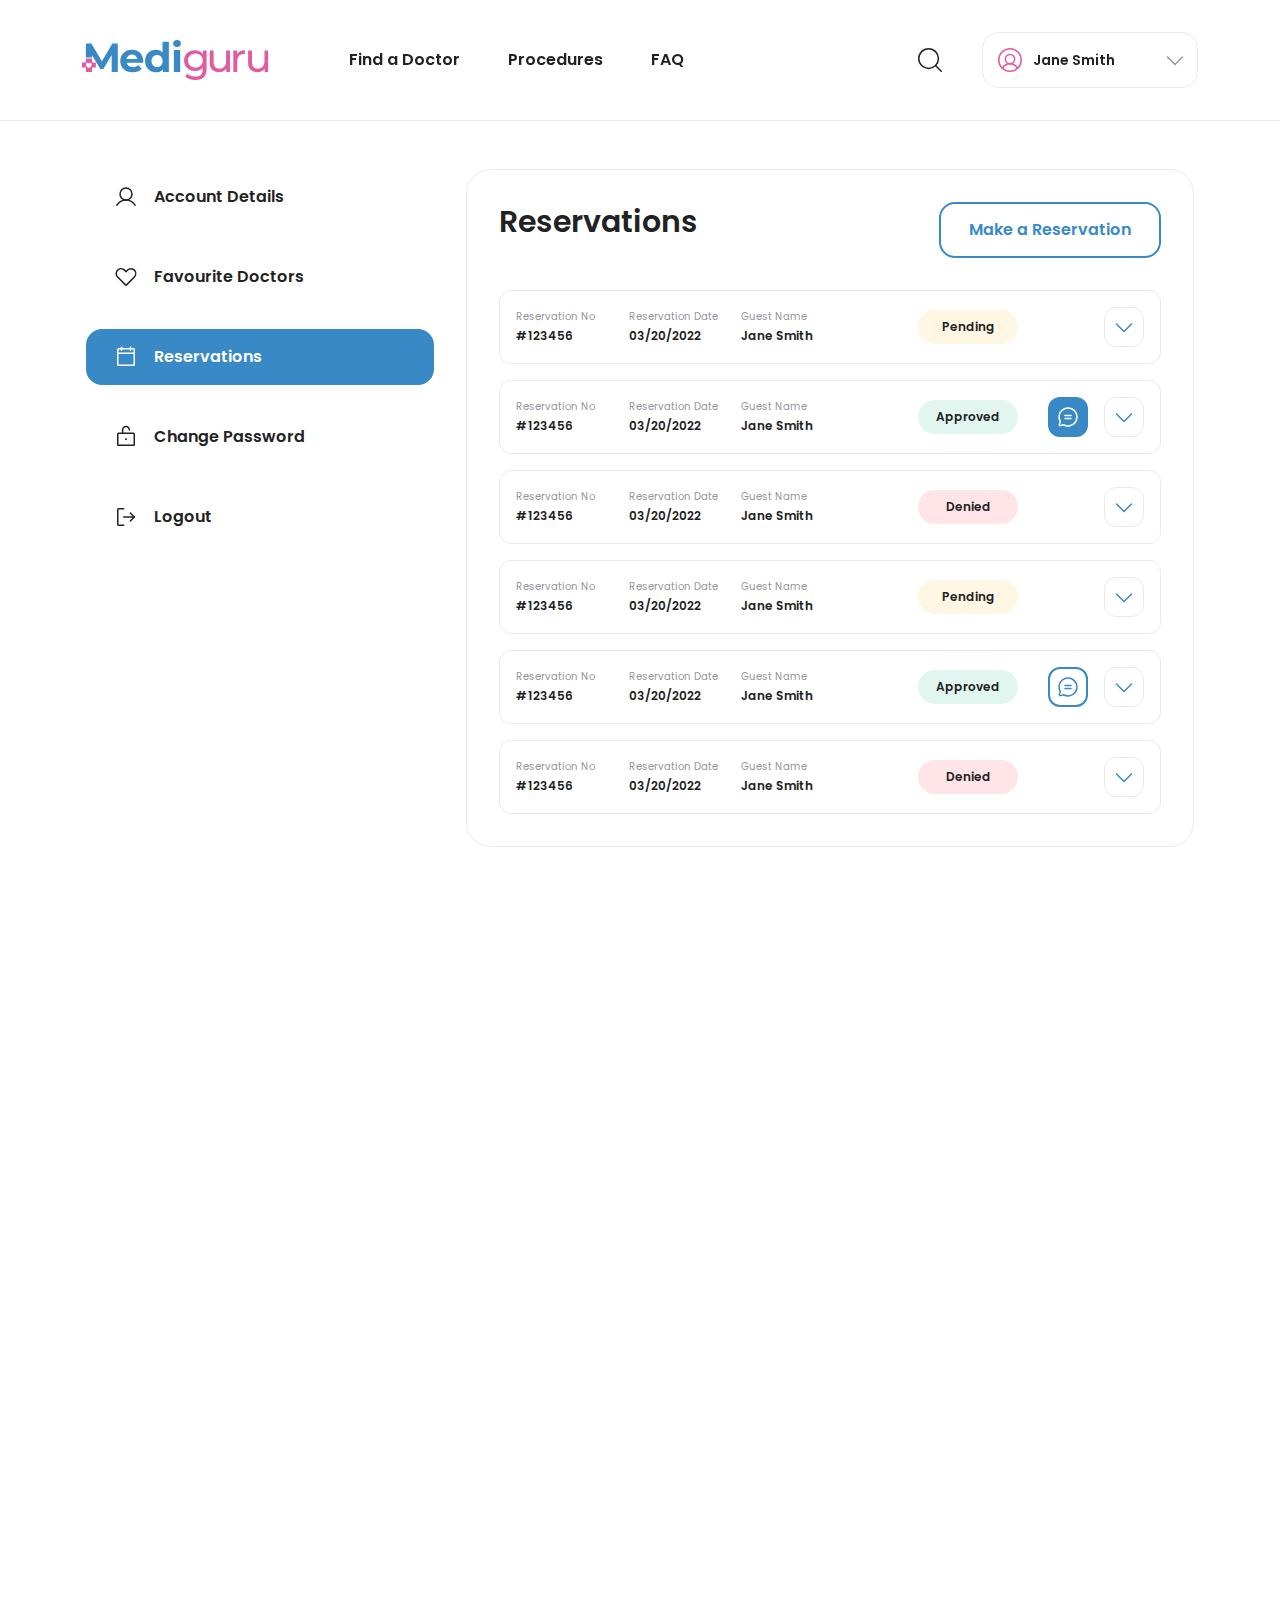
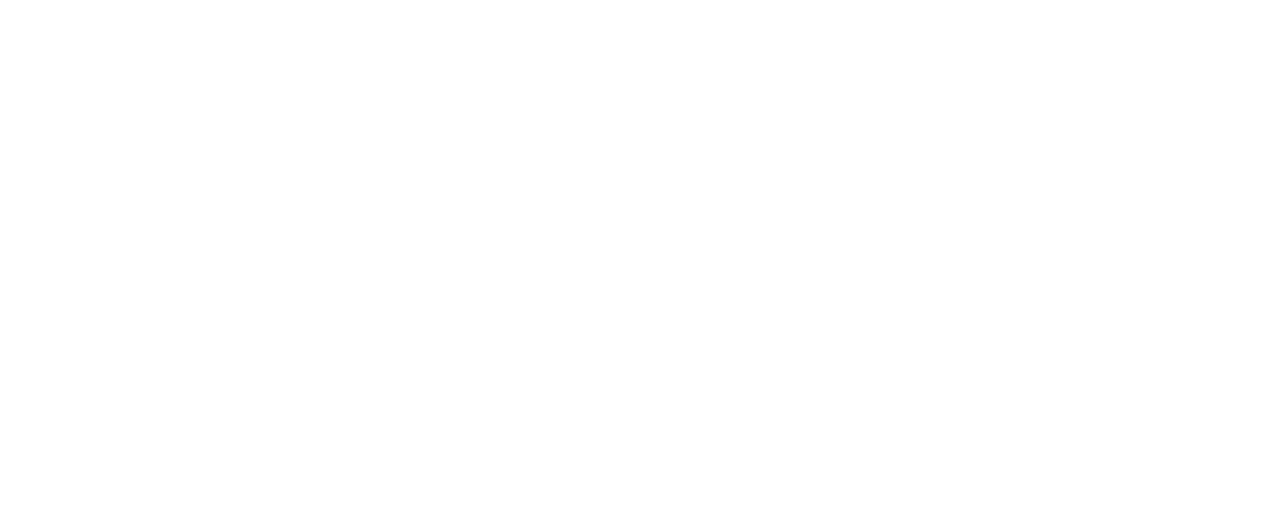
<file: reservations.html>
<!DOCTYPE html>
<html lang="en">
  <head>
    <meta charset="UTF-8" />
    <meta name="viewport" content="width=device-width, initial-scale=1, shrink-to-fit=no" />
    <meta http-equiv="x-ua-compatible" content="ie=edge" />
    <title>Mediguru</title>
    <link rel="icon" type="image/png" href="img/favicon.png" />
    <link
      href="https://fonts.googleapis.com/css2?family=Poppins:ital,wght@0,400;0,500;0,600;1,400;1,500;1,600&display=swap"
      rel="stylesheet"
    />
    <!-- Font Awesome -->
    <link rel="stylesheet" href="https://use.fontawesome.com/releases/v5.11.2/css/all.css" />
    <!-- Styles -->
    <link rel="stylesheet" href="css/mdb.pro.css" />
    <link rel="stylesheet" href="js/telinput/css/intlTelInput.css" />
    <link rel="stylesheet" href="css/aos.css" />
  </head>
  <body>
    <!-- Header -->
    <section class="header v2">
      <!-- Navbar -->
      <nav
        class="navbar navbar-expand-lg d-none d-sm-none d-lg-flex"
        aos-init
        aos-animate
        data-aos="fade-down"
        data-aos-duration="800"
      >
        <div class="container">
          <div class="left">
            <div class="logo">
              <a href=""><img src="img/logo.svg" alt="Mediguru" /></a>
            </div>
            <ul class="navbar-nav me-auto mb-2 mb-lg-0">
              <li class="nav-item">
                <a class="nav-link" aria-current="page" href="https://ferdiaktac.github.io/mediguru/find-a-doctor">Find a Doctor</a>
              </li>
              <li class="nav-item">
                <a class="nav-link" href="https://ferdiaktac.github.io/mediguru/procedures">Procedures</a>
              </li>
              <li class="nav-item">
                <a class="nav-link" href="https://ferdiaktac.github.io/mediguru/faq">FAQ</a>
              </li>
            </ul>
          </div>
          <div class="right">
            <!-- Nav-Search -->
            <div class="hero-search form-group">
              <form autocomplete="off" action="" id="reviewform">
                <input
                  type="text"
                  id="search"
                  class="form-control form-control-lg"
                  required
                  placeholder="Procedure, doctor, practice, treatment"
                  name="search"
                  autocomplete="off"
                />
                <a href="#" data-toggle="tooltip" data-mdb-placement="bottom" title="Close" class="search-close-button"
                  ><img src="img/icons/cross.svg"
                /></a>
              </form>
            </div>
            <!-- Nav-Search -->
            <a
              class="btn btn-floating search-button"
              href="#"
              role="button"
              data-toggle="tooltip"
              data-mdb-placement="bottom"
              title="Search"
              ><img src="img/icons/Search.svg"
            /></a>
            <!-- User Menu -->
            <div class="user">
              <div class="dropdown">
                <a
                  class="dropdown-toggle"
                  href="#"
                  role="button"
                  id="dropdownMenuLink"
                  data-toggle="dropdown"
                  aria-expanded="false"
                >
                  <img src="img/icons/UserCircle.svg" />
                  Jane Smith
                </a>

                <ul class="dropdown-menu" aria-labelledby="dropdownMenuLink">
                  <li>
                    <a class="dropdown-item" href="#"> <img src="img/icons/User.svg" />Account Details</a>
                  </li>
                  <li>
                    <a class="dropdown-item" href="#"> <img src="img/icons/HeartStraight.svg" />Favourite Doctor</a>
                  </li>
                  <li>
                    <a class="dropdown-item" href="#"> <img src="img/icons/CalendarBlank.svg" />Reservations</a>
                  </li>
                  <li>
                    <a class="dropdown-item" href="#"> <img src="img/icons/LockOpen.svg" />Change Password</a>
                  </li>
                  <li>
                    <a class="dropdown-item" href="#"> <img src="img/icons/SignOut.svg" />Logout</a>
                  </li>
                </ul>
              </div>
            </div>
            <!-- User Menu End -->

            <!-- <div class="signin-up">
              <a
                class="btn btn-outline-primary mr-4"
                href="#"
                role="button"
                data-toggle="modal"
                data-target="#loginModal"
                >Login</a
              >
              <a class="btn btn-primary" href="#" role="button" data-toggle="modal" data-target="#RegisterModal"
                >Sign Up</a
              >
            </div> -->
          </div>
        </div>
      </nav>
      <!-- Navbar End -->

      <!-- Navbar Mobile -->
      <nav class="navbar navbar-expand-sm d-sm-flex d-lg-none">
        <div class="container">
          <div class="left col-3 justify-content-start">
            <div class="menu">
              <a href="#" role="button" data-toggle="modal" data-target="#MobileMenu">
                <img src="img/icons/menu.svg" alt="" />
              </a>
            </div>
          </div>
          <div class="logo col-6 d-flex justify-content-center">
            <a href=""><img src="img/logo.svg" alt="Mediguru" /></a>
          </div>
          <div class="right col-3 justify-content-end">
            <a
              class="btn btn-floating search-button"
              href="#"
              role="button"
              data-toggle="tooltip"
              data-mdb-placement="bottom"
              title="Search"
              ><img src="img/icons/Search.svg" width="24"
            /></a>
            <!-- Nav-Search -->
            <div class="row">
              <div class="col">
                <div class="hero-search form-group">
                  <form autocomplete="off" action="">
                    <input
                      type="text"
                      id="searchMobile"
                      class="form-control form-control-lg"
                      required
                      placeholder="Procedure, doctor, practice, treatment"
                      name="search"
                      autocomplete="off"
                    />
                    <a
                      href="#"
                      data-toggle="tooltip"
                      data-mdb-placement="bottom"
                      title="Close"
                      class="search-close-button"
                      ><img src="img/icons/cross.svg"
                    /></a>
                  </form>
                </div>
              </div>
            </div>
            <!-- Nav-Search -->
            <div class="account">
              <a href="#" role="button" data-toggle="modal" data-target="#SignInUp">
                <img src="img/icons/UserCircle.svg" alt="" />
              </a>
            </div>
          </div>
        </div>
      </nav>
      <!-- Navbar End -->
    </section>
    <!-- Header End -->

    <!-- Content -->
    <section class="account-section">
      <div class="container">
        <div class="row">
          <div class="col-lg-4">
            <div class="menu">
              <ul>
                <li>
                  <a href="#"> <img src="img/icons/UserBlack.svg" alt="" />Account Details</a>
                </li>
                <li>
                  <a href="#"> <img src="img/icons/HeartStraightBlack.svg" alt="" />Favourite Doctors</a>
                </li>
                <li class="active">
                  <a href="#"> <img src="img/icons/CalendarBlankBlack.svg" alt="" />Reservations</a>
                </li>
                <li>
                  <a href="#"> <img src="img/icons/LockOpenBlack.svg" alt="" />Change Password</a>
                </li>
                <li>
                  <a href="#"> <img src="img/icons/SignOutBlack.svg" alt="" />Logout</a>
                </li>
              </ul>
            </div>
          </div>
          <div class="col-lg-8">
            <div class="content reservations">
              <div class="title">
                <h3 class="mb-5">Reservations</h3>
                <a class="btn btn-outline-primary" href="#" role="button">Make a Reservation</a>
              </div>
              <div class="reservation-wrapper">
                <!-- Reservation Item / Pending -->
                <div class="reservation-item" aria-expanded="false">
                  <div class="reservation-item-title">
                    <div class="left">
                      <div class="info">
                        <ul>
                          <li><span>Reservation No</span>#123456</li>
                          <li><span>Reservation Date</span>03/20/2022</li>
                          <li><span>Guest Name</span>Jane Smith</li>
                        </ul>
                      </div>
                      <div class="status pending">Pending</div>
                    </div>
                    <div class="right">
                      <div class="button">
                        <a class="btn btn-floating expand-button" href="#"></a>
                      </div>
                    </div>
                  </div>
                  <div class="reservation-item-content">
                    <div class="info-section">
                      <div class="title">Personal Information</div>
                      <ul>
                        <li><span>Email</span>jane.smith@gmail.com</li>
                        <li><span>Phone</span>+182120142305</li>
                        <li><span>Birth Date</span>12/23/1990</li>
                      </ul>
                    </div>
                    <div class="info-section details">
                      <div class="title">Reservation Details</div>
                      <ul>
                        <li><span>Doctor Name</span>John Doe</li>
                        <li><span>Procedure Name</span>Breast Augmentation</li>
                        <li><span>Arrival Airport</span>İstanbul Airport</li>
                        <li><span>Flight Code</span>TR1234</li>
                        <li><span>Arrival Date</span>12/23/2022</li>
                        <li><span>Arrival Time</span>16:45</li>
                        <li><span>Departure Time</span>12/23/2022</li>
                        <li><span>Total Guest</span>3</li>
                        <li><span>Address</span>26985 Brighton Lane, Lake Forest, CA 92630</li>
                        <li>
                          <span>Note</span>Lorem ipsum dolor sit amet, consectetur adipiscing elit. Nec elit est sit ac.
                          Amet vitae nisi elit in pharetra mauris in scelerisque non. Vitae nunc dolor adipiscing
                          vestibulum tellus. Elementum pharetra scelerisque massa diam.
                        </li>
                      </ul>
                    </div>
                  </div>
                </div>
                <!-- Reservation Item End / Pending -->

                <!-- Reservation Item / Approved -->
                <div class="reservation-item" aria-expanded="false">
                  <div class="reservation-item-title">
                    <div class="left">
                      <div class="info">
                        <ul>
                          <li><span>Reservation No</span>#123456</li>
                          <li><span>Reservation Date</span>03/20/2022</li>
                          <li><span>Guest Name</span>Jane Smith</li>
                        </ul>
                      </div>
                      <div class="status approved">Approved</div>
                    </div>
                    <div class="right">
                      <div class="button">
                        <a class="btn btn-floating make-review" href="#" data-toggle="modal" data-target="#MakeReview"
                          ><img
                            src="img/icons/ChatCircleText.svg"
                            alt=""
                            data-toggle="tooltip"
                            data-placement="bottom"
                            title="Make a Review"
                        /></a>
                        <a class="btn btn-floating expand-button" href="#"></a>
                      </div>
                    </div>
                  </div>
                  <div class="reservation-item-content">
                    <div class="info-section">
                      <div class="title">Personal Information</div>
                      <ul>
                        <li><span>Email</span>jane.smith@gmail.com</li>
                        <li><span>Phone</span>+182120142305</li>
                        <li><span>Birth Date</span>12/23/1990</li>
                      </ul>
                    </div>
                    <div class="info-section details">
                      <div class="title">Reservation Details</div>
                      <ul>
                        <li><span>Doctor Name</span>John Doe</li>
                        <li><span>Procedure Name</span>Breast Augmentation</li>
                        <li><span>Arrival Airport</span>İstanbul Airport</li>
                        <li><span>Flight Code</span>TR1234</li>
                        <li><span>Arrival Date</span>12/23/2022</li>
                        <li><span>Arrival Time</span>16:45</li>
                        <li><span>Departure Time</span>12/23/2022</li>
                        <li><span>Total Guest</span>3</li>
                        <li><span>Address</span>26985 Brighton Lane, Lake Forest, CA 92630</li>
                        <li>
                          <span>Note</span>Lorem ipsum dolor sit amet, consectetur adipiscing elit. Nec elit est sit ac.
                          Amet vitae nisi elit in pharetra mauris in scelerisque non. Vitae nunc dolor adipiscing
                          vestibulum tellus. Elementum pharetra scelerisque massa diam.
                        </li>
                      </ul>
                    </div>
                  </div>
                </div>
                <!-- Reservation Item End / Approved -->

                <!-- Reservation Item / Denied -->
                <div class="reservation-item" aria-expanded="false">
                  <div class="reservation-item-title">
                    <div class="left">
                      <div class="info">
                        <ul>
                          <li><span>Reservation No</span>#123456</li>
                          <li><span>Reservation Date</span>03/20/2022</li>
                          <li><span>Guest Name</span>Jane Smith</li>
                        </ul>
                      </div>
                      <div class="status denied">Denied</div>
                    </div>
                    <div class="right">
                      <div class="button">
                        <a class="btn btn-floating expand-button" href="#"></a>
                      </div>
                    </div>
                  </div>
                  <div class="reservation-item-content">
                    <div class="info-section">
                      <div class="title">Personal Information</div>
                      <ul>
                        <li><span>Email</span>jane.smith@gmail.com</li>
                        <li><span>Phone</span>+182120142305</li>
                        <li><span>Birth Date</span>12/23/1990</li>
                      </ul>
                    </div>
                    <div class="info-section details">
                      <div class="title">Reservation Details</div>
                      <ul>
                        <li><span>Doctor Name</span>John Doe</li>
                        <li><span>Procedure Name</span>Breast Augmentation</li>
                        <li><span>Arrival Airport</span>İstanbul Airport</li>
                        <li><span>Flight Code</span>TR1234</li>
                        <li><span>Arrival Date</span>12/23/2022</li>
                        <li><span>Arrival Time</span>16:45</li>
                        <li><span>Departure Time</span>12/23/2022</li>
                        <li><span>Total Guest</span>3</li>
                        <li><span>Address</span>26985 Brighton Lane, Lake Forest, CA 92630</li>
                        <li>
                          <span>Note</span>Lorem ipsum dolor sit amet, consectetur adipiscing elit. Nec elit est sit ac.
                          Amet vitae nisi elit in pharetra mauris in scelerisque non. Vitae nunc dolor adipiscing
                          vestibulum tellus. Elementum pharetra scelerisque massa diam.
                        </li>
                      </ul>
                    </div>
                  </div>
                </div>
                <!-- Reservation Item End / Denied -->

                <!-- Reservation Item / Pending -->
                <div class="reservation-item" aria-expanded="false">
                  <div class="reservation-item-title">
                    <div class="left">
                      <div class="info">
                        <ul>
                          <li><span>Reservation No</span>#123456</li>
                          <li><span>Reservation Date</span>03/20/2022</li>
                          <li><span>Guest Name</span>Jane Smith</li>
                        </ul>
                      </div>
                      <div class="status pending">Pending</div>
                    </div>
                    <div class="right">
                      <div class="button">
                        <a class="btn btn-floating expand-button" href="#"></a>
                      </div>
                    </div>
                  </div>
                  <div class="reservation-item-content">
                    <div class="info-section">
                      <div class="title">Personal Information</div>
                      <ul>
                        <li><span>Email</span>jane.smith@gmail.com</li>
                        <li><span>Phone</span>+182120142305</li>
                        <li><span>Birth Date</span>12/23/1990</li>
                      </ul>
                    </div>
                    <div class="info-section details">
                      <div class="title">Reservation Details</div>
                      <ul>
                        <li><span>Doctor Name</span>John Doe</li>
                        <li><span>Procedure Name</span>Breast Augmentation</li>
                        <li><span>Arrival Airport</span>İstanbul Airport</li>
                        <li><span>Flight Code</span>TR1234</li>
                        <li><span>Arrival Date</span>12/23/2022</li>
                        <li><span>Arrival Time</span>16:45</li>
                        <li><span>Departure Time</span>12/23/2022</li>
                        <li><span>Total Guest</span>3</li>
                        <li><span>Address</span>26985 Brighton Lane, Lake Forest, CA 92630</li>
                        <li>
                          <span>Note</span>Lorem ipsum dolor sit amet, consectetur adipiscing elit. Nec elit est sit ac.
                          Amet vitae nisi elit in pharetra mauris in scelerisque non. Vitae nunc dolor adipiscing
                          vestibulum tellus. Elementum pharetra scelerisque massa diam.
                        </li>
                      </ul>
                    </div>
                  </div>
                </div>
                <!-- Reservation Item End / Pending -->

                <!-- Reservation Item / Approved -->
                <div class="reservation-item" aria-expanded="false">
                  <div class="reservation-item-title">
                    <div class="left">
                      <div class="info">
                        <ul>
                          <li><span>Reservation No</span>#123456</li>
                          <li><span>Reservation Date</span>03/20/2022</li>
                          <li><span>Guest Name</span>Jane Smith</li>
                        </ul>
                      </div>
                      <div class="status approved">Approved</div>
                    </div>
                    <div class="right">
                      <div class="button">
                        <a class="btn btn-floating view-review" href="#" data-toggle="modal" data-target="#ViewReview"
                          ><img
                            src="img/icons/ChatCircleText.svg"
                            alt=""
                            data-toggle="tooltip"
                            data-placement="bottom"
                            title="View Your Review"
                        /></a>
                        <a class="btn btn-floating expand-button" href="#"></a>
                      </div>
                    </div>
                  </div>
                  <div class="reservation-item-content">
                    <div class="info-section">
                      <div class="title">Personal Information</div>
                      <ul>
                        <li><span>Email</span>jane.smith@gmail.com</li>
                        <li><span>Phone</span>+182120142305</li>
                        <li><span>Birth Date</span>12/23/1990</li>
                      </ul>
                    </div>
                    <div class="info-section details">
                      <div class="title">Reservation Details</div>
                      <ul>
                        <li><span>Doctor Name</span>John Doe</li>
                        <li><span>Procedure Name</span>Breast Augmentation</li>
                        <li><span>Arrival Airport</span>İstanbul Airport</li>
                        <li><span>Flight Code</span>TR1234</li>
                        <li><span>Arrival Date</span>12/23/2022</li>
                        <li><span>Arrival Time</span>16:45</li>
                        <li><span>Departure Time</span>12/23/2022</li>
                        <li><span>Total Guest</span>3</li>
                        <li><span>Address</span>26985 Brighton Lane, Lake Forest, CA 92630</li>
                        <li>
                          <span>Note</span>Lorem ipsum dolor sit amet, consectetur adipiscing elit. Nec elit est sit ac.
                          Amet vitae nisi elit in pharetra mauris in scelerisque non. Vitae nunc dolor adipiscing
                          vestibulum tellus. Elementum pharetra scelerisque massa diam.
                        </li>
                      </ul>
                    </div>
                  </div>
                </div>
                <!-- Reservation Item End / Approved -->

                <!-- Reservation Item / Denied -->
                <div class="reservation-item" aria-expanded="false">
                  <div class="reservation-item-title">
                    <div class="left">
                      <div class="info">
                        <ul>
                          <li><span>Reservation No</span>#123456</li>
                          <li><span>Reservation Date</span>03/20/2022</li>
                          <li><span>Guest Name</span>Jane Smith</li>
                        </ul>
                      </div>
                      <div class="status denied">Denied</div>
                    </div>
                    <div class="right">
                      <div class="button">
                        <a class="btn btn-floating expand-button" href="#"></a>
                      </div>
                    </div>
                  </div>
                  <div class="reservation-item-content">
                    <div class="info-section">
                      <div class="title">Personal Information</div>
                      <ul>
                        <li><span>Email</span>jane.smith@gmail.com</li>
                        <li><span>Phone</span>+182120142305</li>
                        <li><span>Birth Date</span>12/23/1990</li>
                      </ul>
                    </div>
                    <div class="info-section details">
                      <div class="title">Reservation Details</div>
                      <ul>
                        <li><span>Doctor Name</span>John Doe</li>
                        <li><span>Procedure Name</span>Breast Augmentation</li>
                        <li><span>Arrival Airport</span>İstanbul Airport</li>
                        <li><span>Flight Code</span>TR1234</li>
                        <li><span>Arrival Date</span>12/23/2022</li>
                        <li><span>Arrival Time</span>16:45</li>
                        <li><span>Departure Time</span>12/23/2022</li>
                        <li><span>Total Guest</span>3</li>
                        <li><span>Address</span>26985 Brighton Lane, Lake Forest, CA 92630</li>
                        <li>
                          <span>Note</span>Lorem ipsum dolor sit amet, consectetur adipiscing elit. Nec elit est sit ac.
                          Amet vitae nisi elit in pharetra mauris in scelerisque non. Vitae nunc dolor adipiscing
                          vestibulum tellus. Elementum pharetra scelerisque massa diam.
                        </li>
                      </ul>
                    </div>
                  </div>
                </div>
                <!-- Reservation Item End / Denied -->
              </div>
            </div>
          </div>
        </div>
      </div>
    </section>
    <!-- Content End -->

    <!-- Footer -->
    <footer>
      <div class="container ask-a-question" aos-init aos-animate data-aos="fade-up" data-aos-duration="1000">
        <div class="row">
          <div class="col-lg-6 d-flex flex-column justify-content-center">
            <div class="d1 mb-4">Get started with us</div>
            <p class="p20">
              Need more time to discuss? Don’t worry, we are ready to help you 24/7. Please fill in the column on the
              right to get started.
            </p>
          </div>
          <div class="col-lg-5 offset-lg-1">
            <form action="">
              <h3 class="mb-32">Ask a question</h3>
              <div class="form-group">
                <input
                  type="text"
                  class="form-control form-control-lg"
                  id="Ask_FullName"
                  placeholder="Full Name"
                  required="required"
                />
              </div>
              <div class="form-group">
                <input
                  type="email"
                  class="form-control form-control-lg"
                  id="Ask_Email"
                  placeholder="Email"
                  required="required"
                />
              </div>
              <div class="form-group">
                <textarea
                  type="textarea"
                  class="form-control form-control-lg"
                  id="Ask_Messsage"
                  placeholder="Message"
                  required="required"
                  style="height: 100px; resize: none"
                ></textarea>
              </div>
              <button type="submit" class="btn btn-primary w-100">Send</button>
            </form>
          </div>
        </div>
      </div>
      <div class="container footer" aos-init aos-animate data-aos="fade-up" data-aos-duration="1000">
        <div class="row">
          <div class="col-lg-4 mediguru mb-md-4">
            <img src="img/logo.svg" alt="" />
            <span>Find the Best Doctors in Turkey</span>
            <ul class="social">
              <li>
                <a href=""><img src="img/icons/facebook.svg" alt="" /> </a>
              </li>
              <li>
                <a href=""><img src="img/icons/twitter.svg" alt="" /> </a>
              </li>
              <li>
                <a href=""><img src="img/icons/instagram.svg" alt="" /> </a>
              </li>
              <li>
                <a href=""><img src="img/icons/linkedin.svg" alt="" /> </a>
              </li>
            </ul>
          </div>
          <div class="col-lg-2 mb-md-4">
            <h4 class="title">About</h4>
            <ul class="footer-menu">
              <li><a href="">Menu Item</a></li>
              <li><a href="">Menu Item</a></li>
              <li><a href="">Menu Item</a></li>
              <li><a href="">Terms & Conditions</a></li>
              <li><a href="">Privacy Policy</a></li>
            </ul>
          </div>
          <div class="col-lg-2 mb-md-4">
            <h4 class="title">Link</h4>
            <ul class="footer-menu">
              <li><a href="">Find a Doctor</a></li>
              <li><a href="">Procedures</a></li>
              <li><a href="">FAQ</a></li>
              <li><a href="">Menu Item</a></li>
              <li><a href="">Menu Item</a></li>
            </ul>
          </div>
          <div class="col-lg-4">
            <h4 class="title">Contact</h4>
            <ul class="footer-menu">
              <li>
                <img src="img/icons/Phone.svg" />
                <a href="tel:+90 850 888 88 88">+90 850 888 88 88</a>
              </li>
              <li>
                <img src="img/icons/Envelope.svg" />
                <a href="mailto:contact@mediguru.com">contact@mediguru.com</a>
              </li>
              <li>
                <img src="img/icons/MapPin.svg" />
                Mecidiyekoy Neighborhood, Selahattin Pinar Road, Apartment Number:25/2<br />Sisli/Istanbul TURKEY
              </li>
            </ul>
          </div>
          <div class="col-lg-12 copyright">© 2023 All Rights Reserved - <a href="">Mediguru</a></div>
        </div>
      </div>
    </footer>
    <!-- Footer End-->

    <!-- Modals -->

    <!--View Your Review Modal-->
    <div class="modal fade bottom" id="ViewReview" tabindex="-1" aria-labelledby="#ViewReview" aria-hidden="true">
      <div class="modal-dialog modal-dialog-centered modal-dialog-scrollable">
        <div class="modal-content">
          <div class="modal-header d-flex justify-content-center">
            <h3 class="modal-title" id="#ViewReview">View Your Review</h3>
            <div class="close-filter">
              <a href="#" data-dismiss="modal"><img src="img/icons/cross.svg" alt="" /></a>
            </div>
          </div>
          <div class="modal-body">
            <div class="form-group review-doctor">
              <div class="doctor-wrapper">
                <img src="img/doctors/doctor-1.png" alt="" />
                <div class="doctor-info">
                  <span class="doctor-name">Ata Kerem</span>
                  <span>Anesthesiologist</span>
                </div>
              </div>
            </div>
            <!-- Review Item -->
            <div class="review-item">
              <div class="reviewer">
                <div class="left">
                  <img src="img/icons/avatar.png" alt="" />
                  <div class="name">Isabella<span class="treatment">Deep Plane Facelift</span></div>
                </div>
                <div class="right">
                  <div class="rating">
                    <ul class="rating" data-toggle="rating" data-readonly="true" data-value="5">
                      <li><i class="far fa-star fa-sm"></i></li>
                      <li><i class="far fa-star fa-sm"></i></li>
                      <li><i class="far fa-star fa-sm"></i></li>
                      <li><i class="far fa-star fa-sm"></i></li>
                      <li><i class="far fa-star fa-sm"></i></li>
                    </ul>
                    <span class="review-date">Sep 27, 2016</span>
                  </div>
                </div>
              </div>
              <div class="headline">I want to thank them for everything they have done to me 😍</div>
              <div class="images lightbox">
                <img
                  src="img/doctors/demo-woman-images-01.png"
                  alt=""
                  data-mdb-img="img/doctors/demo-woman-images-01.png"
                />
                <img
                  src="img/doctors/demo-woman-images-02.png"
                  alt=""
                  data-mdb-img="img/doctors/demo-woman-images-02.png"
                /><img
                  src="img/doctors/demo-woman-images-03.png"
                  alt=""
                  data-mdb-img="img/doctors/demo-woman-images-03.png"
                /><img
                  src="img/doctors/demo-woman-images-04.png"
                  alt=""
                  data-mdb-img="img/doctors/demo-woman-images-04.png"
                /><img
                  src="img/doctors/demo-woman-images-05.png"
                  alt=""
                  data-mdb-img="img/doctors/demo-woman-images-05.png"
                /><img
                  src="img/doctors/demo-woman-images-06.png"
                  alt=""
                  data-mdb-img="img/doctors/demo-woman-images-06.png"
                /><img
                  src="img/doctors/demo-woman-images-07.png"
                  alt=""
                  data-mdb-img="img/doctors/demo-woman-images-07.png"
                /><img
                  src="img/doctors/demo-woman-images-08.png"
                  alt=""
                  data-mdb-img="img/doctors/demo-woman-images-08.png"
                />
                <div class="more-images">+<span></span></div>
              </div>
              <div class="review-message more">
                Lorem ipsum dolor sit amet, consectetur adipiscing elit. Nisi varius at quam duis. Pretium convallis
                parturient porta dictum egestas ut lectus mauris. Tristique elementum cursus quis sed dui nibh. Massa
                vulputate ultricies amet eu. Turpis sed egestas in in euismod et nibh ut. Orci congue tempor sem
                pellentesque neque.Lorem ipsum dolor sit amet, consectetur adipiscing elit. Nisi varius at quam duis.
                Pretium convallis parturient porta dictum egestas ut lectus mauris. Tristique elementum cursus quis sed
                dui nibh. Massa vulputate ultricies amet eu. Turpis sed egestas in in euismod et nibh ut. Orci congue
                tempor sem pellentesque neque.
              </div>
            </div>
            <!-- Review Item End -->
          </div>
        </div>
      </div>
    </div>
    <!--View Your Review Modal end-->

    <!--Make a Review Modal-->
    <div class="modal fade bottom" id="MakeReview" tabindex="-1" aria-labelledby="#MakeReview" aria-hidden="true">
      <div class="modal-dialog modal-dialog-centered modal-dialog-scrollable">
        <div class="modal-content">
          <div class="modal-header d-flex justify-content-center">
            <h3 class="modal-title" id="#MakeReview">Make a Review</h3>
            <div class="close-filter">
              <a href="#" data-dismiss="modal"><img src="img/icons/cross.svg" alt="" /></a>
            </div>
          </div>
          <div class="modal-body">
            <form>
              <div class="form-group review-doctor">
                <label>Doctor</label>
                <div class="doctor-wrapper">
                  <img src="img/doctors/doctor-1.png" alt="" />
                  <div class="doctor-info">
                    <span class="doctor-name">Ata Kerem</span>
                    <span>Anesthesiologist</span>
                  </div>
                </div>
              </div>
              <div class="form-group">
                <label>Treatment</label>
                <select
                  class="select form-control form-control-lg"
                  id="review_treatment"
                  name="review_treatment"
                  data-filter="true"
                  required
                >
                  <option disabled selected hidden>Select for your treatment</option>
                </select>
              </div>
              <div class="form-group rating">
                <label>Rating</label>
                <ul class="rating" data-toggle="rating">
                  <li><i class="far fa-star fa-sm" title="Bad"></i></li>
                  <li><i class="far fa-star fa-sm" title="Poor"></i></li>
                  <li><i class="far fa-star fa-sm" title="OK"></i></li>
                  <li><i class="far fa-star fa-sm" title="Good"></i></li>
                  <li><i class="far fa-star fa-sm" title="Excellent"></i></li>
                </ul>
                <select name="rating" id="rating" style="display: none">
                  <option value="1">Bad</option>
                  <option value="2">Poor</option>
                  <option value="3">OK</option>
                  <option value="4">Good</option>
                  <option value="5">Excellent</option>
                </select>
              </div>
              <div class="form-group">
                <label>Review</label>
                <textarea
                  type="textarea"
                  class="form-control form-control-lg"
                  id="review_review"
                  name="review_review"
                  placeholder="How was your experience with this doctor?"
                  required
                  style="height: 100px; resize: none"
                ></textarea>
              </div>
              <div class="form-group">
                <label>Headline</label>
                <input
                  type="text"
                  class="form-control form-control-lg"
                  id="review_headline"
                  name="review_headline"
                  placeholder="Example: I had an amazing experience"
                  required
                />
              </div>
              <div class="form-group">
                <label>Photos<span class="optional"> (Optional)</span></label>
                <div class="file-upload-contain">
                  <input id="multiplefileupload" name="multiplefileupload" type="file" accept=".jpg,.png" multiple />
                </div>
              </div>
              <button type="submit" class="btn btn-primary w-100">SUBMIT</button>
            </form>
          </div>
        </div>
      </div>
    </div>
    <!--Make a Review Modal end-->

    <!--Login Modal-->
    <div class="modal fade bottom" id="loginModal" tabindex="-1" aria-labelledby="#loginModal" aria-hidden="true">
      <div class="modal-dialog modal-dialog-centered">
        <div class="modal-content">
          <div class="modal-header d-flex justify-content-center">
            <h3 class="modal-title" id="#loginModal">Login</h3>
          </div>
          <div class="modal-body">
            <form>
              <div class="form-group">
                <label for="Email">Email</label>
                <input
                  type="email"
                  class="form-control form-control-lg"
                  id="Email"
                  placeholder="Email"
                  required="required"
                />
              </div>
              <div class="form-group">
                <label for="loginPassword">Password</label>
                <input
                  type="password"
                  class="form-control form-control-lg"
                  id="password"
                  placeholder="Password"
                  required="required"
                />
              </div>
              <div class="row justify-content-between">
                <div class="col">
                  <div class="form-check">
                    <input type="checkbox" class="form-check-input" id="Remember" />
                    <label class="form-check-label" for="Remember">Remember me</label>
                  </div>
                </div>
                <div class="col text-right">
                  <a
                    type="button"
                    class="btn btn-link"
                    data-toggle="modal"
                    data-target="#ForgotPassword"
                    data-dismiss="modal"
                    >Forgot Password</a
                  >
                </div>
              </div>
              <button type="submit" class="btn btn-primary w-100">Login</button>
              <div class="row">
                <div class="col text-center mt-4">
                  Don’t have an account?
                  <a
                    type="button"
                    class="btn btn-link"
                    data-toggle="modal"
                    data-dismiss="modal"
                    data-target="#RegisterModal"
                    >Register</a
                  >
                </div>
              </div>
            </form>
          </div>
        </div>
      </div>
    </div>
    <!--Login Modal end-->

    <!--Register Modal-->
    <div class="modal fade bottom" id="RegisterModal" tabindex="-1" aria-labelledby="#RegisterModal" aria-hidden="true">
      <div class="modal-dialog modal-dialog-centered modal-dialog-scrollable">
        <div class="modal-content">
          <div class="modal-header d-flex justify-content-center">
            <h3 class="modal-title" id="#RegisterModal">Sign Up</h3>
          </div>
          <div class="modal-body">
            <form action="" oninput='up2.setCustomValidity(up2.value != up.value ? "Passwords do not match." : "")'>
              <div class="form-group">
                <label for="FullName">Full Name</label>
                <input
                  type="text"
                  class="form-control form-control-lg"
                  id="FullName"
                  placeholder="Full Name"
                  required="required"
                />
              </div>
              <div class="form-group">
                <label for="Email">Email</label>
                <input
                  type="email"
                  class="form-control form-control-lg"
                  id="EmailRegister"
                  placeholder="Email"
                  required="required"
                />
              </div>
              <div class="form-group">
                <label for="tel_number">Phone</label>
                <input
                  type="tel"
                  class="form-control form-control-lg"
                  id="tel_number"
                  name="tel_number"
                  required="required"
                />
              </div>
              <div class="form-group">
                <label for="password1">Password</label>
                <input
                  type="password"
                  class="form-control form-control-lg"
                  id="password1"
                  placeholder="Password"
                  required="required"
                  name="up"
                />
              </div>
              <div class="form-group">
                <label for="password2">Password Confirmation</label>
                <input
                  type="password"
                  class="form-control form-control-lg"
                  id="password2"
                  placeholder="Password Confirmation"
                  required="required"
                  name="up2"
                />
              </div>
              <div class="row justify-content-center">
                <div class="col">
                  <div class="form-check">
                    <input type="checkbox" class="form-check-input" id="Terms" />
                    <label class="form-check-label" for="Terms"
                      >I agree to the
                      <a type="button" class="btn btn-link" data-toggle="modal" data-target="#TermsAndConditions"
                        >Terms & Conditions</a
                      ></label
                    >
                  </div>
                </div>
              </div>
              <button type="submit" class="btn btn-primary w-100">Sign Up</button>
              <div class="row">
                <div class="col text-center mt-4">
                  Already have an account?
                  <a
                    type="button"
                    class="btn btn-link"
                    data-toggle="modal"
                    data-target="#loginModal"
                    data-dismiss="modal"
                    >Login</a
                  >
                </div>
              </div>
            </form>
          </div>
        </div>
      </div>
    </div>
    <!--Register Modal end-->

    <!--TermsAndConditions Modal-->
    <div
      class="modal fade bottom"
      id="TermsAndConditions"
      tabindex="-1"
      aria-labelledby="#TermsAndConditions"
      aria-hidden="true"
    >
      <div class="modal-dialog modal-dialog-centered modal-dialog-scrollable modal-lg">
        <div class="modal-content">
          <div class="modal-header d-flex justify-content-center pb-4">
            <h3 class="modal-title" id="#TermsAndConditions">Terms & Conditions</h3>
          </div>
          <div class="modal-body">
            <p>
              Lorem ipsum dolor sit amet, consectetur adipiscing elit. Nunc vestibulum egestas odio, eget vehicula
              libero feugiat vitae. Lorem ipsum dolor sit amet, consectetur adipiscing elit. Duis luctus turpis neque,
              sed sagittis lectus faucibus interdum. Vestibulum efficitur viverra faucibus. Duis sagittis vel velit ut
              faucibus. Aenean aliquet magna dolor, egestas commodo ligula varius a. Duis dignissim metus lacus, nec
              hendrerit arcu tempus et. Donec ligula metus, mollis et purus vitae, mattis hendrerit ante. Ut lacus enim,
              luctus ac semper vitae, efficitur vel purus. Vivamus venenatis venenatis eros, et varius ipsum. Nunc in
              odio nec ipsum malesuada fringilla. Nulla in orci lobortis, pretium nibh vel, sagittis ante. Suspendisse
              vitae nulla aliquam, auctor purus at, eleifend ex. Sed ullamcorper congue nulla ut semper. Curabitur
              pharetra aliquam est, a pharetra neque.
            </p>
            <p>
              Nam ac vulputate enim. Vivamus eu elit vitae nisl porttitor vestibulum id cursus urna. Proin et velit
              justo. Maecenas tempus viverra purus et consectetur. Proin consequat blandit augue vel sagittis. Sed quis
              lorem orci. In et tellus vitae turpis mollis laoreet vel gravida neque. Fusce ex nibh, bibendum non ornare
              eget, posuere ut eros. Mauris rutrum vel orci tincidunt convallis. Curabitur sapien nulla, fermentum sed
              nisi ut, euismod vehicula lectus. Donec et ipsum sed neque imperdiet ornare id vel sapien. Suspendisse
              auctor lacinia orci ut rutrum.
            </p>
            <p>
              Lorem ipsum dolor sit amet, consectetur adipiscing elit. Nunc vestibulum egestas odio, eget vehicula
              libero feugiat vitae. Lorem ipsum dolor sit amet, consectetur adipiscing elit. Duis luctus turpis neque,
              sed sagittis lectus faucibus interdum. Vestibulum efficitur viverra faucibus. Duis sagittis vel velit ut
              faucibus. Aenean aliquet magna dolor, egestas commodo ligula varius a. Duis dignissim metus lacus, nec
              hendrerit arcu tempus et. Donec ligula metus, mollis et purus vitae, mattis hendrerit ante. Ut lacus enim,
              luctus ac semper vitae, efficitur vel purus. Vivamus venenatis venenatis eros, et varius ipsum. Nunc in
              odio nec ipsum malesuada fringilla. Nulla in orci lobortis, pretium nibh vel, sagittis ante. Suspendisse
              vitae nulla aliquam, auctor purus at, eleifend ex. Sed ullamcorper congue nulla ut semper. Curabitur
              pharetra aliquam est, a pharetra neque.
            </p>
            <p>
              Nam ac vulputate enim. Vivamus eu elit vitae nisl porttitor vestibulum id cursus urna. Proin et velit
              justo. Maecenas tempus viverra purus et consectetur. Proin consequat blandit augue vel sagittis. Sed quis
              lorem orci. In et tellus vitae turpis mollis laoreet vel gravida neque. Fusce ex nibh, bibendum non ornare
              eget, posuere ut eros. Mauris rutrum vel orci tincidunt convallis. Curabitur sapien nulla, fermentum sed
              nisi ut, euismod vehicula lectus. Donec et ipsum sed neque imperdiet ornare id vel sapien. Suspendisse
              auctor lacinia orci ut rutrum.
            </p>
          </div>
          <div class="modal-footer justify-content-center">
            <button
              type="button"
              class="btn btn-outline-primary w-50"
              data-toggle="modal"
              data-target="#RegisterModal"
              data-dismiss="modal"
            >
              Close
            </button>
          </div>
        </div>
      </div>
    </div>
    <!--TermsAndConditions Modal end-->

    <!--Reset Password Modal-->
    <div
      class="modal fade bottom"
      id="ForgotPassword"
      tabindex="-1"
      aria-labelledby="#ForgotPassword"
      aria-hidden="true"
    >
      <div class="modal-dialog modal-dialog-centered">
        <div class="modal-content">
          <div class="modal-header d-flex justify-content-center flex-column">
            <h3 class="modal-title" id="#ForgotPassword">Reset Password</h3>
            <p>Enter your email address and we will send you a link to login.</p>
          </div>
          <div class="modal-body">
            <form>
              <div class="form-group">
                <label for="Email_Reset">Email</label>
                <input
                  type="email"
                  class="form-control form-control-lg"
                  id="Email_Reset"
                  placeholder="Email"
                  required="required"
                />
              </div>
              <button type="submit" class="btn btn-primary w-100">Send</button>
            </form>
          </div>
        </div>
      </div>
    </div>
    <!--Reset Password Modal end-->

    <!--Account Mobile Modal-->
    <div class="modal fade bottom" id="SignInUp" tabindex="-1" aria-labelledby="#SignInUp" aria-hidden="true">
      <div class="modal-dialog modal-dialog-centered">
        <div class="modal-content">
          <div class="modal-header d-flex justify-content-center">
            <h3 class="modal-title" id="#SignInUp">Account</h3>
          </div>
          <div class="modal-body">
            <!-- <div class="signin-up">
              <a
                class="btn btn-outline-primary w-100 mb-4"
                href="#"
                role="button"
                data-toggle="modal"
                data-target="#loginModal"
                data-dismiss="modal"
                >Login</a
              >
              <a
                class="btn btn-primary w-100"
                href="#"
                role="button"
                data-toggle="modal"
                data-target="#RegisterModal"
                data-dismiss="modal"
                >Sign Up</a
              >
            </div> -->
            <!-- If Logged In -->
            <div class="user">
              <div class="dropdown">
                <a>
                  <img src="img/icons/UserCircle.svg" />
                  Jane Smith
                </a>

                <ul class="dropdown-menu">
                  <li>
                    <a class="dropdown-item" href="#"> <img src="img/icons/User.svg" />Account Details</a>
                  </li>
                  <li>
                    <a class="dropdown-item" href="#"> <img src="img/icons/HeartStraight.svg" />Favourite Doctor</a>
                  </li>
                  <li>
                    <a class="dropdown-item" href="#"> <img src="img/icons/CalendarBlank.svg" />Reservations</a>
                  </li>
                  <li>
                    <a class="dropdown-item" href="#"> <img src="img/icons/LockOpen.svg" />Change Password</a>
                  </li>
                  <li>
                    <a class="dropdown-item" href="#"> <img src="img/icons/SignOut.svg" />Logout</a>
                  </li>
                </ul>
              </div>
            </div>
            <!-- If Logged In End -->
          </div>
        </div>
      </div>
    </div>
    <!--Account Mobile Modal end-->

    <!--Mobile Menu Modal-->
    <div class="modal fade bottom" id="MobileMenu" tabindex="-1" aria-labelledby="#MobileMenu" aria-hidden="true">
      <div class="modal-dialog modal-dialog-centered">
        <div class="modal-content">
          <div class="modal-header d-flex justify-content-center">
            <h3 class="modal-title" id="#MobileMenu">Menu</h3>
          </div>
          <div class="modal-body">
            <div class="user">
              <div class="dropdown">
                <ul class="dropdown-menu">
                  <li>
                    <a class="dropdown-item" href="#">Find a Doctor</a>
                  </li>
                  <li>
                    <a class="dropdown-item" href="#">Procedures</a>
                  </li>
                  <li>
                    <a class="dropdown-item" href="#">FAQ</a>
                  </li>
                </ul>
              </div>
            </div>
          </div>
        </div>
      </div>
    </div>
    <!--Mobile Menu Modal End -->

    <!-- Modals End -->
  </body>

  <!-- Scripts -->
  <script type="text/javascript" src="js/jquery-3.6.0.min.js"></script>
  <script type="text/javascript" src="js/mdb.min.js"></script>
  <script type="text/javascript" src="js/main.js"></script>
  <script type="text/javascript" src="js/aos.js"></script>
  <script type="text/javascript" src="js/telinput/js/utils.js"></script>
  <script type="text/javascript" src="js/telinput/js/intlTelInput.min.js"></script>

  <!-- Custom Scripts -->
  <script type="text/javascript" src="js/bootstrap-fileinput.js"></script>
  <script>
    $(".reservation-item .expand-button").click(function (e) {
      e.preventDefault();
      var thisAccordion = $(this).parents().eq(3);

      if (thisAccordion.attr("aria-expanded") === "true") {
        thisAccordion.attr("aria-expanded", "false");
      } else {
        $(".reservation-wrapper .reservation-item").each(function () {
          $(this).attr("aria-expanded", "false");
        });

        thisAccordion.attr("aria-expanded", "true");
        $("html, body").animate(
          {
            scrollTop: thisAccordion.offset().top - 300,
          },
          800
        );
      }
    });

    $(".rating li").on("click", function () {
      var selectedRating = $(this).index() + 1;
      $("#rating").val(selectedRating);
    });

    // Get Options of Treatments
    function addOptions(url, elementId) {
      var treatments = [];
      $.getJSON(url, function (data) {
        $.each(data, function (key, val) {
          $.each(val.treatments, function (key, treatment) {
            if (treatments.indexOf(treatment) === -1) {
              treatments.push(treatment);
              var option = $("<option>");
              option.val(treatment);
              option.text(treatment);
              $(elementId).append(option);
            }
          });
        });
      });
    }

    addOptions("data/doctors.json", "#review_treatment");
  </script>
  <!-- Scripts End -->
</html>
</file>
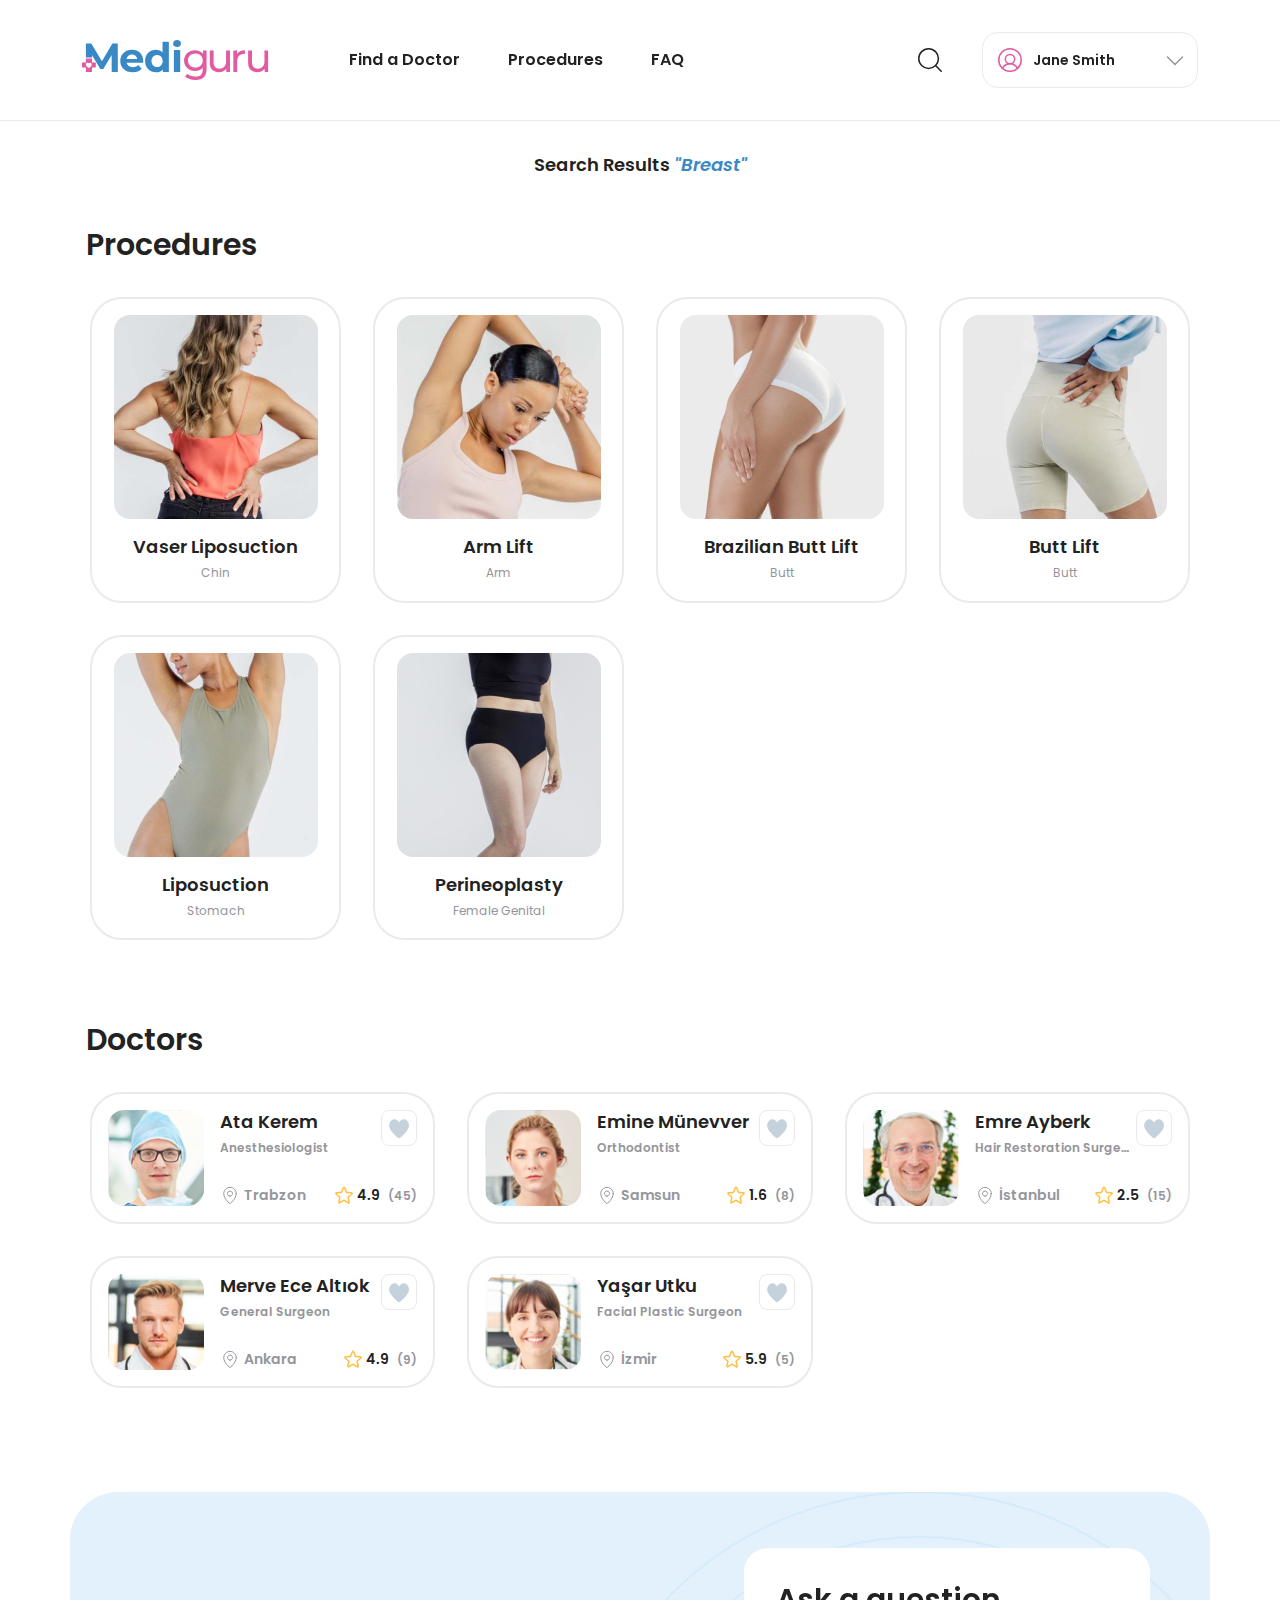
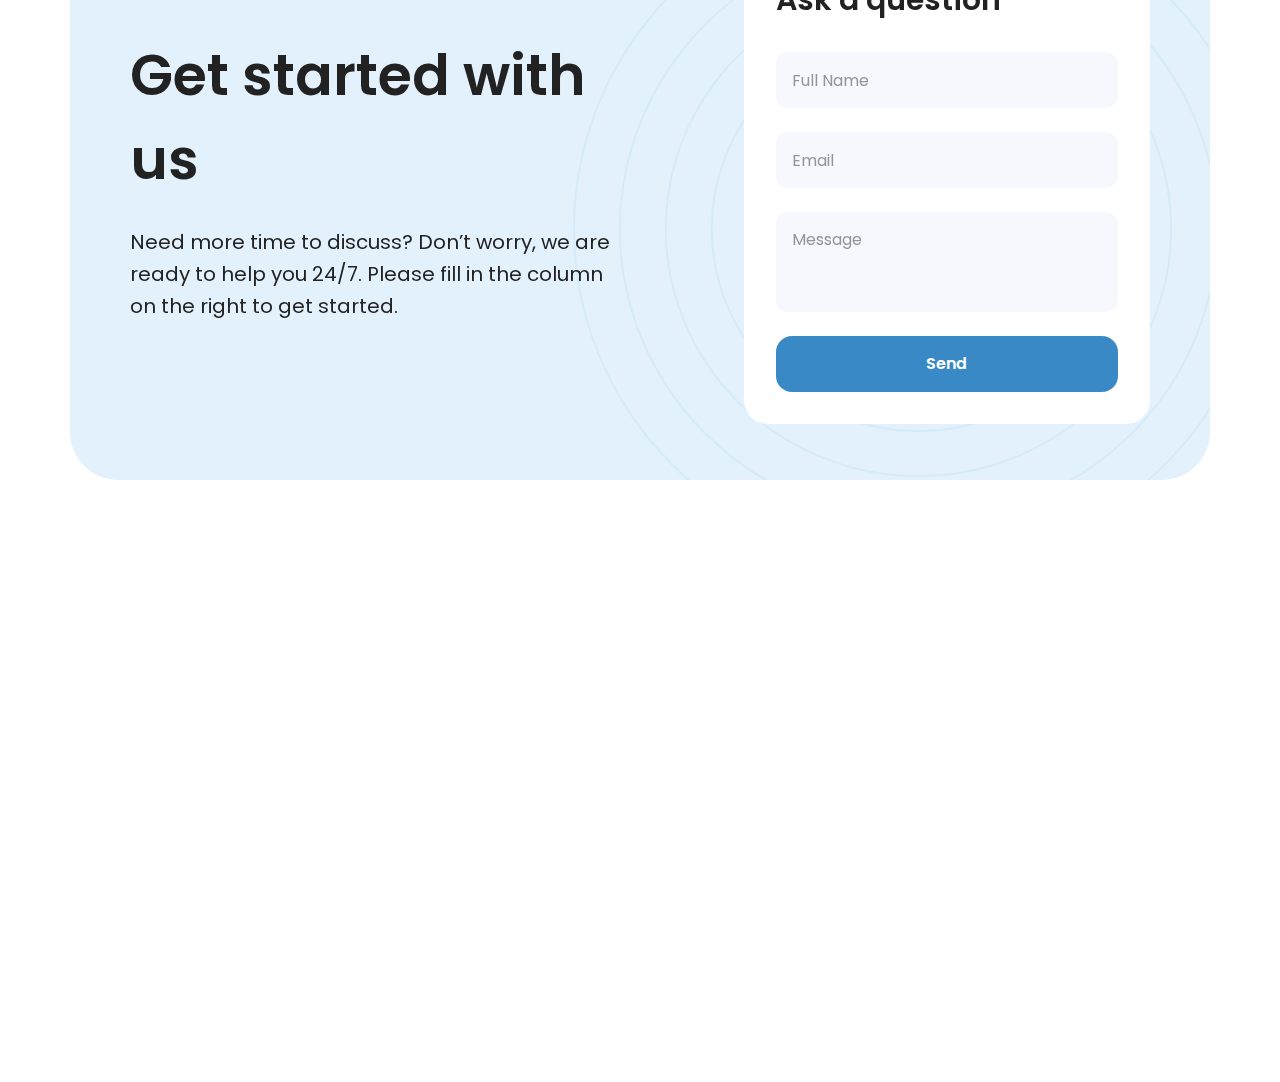
<file: search-results.html>
<!DOCTYPE html>
<html lang="en">
  <head>
    <meta charset="UTF-8" />
    <meta name="viewport" content="width=device-width, initial-scale=1, shrink-to-fit=no" />
    <meta http-equiv="x-ua-compatible" content="ie=edge" />
    <title>Mediguru</title>
    <link rel="icon" type="image/png" href="img/favicon.png" />
    <link
      href="https://fonts.googleapis.com/css2?family=Poppins:ital,wght@0,400;0,500;0,600;1,400;1,500;1,600&display=swap"
      rel="stylesheet"
    />
    <!-- Font Awesome -->
    <link rel="stylesheet" href="https://use.fontawesome.com/releases/v5.11.2/css/all.css" />
    <!-- Styles -->
    <link rel="stylesheet" href="css/mdb.pro.css" />
    <link rel="stylesheet" href="js/telinput/css/intlTelInput.css" />
    <link rel="stylesheet" href="css/aos.css" />
  </head>
  <body>
    <!-- Header -->
    <section class="header v2">
      <!-- Navbar -->
      <nav
        class="navbar navbar-expand-lg d-none d-sm-none d-lg-flex"
        aos-init
        aos-animate
        data-aos="fade-down"
        data-aos-duration="800"
      >
        <div class="container">
          <div class="left">
            <div class="logo">
              <a href=""><img src="img/logo.svg" alt="Mediguru" /></a>
            </div>
            <ul class="navbar-nav me-auto mb-2 mb-lg-0">
              <li class="nav-item">
                <a class="nav-link" aria-current="page" href="https://ferdiaktac.github.io/mediguru/find-a-doctor">Find a Doctor</a>
              </li>
              <li class="nav-item">
                <a class="nav-link" href="https://ferdiaktac.github.io/mediguru/procedures">Procedures</a>
              </li>
              <li class="nav-item">
                <a class="nav-link" href="https://ferdiaktac.github.io/mediguru/faq">FAQ</a>
              </li>
            </ul>
          </div>
          <div class="right">
            <!-- Nav-Search -->
            <div class="hero-search form-group">
              <form autocomplete="off" action="">
                <input
                  type="text"
                  id="search"
                  class="form-control form-control-lg"
                  required
                  placeholder="Procedure, doctor, practice, treatment"
                  name="search"
                  autocomplete="off"
                />
                <a href="#" data-toggle="tooltip" data-mdb-placement="bottom" title="Close" class="search-close-button"
                  ><img src="img/icons/cross.svg"
                /></a>
              </form>
            </div>
            <!-- Nav-Search -->
            <a
              class="btn btn-floating search-button"
              href="#"
              role="button"
              data-toggle="tooltip"
              data-mdb-placement="bottom"
              title="Search"
              ><img src="img/icons/Search.svg"
            /></a>
            <!-- User Menu -->
            <div class="user">
              <div class="dropdown">
                <a
                  class="dropdown-toggle"
                  href="#"
                  role="button"
                  id="dropdownMenuLink"
                  data-toggle="dropdown"
                  aria-expanded="false"
                >
                  <img src="img/icons/UserCircle.svg" />
                  Jane Smith
                </a>

                <ul class="dropdown-menu" aria-labelledby="dropdownMenuLink">
                  <li>
                    <a class="dropdown-item" href="#"> <img src="img/icons/User.svg" />Account Details</a>
                  </li>
                  <li>
                    <a class="dropdown-item" href="#"> <img src="img/icons/HeartStraight.svg" />Favourite Doctor</a>
                  </li>
                  <li>
                    <a class="dropdown-item" href="#"> <img src="img/icons/CalendarBlank.svg" />Reservations</a>
                  </li>
                  <li>
                    <a class="dropdown-item" href="#"> <img src="img/icons/LockOpen.svg" />Change Password</a>
                  </li>
                  <li>
                    <a class="dropdown-item" href="#"> <img src="img/icons/SignOut.svg" />Logout</a>
                  </li>
                </ul>
              </div>
            </div>
            <!-- User Menu End -->

            <!-- <div class="signin-up">
              <a
                class="btn btn-outline-primary mr-4"
                href="#"
                role="button"
                data-toggle="modal"
                data-target="#loginModal"
                >Login</a
              >
              <a class="btn btn-primary" href="#" role="button" data-toggle="modal" data-target="#RegisterModal"
                >Sign Up</a
              >
            </div> -->
          </div>
        </div>
      </nav>
      <!-- Navbar End -->

      <!-- Navbar Mobile -->
      <nav class="navbar navbar-expand-sm d-sm-flex d-lg-none">
        <div class="container">
          <div class="left col-3 justify-content-start">
            <div class="menu">
              <a href="#" role="button" data-toggle="modal" data-target="#MobileMenu">
                <img src="img/icons/menu.svg" alt="" />
              </a>
            </div>
          </div>
          <div class="logo col-6 d-flex justify-content-center">
            <a href=""><img src="img/logo.svg" alt="Mediguru" /></a>
          </div>
          <div class="right col-3 justify-content-end">
            <a
              class="btn btn-floating search-button"
              href="#"
              role="button"
              data-toggle="tooltip"
              data-mdb-placement="bottom"
              title="Search"
              ><img src="img/icons/Search.svg" width="24"
            /></a>
            <!-- Nav-Search -->
            <div class="row">
              <div class="col">
                <div class="hero-search form-group">
                  <form autocomplete="off" action="">
                    <input
                      type="text"
                      id="searchMobile"
                      class="form-control form-control-lg"
                      required
                      placeholder="Procedure, doctor, practice, treatment"
                      name="search"
                      autocomplete="off"
                    />
                    <a
                      href="#"
                      data-toggle="tooltip"
                      data-mdb-placement="bottom"
                      title="Close"
                      class="search-close-button"
                      ><img src="img/icons/cross.svg"
                    /></a>
                  </form>
                </div>
              </div>
            </div>
            <!-- Nav-Search -->
            <div class="account">
              <a href="#" role="button" data-toggle="modal" data-target="#SignInUp">
                <img src="img/icons/UserCircle.svg" alt="" />
              </a>
            </div>
          </div>
        </div>
      </nav>
      <!-- Navbar End -->
    </section>
    <!-- Header End -->

    <!-- Content -->
    <section class="search-results">
      <div class="container">
        <div class="row">
          <div class="col-lg-12">
            <h6 class="mb-5 mt-32 text-center">Search Results <i>"<span>Breast</span>"</i></h6>
          </div>
          <div class="col-lg-12">
            <h3 class="mb-32">Procedures</h3>
            <div class="row" id="procedures-data"></div>
          </div>
          <div class="col-lg-12 mt-5">
            <h3 class="mb-32">Doctors</h3>
            <div class="row" id="doctors-data"></div>
          </div>
        </div>
      </div>
    </section>
    <!-- Content End -->

    <!-- Footer -->
    <footer>
      <div class="container ask-a-question" aos-init aos-animate data-aos="fade-up" data-aos-duration="1000">
        <div class="row">
          <div class="col-lg-6 d-flex flex-column justify-content-center">
            <div class="d1 mb-4">Get started with us</div>
            <p class="p20">
              Need more time to discuss? Don’t worry, we are ready to help you 24/7. Please fill in the column on the
              right to get started.
            </p>
          </div>
          <div class="col-lg-5 offset-lg-1">
            <form action="">
              <h3 class="mb-32">Ask a question</h3>
              <div class="form-group">
                <input
                  type="text"
                  class="form-control form-control-lg"
                  id="Ask_FullName"
                  placeholder="Full Name"
                  required="required"
                />
              </div>
              <div class="form-group">
                <input
                  type="email"
                  class="form-control form-control-lg"
                  id="Ask_Email"
                  placeholder="Email"
                  required="required"
                />
              </div>
              <div class="form-group">
                <textarea
                  type="textarea"
                  class="form-control form-control-lg"
                  id="Ask_Messsage"
                  placeholder="Message"
                  required="required"
                  style="height: 100px; resize: none"
                ></textarea>
              </div>
              <button type="submit" class="btn btn-primary w-100">Send</button>
            </form>
          </div>
        </div>
      </div>
      <div class="container footer" aos-init aos-animate data-aos="fade-up" data-aos-duration="1000">
        <div class="row">
          <div class="col-lg-4 mediguru mb-md-4">
            <img src="img/logo.svg" alt="" />
            <span>Find the Best Doctors in Turkey</span>
            <ul class="social">
              <li>
                <a href=""><img src="img/icons/facebook.svg" alt="" /> </a>
              </li>
              <li>
                <a href=""><img src="img/icons/twitter.svg" alt="" /> </a>
              </li>
              <li>
                <a href=""><img src="img/icons/instagram.svg" alt="" /> </a>
              </li>
              <li>
                <a href=""><img src="img/icons/linkedin.svg" alt="" /> </a>
              </li>
            </ul>
          </div>
          <div class="col-lg-2 mb-md-4">
            <h4 class="title">About</h4>
            <ul class="footer-menu">
              <li><a href="">Menu Item</a></li>
              <li><a href="">Menu Item</a></li>
              <li><a href="">Menu Item</a></li>
              <li><a href="">Terms & Conditions</a></li>
              <li><a href="">Privacy Policy</a></li>
            </ul>
          </div>
          <div class="col-lg-2 mb-md-4">
            <h4 class="title">Link</h4>
            <ul class="footer-menu">
              <li><a href="">Find a Doctor</a></li>
              <li><a href="">Procedures</a></li>
              <li><a href="">FAQ</a></li>
              <li><a href="">Menu Item</a></li>
              <li><a href="">Menu Item</a></li>
            </ul>
          </div>
          <div class="col-lg-4">
            <h4 class="title">Contact</h4>
            <ul class="footer-menu">
              <li>
                <img src="img/icons/Phone.svg" />
                <a href="tel:+90 850 888 88 88">+90 850 888 88 88</a>
              </li>
              <li>
                <img src="img/icons/Envelope.svg" />
                <a href="mailto:contact@mediguru.com">contact@mediguru.com</a>
              </li>
              <li>
                <img src="img/icons/MapPin.svg" />
                Mecidiyekoy Neighborhood, Selahattin Pinar Road, Apartment Number:25/2<br />Sisli/Istanbul TURKEY
              </li>
            </ul>
          </div>
          <div class="col-lg-12 copyright">© 2023 All Rights Reserved - <a href="">Mediguru</a></div>
        </div>
      </div>
    </footer>
    <!-- Footer End-->

    <!-- Modals -->

    <!--Login Modal-->
    <div class="modal fade bottom" id="loginModal" tabindex="-1" aria-labelledby="#loginModal" aria-hidden="true">
      <div class="modal-dialog modal-dialog-centered">
        <div class="modal-content">
          <div class="modal-header d-flex justify-content-center">
            <h3 class="modal-title" id="#loginModal">Login</h3>
          </div>
          <div class="modal-body">
            <form>
              <div class="form-group">
                <label for="Email">Email</label>
                <input
                  type="email"
                  class="form-control form-control-lg"
                  id="Email"
                  placeholder="Email"
                  required="required"
                />
              </div>
              <div class="form-group">
                <label for="loginPassword">Password</label>
                <input
                  type="password"
                  class="form-control form-control-lg"
                  id="password"
                  placeholder="Password"
                  required="required"
                />
              </div>
              <div class="row justify-content-between">
                <div class="col">
                  <div class="form-check">
                    <input type="checkbox" class="form-check-input" id="Remember" />
                    <label class="form-check-label" for="Remember">Remember me</label>
                  </div>
                </div>
                <div class="col text-right">
                  <a
                    type="button"
                    class="btn btn-link"
                    data-toggle="modal"
                    data-target="#ForgotPassword"
                    data-dismiss="modal"
                    >Forgot Password</a
                  >
                </div>
              </div>
              <button type="submit" class="btn btn-primary w-100">Login</button>
              <div class="row">
                <div class="col text-center mt-4">
                  Don’t have an account?
                  <a
                    type="button"
                    class="btn btn-link"
                    data-toggle="modal"
                    data-dismiss="modal"
                    data-target="#RegisterModal"
                    >Register</a
                  >
                </div>
              </div>
            </form>
          </div>
        </div>
      </div>
    </div>
    <!--Login Modal end-->

    <!--Register Modal-->
    <div class="modal fade bottom" id="RegisterModal" tabindex="-1" aria-labelledby="#RegisterModal" aria-hidden="true">
      <div class="modal-dialog modal-dialog-centered modal-dialog-scrollable">
        <div class="modal-content">
          <div class="modal-header d-flex justify-content-center">
            <h3 class="modal-title" id="#RegisterModal">Sign Up</h3>
          </div>
          <div class="modal-body">
            <form action="" oninput='up2.setCustomValidity(up2.value != up.value ? "Passwords do not match." : "")'>
              <div class="form-group">
                <label for="FullName">Full Name</label>
                <input
                  type="text"
                  class="form-control form-control-lg"
                  id="FullName"
                  placeholder="Full Name"
                  required="required"
                />
              </div>
              <div class="form-group">
                <label for="Email">Email</label>
                <input
                  type="email"
                  class="form-control form-control-lg"
                  id="EmailRegister"
                  placeholder="Email"
                  required="required"
                />
              </div>
              <div class="form-group">
                <label for="tel_number">Phone</label>
                <input
                  type="tel"
                  class="form-control form-control-lg"
                  id="tel_number"
                  name="tel_number"
                  required="required"
                />
              </div>
              <div class="form-group">
                <label for="password1">Password</label>
                <input
                  type="password"
                  class="form-control form-control-lg"
                  id="password1"
                  placeholder="Password"
                  required="required"
                  name="up"
                />
              </div>
              <div class="form-group">
                <label for="password2">Password Confirmation</label>
                <input
                  type="password"
                  class="form-control form-control-lg"
                  id="password2"
                  placeholder="Password Confirmation"
                  required="required"
                  name="up2"
                />
              </div>
              <div class="row justify-content-center">
                <div class="col">
                  <div class="form-check">
                    <input type="checkbox" class="form-check-input" id="Terms" />
                    <label class="form-check-label" for="Terms"
                      >I agree to the
                      <a type="button" class="btn btn-link" data-toggle="modal" data-target="#TermsAndConditions"
                        >Terms & Conditions</a
                      ></label
                    >
                  </div>
                </div>
              </div>
              <button type="submit" class="btn btn-primary w-100">Sign Up</button>
              <div class="row">
                <div class="col text-center mt-4">
                  Already have an account?
                  <a
                    type="button"
                    class="btn btn-link"
                    data-toggle="modal"
                    data-target="#loginModal"
                    data-dismiss="modal"
                    >Login</a
                  >
                </div>
              </div>
            </form>
          </div>
        </div>
      </div>
    </div>
    <!--Register Modal end-->

    <!--TermsAndConditions Modal-->
    <div
      class="modal fade bottom"
      id="TermsAndConditions"
      tabindex="-1"
      aria-labelledby="#TermsAndConditions"
      aria-hidden="true"
    >
      <div class="modal-dialog modal-dialog-centered modal-dialog-scrollable modal-lg">
        <div class="modal-content">
          <div class="modal-header d-flex justify-content-center pb-4">
            <h3 class="modal-title" id="#TermsAndConditions">Terms & Conditions</h3>
          </div>
          <div class="modal-body">
            <p>
              Lorem ipsum dolor sit amet, consectetur adipiscing elit. Nunc vestibulum egestas odio, eget vehicula
              libero feugiat vitae. Lorem ipsum dolor sit amet, consectetur adipiscing elit. Duis luctus turpis neque,
              sed sagittis lectus faucibus interdum. Vestibulum efficitur viverra faucibus. Duis sagittis vel velit ut
              faucibus. Aenean aliquet magna dolor, egestas commodo ligula varius a. Duis dignissim metus lacus, nec
              hendrerit arcu tempus et. Donec ligula metus, mollis et purus vitae, mattis hendrerit ante. Ut lacus enim,
              luctus ac semper vitae, efficitur vel purus. Vivamus venenatis venenatis eros, et varius ipsum. Nunc in
              odio nec ipsum malesuada fringilla. Nulla in orci lobortis, pretium nibh vel, sagittis ante. Suspendisse
              vitae nulla aliquam, auctor purus at, eleifend ex. Sed ullamcorper congue nulla ut semper. Curabitur
              pharetra aliquam est, a pharetra neque.
            </p>
            <p>
              Nam ac vulputate enim. Vivamus eu elit vitae nisl porttitor vestibulum id cursus urna. Proin et velit
              justo. Maecenas tempus viverra purus et consectetur. Proin consequat blandit augue vel sagittis. Sed quis
              lorem orci. In et tellus vitae turpis mollis laoreet vel gravida neque. Fusce ex nibh, bibendum non ornare
              eget, posuere ut eros. Mauris rutrum vel orci tincidunt convallis. Curabitur sapien nulla, fermentum sed
              nisi ut, euismod vehicula lectus. Donec et ipsum sed neque imperdiet ornare id vel sapien. Suspendisse
              auctor lacinia orci ut rutrum.
            </p>
            <p>
              Lorem ipsum dolor sit amet, consectetur adipiscing elit. Nunc vestibulum egestas odio, eget vehicula
              libero feugiat vitae. Lorem ipsum dolor sit amet, consectetur adipiscing elit. Duis luctus turpis neque,
              sed sagittis lectus faucibus interdum. Vestibulum efficitur viverra faucibus. Duis sagittis vel velit ut
              faucibus. Aenean aliquet magna dolor, egestas commodo ligula varius a. Duis dignissim metus lacus, nec
              hendrerit arcu tempus et. Donec ligula metus, mollis et purus vitae, mattis hendrerit ante. Ut lacus enim,
              luctus ac semper vitae, efficitur vel purus. Vivamus venenatis venenatis eros, et varius ipsum. Nunc in
              odio nec ipsum malesuada fringilla. Nulla in orci lobortis, pretium nibh vel, sagittis ante. Suspendisse
              vitae nulla aliquam, auctor purus at, eleifend ex. Sed ullamcorper congue nulla ut semper. Curabitur
              pharetra aliquam est, a pharetra neque.
            </p>
            <p>
              Nam ac vulputate enim. Vivamus eu elit vitae nisl porttitor vestibulum id cursus urna. Proin et velit
              justo. Maecenas tempus viverra purus et consectetur. Proin consequat blandit augue vel sagittis. Sed quis
              lorem orci. In et tellus vitae turpis mollis laoreet vel gravida neque. Fusce ex nibh, bibendum non ornare
              eget, posuere ut eros. Mauris rutrum vel orci tincidunt convallis. Curabitur sapien nulla, fermentum sed
              nisi ut, euismod vehicula lectus. Donec et ipsum sed neque imperdiet ornare id vel sapien. Suspendisse
              auctor lacinia orci ut rutrum.
            </p>
          </div>
          <div class="modal-footer justify-content-center">
            <button
              type="button"
              class="btn btn-outline-primary w-50"
              data-toggle="modal"
              data-target="#RegisterModal"
              data-dismiss="modal"
            >
              Close
            </button>
          </div>
        </div>
      </div>
    </div>
    <!--TermsAndConditions Modal end-->

    <!--Reset Password Modal-->
    <div
      class="modal fade bottom"
      id="ForgotPassword"
      tabindex="-1"
      aria-labelledby="#ForgotPassword"
      aria-hidden="true"
    >
      <div class="modal-dialog modal-dialog-centered">
        <div class="modal-content">
          <div class="modal-header d-flex justify-content-center flex-column">
            <h3 class="modal-title" id="#ForgotPassword">Reset Password</h3>
            <p>Enter your email address and we will send you a link to login.</p>
          </div>
          <div class="modal-body">
            <form>
              <div class="form-group">
                <label for="Email_Reset">Email</label>
                <input
                  type="email"
                  class="form-control form-control-lg"
                  id="Email_Reset"
                  placeholder="Email"
                  required="required"
                />
              </div>
              <button type="submit" class="btn btn-primary w-100">Send</button>
            </form>
          </div>
        </div>
      </div>
    </div>
    <!--Reset Password Modal end-->

    <!--Account Mobile Modal-->
    <div class="modal fade bottom" id="SignInUp" tabindex="-1" aria-labelledby="#SignInUp" aria-hidden="true">
      <div class="modal-dialog modal-dialog-centered">
        <div class="modal-content">
          <div class="modal-header d-flex justify-content-center">
            <h3 class="modal-title" id="#SignInUp">Account</h3>
          </div>
          <div class="modal-body">
            <!-- <div class="signin-up">
              <a
                class="btn btn-outline-primary w-100 mb-4"
                href="#"
                role="button"
                data-toggle="modal"
                data-target="#loginModal"
                data-dismiss="modal"
                >Login</a
              >
              <a
                class="btn btn-primary w-100"
                href="#"
                role="button"
                data-toggle="modal"
                data-target="#RegisterModal"
                data-dismiss="modal"
                >Sign Up</a
              >
            </div> -->
            <!-- If Logged In -->
            <div class="user">
              <div class="dropdown">
                <a>
                  <img src="img/icons/UserCircle.svg" />
                  Jane Smith
                </a>

                <ul class="dropdown-menu">
                  <li>
                    <a class="dropdown-item" href="#"> <img src="img/icons/User.svg" />Account Details</a>
                  </li>
                  <li>
                    <a class="dropdown-item" href="#"> <img src="img/icons/HeartStraight.svg" />Favourite Doctor</a>
                  </li>
                  <li>
                    <a class="dropdown-item" href="#"> <img src="img/icons/CalendarBlank.svg" />Reservations</a>
                  </li>
                  <li>
                    <a class="dropdown-item" href="#"> <img src="img/icons/LockOpen.svg" />Change Password</a>
                  </li>
                  <li>
                    <a class="dropdown-item" href="#"> <img src="img/icons/SignOut.svg" />Logout</a>
                  </li>
                </ul>
              </div>
            </div>
            <!-- If Logged In End -->
          </div>
        </div>
      </div>
    </div>
    <!--Account Mobile Modal end-->

    <!--Mobile Menu Modal-->
    <div class="modal fade bottom" id="MobileMenu" tabindex="-1" aria-labelledby="#MobileMenu" aria-hidden="true">
      <div class="modal-dialog modal-dialog-centered">
        <div class="modal-content">
          <div class="modal-header d-flex justify-content-center">
            <h3 class="modal-title" id="#MobileMenu">Menu</h3>
          </div>
          <div class="modal-body">
            <div class="user">
              <div class="dropdown">
                <ul class="dropdown-menu">
                  <li>
                    <a class="dropdown-item" href="#">Find a Doctor</a>
                  </li>
                  <li>
                    <a class="dropdown-item" href="#">Procedures</a>
                  </li>
                  <li>
                    <a class="dropdown-item" href="#">FAQ</a>
                  </li>
                </ul>
              </div>
            </div>
          </div>
        </div>
      </div>
    </div>
    <!--Mobile Menu Modal End -->

    <!-- Modals End -->
  </body>

  <!-- Scripts -->
  <script type="text/javascript" src="js/jquery-3.6.0.min.js"></script>
  <script type="text/javascript" src="js/mdb.min.js"></script>
  <script type="text/javascript" src="js/main.js"></script>
  <script type="text/javascript" src="js/aos.js"></script>
  <script type="text/javascript" src="js/telinput/js/utils.js"></script>
  <script type="text/javascript" src="js/telinput/js/intlTelInput.min.js"></script>

  <!-- Custom Scripts -->
  <script>
    // Get Doctors
    const FilterDataDoctors = document.getElementById("doctors-data");
    const getItems = () => {
      return fetch("data/doctors.json")
        .then((data) => data.json())
        .then((data) => {
          const filteredData = data.filter(
            (item) =>
              // Filter with Doctors ID's
              item.id === "dr_1" || item.id === "dr_2" || item.id === "dr_3" || item.id === "dr_4" || item.id === "dr_5"
          );
          return filteredData;
        });
    };

    getItems().then((items) => {
      renderItems(items);
    });

    // Doctor Template
    const renderItems = (items) => {
      const elements = items.map((item) => {
        const template = `
        <!-- Doctor Item -->
        <div class="col-lg-4 mb-32">
          <a href="${item.link}" class="doctor-item">
            <div class="left">
              <img src="${item.img}" alt="" />
            </div>
            <div class="right">
              <div class="top">
                <div class="doctor-info">
                  <h6 class="doctor-name">${item.name}</h6>
                  <span class="p14 semibold pt-1">${item.specialty}</span>
                </div>
                <div class="favorite">
                  <!-- If is not logged in -->
                  <!-- <div class="favorite" data-toggle="modal" data-target="#loginModal">
                  <input type="checkbox" class="favorite-checkbox" id="${item.id}" disabled/> -->
                  <!-- If is not logged in -->
                  <input type="checkbox" class="favorite-checkbox" id="${item.id}" />
                  <label for="${item.id}">
                    <svg id="heart-svg" viewBox="467 392 58 57" xmlns="http://www.w3.org/2000/svg">
                      <g id="Group" fill="none" fill-rule="evenodd" transform="translate(467 392)">
                        <path
                          d="M29.144 20.773c-.063-.13-4.227-8.67-11.44-2.59C7.63 28.795 28.94 43.256 29.143 43.394c.204-.138 21.513-14.6 11.44-25.213-7.214-6.08-11.377 2.46-11.44 2.59z"
                          id="heart"
                          fill="#c6d2db"
                        />
                        <circle id="main-circ" fill="#E2264D" opacity="0" cx="29.5" cy="29.5" r="1.5" />

                        <g id="grp7" opacity="0" transform="translate(7 6)">
                          <circle id="oval1" fill="#9CD8C3" cx="2" cy="6" r="2" />
                          <circle id="oval2" fill="#8CE8C3" cx="5" cy="2" r="2" />
                        </g>

                        <g id="grp6" opacity="0" transform="translate(0 28)">
                          <circle id="oval1" fill="#CC8EF5" cx="2" cy="7" r="2" />
                          <circle id="oval2" fill="#91D2FA" cx="3" cy="2" r="2" />
                        </g>

                        <g id="grp3" opacity="0" transform="translate(52 28)">
                          <circle id="oval2" fill="#9CD8C3" cx="2" cy="7" r="2" />
                          <circle id="oval1" fill="#8CE8C3" cx="4" cy="2" r="2" />
                        </g>

                        <g id="grp2" opacity="0" transform="translate(44 6)">
                          <circle id="oval2" fill="#CC8EF5" cx="5" cy="6" r="2" />
                          <circle id="oval1" fill="#CC8EF5" cx="2" cy="2" r="2" />
                        </g>

                        <g id="grp5" opacity="0" transform="translate(14 50)">
                          <circle id="oval1" fill="#91D2FA" cx="6" cy="5" r="2" />
                          <circle id="oval2" fill="#91D2FA" cx="2" cy="2" r="2" />
                        </g>

                        <g id="grp4" opacity="0" transform="translate(35 50)">
                          <circle id="oval1" fill="#F48EA7" cx="6" cy="5" r="2" />
                          <circle id="oval2" fill="#F48EA7" cx="2" cy="2" r="2" />
                        </g>

                        <g id="grp1" opacity="0" transform="translate(24)">
                          <circle id="oval1" fill="#9FC7FA" cx="2.5" cy="3" r="2" />
                          <circle id="oval2" fill="#9FC7FA" cx="7.5" cy="2" r="2" />
                        </g>
                      </g>
                    </svg>
                  </label>
                </div>
              </div>
              <div class="bottom">
                <div class="place">
                  <img src="img/icons/place.svg" alt="" />
                  ${item.city}
                </div>
                <div class="rating">
                  <div class="rate">
                    <img src="img/icons/star-outline.svg" alt="" />
                    ${item.rate}
                  </div>
                  <div class="comment">(<span>${item.comment}</span>)</div>
                </div>
              </div>
            </div>
          </a>
        </div>
        <!-- Doctor Item End-->
              `;
        return template;
      });
      FilterDataDoctors.innerHTML = elements.join("\n");
    };

    // Get Procedures
    const FilterDataProcedures = document.getElementById("procedures-data");
    const getItemsProcedures = () => {
      return fetch("data/procedures.json")
        .then((data) => data.json())
        .then((data) => {
          const filteredData = data.filter(
            (item) =>
              // Filter with Procedures ID's
              item.id === "pr_1" ||
              item.id === "pr_2" ||
              item.id === "pr_3" ||
              item.id === "pr_4" ||
              item.id === "pr_5" ||
              item.id === "pr_6"
          );
          return filteredData;
        });
    };

    getItemsProcedures().then((items) => {
      renderProcedureItems(items);
    });

    //Procedure Template
    const renderProcedureItems = (items) => {
      const elements = items.map((item) => {
        const template = `
        <!-- Procedure Item -->
          <div class="col-lg-3 col-md-6 col-xs-12 mb-32">
            <a class="procedure-item" id="${item.id}" href="#">
              <img src="${item.img}" alt="" />
              <div class="procedure-info">
                <h6 class="procedure-name">${item.title}</h6>
                <span class="p14 pt-1">${item.concern}</span>
              </div>
            </a>
          </div>
          <!-- Procedure Item End-->
          `;
        return template;
      });
      FilterDataProcedures.innerHTML = elements.join("\n");
    };
  </script>
  <!-- Scripts End -->
</html>
</file>
<file: js/telinput/css/intlTelInput.css>
.iti {
  position: relative;
  display: inline-block; }
  .iti * {
    box-sizing: border-box;
    -moz-box-sizing: border-box; }
  .iti__hide {
    display: none; }
  .iti__v-hide {
    visibility: hidden; }
  .iti input, .iti input[type=text], .iti input[type=tel] {
    position: relative;
    z-index: 0;
    margin-top: 0 !important;
    margin-bottom: 0 !important;
    padding-right: 36px;
    margin-right: 0; }
  .iti__flag-container {
    position: absolute;
    top: 0;
    bottom: 0;
    right: 0;
    padding: 1px; }
  .iti__selected-flag {
    z-index: 1;
    position: relative;
    display: flex;
    align-items: center;
    height: 100%;
    padding: 0 6px 0 8px; }
  .iti__arrow {
    margin-left: 6px;
    width: 0;
    height: 0;
    border-left: 3px solid transparent;
    border-right: 3px solid transparent;
    border-top: 4px solid #555; }
    .iti__arrow--up {
      border-top: none;
      border-bottom: 4px solid #555; }
  .iti__country-list {
    position: absolute;
    z-index: 2;
    list-style: none;
    text-align: left;
    padding: 0;
    margin: 0 0 0 -1px;
    box-shadow: 1px 1px 4px rgba(0, 0, 0, 0.2);
    background-color: white;
    border: 1px solid #CCC;
    white-space: nowrap;
    max-height: 200px;
    overflow-y: scroll;
    -webkit-overflow-scrolling: touch; }
    .iti__country-list--dropup {
      bottom: 100%;
      margin-bottom: -1px; }
    @media (max-width: 500px) {
      .iti__country-list {
        white-space: normal; } }
  .iti__flag-box {
    display: inline-block;
    width: 20px; }
  .iti__divider {
    padding-bottom: 5px;
    margin-bottom: 5px;
    border-bottom: 1px solid #CCC; }
  .iti__country {
    padding: 5px 10px;
    outline: none; }
  .iti__dial-code {
    color: #999; }
  .iti__country.iti__highlight {
    background-color: rgba(0, 0, 0, 0.05); }
  .iti__flag-box, .iti__country-name, .iti__dial-code {
    vertical-align: middle; }
  .iti__flag-box, .iti__country-name {
    margin-right: 6px; }
  .iti--allow-dropdown input, .iti--allow-dropdown input[type=text], .iti--allow-dropdown input[type=tel], .iti--separate-dial-code input, .iti--separate-dial-code input[type=text], .iti--separate-dial-code input[type=tel] {
    padding-right: 6px;
    padding-left: 52px;
    margin-left: 0; }
  .iti--allow-dropdown .iti__flag-container, .iti--separate-dial-code .iti__flag-container {
    right: auto;
    left: 0; }
  .iti--allow-dropdown .iti__flag-container:hover {
    cursor: pointer; }
    .iti--allow-dropdown .iti__flag-container:hover .iti__selected-flag {
      background-color: rgba(0, 0, 0, 0.05); }
  .iti--allow-dropdown input[disabled] + .iti__flag-container:hover,
  .iti--allow-dropdown input[readonly] + .iti__flag-container:hover {
    cursor: default; }
    .iti--allow-dropdown input[disabled] + .iti__flag-container:hover .iti__selected-flag,
    .iti--allow-dropdown input[readonly] + .iti__flag-container:hover .iti__selected-flag {
      background-color: transparent; }
  .iti--separate-dial-code .iti__selected-flag {
    background-color: rgba(0, 0, 0, 0.05); }
  .iti--separate-dial-code .iti__selected-dial-code {
    margin-left: 6px; }
  .iti--container {
    position: absolute;
    top: -1000px;
    left: -1000px;
    z-index: 1060;
    padding: 1px; }
    .iti--container:hover {
      cursor: pointer; }

.iti-mobile .iti--container {
  top: 30px;
  bottom: 30px;
  left: 30px;
  right: 30px;
  position: fixed; }

.iti-mobile .iti__country-list {
  max-height: 100%;
  width: 100%; }

.iti-mobile .iti__country {
  padding: 10px 10px;
  line-height: 1.5em; }

.iti__flag {
  width: 20px; }
  .iti__flag.iti__be {
    width: 18px; }
  .iti__flag.iti__ch {
    width: 15px; }
  .iti__flag.iti__mc {
    width: 19px; }
  .iti__flag.iti__ne {
    width: 18px; }
  .iti__flag.iti__np {
    width: 13px; }
  .iti__flag.iti__va {
    width: 15px; }
  @media (-webkit-min-device-pixel-ratio: 2), (min-resolution: 192dpi) {
    .iti__flag {
      background-size: 5652px 15px; } }
  .iti__flag.iti__ac {
    height: 10px;
    background-position: 0px 0px; }
  .iti__flag.iti__ad {
    height: 14px;
    background-position: -22px 0px; }
  .iti__flag.iti__ae {
    height: 10px;
    background-position: -44px 0px; }
  .iti__flag.iti__af {
    height: 14px;
    background-position: -66px 0px; }
  .iti__flag.iti__ag {
    height: 14px;
    background-position: -88px 0px; }
  .iti__flag.iti__ai {
    height: 10px;
    background-position: -110px 0px; }
  .iti__flag.iti__al {
    height: 15px;
    background-position: -132px 0px; }
  .iti__flag.iti__am {
    height: 10px;
    background-position: -154px 0px; }
  .iti__flag.iti__ao {
    height: 14px;
    background-position: -176px 0px; }
  .iti__flag.iti__aq {
    height: 14px;
    background-position: -198px 0px; }
  .iti__flag.iti__ar {
    height: 13px;
    background-position: -220px 0px; }
  .iti__flag.iti__as {
    height: 10px;
    background-position: -242px 0px; }
  .iti__flag.iti__at {
    height: 14px;
    background-position: -264px 0px; }
  .iti__flag.iti__au {
    height: 10px;
    background-position: -286px 0px; }
  .iti__flag.iti__aw {
    height: 14px;
    background-position: -308px 0px; }
  .iti__flag.iti__ax {
    height: 13px;
    background-position: -330px 0px; }
  .iti__flag.iti__az {
    height: 10px;
    background-position: -352px 0px; }
  .iti__flag.iti__ba {
    height: 10px;
    background-position: -374px 0px; }
  .iti__flag.iti__bb {
    height: 14px;
    background-position: -396px 0px; }
  .iti__flag.iti__bd {
    height: 12px;
    background-position: -418px 0px; }
  .iti__flag.iti__be {
    height: 15px;
    background-position: -440px 0px; }
  .iti__flag.iti__bf {
    height: 14px;
    background-position: -460px 0px; }
  .iti__flag.iti__bg {
    height: 12px;
    background-position: -482px 0px; }
  .iti__flag.iti__bh {
    height: 12px;
    background-position: -504px 0px; }
  .iti__flag.iti__bi {
    height: 12px;
    background-position: -526px 0px; }
  .iti__flag.iti__bj {
    height: 14px;
    background-position: -548px 0px; }
  .iti__flag.iti__bl {
    height: 14px;
    background-position: -570px 0px; }
  .iti__flag.iti__bm {
    height: 10px;
    background-position: -592px 0px; }
  .iti__flag.iti__bn {
    height: 10px;
    background-position: -614px 0px; }
  .iti__flag.iti__bo {
    height: 14px;
    background-position: -636px 0px; }
  .iti__flag.iti__bq {
    height: 14px;
    background-position: -658px 0px; }
  .iti__flag.iti__br {
    height: 14px;
    background-position: -680px 0px; }
  .iti__flag.iti__bs {
    height: 10px;
    background-position: -702px 0px; }
  .iti__flag.iti__bt {
    height: 14px;
    background-position: -724px 0px; }
  .iti__flag.iti__bv {
    height: 15px;
    background-position: -746px 0px; }
  .iti__flag.iti__bw {
    height: 14px;
    background-position: -768px 0px; }
  .iti__flag.iti__by {
    height: 10px;
    background-position: -790px 0px; }
  .iti__flag.iti__bz {
    height: 14px;
    background-position: -812px 0px; }
  .iti__flag.iti__ca {
    height: 10px;
    background-position: -834px 0px; }
  .iti__flag.iti__cc {
    height: 10px;
    background-position: -856px 0px; }
  .iti__flag.iti__cd {
    height: 15px;
    background-position: -878px 0px; }
  .iti__flag.iti__cf {
    height: 14px;
    background-position: -900px 0px; }
  .iti__flag.iti__cg {
    height: 14px;
    background-position: -922px 0px; }
  .iti__flag.iti__ch {
    height: 15px;
    background-position: -944px 0px; }
  .iti__flag.iti__ci {
    height: 14px;
    background-position: -961px 0px; }
  .iti__flag.iti__ck {
    height: 10px;
    background-position: -983px 0px; }
  .iti__flag.iti__cl {
    height: 14px;
    background-position: -1005px 0px; }
  .iti__flag.iti__cm {
    height: 14px;
    background-position: -1027px 0px; }
  .iti__flag.iti__cn {
    height: 14px;
    background-position: -1049px 0px; }
  .iti__flag.iti__co {
    height: 14px;
    background-position: -1071px 0px; }
  .iti__flag.iti__cp {
    height: 14px;
    background-position: -1093px 0px; }
  .iti__flag.iti__cr {
    height: 12px;
    background-position: -1115px 0px; }
  .iti__flag.iti__cu {
    height: 10px;
    background-position: -1137px 0px; }
  .iti__flag.iti__cv {
    height: 12px;
    background-position: -1159px 0px; }
  .iti__flag.iti__cw {
    height: 14px;
    background-position: -1181px 0px; }
  .iti__flag.iti__cx {
    height: 10px;
    background-position: -1203px 0px; }
  .iti__flag.iti__cy {
    height: 14px;
    background-position: -1225px 0px; }
  .iti__flag.iti__cz {
    height: 14px;
    background-position: -1247px 0px; }
  .iti__flag.iti__de {
    height: 12px;
    background-position: -1269px 0px; }
  .iti__flag.iti__dg {
    height: 10px;
    background-position: -1291px 0px; }
  .iti__flag.iti__dj {
    height: 14px;
    background-position: -1313px 0px; }
  .iti__flag.iti__dk {
    height: 15px;
    background-position: -1335px 0px; }
  .iti__flag.iti__dm {
    height: 10px;
    background-position: -1357px 0px; }
  .iti__flag.iti__do {
    height: 14px;
    background-position: -1379px 0px; }
  .iti__flag.iti__dz {
    height: 14px;
    background-position: -1401px 0px; }
  .iti__flag.iti__ea {
    height: 14px;
    background-position: -1423px 0px; }
  .iti__flag.iti__ec {
    height: 14px;
    background-position: -1445px 0px; }
  .iti__flag.iti__ee {
    height: 13px;
    background-position: -1467px 0px; }
  .iti__flag.iti__eg {
    height: 14px;
    background-position: -1489px 0px; }
  .iti__flag.iti__eh {
    height: 10px;
    background-position: -1511px 0px; }
  .iti__flag.iti__er {
    height: 10px;
    background-position: -1533px 0px; }
  .iti__flag.iti__es {
    height: 14px;
    background-position: -1555px 0px; }
  .iti__flag.iti__et {
    height: 10px;
    background-position: -1577px 0px; }
  .iti__flag.iti__eu {
    height: 14px;
    background-position: -1599px 0px; }
  .iti__flag.iti__fi {
    height: 12px;
    background-position: -1621px 0px; }
  .iti__flag.iti__fj {
    height: 10px;
    background-position: -1643px 0px; }
  .iti__flag.iti__fk {
    height: 10px;
    background-position: -1665px 0px; }
  .iti__flag.iti__fm {
    height: 11px;
    background-position: -1687px 0px; }
  .iti__flag.iti__fo {
    height: 15px;
    background-position: -1709px 0px; }
  .iti__flag.iti__fr {
    height: 14px;
    background-position: -1731px 0px; }
  .iti__flag.iti__ga {
    height: 15px;
    background-position: -1753px 0px; }
  .iti__flag.iti__gb {
    height: 10px;
    background-position: -1775px 0px; }
  .iti__flag.iti__gd {
    height: 12px;
    background-position: -1797px 0px; }
  .iti__flag.iti__ge {
    height: 14px;
    background-position: -1819px 0px; }
  .iti__flag.iti__gf {
    height: 14px;
    background-position: -1841px 0px; }
  .iti__flag.iti__gg {
    height: 14px;
    background-position: -1863px 0px; }
  .iti__flag.iti__gh {
    height: 14px;
    background-position: -1885px 0px; }
  .iti__flag.iti__gi {
    height: 10px;
    background-position: -1907px 0px; }
  .iti__flag.iti__gl {
    height: 14px;
    background-position: -1929px 0px; }
  .iti__flag.iti__gm {
    height: 14px;
    background-position: -1951px 0px; }
  .iti__flag.iti__gn {
    height: 14px;
    background-position: -1973px 0px; }
  .iti__flag.iti__gp {
    height: 14px;
    background-position: -1995px 0px; }
  .iti__flag.iti__gq {
    height: 14px;
    background-position: -2017px 0px; }
  .iti__flag.iti__gr {
    height: 14px;
    background-position: -2039px 0px; }
  .iti__flag.iti__gs {
    height: 10px;
    background-position: -2061px 0px; }
  .iti__flag.iti__gt {
    height: 13px;
    background-position: -2083px 0px; }
  .iti__flag.iti__gu {
    height: 11px;
    background-position: -2105px 0px; }
  .iti__flag.iti__gw {
    height: 10px;
    background-position: -2127px 0px; }
  .iti__flag.iti__gy {
    height: 12px;
    background-position: -2149px 0px; }
  .iti__flag.iti__hk {
    height: 14px;
    background-position: -2171px 0px; }
  .iti__flag.iti__hm {
    height: 10px;
    background-position: -2193px 0px; }
  .iti__flag.iti__hn {
    height: 10px;
    background-position: -2215px 0px; }
  .iti__flag.iti__hr {
    height: 10px;
    background-position: -2237px 0px; }
  .iti__flag.iti__ht {
    height: 12px;
    background-position: -2259px 0px; }
  .iti__flag.iti__hu {
    height: 10px;
    background-position: -2281px 0px; }
  .iti__flag.iti__ic {
    height: 14px;
    background-position: -2303px 0px; }
  .iti__flag.iti__id {
    height: 14px;
    background-position: -2325px 0px; }
  .iti__flag.iti__ie {
    height: 10px;
    background-position: -2347px 0px; }
  .iti__flag.iti__il {
    height: 15px;
    background-position: -2369px 0px; }
  .iti__flag.iti__im {
    height: 10px;
    background-position: -2391px 0px; }
  .iti__flag.iti__in {
    height: 14px;
    background-position: -2413px 0px; }
  .iti__flag.iti__io {
    height: 10px;
    background-position: -2435px 0px; }
  .iti__flag.iti__iq {
    height: 14px;
    background-position: -2457px 0px; }
  .iti__flag.iti__ir {
    height: 12px;
    background-position: -2479px 0px; }
  .iti__flag.iti__is {
    height: 15px;
    background-position: -2501px 0px; }
  .iti__flag.iti__it {
    height: 14px;
    background-position: -2523px 0px; }
  .iti__flag.iti__je {
    height: 12px;
    background-position: -2545px 0px; }
  .iti__flag.iti__jm {
    height: 10px;
    background-position: -2567px 0px; }
  .iti__flag.iti__jo {
    height: 10px;
    background-position: -2589px 0px; }
  .iti__flag.iti__jp {
    height: 14px;
    background-position: -2611px 0px; }
  .iti__flag.iti__ke {
    height: 14px;
    background-position: -2633px 0px; }
  .iti__flag.iti__kg {
    height: 12px;
    background-position: -2655px 0px; }
  .iti__flag.iti__kh {
    height: 13px;
    background-position: -2677px 0px; }
  .iti__flag.iti__ki {
    height: 10px;
    background-position: -2699px 0px; }
  .iti__flag.iti__km {
    height: 12px;
    background-position: -2721px 0px; }
  .iti__flag.iti__kn {
    height: 14px;
    background-position: -2743px 0px; }
  .iti__flag.iti__kp {
    height: 10px;
    background-position: -2765px 0px; }
  .iti__flag.iti__kr {
    height: 14px;
    background-position: -2787px 0px; }
  .iti__flag.iti__kw {
    height: 10px;
    background-position: -2809px 0px; }
  .iti__flag.iti__ky {
    height: 10px;
    background-position: -2831px 0px; }
  .iti__flag.iti__kz {
    height: 10px;
    background-position: -2853px 0px; }
  .iti__flag.iti__la {
    height: 14px;
    background-position: -2875px 0px; }
  .iti__flag.iti__lb {
    height: 14px;
    background-position: -2897px 0px; }
  .iti__flag.iti__lc {
    height: 10px;
    background-position: -2919px 0px; }
  .iti__flag.iti__li {
    height: 12px;
    background-position: -2941px 0px; }
  .iti__flag.iti__lk {
    height: 10px;
    background-position: -2963px 0px; }
  .iti__flag.iti__lr {
    height: 11px;
    background-position: -2985px 0px; }
  .iti__flag.iti__ls {
    height: 14px;
    background-position: -3007px 0px; }
  .iti__flag.iti__lt {
    height: 12px;
    background-position: -3029px 0px; }
  .iti__flag.iti__lu {
    height: 12px;
    background-position: -3051px 0px; }
  .iti__flag.iti__lv {
    height: 10px;
    background-position: -3073px 0px; }
  .iti__flag.iti__ly {
    height: 10px;
    background-position: -3095px 0px; }
  .iti__flag.iti__ma {
    height: 14px;
    background-position: -3117px 0px; }
  .iti__flag.iti__mc {
    height: 15px;
    background-position: -3139px 0px; }
  .iti__flag.iti__md {
    height: 10px;
    background-position: -3160px 0px; }
  .iti__flag.iti__me {
    height: 10px;
    background-position: -3182px 0px; }
  .iti__flag.iti__mf {
    height: 14px;
    background-position: -3204px 0px; }
  .iti__flag.iti__mg {
    height: 14px;
    background-position: -3226px 0px; }
  .iti__flag.iti__mh {
    height: 11px;
    background-position: -3248px 0px; }
  .iti__flag.iti__mk {
    height: 10px;
    background-position: -3270px 0px; }
  .iti__flag.iti__ml {
    height: 14px;
    background-position: -3292px 0px; }
  .iti__flag.iti__mm {
    height: 14px;
    background-position: -3314px 0px; }
  .iti__flag.iti__mn {
    height: 10px;
    background-position: -3336px 0px; }
  .iti__flag.iti__mo {
    height: 14px;
    background-position: -3358px 0px; }
  .iti__flag.iti__mp {
    height: 10px;
    background-position: -3380px 0px; }
  .iti__flag.iti__mq {
    height: 14px;
    background-position: -3402px 0px; }
  .iti__flag.iti__mr {
    height: 14px;
    background-position: -3424px 0px; }
  .iti__flag.iti__ms {
    height: 10px;
    background-position: -3446px 0px; }
  .iti__flag.iti__mt {
    height: 14px;
    background-position: -3468px 0px; }
  .iti__flag.iti__mu {
    height: 14px;
    background-position: -3490px 0px; }
  .iti__flag.iti__mv {
    height: 14px;
    background-position: -3512px 0px; }
  .iti__flag.iti__mw {
    height: 14px;
    background-position: -3534px 0px; }
  .iti__flag.iti__mx {
    height: 12px;
    background-position: -3556px 0px; }
  .iti__flag.iti__my {
    height: 10px;
    background-position: -3578px 0px; }
  .iti__flag.iti__mz {
    height: 14px;
    background-position: -3600px 0px; }
  .iti__flag.iti__na {
    height: 14px;
    background-position: -3622px 0px; }
  .iti__flag.iti__nc {
    height: 10px;
    background-position: -3644px 0px; }
  .iti__flag.iti__ne {
    height: 15px;
    background-position: -3666px 0px; }
  .iti__flag.iti__nf {
    height: 10px;
    background-position: -3686px 0px; }
  .iti__flag.iti__ng {
    height: 10px;
    background-position: -3708px 0px; }
  .iti__flag.iti__ni {
    height: 12px;
    background-position: -3730px 0px; }
  .iti__flag.iti__nl {
    height: 14px;
    background-position: -3752px 0px; }
  .iti__flag.iti__no {
    height: 15px;
    background-position: -3774px 0px; }
  .iti__flag.iti__np {
    height: 15px;
    background-position: -3796px 0px; }
  .iti__flag.iti__nr {
    height: 10px;
    background-position: -3811px 0px; }
  .iti__flag.iti__nu {
    height: 10px;
    background-position: -3833px 0px; }
  .iti__flag.iti__nz {
    height: 10px;
    background-position: -3855px 0px; }
  .iti__flag.iti__om {
    height: 10px;
    background-position: -3877px 0px; }
  .iti__flag.iti__pa {
    height: 14px;
    background-position: -3899px 0px; }
  .iti__flag.iti__pe {
    height: 14px;
    background-position: -3921px 0px; }
  .iti__flag.iti__pf {
    height: 14px;
    background-position: -3943px 0px; }
  .iti__flag.iti__pg {
    height: 15px;
    background-position: -3965px 0px; }
  .iti__flag.iti__ph {
    height: 10px;
    background-position: -3987px 0px; }
  .iti__flag.iti__pk {
    height: 14px;
    background-position: -4009px 0px; }
  .iti__flag.iti__pl {
    height: 13px;
    background-position: -4031px 0px; }
  .iti__flag.iti__pm {
    height: 14px;
    background-position: -4053px 0px; }
  .iti__flag.iti__pn {
    height: 10px;
    background-position: -4075px 0px; }
  .iti__flag.iti__pr {
    height: 14px;
    background-position: -4097px 0px; }
  .iti__flag.iti__ps {
    height: 10px;
    background-position: -4119px 0px; }
  .iti__flag.iti__pt {
    height: 14px;
    background-position: -4141px 0px; }
  .iti__flag.iti__pw {
    height: 13px;
    background-position: -4163px 0px; }
  .iti__flag.iti__py {
    height: 11px;
    background-position: -4185px 0px; }
  .iti__flag.iti__qa {
    height: 8px;
    background-position: -4207px 0px; }
  .iti__flag.iti__re {
    height: 14px;
    background-position: -4229px 0px; }
  .iti__flag.iti__ro {
    height: 14px;
    background-position: -4251px 0px; }
  .iti__flag.iti__rs {
    height: 14px;
    background-position: -4273px 0px; }
  .iti__flag.iti__ru {
    height: 14px;
    background-position: -4295px 0px; }
  .iti__flag.iti__rw {
    height: 14px;
    background-position: -4317px 0px; }
  .iti__flag.iti__sa {
    height: 14px;
    background-position: -4339px 0px; }
  .iti__flag.iti__sb {
    height: 10px;
    background-position: -4361px 0px; }
  .iti__flag.iti__sc {
    height: 10px;
    background-position: -4383px 0px; }
  .iti__flag.iti__sd {
    height: 10px;
    background-position: -4405px 0px; }
  .iti__flag.iti__se {
    height: 13px;
    background-position: -4427px 0px; }
  .iti__flag.iti__sg {
    height: 14px;
    background-position: -4449px 0px; }
  .iti__flag.iti__sh {
    height: 10px;
    background-position: -4471px 0px; }
  .iti__flag.iti__si {
    height: 10px;
    background-position: -4493px 0px; }
  .iti__flag.iti__sj {
    height: 15px;
    background-position: -4515px 0px; }
  .iti__flag.iti__sk {
    height: 14px;
    background-position: -4537px 0px; }
  .iti__flag.iti__sl {
    height: 14px;
    background-position: -4559px 0px; }
  .iti__flag.iti__sm {
    height: 15px;
    background-position: -4581px 0px; }
  .iti__flag.iti__sn {
    height: 14px;
    background-position: -4603px 0px; }
  .iti__flag.iti__so {
    height: 14px;
    background-position: -4625px 0px; }
  .iti__flag.iti__sr {
    height: 14px;
    background-position: -4647px 0px; }
  .iti__flag.iti__ss {
    height: 10px;
    background-position: -4669px 0px; }
  .iti__flag.iti__st {
    height: 10px;
    background-position: -4691px 0px; }
  .iti__flag.iti__sv {
    height: 12px;
    background-position: -4713px 0px; }
  .iti__flag.iti__sx {
    height: 14px;
    background-position: -4735px 0px; }
  .iti__flag.iti__sy {
    height: 14px;
    background-position: -4757px 0px; }
  .iti__flag.iti__sz {
    height: 14px;
    background-position: -4779px 0px; }
  .iti__flag.iti__ta {
    height: 10px;
    background-position: -4801px 0px; }
  .iti__flag.iti__tc {
    height: 10px;
    background-position: -4823px 0px; }
  .iti__flag.iti__td {
    height: 14px;
    background-position: -4845px 0px; }
  .iti__flag.iti__tf {
    height: 14px;
    background-position: -4867px 0px; }
  .iti__flag.iti__tg {
    height: 13px;
    background-position: -4889px 0px; }
  .iti__flag.iti__th {
    height: 14px;
    background-position: -4911px 0px; }
  .iti__flag.iti__tj {
    height: 10px;
    background-position: -4933px 0px; }
  .iti__flag.iti__tk {
    height: 10px;
    background-position: -4955px 0px; }
  .iti__flag.iti__tl {
    height: 10px;
    background-position: -4977px 0px; }
  .iti__flag.iti__tm {
    height: 14px;
    background-position: -4999px 0px; }
  .iti__flag.iti__tn {
    height: 14px;
    background-position: -5021px 0px; }
  .iti__flag.iti__to {
    height: 10px;
    background-position: -5043px 0px; }
  .iti__flag.iti__tr {
    height: 14px;
    background-position: -5065px 0px; }
  .iti__flag.iti__tt {
    height: 12px;
    background-position: -5087px 0px; }
  .iti__flag.iti__tv {
    height: 10px;
    background-position: -5109px 0px; }
  .iti__flag.iti__tw {
    height: 14px;
    background-position: -5131px 0px; }
  .iti__flag.iti__tz {
    height: 14px;
    background-position: -5153px 0px; }
  .iti__flag.iti__ua {
    height: 14px;
    background-position: -5175px 0px; }
  .iti__flag.iti__ug {
    height: 14px;
    background-position: -5197px 0px; }
  .iti__flag.iti__um {
    height: 11px;
    background-position: -5219px 0px; }
  .iti__flag.iti__un {
    height: 14px;
    background-position: -5241px 0px; }
  .iti__flag.iti__us {
    height: 11px;
    background-position: -5263px 0px; }
  .iti__flag.iti__uy {
    height: 14px;
    background-position: -5285px 0px; }
  .iti__flag.iti__uz {
    height: 10px;
    background-position: -5307px 0px; }
  .iti__flag.iti__va {
    height: 15px;
    background-position: -5329px 0px; }
  .iti__flag.iti__vc {
    height: 14px;
    background-position: -5346px 0px; }
  .iti__flag.iti__ve {
    height: 14px;
    background-position: -5368px 0px; }
  .iti__flag.iti__vg {
    height: 10px;
    background-position: -5390px 0px; }
  .iti__flag.iti__vi {
    height: 14px;
    background-position: -5412px 0px; }
  .iti__flag.iti__vn {
    height: 14px;
    background-position: -5434px 0px; }
  .iti__flag.iti__vu {
    height: 12px;
    background-position: -5456px 0px; }
  .iti__flag.iti__wf {
    height: 14px;
    background-position: -5478px 0px; }
  .iti__flag.iti__ws {
    height: 10px;
    background-position: -5500px 0px; }
  .iti__flag.iti__xk {
    height: 15px;
    background-position: -5522px 0px; }
  .iti__flag.iti__ye {
    height: 14px;
    background-position: -5544px 0px; }
  .iti__flag.iti__yt {
    height: 14px;
    background-position: -5566px 0px; }
  .iti__flag.iti__za {
    height: 14px;
    background-position: -5588px 0px; }
  .iti__flag.iti__zm {
    height: 14px;
    background-position: -5610px 0px; }
  .iti__flag.iti__zw {
    height: 10px;
    background-position: -5632px 0px; }

.iti__flag {
  height: 15px;
  box-shadow: 0px 0px 1px 0px #888;
  background-image: url("../img/flags.png");
  background-repeat: no-repeat;
  background-color: #DBDBDB;
  background-position: 20px 0; }
  @media (-webkit-min-device-pixel-ratio: 2), (min-resolution: 192dpi) {
    .iti__flag {
      background-image: url("../img/flags@2x.png"); } }

.iti__flag.iti__np {
  background-color: transparent; }
</file>
